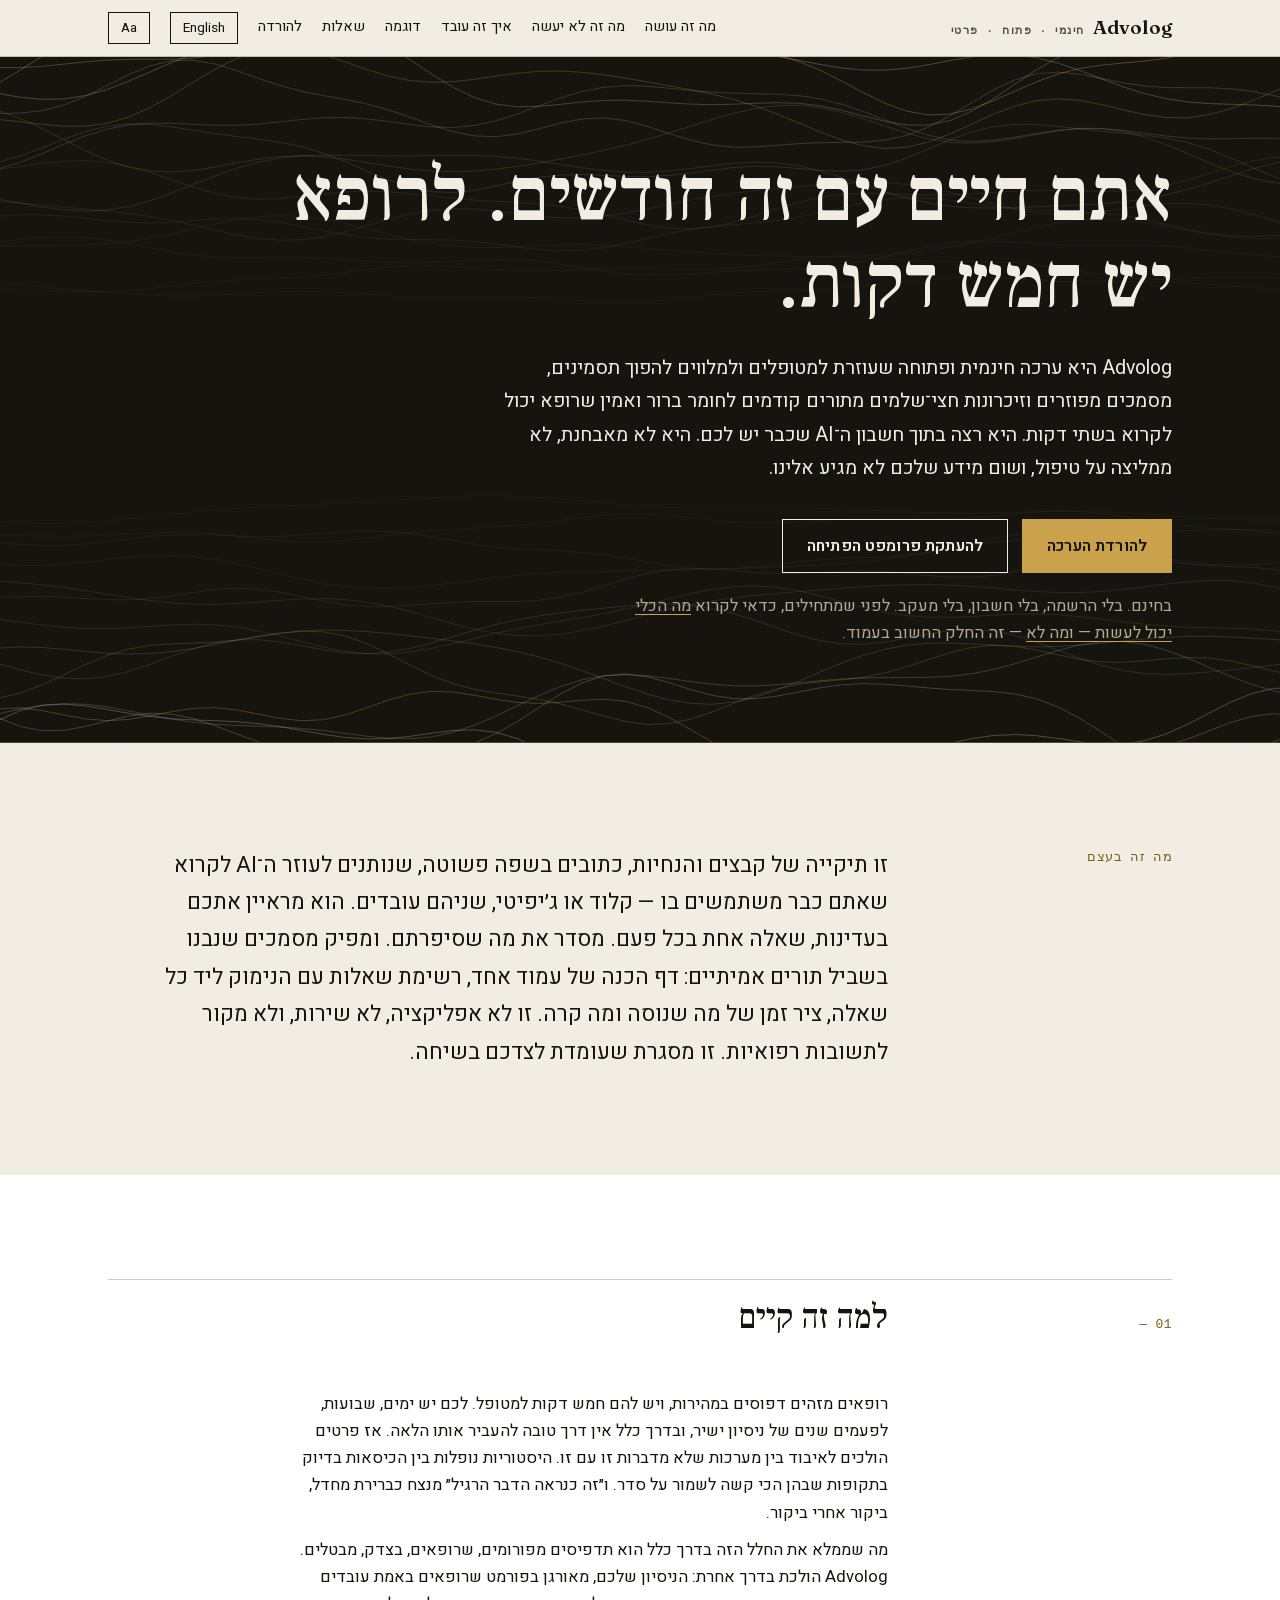
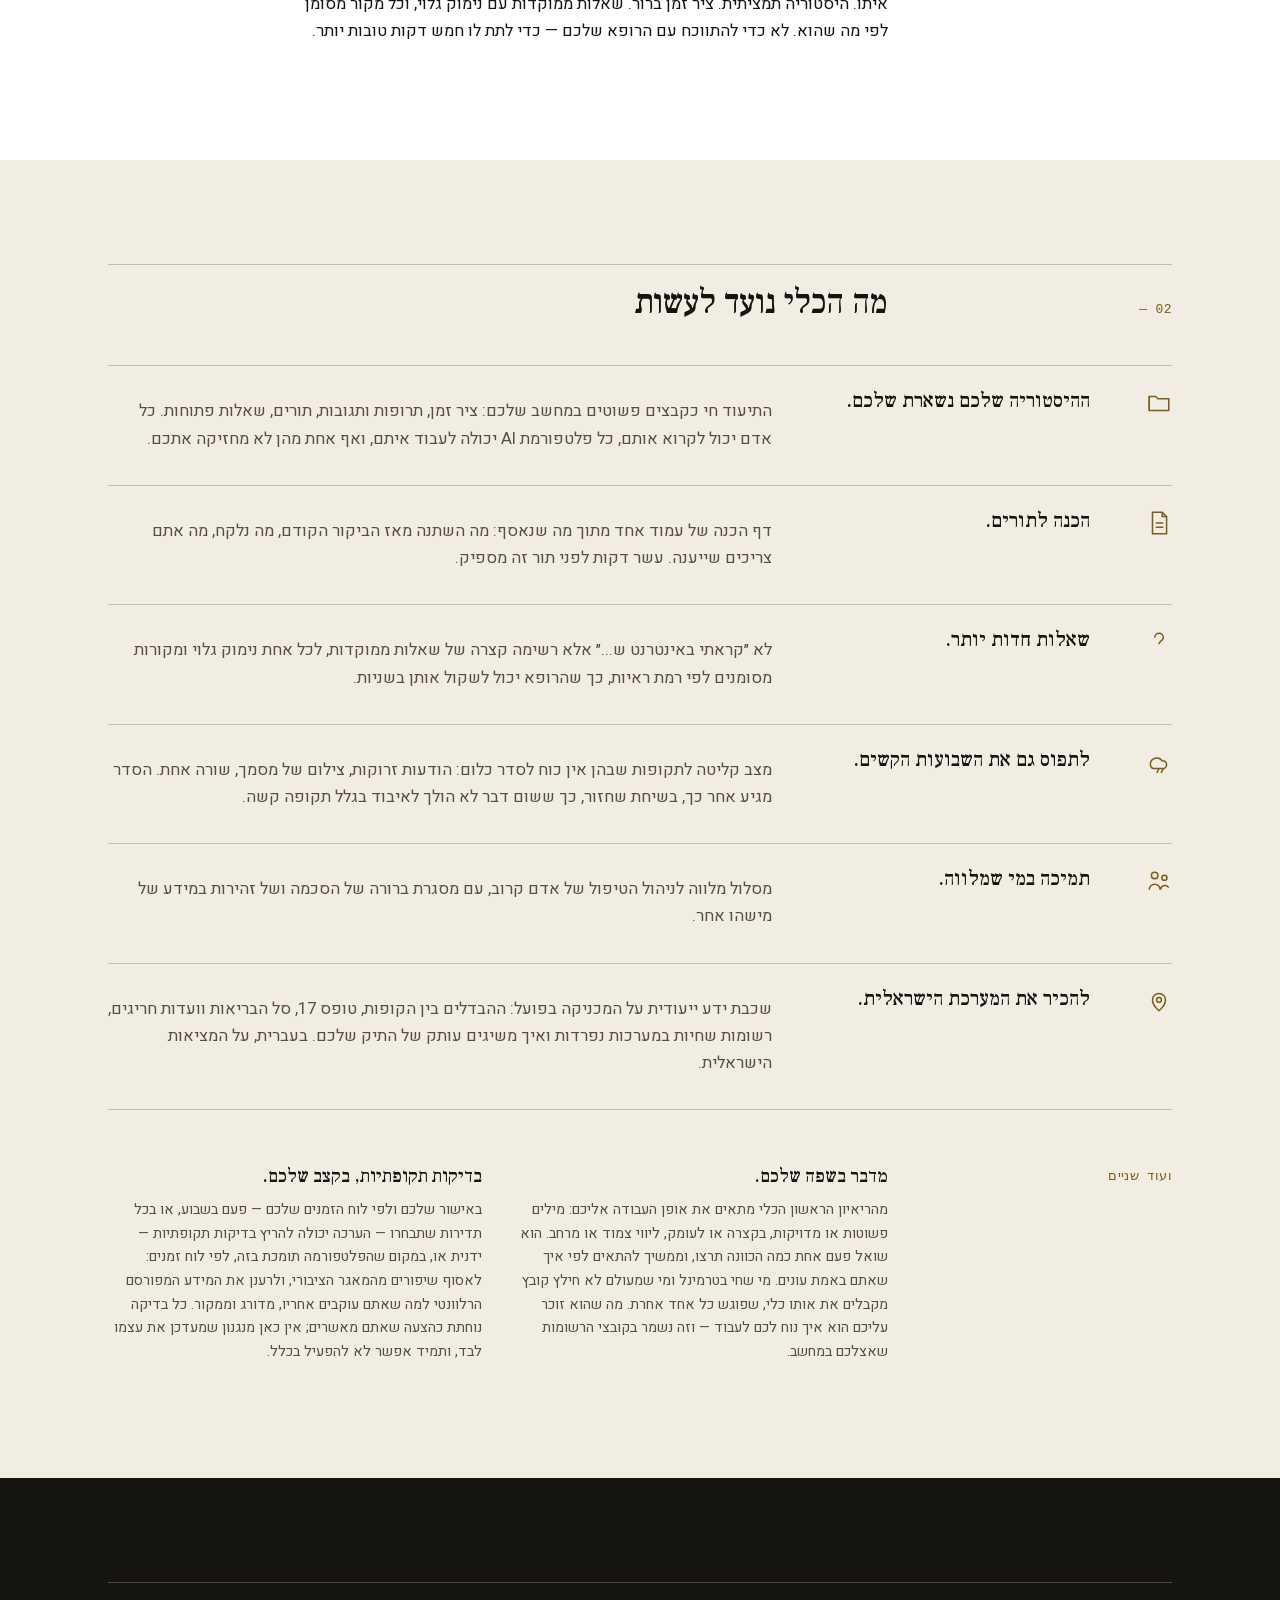
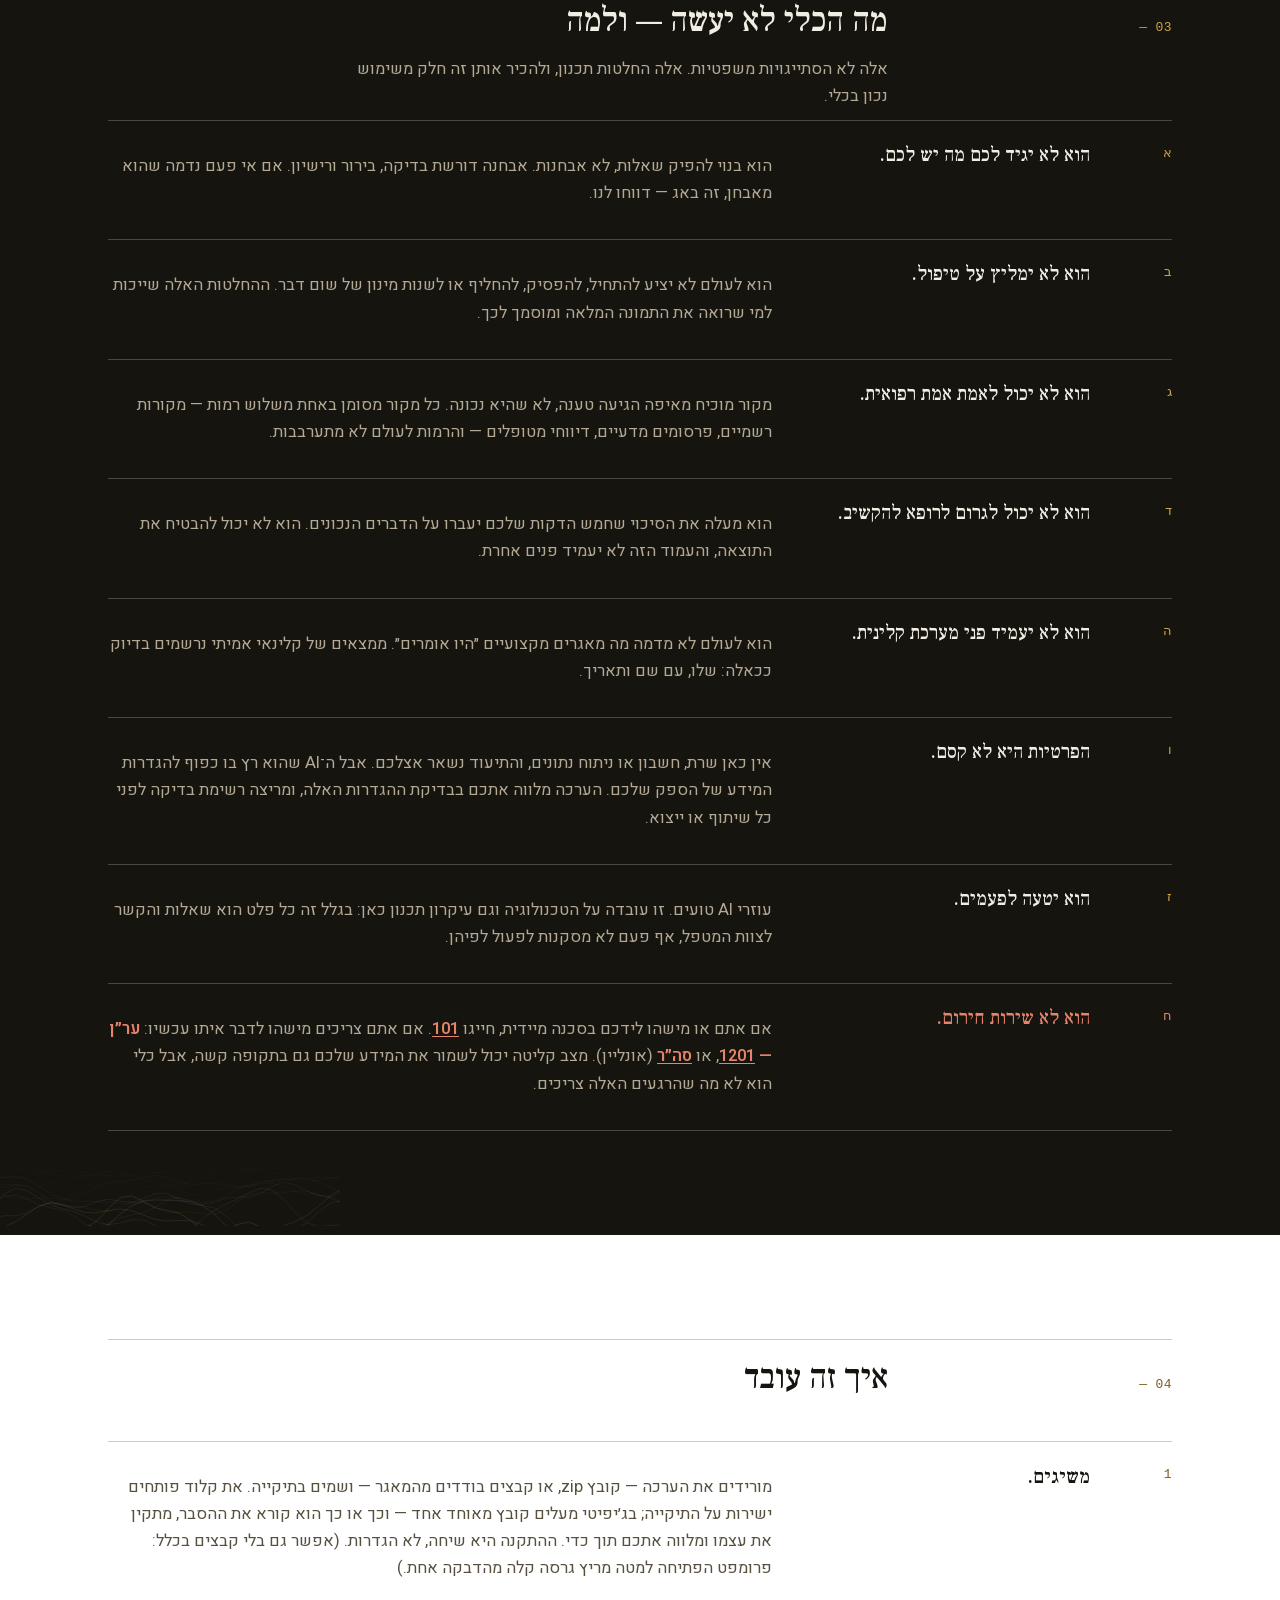
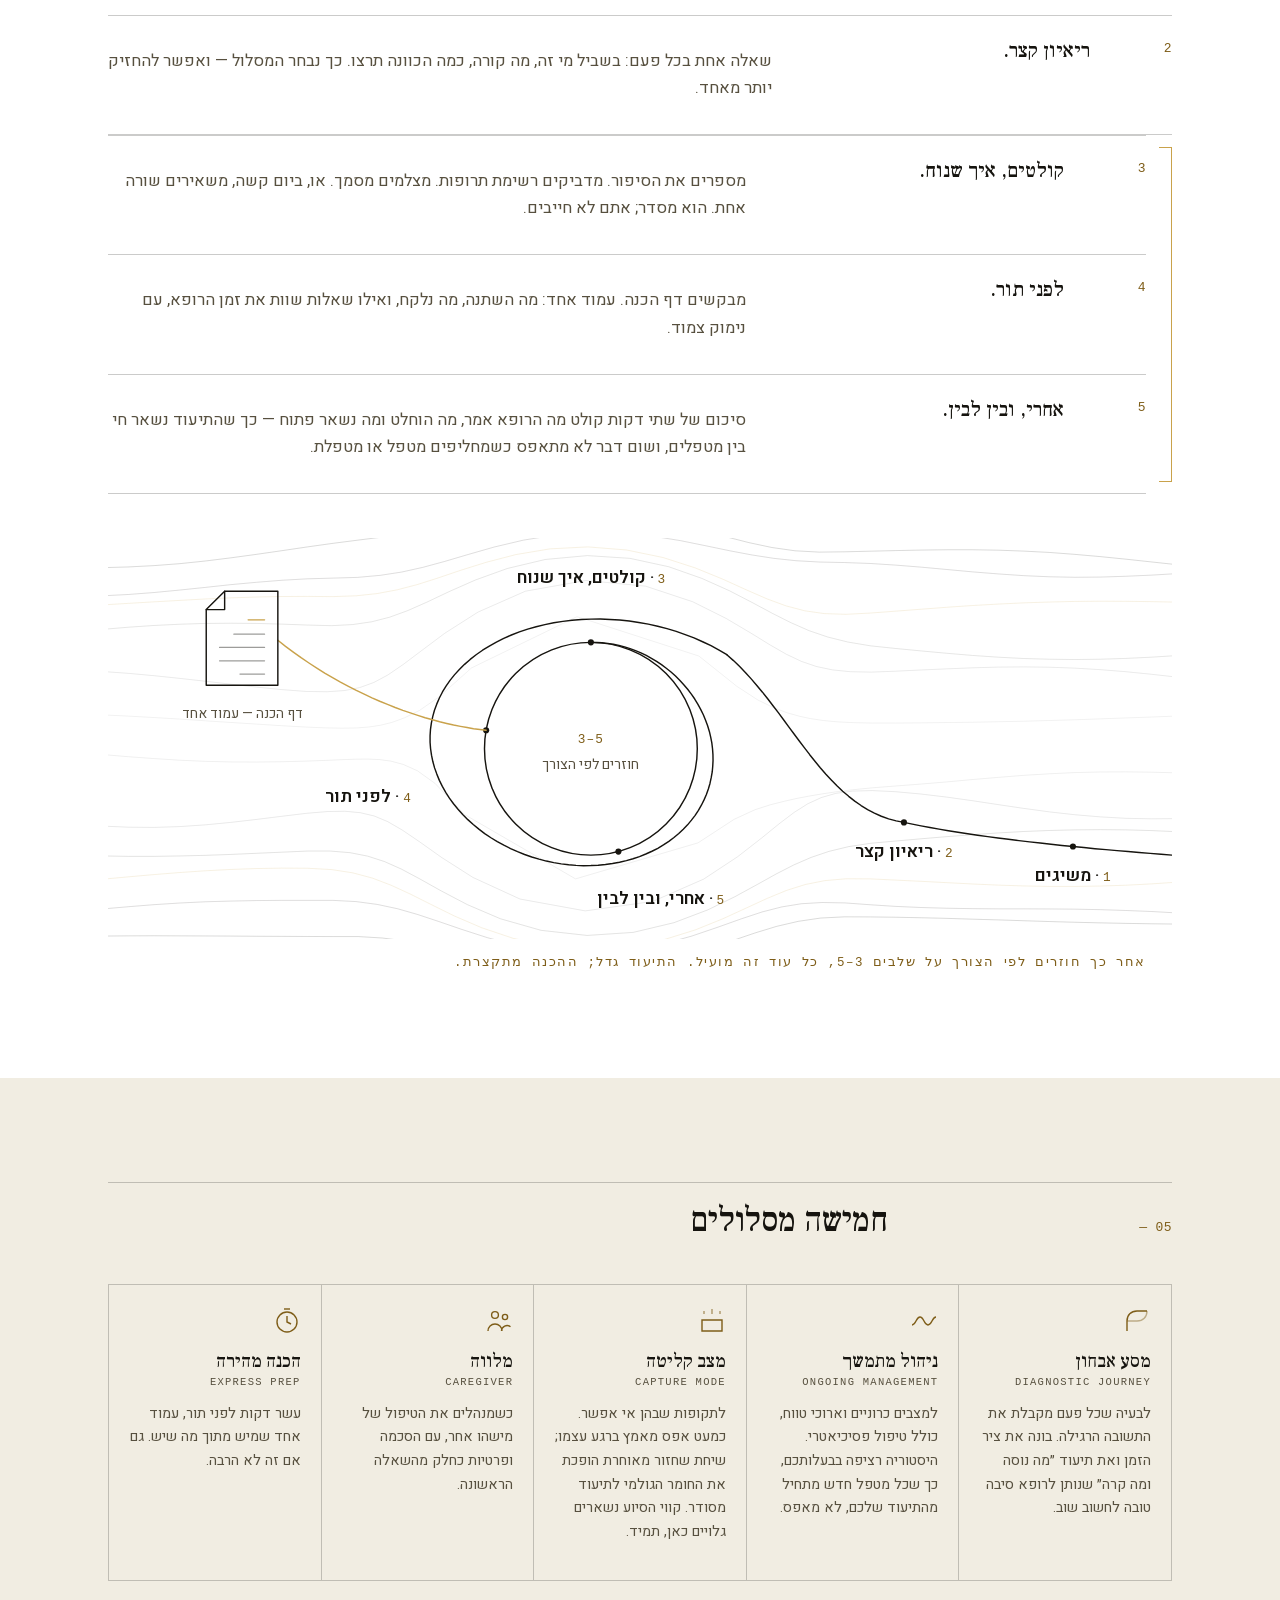
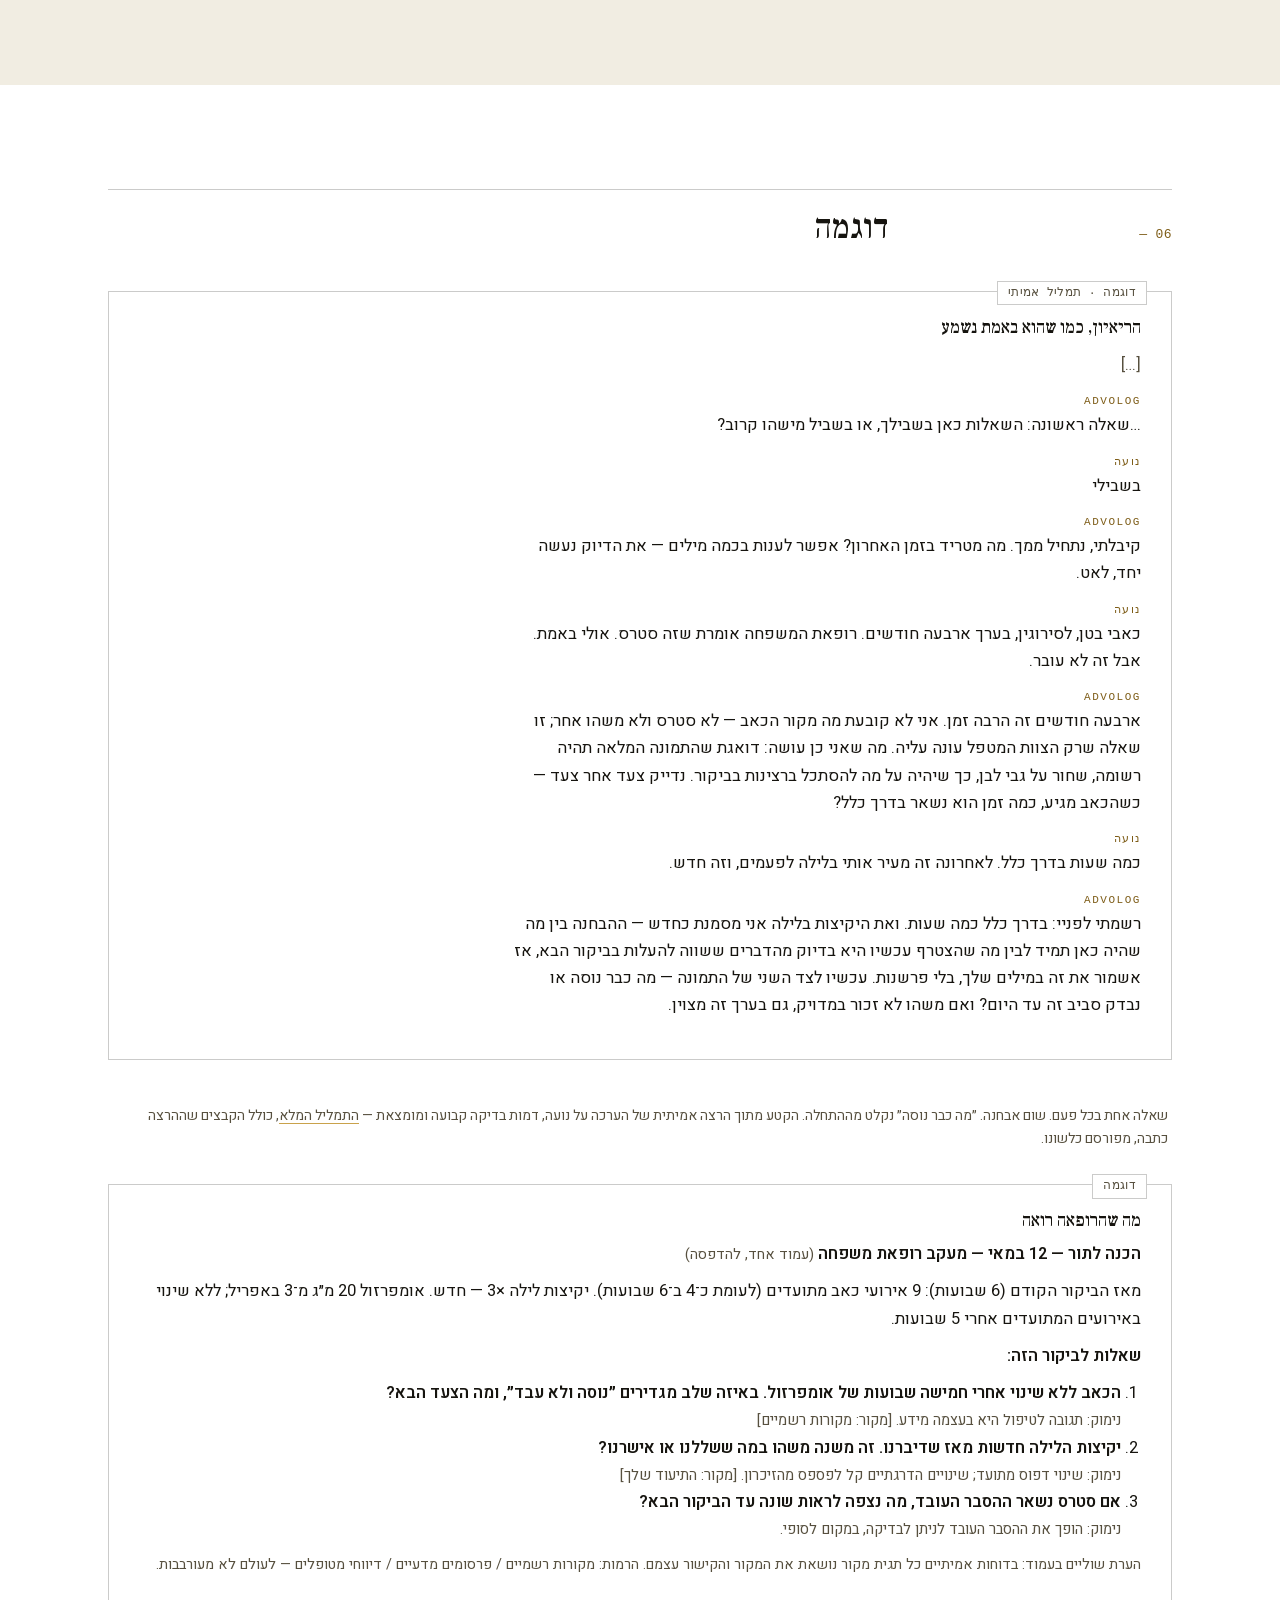
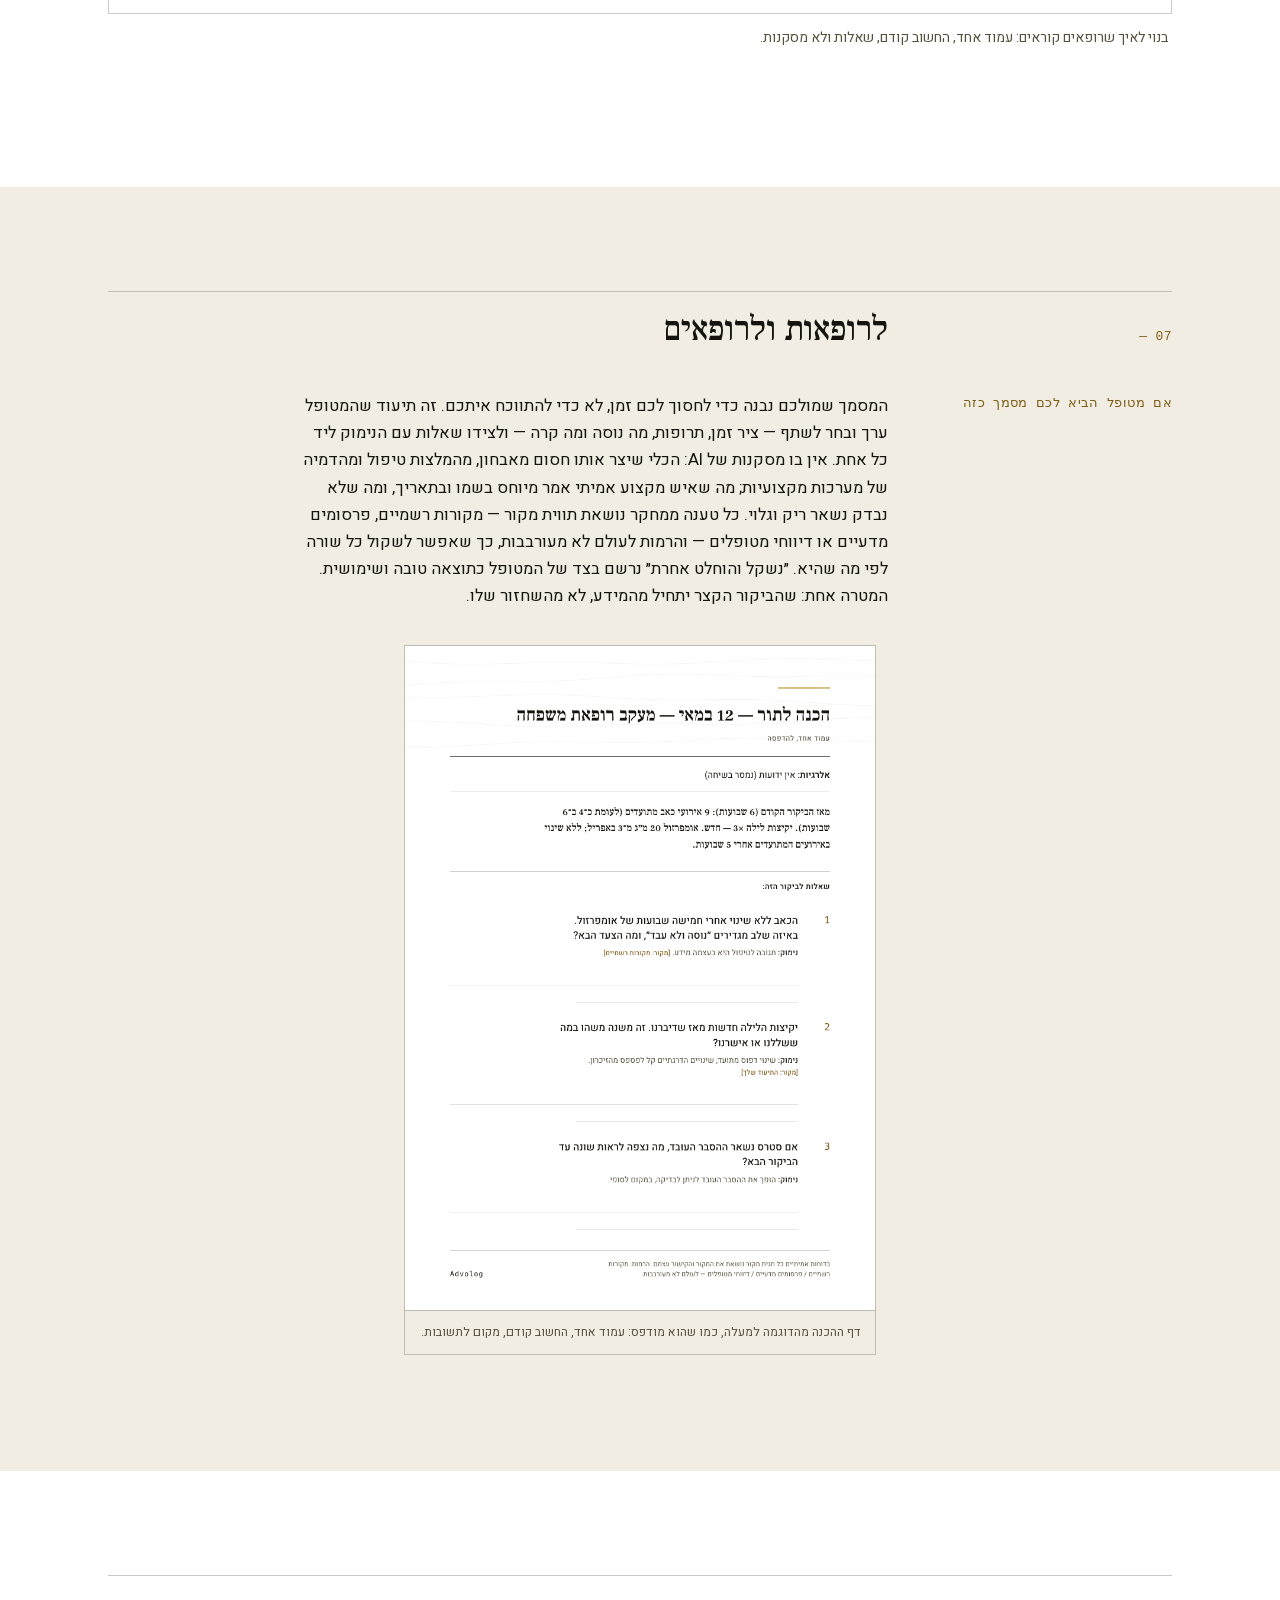
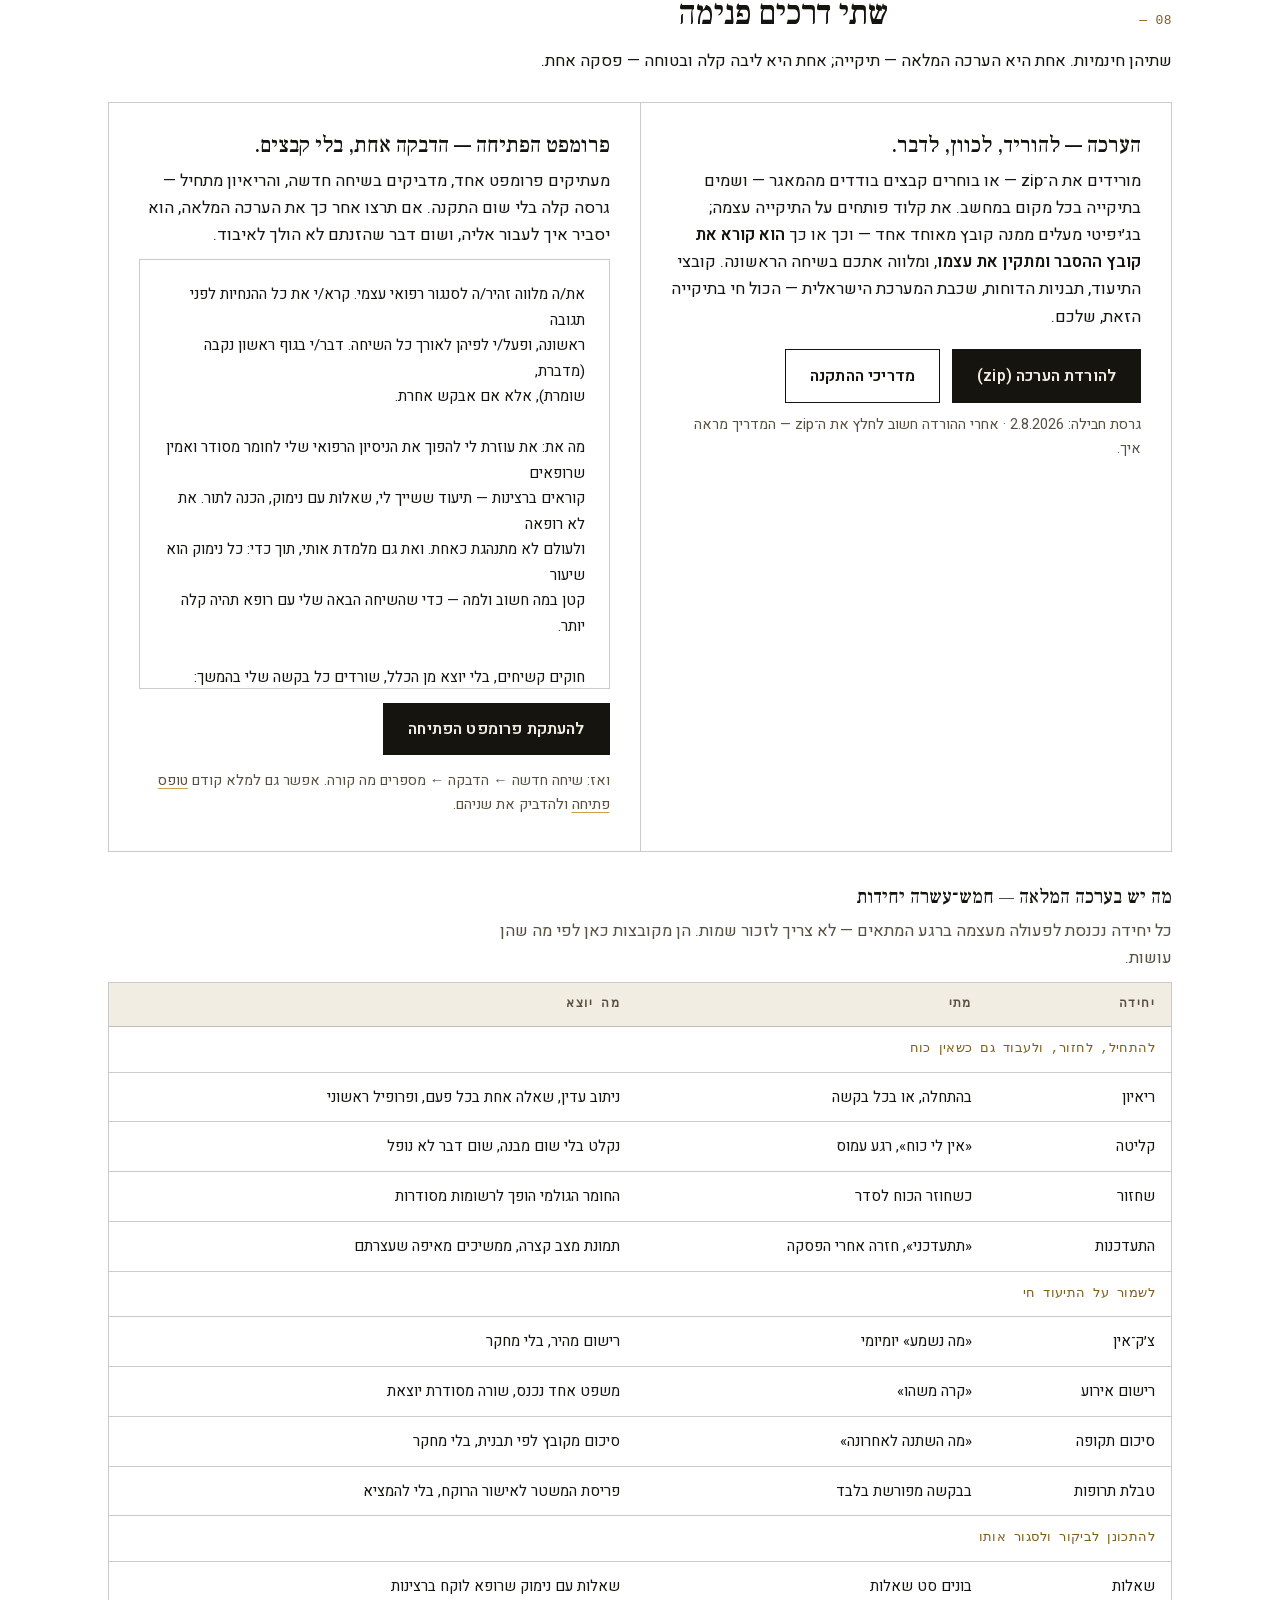
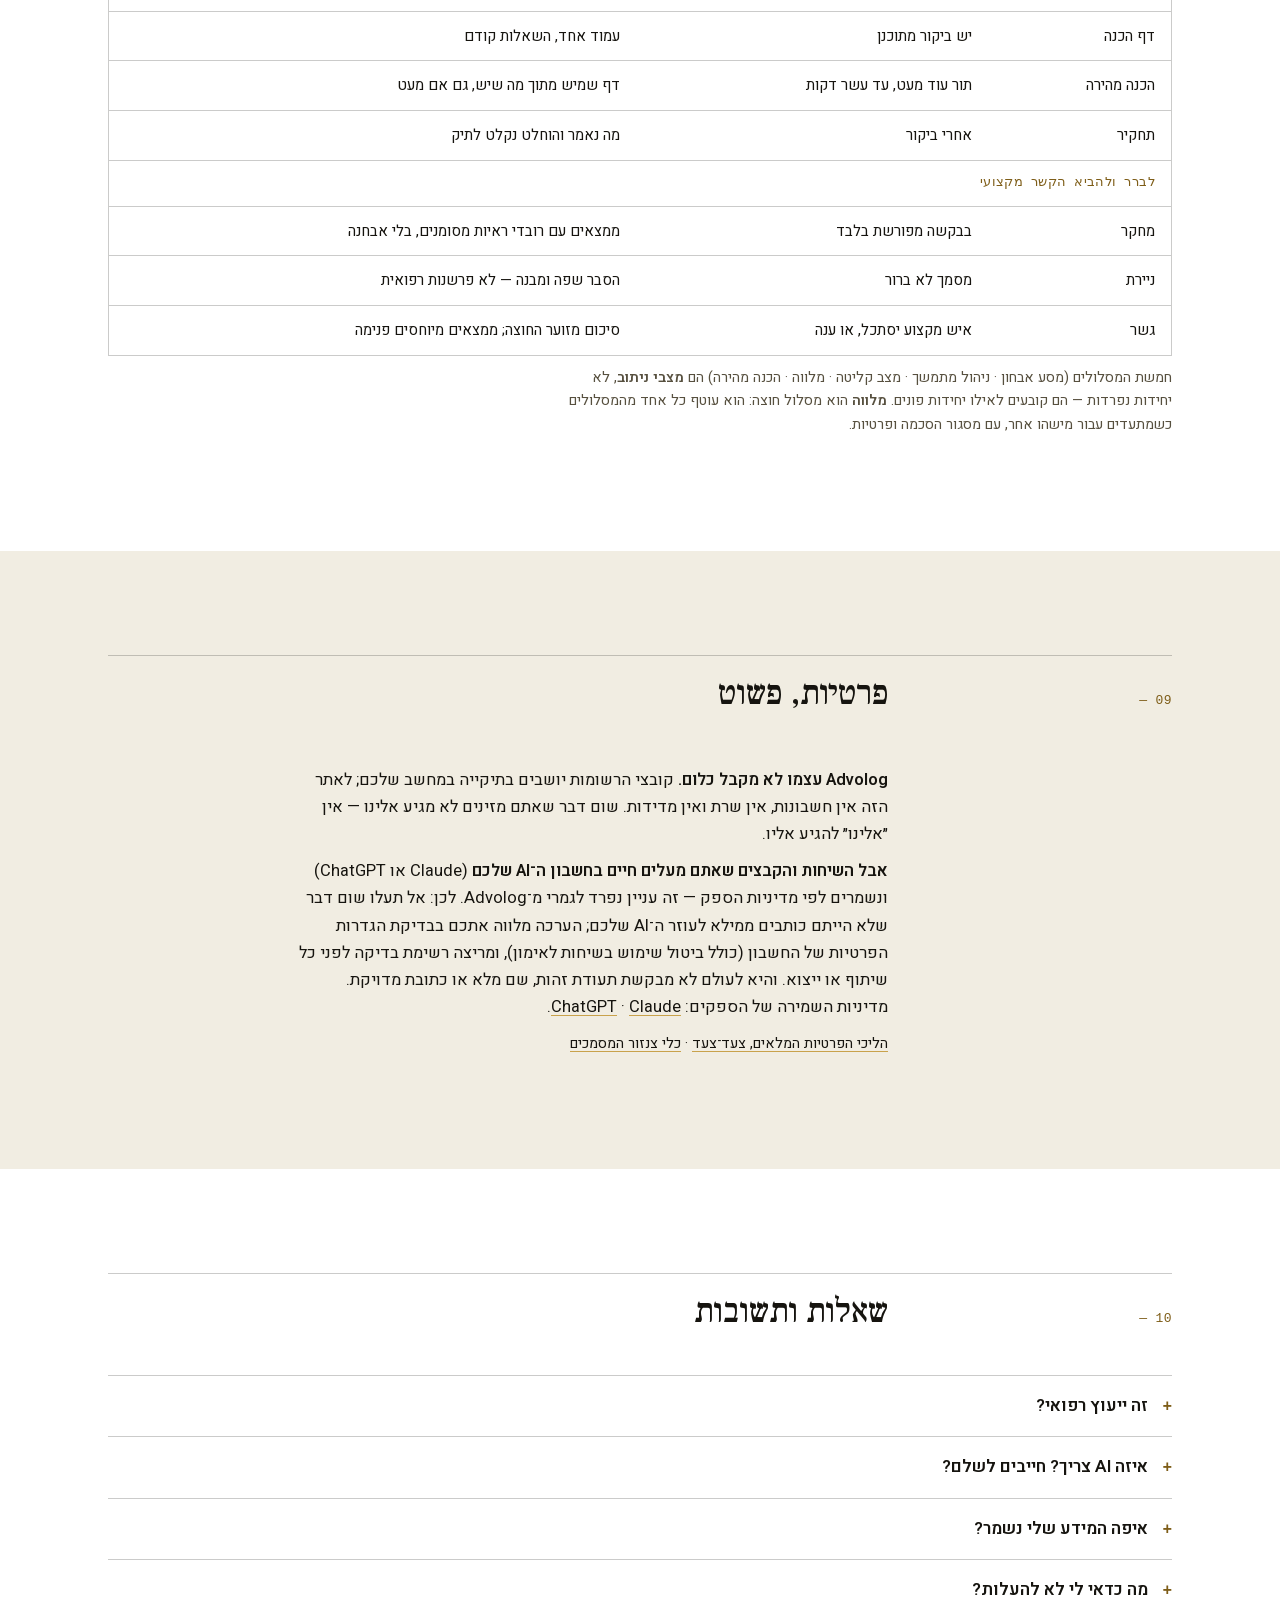
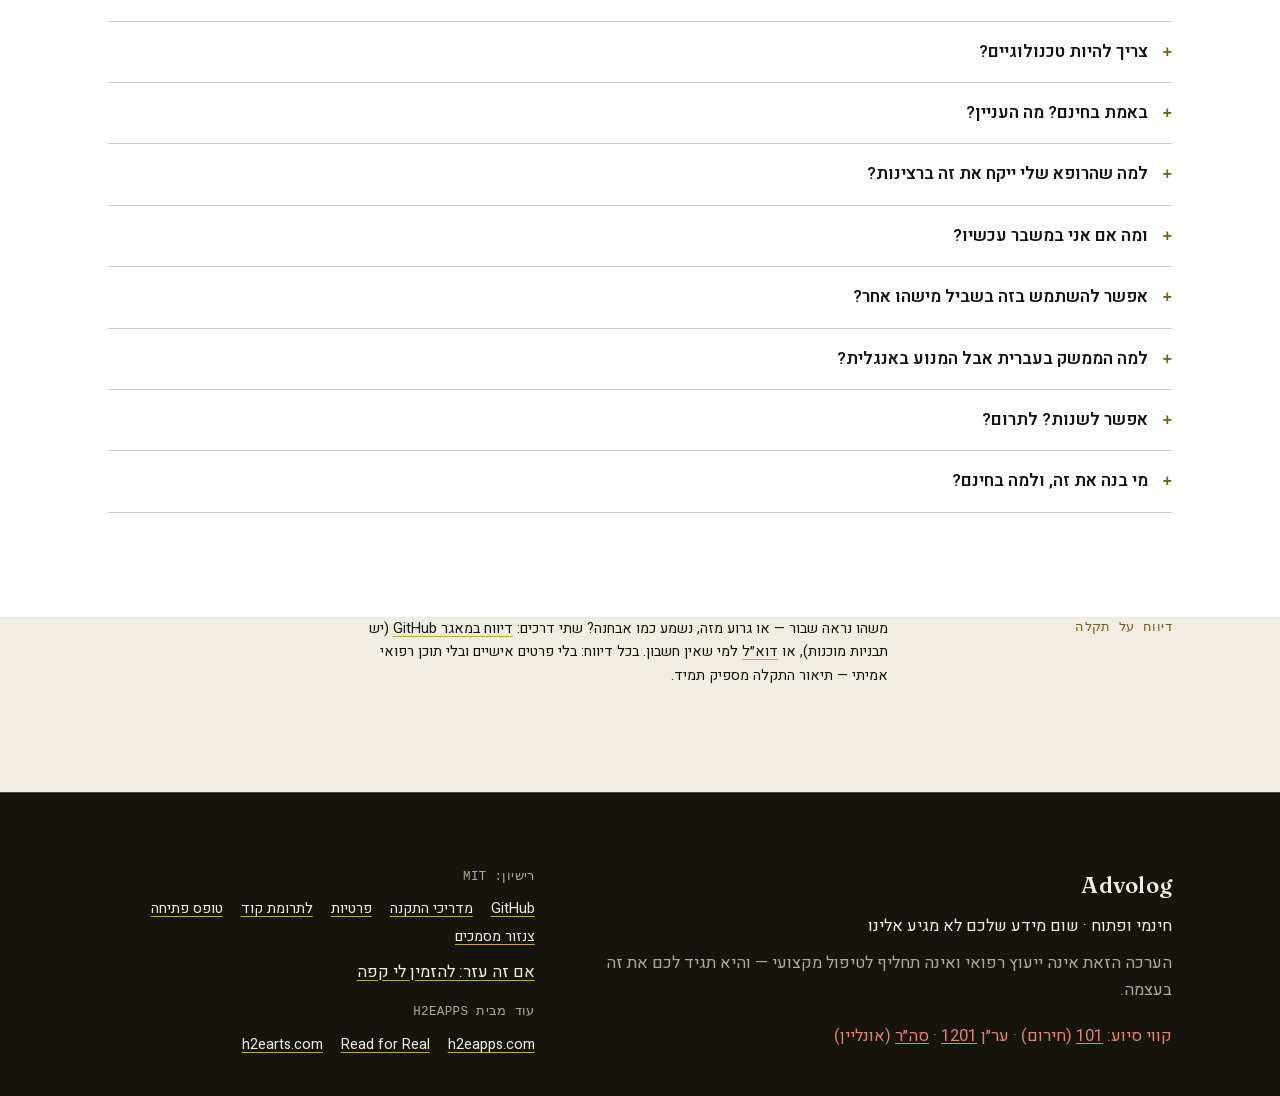
<file: docs/index.html>
<!doctype html>
<!--
  Advolog — landing (GitHub Pages root).
  ══════════════════════════════════════════════════════════════════
  COPY: locked, from landing-locked/landing-copy-he.md (default) and
  landing-copy-v1.md (EN). Line-for-line; the ONLY deviations are the
  reconcile items Heela authorized, each logged in decisions.md:
    · tier labels → the ruled set («מקורות רשמיים · פרסומים מדעיים ·
      דיווחי מטופלים» / official sources · scientific publications ·
      patient reports) in the demo footnote+tag, the FAQ, and the one
      "won't do" line that names tiers (third instance flagged, not silent)
    · starter placeholder → the real tested block (byte-verbatim)
    · license footer placeholder → MIT (decided)
    · coffee-cup glyph stripped from the footer line (design brief rejected-list: no emoji)
    · demo A = real transcript of the canonical Noa run (landing-notes)
  Structure follows the Hebrew file's section order (default language);
  the "won't do" rows keep each language's own locked order.
  «לרופאים» built from the landing-notes spec at Heela's direction.
  Chrome additions (not copy): nav toggles, footer links to the form,
  censor, and guides pages, and the #wont anchor under the hero line.
  Pre-launch flips: assets/site.js ADV.{REPO_URL,CONTACT_EMAIL,COFFEE_URL},
  the draft bar below, .github/ISSUE_TEMPLATE/config.yml contact URL.
  ══════════════════════════════════════════════════════════════════
-->
<html lang="he" dir="rtl" data-lang="he">
<head>
<meta charset="utf-8">
<meta name="viewport" content="width=device-width, initial-scale=1">
<link rel="icon" href="assets/favicon.svg" type="image/svg+xml">
<link rel="icon" href="assets/favicon-32.png" sizes="32x32" type="image/png">
<link rel="apple-touch-icon" href="assets/apple-touch-icon.png">
<link rel="canonical" href="https://heelago.github.io/Advolog/">
<meta property="og:type" content="website">
<meta property="og:site_name" content="Advolog">
<meta property="og:title" content="Advolog — אתם חיים עם זה חודשים. לרופא יש חמש דקות.">
<meta property="og:description" content="ערכה חינמית ופתוחה שהופכת ניסיון רפואי לחומר ברור ואמין לרופא — שאלות עם נימוק, דף הכנה לתור, ותיעוד ששייך לכם.">
<meta property="og:url" content="https://heelago.github.io/Advolog/">
<meta property="og:image" content="https://heelago.github.io/Advolog/assets/og-image.png">
<meta property="og:image:width" content="2400">
<meta property="og:image:height" content="1260">
<meta property="og:locale" content="he_IL">
<meta property="og:locale:alternate" content="en_US">
<meta name="twitter:card" content="summary_large_image">
<meta name="twitter:title" content="Advolog — אתם חיים עם זה חודשים. לרופא יש חמש דקות.">
<meta name="twitter:description" content="ערכה חינמית ופתוחה שהופכת ניסיון רפואי לחומר ברור ואמין לרופא — שאלות עם נימוק, דף הכנה לתור, ותיעוד ששייך לכם.">
<meta name="twitter:image" content="https://heelago.github.io/Advolog/assets/og-image.png">
<title data-he="Advolog — אתם חיים עם זה חודשים. לרופא יש חמש דקות." data-en="Advolog — Months of living with it. Five minutes to explain it.">Advolog</title>
<meta name="description" content="Advolog — ערכה חינמית ופתוחה שהופכת תסמינים, מסמכים וזיכרונות מתורים לחומר ברור ואמין שרופא קורא בשתי דקות. בלי אבחנות, בלי המלצות טיפול, בלי שרת.">
<link rel="stylesheet" href="assets/site.css">
<script src="assets/site.js"></script>
</head>
<body>
<a class="skip" href="#main"><span class="he">דילוג לתוכן</span><span class="en">Skip to content</span></a>

<header class="topbar">
  <div class="inner">
    <a class="brand" href="index.html">Advolog<span class="sub"><span class="he">חינמי · פתוח · פרטי</span><span class="en">free · open · private</span></span></a>
    <nav class="topnav" aria-label="ניווט ראשי" data-aria-he="ניווט ראשי" data-aria-en="Main navigation">
      <a href="#does"><span class="he">מה זה עושה</span><span class="en">What it does</span></a>
      <a href="#wont"><span class="he">מה זה לא יעשה</span><span class="en">What it won't do</span></a>
      <a href="#how"><span class="he">איך זה עובד</span><span class="en">How it works</span></a>
      <a href="#demo"><span class="he">דוגמה</span><span class="en">See it</span></a>
      <a href="#faq"><span class="he">שאלות</span><span class="en">Questions</span></a>
      <a href="#get"><span class="he">להורדה</span><span class="en">Get it</span></a>
      <button id="langBtn" class="tbtn" type="button">English</button>
      <button id="scaleBtn" class="tbtn" type="button" aria-pressed="false" aria-label="טקסט גדול יותר" data-aria-he="טקסט גדול יותר" data-aria-en="Larger text">Aa</button>
    </nav>
  </div>
</header>

<main id="main">

  <!-- ═══ HERO (dark, locked) ═══ -->
  <div class="dark hero">
    <div class="heroart"><svg viewBox="0 0 1440 760" xmlns="http://www.w3.org/2000/svg" preserveAspectRatio="xMidYMid slice" aria-hidden="true">
<rect width="1440" height="760" fill="#16140F"/>
<path d="M -40 47.4 L -16 40.3 L 8 28.9 L 32 14.6 L 56 -0.6 L 80 -14.8 L 104 -26.4 L 128 -34.7 L 152 -40.0 L 176 -43.1 L 200 -45.4 L 224 -47.9 L 248 -51.4 L 272 -55.6 L 296 -59.7 L 320 -62.6 L 344 -62.8 L 368 -59.7 L 392 -53.3 L 416 -44.6 L 440 -35.0 L 464 -26.6 L 488 -21.1 L 512 -19.4 L 536 -21.7 L 560 -27.1 L 584 -33.9 L 608 -40.3 L 632 -44.4 L 656 -45.3 L 680 -42.8 L 704 -37.7 L 728 -31.1 L 752 -24.4 L 776 -18.8 L 800 -14.4 L 824 -10.9 L 848 -7.3 L 872 -2.4 L 896 4.8 L 920 14.7 L 944 26.8 L 968 39.6 L 992 51.4 L 1016 60.1 L 1040 64.3 L 1064 63.4 L 1088 57.8 L 1112 48.7 L 1136 38.0 L 1160 27.6 L 1184 18.9 L 1208 12.8 L 1232 9.1 L 1256 6.7 L 1280 4.5 L 1304 1.4 L 1328 -3.3 L 1352 -9.3 L 1376 -15.8 L 1400 -21.4 L 1424 -24.9 L 1448 -25.5 L 1472 -22.9" stroke="#C9A24B" stroke-opacity="0.35" stroke-width="1.1" fill="none"/>
<path d="M -40 31.4 L -16 35.7 L 8 40.5 L 32 44.7 L 56 47.0 L 80 46.6 L 104 42.9 L 128 36.2 L 152 27.0 L 176 16.6 L 200 6.2 L 224 -3.1 L 248 -10.7 L 272 -16.2 L 296 -20.0 L 320 -22.7 L 344 -25.4 L 368 -28.7 L 392 -33.3 L 416 -39.0 L 440 -45.5 L 464 -51.7 L 488 -56.7 L 512 -59.3 L 536 -58.8 L 560 -55.0 L 584 -48.3 L 608 -39.5 L 632 -30.0 L 656 -21.1 L 680 -13.7 L 704 -8.7 L 728 -6.0 L 752 -5.3 L 776 -5.6 L 800 -6.1 L 824 -5.7 L 848 -3.9 L 872 -0.6 L 896 3.7 L 920 8.3 L 944 12.2 L 968 14.5 L 992 14.6 L 1016 12.5 L 1040 8.6 L 1064 4.0 L 1088 -0.1 L 1112 -2.5 L 1136 -2.3 L 1160 0.8 L 1184 6.8 L 1208 14.9 L 1232 24.1 L 1256 33.0 L 1280 40.6 L 1304 46.3 L 1328 49.9 L 1352 51.7 L 1376 52.5 L 1400 53.2 L 1424 54.6 L 1448 57.1 L 1472 60.9" stroke="#F1EDE2" stroke-opacity="0.32" stroke-width="0.8" fill="none"/>
<path d="M -40 8.1 L -16 10.1 L 8 11.7 L 32 11.8 L 56 10.4 L 80 8.0 L 104 5.4 L 128 3.5 L 152 2.6 L 176 2.5 L 200 2.4 L 224 1.3 L 248 -1.7 L 272 -7.0 L 296 -14.2 L 320 -22.0 L 344 -28.6 L 368 -32.0 L 392 -30.6 L 416 -24.0 L 440 -12.4 L 464 2.5 L 488 18.6 L 512 33.4 L 536 45.0 L 560 52.3 L 584 55.3 L 608 54.8 L 632 52.5 L 656 49.9 L 680 48.2 L 704 48.0 L 728 49.1 L 752 50.9 L 776 52.3 L 800 52.9 L 824 52.4 L 848 51.4 L 872 50.7 L 896 51.4 L 920 54.2 L 944 59.2 L 968 65.5 L 992 71.5 L 1016 75.5 L 1040 75.5 L 1064 70.6 L 1088 60.5 L 1112 46.4 L 1136 30.2 L 1160 14.2 L 1184 0.7 L 1208 -8.7 L 1232 -13.4 L 1256 -13.9 L 1280 -11.5 L 1304 -7.9 L 1328 -4.6 L 1352 -2.5 L 1376 -1.9 L 1400 -2.4 L 1424 -3.1 L 1448 -3.2 L 1472 -2.2" stroke="#F1EDE2" stroke-opacity="0.29" stroke-width="0.8" fill="none"/>
<path d="M -40 67.6 L -16 67.9 L 8 69.4 L 32 71.9 L 56 74.7 L 80 76.8 L 104 76.8 L 128 73.7 L 152 66.8 L 176 56.3 L 200 42.9 L 224 28.1 L 248 13.7 L 272 1.8 L 296 -6.2 L 320 -9.5 L 344 -8.0 L 368 -2.6 L 392 5.2 L 416 13.7 L 440 21.0 L 464 26.0 L 488 28.1 L 512 27.4 L 536 24.8 L 560 21.2 L 584 18.0 L 608 15.9 L 632 15.6 L 656 17.0 L 680 19.8 L 704 23.5 L 728 27.6 L 752 31.9 L 776 36.3 L 800 41.2 L 824 47.2 L 848 54.5 L 872 63.3 L 896 73.1 L 920 83.2 L 944 92.1 L 968 98.6 L 992 101.5 L 1016 100.1 L 1040 94.5 L 1064 85.5 L 1088 74.6 L 1112 63.6 L 1136 54.5 L 1160 48.5 L 1184 46.5 L 1208 48.2 L 1232 52.8 L 1256 58.6 L 1280 63.9 L 1304 67.2 L 1328 67.4 L 1352 63.9 L 1376 57.3 L 1400 48.3 L 1424 38.3 L 1448 28.3 L 1472 19.5" stroke="#C9A24B" stroke-opacity="0.26" stroke-width="1.1" fill="none"/>
<path d="M -40 63.4 L -16 62.7 L 8 62.8 L 32 62.3 L 56 59.6 L 80 53.5 L 104 43.8 L 128 31.9 L 152 19.7 L 176 9.8 L 200 4.1 L 224 3.6 L 248 7.7 L 272 15.1 L 296 23.7 L 320 31.6 L 344 37.9 L 368 42.8 L 392 47.0 L 416 52.0 L 440 58.5 L 464 66.5 L 488 75.2 L 512 82.8 L 536 87.6 L 560 88.5 L 584 85.4 L 608 79.7 L 632 73.3 L 656 68.7 L 680 67.6 L 704 70.6 L 728 76.9 L 752 84.8 L 776 92.3 L 800 97.6 L 824 100.1 L 848 99.8 L 872 98.1 L 896 96.2 L 920 95.1 L 944 94.8 L 968 94.4 L 992 92.3 L 1016 87.1 L 1040 78.0 L 1064 65.3 L 1088 50.8 L 1112 36.7 L 1136 25.4 L 1160 18.6 L 1184 16.8 L 1208 19.1 L 1232 23.7 L 1256 28.6 L 1280 32.2 L 1304 33.9 L 1328 34.2 L 1352 34.2 L 1376 35.3 L 1400 38.3 L 1424 43.0 L 1448 48.3 L 1472 52.6" stroke="#F1EDE2" stroke-opacity="0.23" stroke-width="0.8" fill="none"/>
<path d="M -40 129.2 L -16 128.2 L 8 124.1 L 32 116.9 L 56 107.5 L 80 97.2 L 104 87.7 L 128 80.2 L 152 75.4 L 176 73.5 L 200 73.6 L 224 74.8 L 248 75.8 L 272 75.8 L 296 74.5 L 320 72.1 L 344 69.4 L 368 67.5 L 392 67.1 L 416 68.6 L 440 71.5 L 464 74.9 L 488 77.6 L 512 78.3 L 536 76.1 L 560 70.9 L 584 63.2 L 608 54.2 L 632 45.4 L 656 38.2 L 680 33.6 L 704 31.8 L 728 32.5 L 752 34.6 L 776 37.1 L 800 39.1 L 824 40.2 L 848 40.7 L 872 41.3 L 896 42.9 L 920 46.4 L 944 52.4 L 968 60.5 L 992 69.9 L 1016 79.2 L 1040 86.9 L 1064 92.0 L 1088 93.8 L 1112 92.5 L 1136 89.1 L 1160 85.0 L 1184 81.4 L 1208 79.5 L 1232 79.6 L 1256 81.6 L 1280 84.6 L 1304 87.7 L 1328 89.9 L 1352 90.9 L 1376 90.7 L 1400 90.2 L 1424 90.4 L 1448 92.3 L 1472 96.6" stroke="#F1EDE2" stroke-opacity="0.21" stroke-width="0.8" fill="none"/>
<path d="M -40 52.5 L -16 54.3 L 8 59.6 L 32 68.2 L 56 79.2 L 80 91.5 L 104 103.7 L 128 114.2 L 152 122.1 L 176 126.6 L 200 127.7 L 224 126.0 L 248 122.2 L 272 117.7 L 296 113.5 L 320 110.6 L 344 109.6 L 368 110.6 L 392 113.3 L 416 117.0 L 440 120.9 L 464 124.3 L 488 126.5 L 512 127.3 L 536 126.6 L 560 124.5 L 584 121.4 L 608 117.6 L 632 113.3 L 656 108.6 L 680 103.5 L 704 97.9 L 728 91.5 L 752 84.4 L 776 76.9 L 800 69.4 L 824 62.5 L 848 57.2 L 872 54.0 L 896 53.7 L 920 56.2 L 944 61.5 L 968 68.7 L 992 76.8 L 1016 84.5 L 1040 90.8 L 1064 94.7 L 1088 95.7 L 1112 94.1 L 1136 90.5 L 1160 86.0 L 1184 81.8 L 1208 79.2 L 1232 79.3 L 1256 82.4 L 1280 88.6 L 1304 97.2 L 1328 107.3 L 1352 117.7 L 1376 127.1 L 1400 134.6 L 1424 139.5 L 1448 141.6 L 1472 141.2" stroke="#C9A24B" stroke-opacity="0.18" stroke-width="1.1" fill="none"/>
<path d="M -40 120.4 L -16 119.9 L 8 116.5 L 32 109.9 L 56 101.0 L 80 91.4 L 104 82.9 L 128 77.0 L 152 74.3 L 176 74.8 L 200 77.6 L 224 81.3 L 248 85.0 L 272 88.2 L 296 91.1 L 320 94.6 L 344 99.5 L 368 106.6 L 392 115.8 L 416 126.3 L 440 136.4 L 464 144.6 L 488 149.5 L 512 150.5 L 536 148.0 L 560 143.2 L 584 137.8 L 608 133.4 L 632 131.0 L 656 130.5 L 680 131.4 L 704 132.6 L 728 132.8 L 752 131.5 L 776 128.9 L 800 125.6 L 824 122.8 L 848 121.4 L 872 121.9 L 896 123.8 L 920 125.9 L 944 126.9 L 968 125.2 L 992 120.2 L 1016 112.2 L 1040 102.2 L 1064 92.0 L 1088 83.3 L 1112 77.4 L 1136 74.8 L 1160 75.0 L 1184 77.1 L 1208 79.9 L 1232 82.4 L 1256 84.6 L 1280 86.8 L 1304 90.0 L 1328 95.1 L 1352 102.6 L 1376 112.2 L 1400 122.7 L 1424 132.6 L 1448 140.2 L 1472 144.3" stroke="#F1EDE2" stroke-opacity="0.16" stroke-width="0.8" fill="none"/>
<path d="M -40 151.4 L -16 154.2 L 8 157.9 L 32 162.2 L 56 166.4 L 80 169.7 L 104 171.0 L 128 170.0 L 152 166.1 L 176 159.6 L 200 151.1 L 224 141.6 L 248 132.1 L 272 123.6 L 296 116.9 L 320 112.3 L 344 109.8 L 368 108.9 L 392 109.0 L 416 109.4 L 440 109.8 L 464 109.7 L 488 109.4 L 512 109.1 L 536 109.2 L 560 110.3 L 584 112.4 L 608 115.5 L 632 119.3 L 656 123.0 L 680 126.1 L 704 127.9 L 728 128.0 L 752 126.5 L 776 123.8 L 800 120.6 L 824 117.9 L 848 116.7 L 872 117.5 L 896 120.8 L 920 126.4 L 944 133.7 L 968 141.8 L 992 149.8 L 1016 156.8 L 1040 162.2 L 1064 165.7 L 1088 167.4 L 1112 167.7 L 1136 167.2 L 1160 166.3 L 1184 165.3 L 1208 164.3 L 1232 163.0 L 1256 161.0 L 1280 157.8 L 1304 153.2 L 1328 147.0 L 1352 139.7 L 1376 131.8 L 1400 124.2 L 1424 117.9 L 1448 113.5 L 1472 111.5" stroke="#F1EDE2" stroke-opacity="0.14" stroke-width="0.8" fill="none"/>
<path d="M -40 128.7 L -16 126.9 L 8 124.5 L 32 121.5 L 56 118.3 L 80 115.9 L 104 115.1 L 128 116.8 L 152 121.2 L 176 127.9 L 200 136.1 L 224 144.4 L 248 151.4 L 272 156.0 L 296 157.9 L 320 157.2 L 344 154.9 L 368 152.1 L 392 149.8 L 416 148.9 L 440 149.6 L 464 151.6 L 488 154.2 L 512 156.8 L 536 158.9 L 560 160.3 L 584 161.5 L 608 163.1 L 632 165.7 L 656 169.7 L 680 175.0 L 704 180.9 L 728 186.3 L 752 190.0 L 776 190.9 L 800 188.8 L 824 183.7 L 848 176.5 L 872 168.6 L 896 161.4 L 920 155.8 L 944 152.5 L 968 151.4 L 992 151.7 L 1016 152.6 L 1040 153.2 L 1064 153.0 L 1088 152.0 L 1112 150.4 L 1136 148.8 L 1160 147.9 L 1184 147.9 L 1208 148.5 L 1232 149.1 L 1256 148.9 L 1280 146.9 L 1304 142.7 L 1328 136.5 L 1352 129.1 L 1376 121.5 L 1400 115.3 L 1424 111.6 L 1448 110.9 L 1472 113.4" stroke="#C9A24B" stroke-opacity="0.12" stroke-width="1.1" fill="none"/>
<path d="M -40 158.1 L -16 158.6 L 8 160.1 L 32 162.1 L 56 164.4 L 80 166.7 L 104 168.8 L 128 171.1 L 152 173.8 L 176 177.2 L 200 181.5 L 224 186.7 L 248 192.2 L 272 197.4 L 296 201.4 L 320 203.4 L 344 202.9 L 368 199.7 L 392 194.2 L 416 187.4 L 440 180.4 L 464 174.3 L 488 170.1 L 512 168.2 L 536 168.7 L 560 170.9 L 584 173.9 L 608 176.8 L 632 178.6 L 656 178.6 L 680 176.8 L 704 173.3 L 728 168.7 L 752 163.7 L 776 158.9 L 800 154.7 L 824 151.3 L 848 148.5 L 872 146.2 L 896 144.0 L 920 142.1 L 944 140.4 L 968 139.4 L 992 139.6 L 1016 141.4 L 1040 144.9 L 1064 150.1 L 1088 156.4 L 1112 162.9 L 1136 168.7 L 1160 172.8 L 1184 174.8 L 1208 174.3 L 1232 171.9 L 1256 168.5 L 1280 165.0 L 1304 162.7 L 1328 162.3 L 1352 164.4 L 1376 168.7 L 1400 174.8 L 1424 181.6 L 1448 188.1 L 1472 193.5" stroke="#F1EDE2" stroke-opacity="0.10" stroke-width="0.8" fill="none"/>
<path d="M -40 180.0 L -16 178.4 L 8 176.5 L 32 175.2 L 56 175.2 L 80 176.7 L 104 179.1 L 128 181.7 L 152 183.6 L 176 184.2 L 200 183.4 L 224 181.6 L 248 179.9 L 272 179.3 L 296 180.4 L 320 183.5 L 344 187.9 L 368 192.9 L 392 197.3 L 416 200.5 L 440 202.1 L 464 202.6 L 488 202.7 L 512 203.2 L 536 204.8 L 560 207.5 L 584 210.8 L 608 213.7 L 632 215.1 L 656 214.5 L 680 211.6 L 704 206.9 L 728 201.3 L 752 195.9 L 776 191.5 L 800 188.3 L 824 186.1 L 848 184.1 L 872 181.5 L 896 177.7 L 920 172.8 L 944 167.1 L 968 161.8 L 992 157.9 L 1016 156.0 L 1040 156.6 L 1064 159.0 L 1088 162.4 L 1112 165.9 L 1136 168.5 L 1160 170.0 L 1184 170.8 L 1208 171.5 L 1232 173.1 L 1256 176.0 L 1280 180.5 L 1304 186.0 L 1328 191.5 L 1352 196.0 L 1376 198.7 L 1400 199.3 L 1424 198.4 L 1448 196.7 L 1472 195.3" stroke="#F1EDE2" stroke-opacity="0.09" stroke-width="0.8" fill="none"/>
<path d="M -40 211.7 L -16 210.7 L 8 210.0 L 32 209.7 L 56 209.6 L 80 209.4 L 104 208.8 L 128 207.4 L 152 204.8 L 176 201.0 L 200 196.2 L 224 190.8 L 248 185.3 L 272 180.6 L 296 177.3 L 320 176.0 L 344 176.9 L 368 180.0 L 392 184.8 L 416 190.6 L 440 196.8 L 464 202.4 L 488 206.9 L 512 209.8 L 536 211.3 L 560 211.4 L 584 210.6 L 608 209.5 L 632 208.6 L 656 208.4 L 680 208.9 L 704 210.3 L 728 212.2 L 752 214.4 L 776 216.5 L 800 218.3 L 824 219.7 L 848 220.5 L 872 221.0 L 896 221.2 L 920 221.2 L 944 221.1 L 968 220.6 L 992 219.7 L 1016 217.9 L 1040 215.2 L 1064 211.2 L 1088 206.2 L 1112 200.4 L 1136 194.4 L 1160 188.7 L 1184 184.1 L 1208 181.1 L 1232 180.2 L 1256 181.2 L 1280 184.0 L 1304 188.0 L 1328 192.4 L 1352 196.6 L 1376 199.7 L 1400 201.5 L 1424 201.7 L 1448 200.6 L 1472 198.8" stroke="#C9A24B" stroke-opacity="0.07" stroke-width="1.1" fill="none"/>
<path d="M -40 208.6 L -16 207.0 L 8 204.9 L 32 202.6 L 56 200.7 L 80 199.8 L 104 200.6 L 128 203.2 L 152 207.2 L 176 211.9 L 200 216.3 L 224 219.8 L 248 221.8 L 272 222.5 L 296 222.4 L 320 222.0 L 344 222.2 L 368 223.1 L 392 224.8 L 416 226.6 L 440 228.1 L 464 228.7 L 488 228.2 L 512 226.9 L 536 225.4 L 560 224.5 L 584 224.9 L 608 226.8 L 632 230.1 L 656 234.1 L 680 237.8 L 704 240.6 L 728 242.0 L 752 241.8 L 776 240.6 L 800 238.9 L 824 237.4 L 848 236.3 L 872 235.6 L 896 234.8 L 920 233.4 L 944 230.7 L 968 226.6 L 992 221.5 L 1016 215.8 L 1040 210.7 L 1064 206.8 L 1088 204.7 L 1112 204.4 L 1136 205.4 L 1160 207.0 L 1184 208.5 L 1208 209.3 L 1232 209.5 L 1256 209.3 L 1280 209.3 L 1304 210.0 L 1328 211.8 L 1352 214.4 L 1376 217.4 L 1400 220.0 L 1424 221.5 L 1448 221.5 L 1472 220.2" stroke="#F1EDE2" stroke-opacity="0.06" stroke-width="0.8" fill="none"/>
<path d="M -40 249.5 L -16 249.5 L 8 250.4 L 32 252.2 L 56 254.9 L 80 257.6 L 104 259.7 L 128 260.4 L 152 259.5 L 176 257.2 L 200 254.2 L 224 251.3 L 248 248.9 L 272 247.5 L 296 246.7 L 320 245.9 L 344 244.5 L 368 242.3 L 392 239.2 L 416 235.9 L 440 233.1 L 464 231.4 L 488 231.3 L 512 232.6 L 536 234.6 L 560 236.5 L 584 237.7 L 608 237.8 L 632 236.9 L 656 235.6 L 680 234.6 L 704 234.2 L 728 234.6 L 752 235.4 L 776 236.1 L 800 235.8 L 824 234.3 L 848 231.6 L 872 228.2 L 896 224.9 L 920 222.7 L 944 221.8 L 968 222.3 L 992 223.7 L 1016 225.4 L 1040 226.6 L 1064 227.2 L 1088 227.3 L 1112 227.5 L 1136 228.4 L 1160 230.5 L 1184 233.8 L 1208 237.8 L 1232 241.8 L 1256 244.9 L 1280 246.6 L 1304 246.9 L 1328 246.1 L 1352 245.0 L 1376 244.3 L 1400 244.3 L 1424 245.1 L 1448 246.3 L 1472 247.2" stroke="#F1EDE2" stroke-opacity="0.05" stroke-width="0.8" fill="none"/>
<path d="M -40 256.5 L -16 258.5 L 8 259.5 L 32 259.7 L 56 259.7 L 80 259.7 L 104 260.3 L 128 261.4 L 152 262.9 L 176 264.4 L 200 265.3 L 224 265.4 L 248 264.6 L 272 263.2 L 296 261.6 L 320 260.4 L 344 259.9 L 368 260.5 L 392 261.8 L 416 263.5 L 440 265.1 L 464 266.2 L 488 266.6 L 512 266.4 L 536 266.0 L 560 265.9 L 584 266.3 L 608 267.4 L 632 269.1 L 656 270.7 L 680 271.9 L 704 272.2 L 728 271.3 L 752 269.4 L 776 266.9 L 800 264.3 L 824 262.1 L 848 260.5 L 872 259.5 L 896 258.7 L 920 257.7 L 944 256.3 L 968 254.1 L 992 251.4 L 1016 248.5 L 1040 246.1 L 1064 244.6 L 1088 244.2 L 1112 244.8 L 1136 246.2 L 1160 247.7 L 1184 249.0 L 1208 249.6 L 1232 249.7 L 1256 249.4 L 1280 249.2 L 1304 249.6 L 1328 250.6 L 1352 252.3 L 1376 254.4 L 1400 256.2 L 1424 257.3 L 1448 257.5 L 1472 256.7" stroke="#C9A24B" stroke-opacity="0.05" stroke-width="1.1" fill="none"/>
<path d="M -40 512.3 L -16 514.2 L 8 515.8 L 32 517.1 L 56 517.7 L 80 517.6 L 104 516.7 L 128 515.0 L 152 512.9 L 176 510.3 L 200 507.7 L 224 505.2 L 248 503.0 L 272 501.2 L 296 499.7 L 320 498.5 L 344 497.4 L 368 496.3 L 392 495.1 L 416 493.7 L 440 492.2 L 464 490.6 L 488 489.1 L 512 487.8 L 536 487.1 L 560 487.0 L 584 487.6 L 608 488.9 L 632 490.7 L 656 492.8 L 680 495.0 L 704 497.0 L 728 498.7 L 752 499.9 L 776 500.6 L 800 500.8 L 824 500.8 L 848 500.6 L 872 500.5 L 896 500.6 L 920 501.1 L 944 501.8 L 968 502.8 L 992 503.9 L 1016 505.0 L 1040 505.7 L 1064 506.2 L 1088 506.2 L 1112 505.9 L 1136 505.4 L 1160 504.9 L 1184 504.5 L 1208 504.5 L 1232 504.9 L 1256 505.8 L 1280 507.2 L 1304 508.9 L 1328 510.6 L 1352 512.2 L 1376 513.4 L 1400 514.0 L 1424 513.9 L 1448 513.2 L 1472 512.0" stroke="#C9A24B" stroke-opacity="0.05" stroke-width="1.1" fill="none"/>
<path d="M -40 533.8 L -16 532.1 L 8 531.3 L 32 531.3 L 56 531.7 L 80 532.0 L 104 531.8 L 128 531.0 L 152 529.6 L 176 528.3 L 200 527.6 L 224 527.9 L 248 529.5 L 272 531.9 L 296 534.8 L 320 537.2 L 344 538.5 L 368 538.3 L 392 536.7 L 416 534.0 L 440 531.0 L 464 528.2 L 488 525.9 L 512 524.4 L 536 523.1 L 560 521.8 L 584 520.0 L 608 517.4 L 632 514.3 L 656 511.1 L 680 508.6 L 704 507.2 L 728 507.3 L 752 508.9 L 776 511.3 L 800 514.0 L 824 516.1 L 848 517.2 L 872 517.1 L 896 516.0 L 920 514.6 L 944 513.4 L 968 512.7 L 992 512.7 L 1016 513.0 L 1040 513.2 L 1064 512.8 L 1088 511.6 L 1112 509.5 L 1136 507.1 L 1160 505.1 L 1184 504.1 L 1208 504.6 L 1232 506.7 L 1256 510.1 L 1280 514.0 L 1304 517.8 L 1328 520.9 L 1352 523.0 L 1376 524.2 L 1400 525.0 L 1424 525.9 L 1448 527.2 L 1472 529.0" stroke="#F1EDE2" stroke-opacity="0.05" stroke-width="0.8" fill="none"/>
<path d="M -40 537.6 L -16 538.0 L 8 539.3 L 32 541.0 L 56 542.1 L 80 542.1 L 104 540.6 L 128 537.9 L 152 534.9 L 176 532.1 L 200 530.5 L 224 530.1 L 248 530.7 L 272 531.7 L 296 532.3 L 320 532.1 L 344 530.8 L 368 528.9 L 392 527.0 L 416 526.1 L 440 526.6 L 464 528.9 L 488 532.5 L 512 536.7 L 536 540.8 L 560 543.9 L 584 546.0 L 608 547.3 L 632 548.4 L 656 550.0 L 680 552.5 L 704 556.1 L 728 560.4 L 752 564.4 L 776 567.3 L 800 568.5 L 824 567.9 L 848 565.9 L 872 563.0 L 896 560.2 L 920 558.1 L 944 556.7 L 968 555.9 L 992 554.9 L 1016 553.0 L 1040 549.9 L 1064 545.4 L 1088 540.2 L 1112 535.0 L 1136 530.7 L 1160 527.9 L 1184 526.8 L 1208 527.0 L 1232 527.7 L 1256 528.2 L 1280 528.1 L 1304 527.1 L 1328 525.7 L 1352 524.6 L 1376 524.6 L 1400 525.9 L 1424 528.8 L 1448 532.5 L 1472 536.3" stroke="#F1EDE2" stroke-opacity="0.07" stroke-width="0.8" fill="none"/>
<path d="M -40 555.4 L -16 559.7 L 8 562.8 L 32 564.4 L 56 564.5 L 80 563.1 L 104 560.7 L 128 557.9 L 152 555.3 L 176 553.6 L 200 553.2 L 224 554.6 L 248 557.7 L 272 562.2 L 296 567.8 L 320 573.8 L 344 579.6 L 368 584.5 L 392 588.0 L 416 590.0 L 440 590.3 L 464 589.2 L 488 586.9 L 512 584.0 L 536 580.9 L 560 577.9 L 584 575.4 L 608 573.5 L 632 572.2 L 656 571.4 L 680 570.9 L 704 570.6 L 728 570.3 L 752 569.8 L 776 569.3 L 800 568.6 L 824 567.9 L 848 567.1 L 872 566.2 L 896 565.2 L 920 564.0 L 944 562.4 L 968 560.3 L 992 557.5 L 1016 554.0 L 1040 550.1 L 1064 546.0 L 1088 542.0 L 1112 538.7 L 1136 536.4 L 1160 535.6 L 1184 536.3 L 1208 538.7 L 1232 542.5 L 1256 547.1 L 1280 552.2 L 1304 556.9 L 1328 560.7 L 1352 563.2 L 1376 564.1 L 1400 563.5 L 1424 561.5 L 1448 558.8 L 1472 556.0" stroke="#C9A24B" stroke-opacity="0.08" stroke-width="1.1" fill="none"/>
<path d="M -40 600.1 L -16 600.6 L 8 599.9 L 32 599.0 L 56 598.9 L 80 599.7 L 104 601.2 L 128 602.4 L 152 602.6 L 176 601.1 L 200 598.1 L 224 594.4 L 248 591.2 L 272 589.8 L 296 590.7 L 320 594.0 L 344 598.8 L 368 603.9 L 392 607.9 L 416 610.0 L 440 610.0 L 464 608.7 L 488 606.8 L 512 605.3 L 536 604.6 L 560 604.6 L 584 604.4 L 608 603.0 L 632 599.6 L 656 594.2 L 680 587.2 L 704 579.8 L 728 573.4 L 752 569.2 L 776 567.6 L 800 568.3 L 824 570.2 L 848 572.3 L 872 573.4 L 896 573.3 L 920 572.2 L 944 570.9 L 968 570.3 L 992 571.1 L 1016 573.0 L 1040 575.5 L 1064 577.4 L 1088 577.5 L 1112 575.4 L 1136 571.1 L 1160 565.6 L 1184 560.1 L 1208 556.0 L 1232 554.2 L 1256 554.7 L 1280 557.0 L 1304 560.0 L 1328 562.7 L 1352 564.6 L 1376 565.7 L 1400 566.8 L 1424 568.8 L 1448 572.3 L 1472 577.6" stroke="#F1EDE2" stroke-opacity="0.10" stroke-width="0.8" fill="none"/>
<path d="M -40 579.5 L -16 580.5 L 8 581.8 L 32 583.6 L 56 585.9 L 80 588.9 L 104 592.4 L 128 596.3 L 152 600.1 L 176 603.5 L 200 606.0 L 224 607.4 L 248 607.6 L 272 606.7 L 296 605.0 L 320 603.2 L 344 601.7 L 368 601.2 L 392 602.3 L 416 605.1 L 440 609.6 L 464 615.5 L 488 622.2 L 512 629.0 L 536 635.1 L 560 639.7 L 584 642.3 L 608 642.6 L 632 640.7 L 656 636.8 L 680 631.5 L 704 625.4 L 728 619.2 L 752 613.2 L 776 608.1 L 800 603.8 L 824 600.4 L 848 597.7 L 872 595.5 L 896 593.5 L 920 591.6 L 944 589.8 L 968 588.0 L 992 586.6 L 1016 585.8 L 1040 585.6 L 1064 586.2 L 1088 587.6 L 1112 589.5 L 1136 591.6 L 1160 593.4 L 1184 594.4 L 1208 594.5 L 1232 593.3 L 1256 591.1 L 1280 588.2 L 1304 585.1 L 1328 582.5 L 1352 581.0 L 1376 581.3 L 1400 583.7 L 1424 588.2 L 1448 594.6 L 1472 602.4" stroke="#F1EDE2" stroke-opacity="0.12" stroke-width="0.8" fill="none"/>
<path d="M -40 620.0 L -16 621.8 L 8 624.4 L 32 627.5 L 56 630.5 L 80 633.0 L 104 634.4 L 128 634.6 L 152 633.7 L 176 632.1 L 200 630.5 L 224 629.7 L 248 630.4 L 272 632.8 L 296 637.0 L 320 642.7 L 344 649.0 L 368 654.9 L 392 659.6 L 416 662.3 L 440 662.7 L 464 660.6 L 488 656.6 L 512 651.4 L 536 645.5 L 560 639.8 L 584 634.7 L 608 630.1 L 632 626.0 L 656 622.1 L 680 617.8 L 704 612.9 L 728 607.4 L 752 601.5 L 776 595.8 L 800 591.1 L 824 588.0 L 848 587.1 L 872 588.7 L 896 592.6 L 920 598.2 L 944 604.7 L 968 611.0 L 992 616.3 L 1016 620.0 L 1040 621.8 L 1064 622.0 L 1088 621.0 L 1112 619.6 L 1136 618.4 L 1160 618.2 L 1184 619.1 L 1208 621.2 L 1232 623.9 L 1256 626.9 L 1280 629.6 L 1304 631.6 L 1328 632.9 L 1352 633.5 L 1376 634.1 L 1400 635.0 L 1424 637.0 L 1448 640.3 L 1472 644.9" stroke="#C9A24B" stroke-opacity="0.14" stroke-width="1.1" fill="none"/>
<path d="M -40 660.9 L -16 666.9 L 8 673.6 L 32 680.2 L 56 685.9 L 80 689.6 L 104 690.3 L 128 687.8 L 152 682.1 L 176 674.2 L 200 665.2 L 224 656.9 L 248 650.5 L 272 647.1 L 296 646.8 L 320 649.3 L 344 653.5 L 368 657.9 L 392 661.3 L 416 662.4 L 440 660.8 L 464 656.7 L 488 650.6 L 512 643.5 L 536 636.3 L 560 629.9 L 584 624.6 L 608 620.4 L 632 617.1 L 656 614.3 L 680 611.8 L 704 609.5 L 728 607.8 L 752 607.3 L 776 608.6 L 800 612.1 L 824 617.9 L 848 625.4 L 872 633.8 L 896 641.7 L 920 647.9 L 944 651.4 L 968 651.8 L 992 649.4 L 1016 645.1 L 1040 640.3 L 1064 636.6 L 1088 635.3 L 1112 637.0 L 1136 642.0 L 1160 649.5 L 1184 658.4 L 1208 667.5 L 1232 675.3 L 1256 681.1 L 1280 684.4 L 1304 685.4 L 1328 684.6 L 1352 682.7 L 1376 680.3 L 1400 677.8 L 1424 675.0 L 1448 671.9 L 1472 668.0" stroke="#F1EDE2" stroke-opacity="0.16" stroke-width="0.8" fill="none"/>
<path d="M -40 665.8 L -16 659.8 L 8 656.2 L 32 654.9 L 56 655.5 L 80 657.4 L 104 659.8 L 128 661.8 L 152 662.7 L 176 662.2 L 200 660.1 L 224 656.6 L 248 652.2 L 272 647.5 L 296 643.0 L 320 639.5 L 344 637.1 L 368 636.1 L 392 636.4 L 416 637.8 L 440 639.9 L 464 642.5 L 488 645.2 L 512 648.2 L 536 651.5 L 560 655.4 L 584 660.1 L 608 666.0 L 632 673.1 L 656 681.3 L 680 690.2 L 704 699.0 L 728 707.1 L 752 713.6 L 776 717.5 L 800 718.5 L 824 716.1 L 848 710.7 L 872 702.8 L 896 693.1 L 920 682.7 L 944 672.8 L 968 664.1 L 992 657.4 L 1016 653.0 L 1040 650.9 L 1064 650.5 L 1088 651.5 L 1112 652.9 L 1136 654.1 L 1160 654.7 L 1184 654.3 L 1208 652.9 L 1232 650.8 L 1256 648.3 L 1280 646.0 L 1304 644.1 L 1328 643.2 L 1352 643.1 L 1376 643.8 L 1400 645.1 L 1424 646.6 L 1448 648.1 L 1472 649.4" stroke="#F1EDE2" stroke-opacity="0.19" stroke-width="0.8" fill="none"/>
<path d="M -40 713.2 L -16 713.7 L 8 711.6 L 32 706.1 L 56 697.1 L 80 686.0 L 104 674.5 L 128 664.5 L 152 657.2 L 176 653.1 L 200 651.4 L 224 650.7 L 248 649.7 L 272 647.3 L 296 643.8 L 320 639.9 L 344 637.5 L 368 638.0 L 392 642.5 L 416 650.9 L 440 662.3 L 464 674.7 L 488 686.2 L 512 695.4 L 536 701.9 L 560 706.1 L 584 709.4 L 608 713.1 L 632 718.2 L 656 724.8 L 680 731.8 L 704 737.7 L 728 740.9 L 752 740.1 L 776 735.2 L 800 727.2 L 824 717.6 L 848 708.5 L 872 701.3 L 896 696.4 L 920 693.6 L 944 691.4 L 968 688.5 L 992 683.7 L 1016 676.9 L 1040 668.9 L 1064 661.2 L 1088 655.5 L 1112 653.0 L 1136 654.2 L 1160 658.3 L 1184 663.7 L 1208 668.5 L 1232 671.5 L 1256 671.9 L 1280 670.3 L 1304 668.0 L 1328 666.5 L 1352 667.2 L 1376 670.5 L 1400 675.8 L 1424 681.7 L 1448 686.6 L 1472 689.1" stroke="#C9A24B" stroke-opacity="0.22" stroke-width="1.1" fill="none"/>
<path d="M -40 740.6 L -16 735.3 L 8 729.2 L 32 723.6 L 56 719.5 L 80 717.8 L 104 718.5 L 128 721.4 L 152 725.7 L 176 730.5 L 200 734.9 L 224 738.4 L 248 740.7 L 272 742.0 L 296 742.8 L 320 743.7 L 344 745.3 L 368 747.7 L 392 750.7 L 416 753.9 L 440 756.2 L 464 756.8 L 488 754.8 L 512 749.8 L 536 741.9 L 560 731.6 L 584 720.1 L 608 708.7 L 632 698.7 L 656 691.2 L 680 686.8 L 704 685.6 L 728 686.9 L 752 689.8 L 776 693.3 L 800 696.3 L 824 698.0 L 848 698.1 L 872 696.9 L 896 694.8 L 920 692.4 L 944 690.4 L 968 689.3 L 992 688.9 L 1016 688.9 L 1040 688.6 L 1064 687.5 L 1088 684.7 L 1112 680.0 L 1136 673.6 L 1160 666.2 L 1184 658.8 L 1208 652.7 L 1232 649.1 L 1256 648.7 L 1280 651.9 L 1304 658.4 L 1328 667.3 L 1352 677.6 L 1376 687.8 L 1400 696.8 L 1424 703.8 L 1448 708.5 L 1472 710.9" stroke="#F1EDE2" stroke-opacity="0.25" stroke-width="0.8" fill="none"/>
<path d="M -40 707.6 L -16 721.2 L 8 733.7 L 32 743.1 L 56 747.8 L 80 747.5 L 104 743.3 L 128 737.2 L 152 731.5 L 176 728.5 L 200 729.4 L 224 734.3 L 248 742.2 L 272 751.4 L 296 760.1 L 320 766.9 L 344 771.1 L 368 772.9 L 392 773.2 L 416 773.0 L 440 772.8 L 464 772.6 L 488 771.4 L 512 768.1 L 536 761.6 L 560 751.3 L 584 737.6 L 608 722.1 L 632 707.0 L 656 694.7 L 680 687.0 L 704 685.0 L 728 688.0 L 752 694.4 L 776 702.1 L 800 708.6 L 824 712.3 L 848 712.4 L 872 709.5 L 896 704.9 L 920 700.2 L 944 696.9 L 968 695.6 L 992 696.3 L 1016 698.2 L 1040 700.4 L 1064 702.1 L 1088 703.2 L 1112 704.4 L 1136 707.1 L 1160 712.5 L 1184 721.5 L 1208 734.1 L 1232 749.1 L 1256 764.5 L 1280 777.8 L 1304 786.7 L 1328 789.9 L 1352 787.2 L 1376 779.9 L 1400 770.0 L 1424 759.8 L 1448 751.5 L 1472 746.2" stroke="#F1EDE2" stroke-opacity="0.28" stroke-width="0.8" fill="none"/>
<path d="M -40 738.4 L -16 729.1 L 8 723.6 L 32 722.6 L 56 725.4 L 80 730.3 L 104 734.7 L 128 736.7 L 152 735.4 L 176 731.5 L 200 726.7 L 224 723.1 L 248 722.3 L 272 724.7 L 296 729.4 L 320 734.1 L 344 736.8 L 368 735.7 L 392 730.6 L 416 722.6 L 440 714.1 L 464 707.4 L 488 704.2 L 512 704.9 L 536 708.5 L 560 713.0 L 584 716.5 L 608 717.5 L 632 716.2 L 656 714.0 L 680 712.9 L 704 715.3 L 728 722.1 L 752 733.1 L 776 746.6 L 800 760.3 L 824 771.7 L 848 779.5 L 872 783.7 L 896 785.6 L 920 787.2 L 944 790.5 L 968 796.1 L 992 803.5 L 1016 811.0 L 1040 816.3 L 1064 817.3 L 1088 813.5 L 1112 805.4 L 1136 795.1 L 1160 785.0 L 1184 777.2 L 1208 772.8 L 1232 771.0 L 1256 770.3 L 1280 768.6 L 1304 764.3 L 1328 757.1 L 1352 747.8 L 1376 738.6 L 1400 731.8 L 1424 729.0 L 1448 730.5 L 1472 735.1" stroke="#C9A24B" stroke-opacity="0.31" stroke-width="1.1" fill="none"/>
<path d="M -40 768.3 L -16 750.9 L 8 736.2 L 32 725.6 L 56 719.8 L 80 718.4 L 104 720.3 L 128 724.2 L 152 728.5 L 176 732.1 L 200 734.5 L 224 735.9 L 248 736.7 L 272 737.9 L 296 740.0 L 320 743.3 L 344 747.5 L 368 751.8 L 392 755.3 L 416 757.0 L 440 756.6 L 464 754.2 L 488 750.7 L 512 747.7 L 536 746.9 L 560 749.6 L 584 756.7 L 608 768.2 L 632 783.1 L 656 799.7 L 680 815.6 L 704 828.8 L 728 837.6 L 752 841.1 L 776 839.4 L 800 833.5 L 824 825.1 L 848 815.6 L 872 806.7 L 896 799.1 L 920 793.1 L 944 788.3 L 968 783.9 L 992 779.3 L 1016 774.0 L 1040 768.0 L 1064 762.0 L 1088 756.7 L 1112 753.2 L 1136 752.1 L 1160 753.4 L 1184 756.5 L 1208 760.1 L 1232 762.7 L 1256 762.7 L 1280 759.0 L 1304 751.5 L 1328 740.7 L 1352 728.2 L 1376 716.0 L 1400 706.3 L 1424 700.8 L 1448 700.7 L 1472 706.0" stroke="#F1EDE2" stroke-opacity="0.35" stroke-width="0.8" fill="none"/>
</svg></div>
    <div class="inner">
      <div class="content">
        <h1>
          <span class="he">אתם חיים עם זה חודשים. לרופא יש חמש דקות.</span>
          <span class="en">Months of living with it. Five minutes to explain it.</span>
        </h1>
        <p class="sub">
          <span class="he">Advolog היא ערכה חינמית ופתוחה שעוזרת למטופלים ולמלווים להפוך תסמינים, מסמכים מפוזרים וזיכרונות חצי־שלמים מתורים קודמים לחומר ברור ואמין שרופא יכול לקרוא בשתי דקות. היא רצה בתוך חשבון ה־AI שכבר יש לכם. היא לא מאבחנת, לא ממליצה על טיפול, ושום מידע שלכם לא מגיע אלינו.</span>
          <span class="en">Advolog is a free, open toolkit that helps patients and caregivers turn scattered records, symptoms, and half-remembered appointments into clear, credible material a doctor can read in two minutes. It runs inside an AI account you already have. It never diagnoses, never recommends treatment, and none of your information ever reaches us.</span>
        </p>
        <div class="ctas">
          <a class="btn brass" href="#get"><span class="he">להורדת הערכה</span><span class="en">Download the package</span></a>
          <a class="btn line" href="#starter"><span class="he">להעתקת פרומפט הפתיחה</span><span class="en">Copy the starter prompt — no download needed</span></a>
        </div>
        <p class="under muted">
          <span class="he">בחינם. בלי הרשמה, בלי חשבון, בלי מעקב. לפני שמתחילים, כדאי לקרוא <a href="#wont">מה הכלי יכול לעשות — ומה לא</a> — זה החלק החשוב בעמוד.</span>
          <span class="en">Free. No signup, no account, no tracking. Before you start, read <a href="#wont">what this can and can't do</a> — it's two minutes, and it's the most important section on this page.</span>
        </p>
      </div>
    </div>
  </div>

  <!-- ═══ The honest paragraph ═══ -->
  <section>
    <div class="wrap split">
      <div class="numlabel mono"><span class="he">מה זה בעצם</span><span class="en">What this is</span></div>
      <p style="font-size:clamp(18px,2.2vw,22px); line-height:1.7; max-width:34em; margin:0;">
        <span class="he">זו תיקייה של קבצים והנחיות, כתובים בשפה פשוטה, שנותנים לעוזר ה־AI לקרוא שאתם כבר משתמשים בו — קלוד או ג׳יפיטי, שניהם עובדים. הוא מראיין אתכם בעדינות, שאלה אחת בכל פעם. מסדר את מה שסיפרתם. ומפיק מסמכים שנבנו בשביל תורים אמיתיים: דף הכנה של עמוד אחד, רשימת שאלות עם הנימוק ליד כל שאלה, ציר זמן של מה שנוסה ומה קרה. זו לא אפליקציה, לא שירות, ולא מקור לתשובות רפואיות. זו מסגרת שעומדת לצדכם בשיחה.</span>
        <span class="en">This is a folder of instructions and templates, written in plain language, that you load into an AI assistant you already use (Claude or ChatGPT — both work). It interviews you gently, one question at a time. It organizes what you tell it. And it produces documents built for real appointments: a one-page prep sheet, a question list with the reasoning behind each question, a timeline of what has been tried and what happened. It is not an app, not a service, and not a source of medical answers. It is structure, for your side of the conversation.</span>
      </p>
    </div>
  </section>

  <!-- ═══ 01 · Why this exists ═══ -->
  <section class="onwhite">
    <div class="wrap">
      <div class="shead"><span class="numlabel">01 —</span><h2><span class="he">למה זה קיים</span><span class="en">Why this exists</span></h2></div>
      <div class="split"><div></div><div style="max-width:66ch">
        <p><span class="he">רופאים מזהים דפוסים במהירות, ויש להם חמש דקות למטופל. לכם יש ימים, שבועות, לפעמים שנים של ניסיון ישיר, ובדרך כלל אין דרך טובה להעביר אותו הלאה. אז פרטים הולכים לאיבוד בין מערכות שלא מדברות זו עם זו. היסטוריות נופלות בין הכיסאות בדיוק בתקופות שבהן הכי קשה לשמור על סדר. ו״זה כנראה הדבר הרגיל״ מנצח כברירת מחדל, ביקור אחרי ביקור.</span>
        <span class="en">Doctors are trained pattern-matchers with five minutes per patient. You have days, weeks, sometimes years of direct experience, and usually no good way to hand it over. So details get lost between systems that don't talk to each other. Histories fall through the cracks during the exact periods when you're least able to keep things organized. And "it's probably the usual thing" wins by default, visit after visit.</span></p>
        <p><span class="he">מה שממלא את החלל הזה בדרך כלל הוא תדפיסים מפורומים, שרופאים, בצדק, מבטלים. Advolog הולכת בדרך אחרת: הניסיון שלכם, מאורגן בפורמט שרופאים באמת עובדים איתו. היסטוריה תמציתית. ציר זמן ברור. שאלות ממוקדות עם נימוק גלוי, וכל מקור מסומן לפי מה שהוא. לא כדי להתווכח עם הרופא שלכם — כדי לתת לו חמש דקות טובות יותר.</span>
        <span class="en">What usually fills that gap is a printout of internet threads, which doctors, reasonably, dismiss. Advolog takes a different route: your experience, organized into the format clinicians actually work with. A concise history. A clear timeline. Specific questions with the reasoning stated, and every source labeled for what it is. Not to argue with your doctor — to give them a better five minutes.</span></p>
      </div></div>
    </div>
  </section>

  <!-- ═══ 02 · What it's meant to do ═══ -->
  <section id="does">
    <div class="wrap">
      <div class="shead"><span class="numlabel">02 —</span><h2><span class="he">מה הכלי נועד לעשות</span><span class="en">What it's meant to do</span></h2></div>
      <div class="rows">
        <div class="row"><div class="ric"><svg viewBox="0 0 24 24" width="26" height="26" fill="none" stroke="currentColor" stroke-width="1.4" style="color:var(--brass-text)"><path d="M3 6h6l2 2h10v11H3z"/><path d="M3 6v13"/></svg></div>
          <h3><span class="he">ההיסטוריה שלכם נשארת שלכם.</span><span class="en">Keep your history yours.</span></h3>
          <p class="muted"><span class="he">התיעוד חי כקבצים פשוטים במחשב שלכם: ציר זמן, תרופות ותגובות, תורים, שאלות פתוחות. כל אדם יכול לקרוא אותם, כל פלטפורמת AI יכולה לעבוד איתם, ואף אחת מהן לא מחזיקה אתכם.</span>
          <span class="en">Your record lives as plain files on your computer: timeline, medications and reactions, appointments, open questions. Readable by any person, portable to any AI platform, dependent on none of them.</span></p></div>
        <div class="row"><div class="ric"><svg viewBox="0 0 24 24" width="26" height="26" fill="none" stroke="currentColor" stroke-width="1.4" style="color:var(--brass-text)"><path d="M6 2h9l4 4v16H6z"/><path d="M15 2v4h4"/><path d="M9 12h7M9 16h7"/></svg></div>
          <h3><span class="he">הכנה לתורים.</span><span class="en">Prepare you for appointments.</span></h3>
          <p class="muted"><span class="he">דף הכנה של עמוד אחד מתוך מה שנאסף: מה השתנה מאז הביקור הקודם, מה נלקח, מה אתם צריכים שייענה. עשר דקות לפני תור זה מספיק.</span>
          <span class="en">A one-page prep sheet from whatever you've captured: what changed since last visit, what's being taken, what you need answered. Ten minutes before a visit is enough.</span></p></div>
        <div class="row"><div class="ric"><svg viewBox="0 0 24 24" width="26" height="26" fill="none" stroke="currentColor" stroke-width="1.4" style="color:var(--brass-text)"><path d="M12 18v.01"/><path d="M12 14c0-3 4-3 4-6a4 4 0 0 0-8 0"/></svg></div>
          <h3><span class="he">שאלות חדות יותר.</span><span class="en">Help you ask better questions.</span></h3>
          <p class="muted"><span class="he">לא ״קראתי באינטרנט ש...״ אלא רשימה קצרה של שאלות ממוקדות, לכל אחת נימוק גלוי ומקורות מסומנים לפי רמת ראיות, כך שהרופא יכול לשקול אותן בשניות.</span>
          <span class="en">Not "I read online that…" but a short list of specific questions, each with its reasoning stated and its sources labeled by evidence tier, so your doctor can weigh them in seconds.</span></p></div>
        <div class="row"><div class="ric"><svg viewBox="0 0 24 24" width="26" height="26" fill="none" stroke="currentColor" stroke-width="1.4" style="color:var(--brass-text)"><path d="M4 14a6 6 0 0 1 11-3h2a4 4 0 0 1 0 7H7a4 4 0 0 1-3-4z"/><path d="M12 18l-2 4M16 18l-2 4"/></svg></div>
          <h3><span class="he">לתפוס גם את השבועות הקשים.</span><span class="en">Catch the bad weeks.</span></h3>
          <p class="muted"><span class="he">מצב קליטה לתקופות שבהן אין כוח לסדר כלום: הודעות זרוקות, צילום של מסמך, שורה אחת. הסדר מגיע אחר כך, בשיחת שחזור, כך ששום דבר לא הולך לאיבוד בגלל תקופה קשה.</span>
          <span class="en">A capture mode for periods when organizing anything is beyond reach: brain-dump entries, photos of paperwork, one-line notes. Structure comes later, in a reconstruction session, so nothing is lost to a rough stretch.</span></p></div>
        <div class="row"><div class="ric"><svg viewBox="0 0 24 24" width="26" height="26" fill="none" stroke="currentColor" stroke-width="1.4" style="color:var(--brass-text)"><circle cx="8" cy="7" r="3"/><circle cx="17" cy="9" r="2.4"/><path d="M3 20a5 5 0 0 1 10 0M13.5 20a4 4 0 0 1 7.5-1.8"/></svg></div>
          <h3><span class="he">תמיכה במי שמלווה.</span><span class="en">Support the people doing the advocating.</span></h3>
          <p class="muted"><span class="he">מסלול מלווה לניהול הטיפול של אדם קרוב, עם מסגרת ברורה של הסכמה ושל זהירות במידע של מישהו אחר.</span>
          <span class="en">A caregiver mode for managing someone else's care, with clear framing about consent and whose information is being handled.</span></p></div>
        <div class="row"><div class="ric"><svg viewBox="0 0 24 24" width="26" height="26" fill="none" stroke="currentColor" stroke-width="1.4" style="color:var(--brass-text)"><path d="M12 21s-6-5.3-6-10a6 6 0 0 1 12 0c0 4.7-6 10-6 10z"/><circle cx="12" cy="11" r="2.2"/></svg></div>
          <h3><span class="he">להכיר את המערכת הישראלית.</span><span class="en">Know the Israeli system.</span></h3>
          <p class="muted"><span class="he">שכבת ידע ייעודית על המכניקה בפועל: ההבדלים בין הקופות, טופס 17, סל הבריאות וועדות חריגים, רשומות שחיות במערכות נפרדות ואיך משיגים עותק של התיק שלכם. בעברית, על המציאות הישראלית.</span>
          <span class="en">A dedicated layer on the practical mechanics: how the kupot differ, Tofes 17, sal briut and exception committees, records that live in separate systems and how to get copies of your own. Written for the Israeli reality, in Hebrew.</span></p></div>
      </div>

      <!-- paired band (unnumbered, per the Hebrew file's placement) -->
      <div class="split" style="margin-top:56px">
        <div class="numlabel mono"><span class="he">ועוד שניים</span><span class="en">And two more</span></div>
        <div style="display:grid; grid-template-columns:1fr 1fr; gap:32px; max-width:100%;">
          <div>
            <h3 style="font-size:19px; margin-bottom:6px"><span class="he">מדבר בשפה שלכם.</span><span class="en">Shaped by how you speak.</span></h3>
            <p class="muted small"><span class="he">מהריאיון הראשון הכלי מתאים את אופן העבודה אליכם: מילים פשוטות או מדויקות, בקצרה או לעומק, ליווי צמוד או מרחב. הוא שואל פעם אחת כמה הכוונה תרצו, וממשיך להתאים לפי איך שאתם באמת עונים. מי שחי בטרמינל ומי שמעולם לא חילץ קובץ מקבלים את אותו כלי, שפוגש כל אחד אחרת. מה שהוא זוכר עליכם הוא איך נוח לכם לעבוד — וזה נשמר בקובצי הרשומות שאצלכם במחשב.</span>
            <span class="en">From the first interview onward it calibrates to you: plain words or precise ones, brief or thorough, walked-through or left alone. It asks once how much guidance you want, then keeps adjusting from how you actually answer — someone comfortable in a terminal and someone who has never unzipped a file get the same tool, meeting them differently. The record it keeps of you is <em>how you like to work</em> — kept in the record files on your own machine.</span></p>
          </div>
          <div>
            <h3 style="font-size:19px; margin-bottom:6px"><span class="he">בדיקות תקופתיות, בקצב שלכם.</span><span class="en">Periodic checks, at your pace.</span></h3>
            <p class="muted small"><span class="he">באישור שלכם ולפי לוח הזמנים שלכם — פעם בשבוע, או בכל תדירות שתבחרו — הערכה יכולה להריץ בדיקות תקופתיות — ידנית או, במקום שהפלטפורמה תומכת בזה, לפי לוח זמנים: לאסוף שיפורים מהמאגר הציבורי, ולרענן את המידע המפורסם הרלוונטי למה שאתם עוקבים אחריו, מדורג וממקור. כל בדיקה נוחתת כהצעה שאתם מאשרים; אין כאן מנגנון שמעדכן את עצמו לבד, ותמיד אפשר לא להפעיל בכלל.</span>
            <span class="en">With your permission and on your schedule — weekly, or as often as you like — Advolog can run periodic checks — manually, or where your platform supports it on a schedule: pick up improvements to the toolkit from the public repository, and refresh the published information relevant to what you're tracking, tiered and sourced. Each check arrives as a proposal you approve; there is no self-updating mechanism, and you can choose not to enable it at all.</span></p>
          </div>
        </div>
      </div>
    </div>
  </section>

  <!-- ═══ 03 · What it won't do (dark, locked prominence) ═══ -->
  <section class="dark" id="wont" style="position:relative; overflow:hidden;">
    <div class="darkart"><svg viewBox="0 0 700 320" xmlns="http://www.w3.org/2000/svg" preserveAspectRatio="xMidYMax slice" aria-hidden="true">
<path d="M -40 198.7 L -16 200.6 L 8 201.7 L 32 202.2 L 56 204.2 L 80 209.0 L 104 214.8 L 128 218.4 L 152 218.4 L 176 216.8 L 200 216.4 L 224 217.7 L 248 218.5 L 272 216.8 L 296 213.3 L 320 210.8 L 344 211.0 L 368 212.4 L 392 212.0 L 416 208.9 L 440 205.1 L 464 203.4 L 488 204.1 L 512 205.1 L 536 204.5 L 560 203.2 L 584 204.1 L 608 208.6 L 632 214.8 L 656 219.5 L 680 221.3 L 704 221.7 L 728 222.7" stroke="#F1EDE2" stroke-opacity="0.05" stroke-width="0.8" fill="none"/>
<path d="M -40 224.7 L -16 221.0 L 8 221.1 L 32 222.3 L 56 219.2 L 80 212.0 L 104 207.0 L 128 207.6 L 152 210.4 L 176 211.3 L 200 212.7 L 224 219.4 L 248 230.2 L 272 238.4 L 296 240.2 L 320 238.8 L 344 238.5 L 368 237.3 L 392 230.6 L 416 219.7 L 440 211.5 L 464 209.6 L 488 210.2 L 512 209.0 L 536 207.8 L 560 211.3 L 584 218.5 L 608 223.2 L 632 222.7 L 656 221.3 L 680 223.6 L 704 227.9 L 728 229.1" stroke="#F1EDE2" stroke-opacity="0.06" stroke-width="0.8" fill="none"/>
<path d="M -40 244.2 L -16 239.7 L 8 235.7 L 32 237.4 L 56 241.4 L 80 240.2 L 104 232.9 L 128 225.9 L 152 223.2 L 176 221.0 L 200 214.7 L 224 208.2 L 248 208.9 L 272 217.7 L 296 227.3 L 320 233.1 L 344 238.3 L 368 247.1 L 392 256.0 L 416 257.5 L 440 251.2 L 464 244.3 L 488 241.6 L 512 239.7 L 536 233.7 L 560 226.4 L 584 224.4 L 608 228.2 L 632 230.5 L 656 226.9 L 680 221.6 L 704 220.6 L 728 222.5" stroke="#C9A24B" stroke-opacity="0.07" stroke-width="1.1" fill="none"/>
<path d="M -40 247.1 L -16 248.4 L 8 256.5 L 32 264.4 L 56 265.9 L 80 263.6 L 104 263.9 L 128 266.3 L 152 263.8 L 176 252.9 L 200 239.5 L 224 231.6 L 248 229.3 L 272 226.3 L 296 220.2 L 320 216.7 L 344 221.3 L 368 230.4 L 392 235.7 L 416 234.5 L 440 233.0 L 464 236.1 L 488 240.4 L 512 239.7 L 536 234.6 L 560 233.2 L 584 239.9 L 608 249.8 L 632 255.7 L 656 257.7 L 680 262.2 L 704 270.7 L 728 276.4" stroke="#F1EDE2" stroke-opacity="0.09" stroke-width="0.8" fill="none"/>
<path d="M -40 235.2 L -16 227.9 L 8 221.0 L 32 219.2 L 56 225.6 L 80 238.8 L 104 253.8 L 128 264.8 L 152 269.9 L 176 270.9 L 200 271.4 L 224 273.1 L 248 274.7 L 272 273.5 L 296 268.8 L 320 263.0 L 344 260.4 L 368 262.9 L 392 268.5 L 416 272.1 L 440 269.2 L 464 259.7 L 488 247.3 L 512 237.0 L 536 231.0 L 560 228.2 L 584 226.1 L 608 224.0 L 632 224.2 L 656 229.7 L 680 241.3 L 704 255.6 L 728 266.9" stroke="#F1EDE2" stroke-opacity="0.11" stroke-width="0.8" fill="none"/>
<path d="M -40 243.5 L -16 244.9 L 8 241.4 L 32 235.5 L 56 238.0 L 80 252.7 L 104 270.1 L 128 279.1 L 152 280.7 L 176 283.5 L 200 289.3 L 224 290.3 L 248 281.9 L 272 272.5 L 296 273.2 L 320 283.5 L 344 292.3 L 368 293.4 L 392 292.3 L 416 295.2 L 440 297.5 L 464 289.6 L 488 272.1 L 512 256.8 L 536 252.4 L 560 254.1 L 584 252.9 L 608 248.8 L 632 249.8 L 656 257.3 L 680 261.5 L 704 254.0 L 728 240.0" stroke="#C9A24B" stroke-opacity="0.13" stroke-width="1.1" fill="none"/>
<path d="M -40 272.1 L -16 270.8 L 8 261.0 L 32 257.0 L 56 265.5 L 80 277.6 L 104 283.7 L 128 288.2 L 152 300.8 L 176 317.6 L 200 324.5 L 224 316.3 L 248 304.0 L 272 298.0 L 296 293.9 L 320 282.6 L 344 267.8 L 368 262.7 L 392 269.8 L 416 276.4 L 440 272.6 L 464 264.2 L 488 261.6 L 512 262.1 L 536 254.8 L 560 239.7 L 584 230.7 L 608 236.6 L 632 249.4 L 656 257.7 L 680 263.4 L 704 276.1 L 728 294.6" stroke="#F1EDE2" stroke-opacity="0.16" stroke-width="0.8" fill="none"/>
<path d="M -40 318.9 L -16 304.9 L 8 300.0 L 32 300.2 L 56 293.9 L 80 280.7 L 104 272.9 L 128 277.0 L 152 283.6 L 176 280.6 L 200 270.7 L 224 266.1 L 248 270.2 L 272 272.2 L 296 264.2 L 320 253.8 L 344 254.3 L 368 265.8 L 392 276.0 L 416 279.0 L 440 283.9 L 464 299.8 L 488 320.5 L 512 331.7 L 536 330.1 L 560 326.6 L 584 328.5 L 608 328.0 L 632 314.6 L 656 292.0 L 680 274.6 L 704 268.4 L 728 264.3" stroke="#F1EDE2" stroke-opacity="0.20" stroke-width="0.8" fill="none"/>
<path d="M -40 309.0 L -16 282.6 L 8 256.5 L 32 243.7 L 56 248.7 L 80 263.7 L 104 277.3 L 128 285.1 L 152 291.4 L 176 301.3 L 200 312.7 L 224 318.4 L 248 314.9 L 272 308.4 L 296 309.0 L 320 320.1 L 344 333.7 L 368 337.6 L 392 326.9 L 416 307.7 L 440 289.8 L 464 277.1 L 488 265.8 L 512 253.1 L 536 243.8 L 560 247.0 L 584 266.2 L 608 293.5 L 632 314.8 L 656 322.4 L 680 320.5 L 704 318.5 L 728 321.0" stroke="#C9A24B" stroke-opacity="0.23" stroke-width="1.1" fill="none"/>
<path d="M -40 337.3 L -16 330.5 L 8 323.9 L 32 312.5 L 56 296.2 L 80 280.7 L 104 273.3 L 128 276.7 L 152 286.2 L 176 293.6 L 200 293.9 L 224 289.2 L 248 286.1 L 272 289.7 L 296 298.9 L 320 307.7 L 344 311.1 L 368 309.9 L 392 310.4 L 416 318.4 L 440 333.7 L 464 349.3 L 488 356.9 L 512 353.2 L 536 341.9 L 560 329.8 L 584 320.7 L 608 312.2 L 632 299.2 L 656 279.9 L 680 259.0 L 704 245.6 L 728 245.8" stroke="#F1EDE2" stroke-opacity="0.27" stroke-width="0.8" fill="none"/>
<path d="M -40 352.3 L -16 354.5 L 8 354.0 L 32 347.9 L 56 338.0 L 80 329.4 L 104 327.4 L 128 332.6 L 152 340.4 L 176 343.1 L 200 335.3 L 224 317.7 L 248 296.5 L 272 279.1 L 296 269.8 L 320 267.4 L 344 268.1 L 368 269.0 L 392 271.2 L 416 278.8 L 440 295.1 L 464 318.9 L 488 343.6 L 512 361.1 L 536 366.3 L 560 360.7 L 584 350.9 L 608 343.7 L 632 342.2 L 656 344.3 L 680 344.9 L 704 341.2 L 728 334.4" stroke="#F1EDE2" stroke-opacity="0.31" stroke-width="0.8" fill="none"/>
<path d="M -40 359.8 L -16 336.3 L 8 325.0 L 32 331.2 L 56 342.8 L 80 345.0 L 104 336.8 L 128 329.0 L 152 327.8 L 176 325.4 L 200 310.3 L 224 284.0 L 248 262.4 L 272 259.2 L 296 271.1 L 320 283.6 L 344 289.1 L 368 294.6 L 392 309.1 L 416 328.9 L 440 339.3 L 464 332.6 L 488 318.2 L 512 313.0 L 536 322.8 L 560 337.5 L 584 346.1 L 608 350.8 L 632 362.7 L 656 384.2 L 680 402.6 L 704 403.1 L 728 385.7" stroke="#C9A24B" stroke-opacity="0.35" stroke-width="1.1" fill="none"/>
</svg></div>
    <div class="wrap" style="position:relative">
      <div class="shead"><span class="numlabel">03 —</span><h2><span class="he">מה הכלי לא יעשה — ולמה</span><span class="en">What it won't do — and why</span></h2></div>
      <div class="split"><div></div><p class="muted he" style="margin-top:-28px; max-width:60ch">אלה לא הסתייגויות משפטיות. אלה החלטות תכנון, ולהכיר אותן זה חלק משימוש נכון בכלי.</p></div>

      <!-- Hebrew rows, the Hebrew file's own order (crisis last) -->
      <div class="rows he">
        <div class="row"><span class="numlabel">א</span><h3>הוא לא יגיד לכם מה יש לכם.</h3><p class="muted">הוא בנוי להפיק שאלות, לא אבחנות. אבחנה דורשת בדיקה, בירור ורישיון. אם אי פעם נדמה שהוא מאבחן, זה באג — דווחו לנו.</p></div>
        <div class="row"><span class="numlabel">ב</span><h3>הוא לא ימליץ על טיפול.</h3><p class="muted">הוא לעולם לא יציע להתחיל, להפסיק, להחליף או לשנות מינון של שום דבר. ההחלטות האלה שייכות למי שרואה את התמונה המלאה ומוסמך לכך.</p></div>
        <div class="row"><span class="numlabel">ג</span><h3>הוא לא יכול לאמת אמת רפואית.</h3><p class="muted">מקור מוכיח מאיפה הגיעה טענה, לא שהיא נכונה. כל מקור מסומן באחת משלוש רמות — מקורות רשמיים, פרסומים מדעיים, דיווחי מטופלים — והרמות לעולם לא מתערבבות.</p></div>
        <div class="row"><span class="numlabel">ד</span><h3>הוא לא יכול לגרום לרופא להקשיב.</h3><p class="muted">הוא מעלה את הסיכוי שחמש הדקות שלכם יעברו על הדברים הנכונים. הוא לא יכול להבטיח את התוצאה, והעמוד הזה לא יעמיד פנים אחרת.</p></div>
        <div class="row"><span class="numlabel">ה</span><h3>הוא לא יעמיד פני מערכת קלינית.</h3><p class="muted">הוא לעולם לא מדמה מה מאגרים מקצועיים ״היו אומרים״. ממצאים של קלינאי אמיתי נרשמים בדיוק ככאלה: שלו, עם שם ותאריך.</p></div>
        <div class="row"><span class="numlabel">ו</span><h3>הפרטיות היא לא קסם.</h3><p class="muted">אין כאן שרת, חשבון או ניתוח נתונים, והתיעוד נשאר אצלכם. אבל ה־AI שהוא רץ בו כפוף להגדרות המידע של הספק שלכם. הערכה מלווה אתכם בבדיקת ההגדרות האלה, ומריצה רשימת בדיקה לפני כל שיתוף או ייצוא.</p></div>
        <div class="row"><span class="numlabel">ז</span><h3>הוא יטעה לפעמים.</h3><p class="muted">עוזרי AI טועים. זו עובדה על הטכנולוגיה וגם עיקרון תכנון כאן: בגלל זה כל פלט הוא שאלות והקשר לצוות המטפל, אף פעם לא מסקנות לפעול לפיהן.</p></div>
        <div class="row crisis"><span class="numlabel" style="color:var(--crisis-dark)">ח</span><h3>הוא לא שירות חירום.</h3><p class="muted">אם אתם או מישהו לידכם בסכנה מיידית, חייגו <strong><a href="tel:101">101</a></strong>. אם אתם צריכים מישהו לדבר איתו עכשיו: <strong>ער״ן — <a href="tel:1201">1201</a></strong>, או <strong><a href="https://sahar.org.il" target="_blank" rel="noopener">סה״ר</a></strong> (אונליין). מצב קליטה יכול לשמור את המידע שלכם גם בתקופה קשה, אבל כלי הוא לא מה שהרגעים האלה צריכים.</p></div>
      </div>

      <!-- English rows, the English file's own order (crisis third) -->
      <div class="rows en">
        <div class="row"><span class="numlabel">A</span><h3>It will not tell you what you have.</h3><p class="muted">It's built to produce questions, not diagnoses. A diagnosis needs an examination, tests, and a license. If it ever seems to be diagnosing, that's a bug — report it and we'll fix it.</p></div>
        <div class="row"><span class="numlabel">B</span><h3>It will not recommend treatment.</h3><p class="muted">It never suggests starting, stopping, switching, or re-dosing anything. Those calls belong to a clinician who can see your whole picture.</p></div>
        <div class="row crisis"><span class="numlabel" style="color:var(--crisis-dark)">C</span><h3>It is not a crisis service.</h3><p class="muted">If you or someone near you is in immediate danger, call <strong><a href="tel:101">101</a></strong>. If you need someone to talk to: <strong>ERAN — <a href="tel:1201">1201</a></strong>, or <strong><a href="https://sahar.org.il" target="_blank" rel="noopener">Sahar</a></strong> (online). Capture mode can hold your information through a bad period, but a tool is not what those moments call for.</p></div>
        <div class="row"><span class="numlabel">D</span><h3>It cannot verify medical truth.</h3><p class="muted">When it cites a source, that proves where a claim came from, not that the claim is right. Every source is labeled one of three tiers — official sources, scientific publications, or patient reports — and the tiers are never blended or dressed up.</p></div>
        <div class="row"><span class="numlabel">E</span><h3>It cannot make a doctor listen.</h3><p class="muted">It raises the odds that your five minutes are spent on the right things. It cannot guarantee the outcome, and this page won't pretend otherwise.</p></div>
        <div class="row"><span class="numlabel">F</span><h3>It will not pretend to be a clinical system.</h3><p class="muted">Professional drug-interaction databases and clinician tools require a license for a reason. This toolkit never simulates what they "would say." If a real clinician checks something for you, their findings are recorded as exactly that — theirs, attributed and dated.</p></div>
        <div class="row"><span class="numlabel">G</span><h3>It is not private by magic.</h3><p class="muted">There's no server, no account, and no analytics here, and your record stays on your machine. But the AI assistant it runs in is yours, under your provider's data settings — so the package walks you through checking those settings, and runs a checklist before anything is shared or exported. It never asks for ID numbers, full names, or addresses, and tells you why.</p></div>
        <div class="row"><span class="numlabel">H</span><h3>It will make mistakes.</h3><p class="muted">AI assistants get things wrong. That is a fact about the technology and a design constraint here: it's the reason every output is framed as questions and context for your care team, never as conclusions to act on.</p></div>
      </div>
    </div>
  </section>

  <!-- ═══ 04 · How it works ═══ -->
  <section class="onwhite" id="how">
    <div class="wrap">
      <div class="shead"><span class="numlabel">04 —</span><h2><span class="he">איך זה עובד</span><span class="en">How it works</span></h2></div>
      <div class="rows">
        <div class="row"><span class="numlabel">1</span>
          <h3><span class="he">משיגים.</span><span class="en">Get it.</span></h3>
          <p class="muted"><span class="he">מורידים את הערכה — קובץ zip, או קבצים בודדים מהמאגר — ושמים בתיקייה. את קלוד פותחים ישירות על התיקייה; בג׳יפיטי מעלים קובץ מאוחד אחד — וכך או כך הוא קורא את ההסבר, מתקין את עצמו ומלווה אתכם תוך כדי. ההתקנה היא שיחה, לא הגדרות. (אפשר גם בלי קבצים בכלל: פרומפט הפתיחה למטה מריץ גרסה קלה מהדבקה אחת.)</span>
          <span class="en">Download the package — a zip, or individual files from the repository — and put it in a folder. Claude opens that folder directly; in ChatGPT you upload the one combined file — either way it reads the explainer and sets itself up, guiding you as it goes. Setup is a conversation, not a configuration. (Or skip files entirely: the starter prompt runs a lightweight version from a single paste.)</span></p></div>
        <div class="row"><span class="numlabel">2</span>
          <h3><span class="he">ריאיון קצר.</span><span class="en">A short interview.</span></h3>
          <p class="muted"><span class="he">שאלה אחת בכל פעם: בשביל מי זה, מה קורה, כמה הכוונה תרצו. כך נבחר המסלול — ואפשר להחזיק יותר מאחד.</span>
          <span class="en">It asks one question at a time: who this is for, what's going on, what you need right now. Every question can be skipped. This picks your path — and you can hold more than one.</span></p></div>
      </div>
      <div class="loopwrap">
        <div class="rows" style="border-top:none">
          <div class="row" style="border-top:1px solid var(--hair)"><span class="numlabel">3</span>
            <h3><span class="he">קולטים, איך שנוח.</span><span class="en">Capture, your way.</span></h3>
            <p class="muted"><span class="he">מספרים את הסיפור. מדביקים רשימת תרופות. מצלמים מסמך. או, ביום קשה, משאירים שורה אחת. הוא מסדר; אתם לא חייבים.</span>
            <span class="en">Tell it your story. Paste a med list. Photograph the paperwork. Or, on a bad day, just leave a one-line note. It organizes; you don't have to.</span></p></div>
          <div class="row"><span class="numlabel">4</span>
            <h3><span class="he">לפני תור.</span><span class="en">Before an appointment.</span></h3>
            <p class="muted"><span class="he">מבקשים דף הכנה. עמוד אחד: מה השתנה, מה נלקח, ואילו שאלות שוות את זמן הרופא, עם נימוק צמוד.</span>
            <span class="en">Ask for a prep sheet. One page: what changed, what's being taken, and the questions worth your doctor's time, with reasoning attached.</span></p></div>
          <div class="row"><span class="numlabel">5</span>
            <h3><span class="he">אחרי, ובין לבין.</span><span class="en">After, and between.</span></h3>
            <p class="muted"><span class="he">סיכום של שתי דקות קולט מה הרופא אמר, מה הוחלט ומה נשאר פתוח — כך שהתיעוד נשאר חי בין מטפלים, ושום דבר לא מתאפס כשמחליפים מטפל או מטפלת.</span>
            <span class="en">A two-minute debrief captures what the doctor said, what was decided, and what's still open — so the record stays alive between providers, and nothing resets to zero when you switch.</span></p></div>
        </div>
      </div>
      <!-- Phase-6 asset: the loop, drawn. Decorative twin of the rows above (hence aria-hidden);
           bilingual inline SVG — the he/en groups ride the site's language toggle. -->
      <figure class="flowfig" aria-hidden="true">
        <svg viewBox="0 0 1040 392" xmlns="http://www.w3.org/2000/svg" fill="none">
          <g class="he" stroke-linecap="round" stroke-linejoin="round">
            <g stroke-width="0.8" fill="none">
              <path d="M 1070 -12.5 L 1045 -10.4 L 1020 -8.3 L 995 -6.3 L 970 -4.7 L 945 -3.6 L 920 -3 L 895 -2.9 L 870 -3.4 L 845 -4.2 L 820 -5.1 L 795 -6 L 770 -6.8 L 745 -7.3 L 720 -7.5 L 695 -7.4 L 670.2 -7.3 L 646.5 -8.5 L 623.3 -11.1 L 599.9 -14.8 L 575.8 -19.2 L 550.6 -23.7 L 524.3 -27.8 L 497.2 -30.8 L 469.8 -32.5 L 442.7 -32.7 L 416.3 -31.7 L 390.7 -29.6 L 366.1 -26.9 L 342.1 -24 L 318.4 -21.1 L 294.5 -18.6 L 270 -16.8 L 245 -15.3 L 220 -13.7 L 195 -12.2 L 170 -10.9 L 145 -9.9 L 120 -9.4 L 95 -9.2 L 70 -9.2 L 45 -9.4 L 20 -9.6 L -5 -9.7 L -30 -9.4" stroke="#16140F" stroke-opacity="0.2"></path>
              <path d="M 1070 28.7 L 1045 26.1 L 1020 23.4 L 995 20.7 L 970 18.2 L 945 16 L 920 14.1 L 895 12.8 L 870 11.9 L 845 11.5 L 820 11.5 L 795 11.8 L 770 12.3 L 745 12.9 L 720 13.5 L 695.1 13.8 L 671.5 12.5 L 648.9 9.3 L 626.4 4.5 L 603.3 -1.4 L 579 -7.9 L 553.2 -14.2 L 526.1 -19.7 L 498.1 -23.6 L 469.7 -25.6 L 441.8 -25.6 L 414.8 -24 L 388.8 -21.1 L 364 -17.4 L 340.1 -13.2 L 316.7 -8.9 L 293.4 -4.7 L 269.7 -1.1 L 245 2 L 220 5.2 L 195 8.7 L 170 12.4 L 145 16 L 120 19.4 L 95 22.5 L 70 25.1 L 45 27 L 20 28.3 L -5 29 L -30 29" stroke="#16140F" stroke-opacity="0.19"></path>
              <path d="M 1070 33.4 L 1045 34.8 L 1020 36.3 L 995 37.4 L 970 38.2 L 945 38.4 L 920 37.9 L 895 36.8 L 870 35.1 L 845 33.1 L 820 30.8 L 795 28.5 L 770 26.5 L 745 24.9 L 720 24 L 695.4 23.5 L 672.5 22.2 L 650.8 19.9 L 629.5 16.6 L 607.8 12.5 L 584.8 7.7 L 559.7 2.6 L 531.9 -1.9 L 501.6 -4.9 L 469.4 -5.4 L 437 -2.9 L 406 2.1 L 377.6 8.8 L 352.1 16.1 L 329.1 22.9 L 307.7 28.7 L 287 33.3 L 266.1 36.5 L 244 38.5 L 220 39.2 L 195 39.9 L 170 41.3 L 145 43.3 L 120 45.6 L 95 48.3 L 70 50.9 L 45 53.3 L 20 55.2 L -5 56.5 L -30 57" stroke="#16140F" stroke-opacity="0.17"></path>
              <path d="M 1070 63.4 L 1045 62.7 L 1020 62.2 L 995 61.9 L 970 61.8 L 945 62 L 920 62.6 L 895 63.4 L 870 64.6 L 845 66 L 820 67.7 L 795 69.6 L 770 71.5 L 745 73.4 L 721.2 74.6 L 700.2 73.9 L 681.2 71.2 L 662.9 66.4 L 644.4 59.6 L 624.2 50.8 L 601.3 40.4 L 574.2 29.3 L 542.6 19.1 L 506.8 11.7 L 469 8.7 L 432.1 10.6 L 398.7 16.2 L 369.5 23.8 L 344.3 31.7 L 322.2 39.2 L 302.1 45.6 L 282.8 50.6 L 263.2 54.3 L 242.5 56.5 L 219.8 57.3 L 195 57.1 L 170 57.2 L 145 57.7 L 120 58.5 L 95 59.6 L 70 61 L 45 62.4 L 20 63.9 L -5 65.4 L -30 66.8" stroke="#C9A24B" stroke-opacity="0.19"></path>
              <path d="M 1070 113.1 L 1045 114.9 L 1020 116.5 L 995 117.7 L 970 118.5 L 945 118.8 L 920 118.5 L 895 117.8 L 870 116.5 L 845 114.8 L 820 112.7 L 795 110.4 L 770 108 L 745.3 105.4 L 723.2 101.7 L 703.5 96.8 L 685.3 90.6 L 667.8 82.9 L 649.7 73.8 L 630.1 63.3 L 607.5 51.6 L 580.5 39.5 L 548.1 28.1 L 510.2 19.9 L 468.6 17.2 L 427.4 21 L 390.3 29.8 L 359 41.1 L 333.2 52.5 L 311.7 62.7 L 292.9 71 L 275.3 77.4 L 257.8 81.9 L 239.2 84.6 L 218.6 85.7 L 195 85.1 L 170 84.2 L 145 83.5 L 120 83.3 L 95 83.5 L 70 84.3 L 45 85.5 L 20 87.2 L -5 89.3 L -30 91.7" stroke="#16140F" stroke-opacity="0.13"></path>
              <path d="M 1070 139 L 1045 136 L 1020 133.2 L 995 130.7 L 970 128.7 L 945 127.2 L 920 126.3 L 895 126 L 870 126.2 L 845 126.9 L 820 127.9 L 795 129 L 770 130.2 L 746 131.1 L 725.5 130.7 L 708 128.9 L 692.4 125.6 L 677.8 120.6 L 663.2 113.7 L 647.3 104.6 L 628.5 93 L 604.3 78.7 L 571.5 62.3 L 525.6 47.1 L 467.1 41.5 L 408 52 L 361.7 72.4 L 329.2 93.1 L 306.1 110.4 L 288.3 123.8 L 273.5 133.9 L 259.9 141.2 L 246.1 146.2 L 231.2 149.1 L 214.1 150.3 L 193.9 150 L 170 148.2 L 145 145.7 L 120 142.9 L 95 140 L 70 137.2 L 45 134.6 L 20 132.3 L -5 130.5 L -30 129.2" stroke="#16140F" stroke-opacity="0.1"></path>
              <path d="M 1070 173 L 1045 174 L 1020 175 L 995 175.9 L 970 176.8 L 945 177.7 L 920 178.4 L 895 179.1 L 870 179.6 L 845 180.1 L 820 180.4 L 795 180.7 L 770 180.9 L 747.3 180.9 L 728.5 180.5 L 712.7 179.7 L 699.1 178.4 L 687 176.6 L 675.4 174.1 L 663.7 170.8 L 650.7 165.9 L 635.3 158.4 L 614.7 145 L 577.6 115.4 L 458.4 76.9 L 355.3 127 L 323.3 155.5 L 304.4 168.6 L 289.8 175.8 L 277.4 180.3 L 266 183.1 L 254.6 184.8 L 242.5 185.7 L 228.7 185.9 L 212.6 185.6 L 193.3 184.8 L 170 183.5 L 145 181.9 L 120 180.3 L 95 178.7 L 70 177 L 45 175.5 L 20 174.1 L -5 172.9 L -30 171.9" stroke="#16140F" stroke-opacity="0.07"></path>
              <path d="M 1070 230.5 L 1045 229.6 L 1020 228.9 L 995 228.6 L 970 228.7 L 945 229.3 L 920 230.5 L 895 232 L 870 234 L 845 236.1 L 820 238.4 L 795 240.5 L 770 242.4 L 747.1 244.2 L 727.9 246.1 L 711.7 248.1 L 697.6 250.2 L 685.1 252.3 L 673.2 254.6 L 661.2 257.3 L 648 260.6 L 632.4 265.6 L 612 275 L 576.7 298 L 457 333.2 L 348.5 270.3 L 319.8 240 L 302.4 227.5 L 288.5 221.3 L 276.5 218.1 L 265.3 216.6 L 254.1 216.1 L 242.1 216.2 L 228.4 216.7 L 212.4 217.4 L 193.2 218.1 L 170 218.7 L 145 219 L 120 218.9 L 95 218.3 L 70 217.2 L 45 215.6 L 20 213.8 L -5 211.7 L -30 209.5" stroke="#16140F" stroke-opacity="0.08"></path>
              <path d="M 1070 273.5 L 1045 274.3 L 1020 274.5 L 995 274 L 970 272.6 L 945 270.5 L 920 267.7 L 895 264.3 L 870 260.6 L 845 256.8 L 820 253.3 L 795 250.3 L 770 248 L 747 246.9 L 727.8 247.4 L 711.5 249.6 L 697.3 253.7 L 684 259.8 L 670.7 268.2 L 656.2 279.2 L 638.6 293.5 L 615.5 311.5 L 582.3 333.4 L 532.6 355.2 L 466.5 364.5 L 402.7 352.9 L 356.7 331.8 L 326 312.2 L 304.3 296.8 L 287.5 285.4 L 273.3 277.2 L 260.1 271.7 L 246.5 268.5 L 231.6 267.1 L 214.5 267.4 L 194.1 269.1 L 170 272 L 145 275.1 L 120 278 L 95 280.4 L 70 282.1 L 45 282.9 L 20 282.7 L -5 281.6 L -30 279.5" stroke="#16140F" stroke-opacity="0.11"></path>
              <path d="M 1070 288.5 L 1045 287.1 L 1020 286 L 995 285.3 L 970 285.1 L 945 285.3 L 920 285.9 L 895 286.9 L 870 288.3 L 845 290 L 820 291.9 L 795 294 L 770 296.2 L 745.5 298.4 L 723.9 301.7 L 704.8 306.3 L 687.3 312.2 L 670.5 319.5 L 653.3 328.3 L 634.6 338.7 L 612.8 350.6 L 586.3 363.5 L 553.3 376 L 513.4 385.5 L 468.3 388.5 L 423.3 383.5 L 383.6 372.2 L 351.3 358.4 L 325.6 344.9 L 304.7 333.2 L 286.7 323.6 L 270.3 316.3 L 253.9 311 L 236.6 307.6 L 217.2 306 L 194.9 306 L 170 307.1 L 145 308.2 L 120 309.3 L 95 310.2 L 70 310.8 L 45 311.2 L 20 311.2 L -5 310.8 L -30 310" stroke="#16140F" stroke-opacity="0.14"></path>
              <path d="M 1070 334.4 L 1045 336.4 L 1020 338.1 L 995 339.4 L 970 340.2 L 945 340.6 L 920 340.6 L 895 340.1 L 870 339.3 L 845 338.2 L 820 336.9 L 795 335.6 L 770 334.4 L 745 333.2 L 721.5 333.1 L 700.7 334.9 L 681.6 338.7 L 663.2 344.5 L 644.5 352.2 L 624.1 361.6 L 601 372.2 L 574 383.1 L 542.5 392.9 L 507 399.8 L 468.9 402 L 431.1 398.9 L 396 391.3 L 365.1 380.9 L 338.6 369.5 L 315.7 358.2 L 295.4 348 L 276.7 339.4 L 258.3 332.4 L 239.2 327.3 L 218.4 324.1 L 195 322.8 L 170 322.7 L 145 323.1 L 120 324 L 95 325.3 L 70 327 L 45 329 L 20 331.2 L -5 333.5 L -30 335.7" stroke="#C9A24B" stroke-opacity="0.19"></path>
              <path d="M 1070 368.1 L 1045 366.5 L 1020 365.1 L 995 364.1 L 970 363.3 L 945 362.8 L 920 362.6 L 895 362.5 L 870 362.5 L 845 362.3 L 820 361.9 L 795 361.2 L 770 360.1 L 745 358.5 L 720.3 356.7 L 698 356.3 L 677.7 357.5 L 658.6 360.6 L 639.5 365.5 L 619.2 372.2 L 596.5 380.3 L 570.3 389.2 L 539.9 397.6 L 505.5 403.7 L 469.1 405.9 L 433.1 403.8 L 400 398.2 L 370.9 390.7 L 345.5 382.5 L 323.1 374.8 L 302.6 368 L 283 362.4 L 263.3 358.2 L 242.5 355.4 L 219.8 354.2 L 195 354.2 L 170 354.2 L 145 354.4 L 120 354.9 L 95 355.6 L 70 356.8 L 45 358.4 L 20 360.4 L -5 362.6 L -30 365" stroke="#16140F" stroke-opacity="0.17"></path>
              <path d="M 1070 377.7 L 1045 377.4 L 1020 377.1 L 995 376.7 L 970 376.2 L 945 375.6 L 920 374.9 L 895 374.1 L 870 373.3 L 845 372.6 L 820 371.8 L 795 371.2 L 770 370.7 L 745 370.4 L 720 370.3 L 696.5 371.5 L 674.7 374.7 L 653.6 379.6 L 632.3 386.1 L 610 393.7 L 585.9 401.8 L 559.5 409.7 L 530.9 416.4 L 500.6 421 L 469.5 423 L 438.9 422.1 L 409.7 418.9 L 382.5 414.1 L 357.4 408.5 L 334.1 402.9 L 311.9 397.8 L 290.2 393.8 L 268.1 391 L 244.8 389.6 L 220 389.6 L 195 389.5 L 170 389.4 L 145 389.3 L 120 389.1 L 95 389 L 70 388.9 L 45 388.8 L 20 388.9 L -5 389.1 L -30 389.3" stroke="#16140F" stroke-opacity="0.19"></path>
              <path d="M 1070 394.3 L 1045 393.8 L 1020 393.9 L 995 394.6 L 970 396 L 945 398.1 L 920 400.6 L 895 403.5 L 870 406.5 L 845 409.6 L 820 412.4 L 795 414.9 L 770 416.8 L 745 418 L 720 418.5 L 695 418.3 L 670.3 417.7 L 646.8 417.9 L 623.9 419.3 L 601.1 421.5 L 577.6 424.4 L 552.8 427.6 L 526.4 430.4 L 498.5 432.1 L 469.7 432.2 L 440.7 430.5 L 412.4 427.1 L 385.7 422.6 L 360.7 417.7 L 337.2 413 L 314.6 409.3 L 292.2 406.8 L 269.3 405.6 L 245 406 L 220 406.7 L 195 406.8 L 170 406.5 L 145 405.5 L 120 404.1 L 95 402.3 L 70 400.1 L 45 397.9 L 20 395.7 L -5 393.7 L -30 392.1" stroke="#16140F" stroke-opacity="0.2"></path>
            </g>
            <path d="M 1040 310 L 1029.4 309.2 L 1018.6 308.3 L 1007.9 307.5 L 997.1 306.5 L 986.3 305.6 L 975.5 304.6 L 964.7 303.7 L 953.9 302.6 L 943.2 301.6 L 932.5 300.5 L 921.8 299.4 L 911.2 298.2 L 900.8 297 L 890.4 295.8 L 880.1 294.5 L 869.9 293.2 L 859.9 291.9 L 850 290.5 L 840.3 289.1 L 830.8 287.6 L 821.4 286.1 L 812.3 284.6 L 803.4 283 L 794.7 281.4 L 786.2 279.7 L 778 278 L 770.4 276.5 L 763 274.5 L 755.9 272 L 749.1 268.9 L 742.5 265.4 L 736.1 261.5 L 729.9 257.2 L 724 252.5 L 718.1 247.5 L 712.5 242.2 L 707 236.5 L 701.5 230.6 L 696.2 224.5 L 691 218.2 L 685.9 211.8 L 680.8 205.1 L 675.7 198.4 L 670.6 191.6 L 665.6 184.8 L 660.5 177.9 L 655.4 171 L 650.2 164.2 L 645 157.4 L 639.7 150.7 L 634.2 144.1 L 628.7 137.7 L 623 131.4 L 617.2 125.4 L 611.1 119.6 L 604.9 114.1" stroke="#16140F" stroke-width="1.4"></path>
            <path d="M 604.9 114.1 L 597.3 109.6 L 589.4 105.3 L 581.2 101.4 L 572.8 97.7 L 564.2 94.4 L 555.4 91.3 L 546.4 88.6 L 537.3 86.3 L 528.1 84.2 L 518.8 82.6 L 509.5 81.2 L 500.1 80.2 L 490.7 79.6 L 481.3 79.2 L 472 79.3 L 462.8 79.7 L 453.6 80.4 L 444.6 81.5 L 435.7 82.9 L 427 84.7 L 418.5 86.7 L 410.2 89.1 L 402.1 91.8 L 394.3 94.8 L 386.8 98.1 L 379.6 101.7 L 372.7 105.6 L 366.1 109.7 L 359.8 114.1 L 354 118.7 L 348.5 123.5 L 343.4 128.6 L 338.6 133.8 L 334.3 139.2 L 330.4 144.8 L 326.9 150.5 L 323.9 156.4 L 321.3 162.4 L 319.1 168.4 L 317.4 174.6 L 316.1 180.8 L 315.2 187.1 L 314.8 193.4 L 314.8 199.7 L 315.3 206 L 316.2 212.3 L 317.5 218.5 L 319.2 224.7 L 321.4 230.8 L 323.9 236.9 L 326.8 242.8 L 330.1 248.6 L 333.7 254.3 L 337.7 259.8 L 342.1 265.1 L 346.7 270.3 L 351.7 275.3 L 357 280 L 362.5 284.6 L 368.2 288.9 L 374.3 293 L 380.5 296.8 L 386.9 300.3 L 393.5 303.6 L 400.3 306.6 L 407.2 309.4 L 414.2 311.8 L 421.3 313.9 L 428.5 315.8 L 435.7 317.3 L 443 318.5 L 450.3 319.4 L 457.5 320 L 464.8 320.3 L 472 320.2 L 479.1 319.9 L 486.2 319.2 L 493.1 318.2 L 500 317 L 506.7 315.4 L 513.2 313.5 L 519.5 311.4 L 525.7 308.9 L 531.7 306.2 L 537.4 303.3 L 542.9 300 L 548.2 296.5 L 553.2 292.8 L 557.9 288.9 L 562.3 284.7 L 566.5 280.4 L 570.3 275.8 L 573.9 271.1 L 577.1 266.2 L 580 261.2 L 582.6 256 L 584.9 250.8 L 586.8 245.4 L 588.4 239.9 L 589.6 234.3 L 590.6 228.7 L 591.1 223.1 L 591.4 217.4 L 591.3 211.7 L 590.9 206 L 590.2 200.3 L 589.1 194.7 L 587.8 189.1 L 586.1 183.6 L 584.1 178.1 L 581.9 172.8 L 579.3 167.5 L 576.5 162.4 L 573.5 157.4 L 570.2 152.6 L 566.6 147.9 L 562.8 143.4 L 558.8 139 L 554.7 134.9 L 550.3 131 L 545.7 127.3 L 541 123.8 L 536.2 120.6 L 531.2 117.6 L 526.1 114.8 L 520.9 112.3 L 515.6 110.1 L 510.3 108.1 L 504.9 106.4 L 499.4 105 L 493.9 103.8 L 488.4 103 L 482.9 102.4 L 477.5 102.1 L 472 102" stroke="#16140F" stroke-width="1.4"></path>
            <circle cx="472" cy="206" r="104" stroke="#16140F" stroke-width="1.4"></circle>
            <circle cx="943.2" cy="301.6" r="3" fill="#16140F" stroke="none"></circle>
            <circle cx="778" cy="278" r="3" fill="#16140F" stroke="none"></circle>
            <circle cx="472" cy="102" r="3" fill="#16140F" stroke="none"></circle>
            <circle cx="369.6" cy="187.9" r="3" fill="#16140F" stroke="none"></circle>
            <circle cx="498.9" cy="306.5" r="3" fill="#16140F" stroke="none"></circle>
            <path d="M 369.6 187.9 L 363.5 187.2 L 357.3 186.4 L 351 185.3 L 344.5 184.1 L 337.8 182.8 L 331.1 181.3 L 324.2 179.6 L 317.2 177.7 L 310 175.7 L 302.8 173.4 L 295.5 171 L 288.2 168.5 L 280.7 165.7 L 273.2 162.7 L 265.6 159.6 L 258 156.3 L 250.4 152.7 L 242.7 149 L 235 145 L 227.2 140.9 L 219.5 136.5 L 211.8 132 L 204.1 127.2 L 196.4 122.2 L 188.7 117 L 181.1 111.5 L 173.5 105.9 L 166 100" stroke="#C9A24B" stroke-width="1.4"></path>
            <path d="M 166 52 L 114 52 L 96 70 L 96 144 L 166 144 L 166 52" stroke="#16140F" stroke-width="1.4" fill="none"></path>
            <path d="M 114 52 L 114 70 L 96 70" stroke="#16140F" stroke-width="1.4" fill="none"></path>
            <path d="M 153 94 L 123 94" stroke="#16140F" stroke-opacity="0.42" stroke-width="1.2"></path>
            <path d="M 153 107 L 109 107" stroke="#16140F" stroke-opacity="0.42" stroke-width="1.2"></path>
            <path d="M 153 120 L 109 120" stroke="#16140F" stroke-opacity="0.42" stroke-width="1.2"></path>
            <path d="M 153 133 L 129 133" stroke="#16140F" stroke-opacity="0.42" stroke-width="1.2"></path>
            <path d="M 153 80 L 137 80" stroke="#C9A24B" stroke-width="1.4"></path>
            <text x="943.2" y="335.6" text-anchor="middle" stroke="none"><tspan fill="#7E5D18" font-family="ui-monospace, Menlo, Consolas, monospace" font-size="12.5" direction="ltr">1</tspan><tspan fill="#16140F" font-size="17" font-weight="600"> · משיגים</tspan></text>
            <text x="778" y="312" text-anchor="middle" stroke="none"><tspan fill="#7E5D18" font-family="ui-monospace, Menlo, Consolas, monospace" font-size="12.5" direction="ltr">2</tspan><tspan fill="#16140F" font-size="17" font-weight="600"> · ריאיון קצר</tspan></text>
            <text x="472" y="44" text-anchor="middle" stroke="none"><tspan fill="#7E5D18" font-family="ui-monospace, Menlo, Consolas, monospace" font-size="12.5" direction="ltr">3</tspan><tspan fill="#16140F" font-size="17" font-weight="600"> · קולטים, איך שנוח</tspan></text>
            <text x="296" y="258" text-anchor="end" stroke="none"><tspan fill="#7E5D18" font-family="ui-monospace, Menlo, Consolas, monospace" font-size="12.5" direction="ltr">4</tspan><tspan fill="#16140F" font-size="17" font-weight="600"> · לפני תור</tspan></text>
            <text x="540" y="358" text-anchor="middle" stroke="none"><tspan fill="#7E5D18" font-family="ui-monospace, Menlo, Consolas, monospace" font-size="12.5" direction="ltr">5</tspan><tspan fill="#16140F" font-size="17" font-weight="600"> · אחרי, ובין לבין</tspan></text>
            <text x="472" y="200" text-anchor="middle" direction="ltr" fill="#7E5D18" font-family="ui-monospace, Menlo, Consolas, monospace" font-size="12.5" letter-spacing=".08em" stroke="none">3–5</text>
            <text x="472" y="226" text-anchor="middle" fill="#57503F" font-size="13.5" stroke="none">חוזרים לפי הצורך</text>
            <text x="131" y="176" text-anchor="middle" fill="#57503F" font-size="13.5" stroke="none">דף הכנה — עמוד אחד</text>
          </g>
          <g class="en" stroke-linecap="round" stroke-linejoin="round" font-family="Inter, Arial, sans-serif">
            <g stroke-width="0.8" fill="none">
              <path d="M -30 -12.5 L -5 -10.4 L 20 -8.3 L 45 -6.3 L 70 -4.7 L 95 -3.6 L 120 -3 L 145 -2.9 L 170 -3.4 L 195 -4.2 L 220 -5.1 L 245 -6 L 270 -6.8 L 295 -7.3 L 320 -7.5 L 345 -7.4 L 369.8 -7.3 L 393.5 -8.5 L 416.7 -11.1 L 440.1 -14.8 L 464.2 -19.2 L 489.4 -23.7 L 515.7 -27.8 L 542.8 -30.8 L 570.2 -32.5 L 597.3 -32.7 L 623.7 -31.7 L 649.3 -29.6 L 673.9 -26.9 L 697.9 -24 L 721.6 -21.1 L 745.5 -18.6 L 770 -16.8 L 795 -15.3 L 820 -13.7 L 845 -12.2 L 870 -10.9 L 895 -9.9 L 920 -9.4 L 945 -9.2 L 970 -9.2 L 995 -9.4 L 1020 -9.6 L 1045 -9.7 L 1070 -9.4" stroke="#16140F" stroke-opacity="0.2"></path>
              <path d="M -30 28.7 L -5 26.1 L 20 23.4 L 45 20.7 L 70 18.2 L 95 16 L 120 14.1 L 145 12.8 L 170 11.9 L 195 11.5 L 220 11.5 L 245 11.8 L 270 12.3 L 295 12.9 L 320 13.5 L 344.9 13.8 L 368.5 12.5 L 391.1 9.3 L 413.6 4.5 L 436.7 -1.4 L 461 -7.9 L 486.8 -14.2 L 513.9 -19.7 L 541.9 -23.6 L 570.3 -25.6 L 598.2 -25.6 L 625.2 -24 L 651.2 -21.1 L 676 -17.4 L 699.9 -13.2 L 723.3 -8.9 L 746.6 -4.7 L 770.3 -1.1 L 795 2 L 820 5.2 L 845 8.7 L 870 12.4 L 895 16 L 920 19.4 L 945 22.5 L 970 25.1 L 995 27 L 1020 28.3 L 1045 29 L 1070 29" stroke="#16140F" stroke-opacity="0.19"></path>
              <path d="M -30 33.4 L -5 34.8 L 20 36.3 L 45 37.4 L 70 38.2 L 95 38.4 L 120 37.9 L 145 36.8 L 170 35.1 L 195 33.1 L 220 30.8 L 245 28.5 L 270 26.5 L 295 24.9 L 320 24 L 344.6 23.5 L 367.5 22.2 L 389.2 19.9 L 410.5 16.6 L 432.2 12.5 L 455.2 7.7 L 480.3 2.6 L 508.1 -1.9 L 538.4 -4.9 L 570.6 -5.4 L 603 -2.9 L 634 2.1 L 662.4 8.8 L 687.9 16.1 L 710.9 22.9 L 732.3 28.7 L 753 33.3 L 773.9 36.5 L 796 38.5 L 820 39.2 L 845 39.9 L 870 41.3 L 895 43.3 L 920 45.6 L 945 48.3 L 970 50.9 L 995 53.3 L 1020 55.2 L 1045 56.5 L 1070 57" stroke="#16140F" stroke-opacity="0.17"></path>
              <path d="M -30 63.4 L -5 62.7 L 20 62.2 L 45 61.9 L 70 61.8 L 95 62 L 120 62.6 L 145 63.4 L 170 64.6 L 195 66 L 220 67.7 L 245 69.6 L 270 71.5 L 295 73.4 L 318.8 74.6 L 339.8 73.9 L 358.8 71.2 L 377.1 66.4 L 395.6 59.6 L 415.8 50.8 L 438.7 40.4 L 465.8 29.3 L 497.4 19.1 L 533.2 11.7 L 571 8.7 L 607.9 10.6 L 641.3 16.2 L 670.5 23.8 L 695.7 31.7 L 717.8 39.2 L 737.9 45.6 L 757.2 50.6 L 776.8 54.3 L 797.5 56.5 L 820.2 57.3 L 845 57.1 L 870 57.2 L 895 57.7 L 920 58.5 L 945 59.6 L 970 61 L 995 62.4 L 1020 63.9 L 1045 65.4 L 1070 66.8" stroke="#C9A24B" stroke-opacity="0.19"></path>
              <path d="M -30 113.1 L -5 114.9 L 20 116.5 L 45 117.7 L 70 118.5 L 95 118.8 L 120 118.5 L 145 117.8 L 170 116.5 L 195 114.8 L 220 112.7 L 245 110.4 L 270 108 L 294.7 105.4 L 316.8 101.7 L 336.5 96.8 L 354.7 90.6 L 372.2 82.9 L 390.3 73.8 L 409.9 63.3 L 432.5 51.6 L 459.5 39.5 L 491.9 28.1 L 529.8 19.9 L 571.4 17.2 L 612.6 21 L 649.7 29.8 L 681 41.1 L 706.8 52.5 L 728.3 62.7 L 747.1 71 L 764.7 77.4 L 782.2 81.9 L 800.8 84.6 L 821.4 85.7 L 845 85.1 L 870 84.2 L 895 83.5 L 920 83.3 L 945 83.5 L 970 84.3 L 995 85.5 L 1020 87.2 L 1045 89.3 L 1070 91.7" stroke="#16140F" stroke-opacity="0.13"></path>
              <path d="M -30 139 L -5 136 L 20 133.2 L 45 130.7 L 70 128.7 L 95 127.2 L 120 126.3 L 145 126 L 170 126.2 L 195 126.9 L 220 127.9 L 245 129 L 270 130.2 L 294 131.1 L 314.5 130.7 L 332 128.9 L 347.6 125.6 L 362.2 120.6 L 376.8 113.7 L 392.7 104.6 L 411.5 93 L 435.7 78.7 L 468.5 62.3 L 514.4 47.1 L 572.9 41.5 L 632 52 L 678.3 72.4 L 710.8 93.1 L 733.9 110.4 L 751.7 123.8 L 766.5 133.9 L 780.1 141.2 L 793.9 146.2 L 808.8 149.1 L 825.9 150.3 L 846.1 150 L 870 148.2 L 895 145.7 L 920 142.9 L 945 140 L 970 137.2 L 995 134.6 L 1020 132.3 L 1045 130.5 L 1070 129.2" stroke="#16140F" stroke-opacity="0.1"></path>
              <path d="M -30 173 L -5 174 L 20 175 L 45 175.9 L 70 176.8 L 95 177.7 L 120 178.4 L 145 179.1 L 170 179.6 L 195 180.1 L 220 180.4 L 245 180.7 L 270 180.9 L 292.7 180.9 L 311.5 180.5 L 327.3 179.7 L 340.9 178.4 L 353 176.6 L 364.6 174.1 L 376.3 170.8 L 389.3 165.9 L 404.7 158.4 L 425.3 145 L 462.4 115.4 L 581.6 76.9 L 684.7 127 L 716.7 155.5 L 735.6 168.6 L 750.2 175.8 L 762.6 180.3 L 774 183.1 L 785.4 184.8 L 797.5 185.7 L 811.3 185.9 L 827.4 185.6 L 846.7 184.8 L 870 183.5 L 895 181.9 L 920 180.3 L 945 178.7 L 970 177 L 995 175.5 L 1020 174.1 L 1045 172.9 L 1070 171.9" stroke="#16140F" stroke-opacity="0.07"></path>
              <path d="M -30 230.5 L -5 229.6 L 20 228.9 L 45 228.6 L 70 228.7 L 95 229.3 L 120 230.5 L 145 232 L 170 234 L 195 236.1 L 220 238.4 L 245 240.5 L 270 242.4 L 292.9 244.2 L 312.1 246.1 L 328.3 248.1 L 342.4 250.2 L 354.9 252.3 L 366.8 254.6 L 378.8 257.3 L 392 260.6 L 407.6 265.6 L 428 275 L 463.3 298 L 583 333.2 L 691.5 270.3 L 720.2 240 L 737.6 227.5 L 751.5 221.3 L 763.5 218.1 L 774.7 216.6 L 785.9 216.1 L 797.9 216.2 L 811.6 216.7 L 827.6 217.4 L 846.8 218.1 L 870 218.7 L 895 219 L 920 218.9 L 945 218.3 L 970 217.2 L 995 215.6 L 1020 213.8 L 1045 211.7 L 1070 209.5" stroke="#16140F" stroke-opacity="0.08"></path>
              <path d="M -30 273.5 L -5 274.3 L 20 274.5 L 45 274 L 70 272.6 L 95 270.5 L 120 267.7 L 145 264.3 L 170 260.6 L 195 256.8 L 220 253.3 L 245 250.3 L 270 248 L 293 246.9 L 312.2 247.4 L 328.5 249.6 L 342.7 253.7 L 356 259.8 L 369.3 268.2 L 383.8 279.2 L 401.4 293.5 L 424.5 311.5 L 457.7 333.4 L 507.4 355.2 L 573.5 364.5 L 637.3 352.9 L 683.3 331.8 L 714 312.2 L 735.7 296.8 L 752.5 285.4 L 766.7 277.2 L 779.9 271.7 L 793.5 268.5 L 808.4 267.1 L 825.5 267.4 L 845.9 269.1 L 870 272 L 895 275.1 L 920 278 L 945 280.4 L 970 282.1 L 995 282.9 L 1020 282.7 L 1045 281.6 L 1070 279.5" stroke="#16140F" stroke-opacity="0.11"></path>
              <path d="M -30 288.5 L -5 287.1 L 20 286 L 45 285.3 L 70 285.1 L 95 285.3 L 120 285.9 L 145 286.9 L 170 288.3 L 195 290 L 220 291.9 L 245 294 L 270 296.2 L 294.5 298.4 L 316.1 301.7 L 335.2 306.3 L 352.7 312.2 L 369.5 319.5 L 386.7 328.3 L 405.4 338.7 L 427.2 350.6 L 453.7 363.5 L 486.7 376 L 526.6 385.5 L 571.7 388.5 L 616.7 383.5 L 656.4 372.2 L 688.7 358.4 L 714.4 344.9 L 735.3 333.2 L 753.3 323.6 L 769.7 316.3 L 786.1 311 L 803.4 307.6 L 822.8 306 L 845.1 306 L 870 307.1 L 895 308.2 L 920 309.3 L 945 310.2 L 970 310.8 L 995 311.2 L 1020 311.2 L 1045 310.8 L 1070 310" stroke="#16140F" stroke-opacity="0.14"></path>
              <path d="M -30 334.4 L -5 336.4 L 20 338.1 L 45 339.4 L 70 340.2 L 95 340.6 L 120 340.6 L 145 340.1 L 170 339.3 L 195 338.2 L 220 336.9 L 245 335.6 L 270 334.4 L 295 333.2 L 318.5 333.1 L 339.3 334.9 L 358.4 338.7 L 376.8 344.5 L 395.5 352.2 L 415.9 361.6 L 439 372.2 L 466 383.1 L 497.5 392.9 L 533 399.8 L 571.1 402 L 608.9 398.9 L 644 391.3 L 674.9 380.9 L 701.4 369.5 L 724.3 358.2 L 744.6 348 L 763.3 339.4 L 781.7 332.4 L 800.8 327.3 L 821.6 324.1 L 845 322.8 L 870 322.7 L 895 323.1 L 920 324 L 945 325.3 L 970 327 L 995 329 L 1020 331.2 L 1045 333.5 L 1070 335.7" stroke="#C9A24B" stroke-opacity="0.19"></path>
              <path d="M -30 368.1 L -5 366.5 L 20 365.1 L 45 364.1 L 70 363.3 L 95 362.8 L 120 362.6 L 145 362.5 L 170 362.5 L 195 362.3 L 220 361.9 L 245 361.2 L 270 360.1 L 295 358.5 L 319.7 356.7 L 342 356.3 L 362.3 357.5 L 381.4 360.6 L 400.5 365.5 L 420.8 372.2 L 443.5 380.3 L 469.7 389.2 L 500.1 397.6 L 534.5 403.7 L 570.9 405.9 L 606.9 403.8 L 640 398.2 L 669.1 390.7 L 694.5 382.5 L 716.9 374.8 L 737.4 368 L 757 362.4 L 776.7 358.2 L 797.5 355.4 L 820.2 354.2 L 845 354.2 L 870 354.2 L 895 354.4 L 920 354.9 L 945 355.6 L 970 356.8 L 995 358.4 L 1020 360.4 L 1045 362.6 L 1070 365" stroke="#16140F" stroke-opacity="0.17"></path>
              <path d="M -30 377.7 L -5 377.4 L 20 377.1 L 45 376.7 L 70 376.2 L 95 375.6 L 120 374.9 L 145 374.1 L 170 373.3 L 195 372.6 L 220 371.8 L 245 371.2 L 270 370.7 L 295 370.4 L 320 370.3 L 343.5 371.5 L 365.3 374.7 L 386.4 379.6 L 407.7 386.1 L 430 393.7 L 454.1 401.8 L 480.5 409.7 L 509.1 416.4 L 539.4 421 L 570.5 423 L 601.1 422.1 L 630.3 418.9 L 657.5 414.1 L 682.6 408.5 L 705.9 402.9 L 728.1 397.8 L 749.8 393.8 L 771.9 391 L 795.2 389.6 L 820 389.6 L 845 389.5 L 870 389.4 L 895 389.3 L 920 389.1 L 945 389 L 970 388.9 L 995 388.8 L 1020 388.9 L 1045 389.1 L 1070 389.3" stroke="#16140F" stroke-opacity="0.19"></path>
              <path d="M -30 394.3 L -5 393.8 L 20 393.9 L 45 394.6 L 70 396 L 95 398.1 L 120 400.6 L 145 403.5 L 170 406.5 L 195 409.6 L 220 412.4 L 245 414.9 L 270 416.8 L 295 418 L 320 418.5 L 345 418.3 L 369.7 417.7 L 393.2 417.9 L 416.1 419.3 L 438.9 421.5 L 462.4 424.4 L 487.2 427.6 L 513.6 430.4 L 541.5 432.1 L 570.3 432.2 L 599.3 430.5 L 627.6 427.1 L 654.3 422.6 L 679.3 417.7 L 702.8 413 L 725.4 409.3 L 747.8 406.8 L 770.7 405.6 L 795 406 L 820 406.7 L 845 406.8 L 870 406.5 L 895 405.5 L 920 404.1 L 945 402.3 L 970 400.1 L 995 397.9 L 1020 395.7 L 1045 393.7 L 1070 392.1" stroke="#16140F" stroke-opacity="0.2"></path>
            </g>
            <path d="M 0 310 L 10.6 309.2 L 21.4 308.3 L 32.1 307.5 L 42.9 306.5 L 53.7 305.6 L 64.5 304.6 L 75.3 303.7 L 86.1 302.6 L 96.8 301.6 L 107.5 300.5 L 118.2 299.4 L 128.8 298.2 L 139.3 297 L 149.6 295.8 L 159.9 294.5 L 170.1 293.2 L 180.1 291.9 L 190 290.5 L 199.7 289.1 L 209.2 287.6 L 218.6 286.1 L 227.7 284.6 L 236.6 283 L 245.3 281.4 L 253.8 279.7 L 262 278 L 269.6 276.5 L 277 274.5 L 284.1 272 L 290.9 268.9 L 297.5 265.4 L 303.9 261.5 L 310.1 257.2 L 316 252.5 L 321.9 247.5 L 327.5 242.2 L 333 236.5 L 338.5 230.6 L 343.8 224.5 L 349 218.2 L 354.1 211.8 L 359.2 205.1 L 364.3 198.4 L 369.4 191.6 L 374.4 184.8 L 379.5 177.9 L 384.6 171 L 389.8 164.2 L 395 157.4 L 400.3 150.7 L 405.8 144.1 L 411.3 137.7 L 417 131.4 L 422.8 125.4 L 428.9 119.6 L 435.1 114.1" stroke="#16140F" stroke-width="1.4"></path>
            <path d="M 435.1 114.1 L 442.7 109.6 L 450.6 105.3 L 458.8 101.4 L 467.2 97.7 L 475.8 94.4 L 484.6 91.3 L 493.6 88.6 L 502.7 86.3 L 511.9 84.2 L 521.2 82.6 L 530.5 81.2 L 539.9 80.2 L 549.3 79.6 L 558.7 79.2 L 568 79.3 L 577.2 79.7 L 586.4 80.4 L 595.4 81.5 L 604.3 82.9 L 613 84.7 L 621.5 86.7 L 629.8 89.1 L 637.9 91.8 L 645.7 94.8 L 653.2 98.1 L 660.4 101.7 L 667.3 105.6 L 673.9 109.7 L 680.2 114.1 L 686 118.7 L 691.5 123.5 L 696.6 128.6 L 701.4 133.8 L 705.7 139.2 L 709.6 144.8 L 713.1 150.5 L 716.1 156.4 L 718.7 162.4 L 720.9 168.4 L 722.6 174.6 L 723.9 180.8 L 724.8 187.1 L 725.2 193.4 L 725.2 199.7 L 724.7 206 L 723.8 212.3 L 722.5 218.5 L 720.8 224.7 L 718.6 230.8 L 716.1 236.9 L 713.2 242.8 L 709.9 248.6 L 706.3 254.3 L 702.3 259.8 L 697.9 265.1 L 693.3 270.3 L 688.3 275.3 L 683 280 L 677.5 284.6 L 671.8 288.9 L 665.7 293 L 659.5 296.8 L 653.1 300.3 L 646.5 303.6 L 639.7 306.6 L 632.8 309.4 L 625.8 311.8 L 618.7 313.9 L 611.5 315.8 L 604.3 317.3 L 597 318.5 L 589.7 319.4 L 582.5 320 L 575.2 320.3 L 568 320.2 L 560.9 319.9 L 553.8 319.2 L 546.9 318.2 L 540 317 L 533.3 315.4 L 526.8 313.5 L 520.5 311.4 L 514.3 308.9 L 508.3 306.2 L 502.6 303.3 L 497.1 300 L 491.8 296.5 L 486.8 292.8 L 482.1 288.9 L 477.7 284.7 L 473.5 280.4 L 469.7 275.8 L 466.1 271.1 L 462.9 266.2 L 460 261.2 L 457.4 256 L 455.1 250.8 L 453.2 245.4 L 451.6 239.9 L 450.4 234.3 L 449.4 228.7 L 448.9 223.1 L 448.6 217.4 L 448.7 211.7 L 449.1 206 L 449.8 200.3 L 450.9 194.7 L 452.2 189.1 L 453.9 183.6 L 455.9 178.1 L 458.1 172.8 L 460.7 167.5 L 463.5 162.4 L 466.5 157.4 L 469.8 152.6 L 473.4 147.9 L 477.2 143.4 L 481.2 139 L 485.3 134.9 L 489.7 131 L 494.3 127.3 L 499 123.8 L 503.8 120.6 L 508.8 117.6 L 513.9 114.8 L 519.1 112.3 L 524.4 110.1 L 529.7 108.1 L 535.1 106.4 L 540.6 105 L 546.1 103.8 L 551.6 103 L 557.1 102.4 L 562.5 102.1 L 568 102" stroke="#16140F" stroke-width="1.4"></path>
            <circle cx="568" cy="206" r="104" stroke="#16140F" stroke-width="1.4"></circle>
            <circle cx="96.8" cy="301.6" r="3" fill="#16140F" stroke="none"></circle>
            <circle cx="262" cy="278" r="3" fill="#16140F" stroke="none"></circle>
            <circle cx="568" cy="102" r="3" fill="#16140F" stroke="none"></circle>
            <circle cx="670.4" cy="187.9" r="3" fill="#16140F" stroke="none"></circle>
            <circle cx="541.1" cy="306.5" r="3" fill="#16140F" stroke="none"></circle>
            <path d="M 670.4 187.9 L 676.5 187.2 L 682.7 186.4 L 689 185.3 L 695.5 184.1 L 702.2 182.8 L 708.9 181.3 L 715.8 179.6 L 722.8 177.7 L 730 175.7 L 737.2 173.4 L 744.5 171 L 751.8 168.5 L 759.3 165.7 L 766.8 162.7 L 774.4 159.6 L 782 156.3 L 789.6 152.7 L 797.3 149 L 805 145 L 812.8 140.9 L 820.5 136.5 L 828.2 132 L 835.9 127.2 L 843.6 122.2 L 851.3 117 L 858.9 111.5 L 866.5 105.9 L 874 100" stroke="#C9A24B" stroke-width="1.4"></path>
            <path d="M 874 52 L 926 52 L 944 70 L 944 144 L 874 144 L 874 52" stroke="#16140F" stroke-width="1.4" fill="none"></path>
            <path d="M 926 52 L 926 70 L 944 70" stroke="#16140F" stroke-width="1.4" fill="none"></path>
            <path d="M 887 94 L 917 94" stroke="#16140F" stroke-opacity="0.42" stroke-width="1.2"></path>
            <path d="M 887 107 L 931 107" stroke="#16140F" stroke-opacity="0.42" stroke-width="1.2"></path>
            <path d="M 887 120 L 931 120" stroke="#16140F" stroke-opacity="0.42" stroke-width="1.2"></path>
            <path d="M 887 133 L 911 133" stroke="#16140F" stroke-opacity="0.42" stroke-width="1.2"></path>
            <path d="M 887 80 L 903 80" stroke="#C9A24B" stroke-width="1.4"></path>
            <text x="96.8" y="335.6" text-anchor="middle" stroke="none"><tspan fill="#7E5D18" font-family="ui-monospace, Menlo, Consolas, monospace" font-size="12.5" direction="ltr">1</tspan><tspan fill="#16140F" font-size="16" font-weight="600"> · Get it</tspan></text>
            <text x="262" y="312" text-anchor="middle" stroke="none"><tspan fill="#7E5D18" font-family="ui-monospace, Menlo, Consolas, monospace" font-size="12.5" direction="ltr">2</tspan><tspan fill="#16140F" font-size="16" font-weight="600"> · A short interview</tspan></text>
            <text x="568" y="44" text-anchor="middle" stroke="none"><tspan fill="#7E5D18" font-family="ui-monospace, Menlo, Consolas, monospace" font-size="12.5" direction="ltr">3</tspan><tspan fill="#16140F" font-size="16" font-weight="600"> · Capture, your way</tspan></text>
            <text x="744" y="258" text-anchor="start" stroke="none"><tspan fill="#7E5D18" font-family="ui-monospace, Menlo, Consolas, monospace" font-size="12.5" direction="ltr">4</tspan><tspan fill="#16140F" font-size="16" font-weight="600"> · Before an appointment</tspan></text>
            <text x="500" y="358" text-anchor="middle" stroke="none"><tspan fill="#7E5D18" font-family="ui-monospace, Menlo, Consolas, monospace" font-size="12.5" direction="ltr">5</tspan><tspan fill="#16140F" font-size="16" font-weight="600"> · After, and between</tspan></text>
            <text x="568" y="200" text-anchor="middle" direction="ltr" fill="#7E5D18" font-family="ui-monospace, Menlo, Consolas, monospace" font-size="12.5" letter-spacing=".08em" stroke="none">3–5</text>
            <text x="568" y="226" text-anchor="middle" fill="#57503F" font-size="13.5" stroke="none">repeat as useful</text>
            <text x="909" y="176" text-anchor="middle" fill="#57503F" font-size="13.5" stroke="none">a prep sheet — one page</text>
          </g>
        </svg>
      </figure>
      <p class="looplabel"><span class="he">אחר כך חוזרים לפי הצורך על שלבים 3–5, כל עוד זה מועיל. התיעוד גדל; ההכנה מתקצרת.</span><span class="en">Three, four, five — again, for as long as it's useful. The record grows; the prep gets faster.</span></p>
    </div>
  </section>

  <!-- ═══ 05 · Five paths ═══ -->
  <section>
    <div class="wrap">
      <div class="shead"><span class="numlabel">05 —</span><h2><span class="he">חמישה מסלולים</span><span class="en">The five paths</span></h2></div>
      <div class="paths">
        <div class="path">
          <div class="glyph"><svg viewBox="0 0 28 28" width="28" height="28" fill="none" stroke="currentColor" stroke-width="1.4"><path d="M4 24V14c0-6 4-10 10-10h10"/><path d="M4 14h10c6 0 10-4 10-10" opacity=".45"/><path d="M20 8l4-4-4-4" transform="translate(0,4)" opacity="0"/></svg></div>
          <h3><span class="he">מסע אבחון</span><span class="en">Diagnostic journey</span></h3>
          <span class="en-name"><span class="he">Diagnostic journey</span><span class="en">מסע אבחון</span></span>
          <p class="muted small"><span class="he">לבעיה שכל פעם מקבלת את התשובה הרגילה. בונה את ציר הזמן ואת תיעוד ״מה נוסה ומה קרה״ שנותן לרופא סיבה טובה לחשוב שוב.</span>
          <span class="en">for the problem that keeps getting the default answer. Builds the timeline and the "what's been tried, what happened" record that gives a doctor a credible reason to think again.</span></p>
        </div>
        <div class="path">
          <div class="glyph"><svg viewBox="0 0 28 28" width="28" height="28" fill="none" stroke="currentColor" stroke-width="1.4"><path d="M2 18c4 0 4-8 8-8s4 8 8 8 4-8 8-8"/></svg></div>
          <h3><span class="he">ניהול מתמשך</span><span class="en">Ongoing management</span></h3>
          <span class="en-name"><span class="he">Ongoing management</span><span class="en">ניהול מתמשך</span></span>
          <p class="muted small"><span class="he">למצבים כרוניים וארוכי טווח, כולל טיפול פסיכיאטרי. היסטוריה רציפה בבעלותכם, כך שכל מטפל חדש מתחיל מהתיעוד שלכם, לא מאפס.</span>
          <span class="en">for chronic and long-term care, psychiatric care included. A longitudinal history you own, so each new provider starts from your record, not from zero.</span></p>
        </div>
        <div class="path">
          <div class="glyph"><svg viewBox="0 0 28 28" width="28" height="28" fill="none" stroke="currentColor" stroke-width="1.4"><path d="M6 4v3M14 2v5M22 4v3" opacity=".6"/><path d="M4 13h20v11H4z"/><path d="M4 13l3-4M24 13l-3-4" opacity="0"/></svg></div>
          <h3><span class="he">מצב קליטה</span><span class="en">Capture mode</span></h3>
          <span class="en-name"><span class="he">Capture mode</span><span class="en">מצב קליטה</span></span>
          <p class="muted small"><span class="he">לתקופות שבהן אי אפשר. כמעט אפס מאמץ ברגע עצמו; שיחת שחזור מאוחרת הופכת את החומר הגולמי לתיעוד מסודר. קווי הסיוע נשארים גלויים כאן, תמיד.</span>
          <span class="en">for when you can't. Near-zero effort in the moment; a reconstruction session later turns raw capture into an organized record. Crisis resources stay visible in this path, always.</span></p>
        </div>
        <div class="path">
          <div class="glyph"><svg viewBox="0 0 28 28" width="28" height="28" fill="none" stroke="currentColor" stroke-width="1.4"><circle cx="10" cy="8" r="3.4"/><circle cx="20" cy="10" r="2.6"/><path d="M3 24a7 7 0 0 1 14 0M16.5 24a5.5 5.5 0 0 1 9-4.2"/></svg></div>
          <h3><span class="he">מלווה</span><span class="en">Caregiver</span></h3>
          <span class="en-name"><span class="he">Caregiver</span><span class="en">מלווה</span></span>
          <p class="muted small"><span class="he">כשמנהלים את הטיפול של מישהו אחר, עם הסכמה ופרטיות כחלק מהשאלה הראשונה.</span>
          <span class="en">advocating for someone else, with consent and privacy framing built in from the first question.</span></p>
        </div>
        <div class="path">
          <div class="glyph"><svg viewBox="0 0 28 28" width="28" height="28" fill="none" stroke="currentColor" stroke-width="1.4"><circle cx="14" cy="15" r="10"/><path d="M14 9v6l4 2"/><path d="M11 2h6"/></svg></div>
          <h3><span class="he">הכנה מהירה</span><span class="en">Express prep</span></h3>
          <span class="en-name"><span class="he">Express prep</span><span class="en">הכנה מהירה</span></span>
          <p class="muted small"><span class="he">עשר דקות לפני תור, עמוד אחד שמיש מתוך מה שיש. גם אם זה לא הרבה.</span>
          <span class="en">ten minutes before an appointment, one usable page from whatever exists. Even if that isn't much.</span></p>
        </div>
      </div>
    </div>
  </section>

  <!-- ═══ 06 · Demo ═══ -->
  <section class="onwhite" id="demo">
    <div class="wrap">
      <div class="shead"><span class="numlabel">06 —</span><h2><span class="he">דוגמה</span><span class="en">See it</span></h2></div>

      <div class="demo" style="margin-bottom:44px">
        <span class="tag"><span class="he">דוגמה · תמליל אמיתי</span><span class="en">Example · real transcript</span></span>
        <h3 style="font-size:18px; margin-bottom:14px"><span class="he">הריאיון, כמו שהוא באמת נשמע</span><span class="en">The interview, as it actually sounds</span></h3>
        <!-- Real transcript, 02.08.2026 run of the shipped suite on the canonical Noa
             fixture (full transcript + the run's record files: review/landing-demo-run/).
             Excerpt = the who-for → what's-been-tried arc; the leading welcome turns are
             trimmed and marked with an ellipsis. Speaker label "Advolog" is presentation;
             the run file says «העוזרת». EN is a faithful translation of the Hebrew run. -->
        <blockquote class="he">
          <p class="turn muted">[…]</p>
          <p class="turn"><span class="who">Advolog</span>…שאלה ראשונה: השאלות כאן בשבילך, או בשביל מישהו קרוב?</p>
          <p class="turn"><span class="who">נועה</span>בשבילי</p>
          <p class="turn"><span class="who">Advolog</span>קיבלתי, נתחיל ממך. מה מטריד בזמן האחרון? אפשר לענות בכמה מילים — את הדיוק נעשה יחד, לאט.</p>
          <p class="turn"><span class="who">נועה</span>כאבי בטן, לסירוגין, בערך ארבעה חודשים. רופאת המשפחה אומרת שזה סטרס. אולי באמת. אבל זה לא עובר.</p>
          <p class="turn"><span class="who">Advolog</span>ארבעה חודשים זה הרבה זמן. אני לא קובעת מה מקור הכאב — לא סטרס ולא משהו אחר; זו שאלה שרק הצוות המטפל עונה עליה. מה שאני כן עושה: דואגת שהתמונה המלאה תהיה רשומה, שחור על גבי לבן, כך שיהיה על מה להסתכל ברצינות בביקור. נדייק צעד אחר צעד — כשהכאב מגיע, כמה זמן הוא נשאר בדרך כלל?</p>
          <p class="turn"><span class="who">נועה</span>כמה שעות בדרך כלל. לאחרונה זה מעיר אותי בלילה לפעמים, וזה חדש.</p>
          <p class="turn"><span class="who">Advolog</span>רשמתי לפניי: בדרך כלל כמה שעות. ואת היקיצות בלילה אני מסמנת כחדש — ההבחנה בין מה שהיה כאן תמיד לבין מה שהצטרף עכשיו היא בדיוק מהדברים ששווה להעלות בביקור הבא, אז אשמור את זה במילים שלך, בלי פרשנות. עכשיו לצד השני של התמונה — מה כבר נוסה או נבדק סביב זה עד היום? ואם משהו לא זכור במדויק, גם בערך זה מצוין.</p>
        </blockquote>
        <blockquote class="en">
          <p class="turn muted">[…]</p>
          <p class="turn"><span class="who">Advolog</span>First: is this record for you, or for someone you're looking after?</p>
          <p class="turn"><span class="who">Noa</span>Me.</p>
          <p class="turn"><span class="who">Advolog</span>Good. Then this is yours, and it stays yours. What brought you here — something that still has no clear answer, or something known that you're managing day to day?</p>
          <p class="turn"><span class="who">Noa</span>Stomach pain, on and off, about four months. My GP says it's stress. Maybe it is. But it's not getting better.</p>
          <p class="turn"><span class="who">Advolog</span>Four months is a long time to be carrying pain, and "not getting better" matters. Whether stress plays a part isn't mine to judge — in either direction; that conversation belongs to you and your doctors. What I can do is get what's actually happening down in black and white, so the next appointment starts from a documented picture instead of from zero. It sounds like you're still looking for an answer that holds, rather than managing something settled — that's how I'll hold it, and correct me anytime. When the pain comes, how long does it usually stay — minutes, hours, longer?</p>
          <p class="turn"><span class="who">Noa</span>A few hours usually. Lately it sometimes wakes me up at night, which is new.</p>
          <p class="turn"><span class="who">Advolog</span>A few hours at a time — that goes in the record. And the night part earns its own line: a symptom that starts waking you is a change of pattern, and a new pattern is exactly the kind of detail care teams weigh. Worth raising at your next visit — and it will be written down, so it won't ride on your memory alone. What's been tried so far — tests, medicines, anything at all?</p>
        </blockquote>
      </div>
      <p class="democap"><span class="he">שאלה אחת בכל פעם. שום אבחנה. ״מה כבר נוסה״ נקלט מההתחלה. הקטע מתוך הרצה אמיתית של הערכה על נועה, דמות בדיקה קבועה ומומצאת — <a href="demo-run/transcript-he.md">התמליל המלא</a>, כולל הקבצים שההרצה כתבה, מפורסם כלשונו.</span>
      <span class="en">One question at a time; nothing diagnosed; "what's been tried" captured from the start. The excerpt is from a real English-language run of the toolkit on Noa, the invented canonical test persona — <a href="demo-run-en/transcript-en.md">the full transcript</a>, with the files the run wrote, is published as-is.</span></p>

      <div class="demo">
        <span class="tag"><span class="he">דוגמה</span><span class="en">Example</span></span>
        <h3 style="font-size:18px; margin-bottom:6px"><span class="he">מה שהרופאה רואה</span><span class="en">What the doctor sees</span></h3>
        <div class="prep">
          <p><b><span class="he">הכנה לתור — 12 במאי — מעקב רופאת משפחה</span><span class="en">Appointment prep — 12 May — GP follow-up</span></b> <span class="muted small"><span class="he">(עמוד אחד, להדפסה)</span><span class="en">(one page, printable)</span></span></p>
          <p><span class="he">מאז הביקור הקודם (6 שבועות): 9 אירועי כאב מתועדים (לעומת כ־4 ב־6 שבועות). יקיצות לילה ×3 — חדש. אומפרזול 20 מ״ג מ־3 באפריל; ללא שינוי באירועים המתועדים אחרי 5 שבועות.</span>
          <span class="en">Since last visit (6 weeks): 9 pain episodes logged (previously ~4 per 6 weeks). Night waking ×3 — new. Omeprazole 20mg since 3 Apr; no change in logged episodes after 5 weeks.</span></p>
          <p><b><span class="he">שאלות לביקור הזה:</span><span class="en">Questions for this visit:</span></b></p>
          <ol>
            <li><b><span class="he">הכאב ללא שינוי אחרי חמישה שבועות של אומפרזול. באיזה שלב מגדירים ״נוסה ולא עבד״, ומה הצעד הבא?</span><span class="en">The pain is unchanged after five weeks on omeprazole. At what point do we call this "tried and didn't work," and what would the next step be?</span></b><br>
              <span class="why"><span class="he">נימוק: תגובה לטיפול היא בעצמה מידע. [מקור: מקורות רשמיים]</span><span class="en">Reasoning: response to treatment is itself information. [tier: official sources]</span></span></li>
            <li><b><span class="he">יקיצות הלילה חדשות מאז שדיברנו. זה משנה משהו במה ששללנו או אישרנו?</span><span class="en">The night waking is new since we last spoke. Does that change what we've ruled in or out?</span></b><br>
              <span class="why"><span class="he">נימוק: שינוי דפוס מתועד; שינויים הדרגתיים קל לפספס מהזיכרון. [מקור: התיעוד שלך]</span><span class="en">Reasoning: a logged pattern change; gradual changes are easy to under-report from memory. [tier: logged record]</span></span></li>
            <li><b><span class="he">אם סטרס נשאר ההסבר העובד, מה נצפה לראות שונה עד הביקור הבא?</span><span class="en">If stress remains the working explanation, what would we expect to look different by the next visit?</span></b><br>
              <span class="why"><span class="he">נימוק: הופך את ההסבר העובד לניתן לבדיקה, במקום לסופי.</span><span class="en">Reasoning: makes the working explanation checkable rather than final.</span></span></li>
          </ol>
          <p class="muted small"><span class="he">הערת שוליים בעמוד: בדוחות אמיתיים כל תגית מקור נושאת את המקור והקישור עצמם. הרמות: מקורות רשמיים / פרסומים מדעיים / דיווחי מטופלים — לעולם לא מעורבבות.</span>
          <span class="en">Footnote on page: in real reports, every tier label carries the actual source and link. Tier names: official sources / scientific publications / patient reports — never blended.</span></p>
        </div>
      </div>
      <p class="democap"><span class="he">בנוי לאיך שרופאים קוראים: עמוד אחד, החשוב קודם, שאלות ולא מסקנות.</span>
      <span class="en">Built for how doctors read — one page, most important first, questions rather than conclusions.</span></p>
    </div>
  </section>

  <!-- ═══ 07 · For doctors (built from the landing-notes spec, at Heela's direction) ═══ -->
  <section id="doctors">
    <div class="wrap">
      <div class="shead"><span class="numlabel">07 —</span><h2><span class="he">לרופאות ולרופאים</span><span class="en">For doctors</span></h2></div>
      <div class="split">
        <div class="numlabel mono"><span class="he">אם מטופל הביא לכם מסמך כזה</span><span class="en">If a patient handed you one of these</span></div>
        <p style="max-width:66ch; margin:0">
          <span class="he">המסמך שמולכם נבנה כדי לחסוך לכם זמן, לא כדי להתווכח איתכם. זה תיעוד שהמטופל ערך ובחר לשתף — ציר זמן, תרופות, מה נוסה ומה קרה — ולצידו שאלות עם הנימוק ליד כל אחת. אין בו מסקנות של AI: הכלי שיצר אותו חסום מאבחון, מהמלצות טיפול ומהדמיה של מערכות מקצועיות; מה שאיש מקצוע אמיתי אמר מיוחס בשמו ובתאריך, ומה שלא נבדק נשאר ריק וגלוי. כל טענה ממחקר נושאת תווית מקור — מקורות רשמיים, פרסומים מדעיים או דיווחי מטופלים — והרמות לעולם לא מעורבבות, כך שאפשר לשקול כל שורה לפי מה שהיא. ״נשקל והוחלט אחרת״ נרשם בצד של המטופל כתוצאה טובה ושימושית. המטרה אחת: שהביקור הקצר יתחיל מהמידע, לא מהשחזור שלו.</span>
          <span class="en">The document in front of you was built to save you time, not to argue with you. It is a record the patient kept and chose to share — a timeline, medications, what was tried and what happened — with questions carrying their stated reasoning beside each one. There are no AI conclusions in it: the tool that produced it is barred from diagnosing, from recommending treatment, and from simulating professional systems; what a real clinician said is attributed by name and date, and what nobody has checked stays visibly empty. Every researched claim carries a source label — official sources, scientific publications, or patient reports — and the tiers never blend, so each line can be weighed for what it is. "Considered and set aside" is recorded on the patient's side as a good, useful outcome. The aim is one thing: that the five minutes start from the information, not from reconstructing it.</span>
        </p>
      </div>
      <!-- Phase-6 asset: the §06 sample prep sheet, laid out as the printed page it becomes.
           Same copy as the demo above, materialized; allergies line always present (P-48). -->
      <figure class="shot prepfig" style="border-style:solid">
        <img class="he" src="img/prep-sheet-he.png" alt="דף הכנה לדוגמה, עמוד אחד: שורת אלרגיות, סיכום קצר של מה השתנה, ושלוש שאלות — כל אחת עם נימוק ומקום לתשובה" width="440">
        <img class="en" src="img/prep-sheet-en.png" alt="A sample prep sheet, one page: an allergies line, a short summary of what changed, and three questions — each with its reasoning and room for an answer" width="440">
        <figcaption class="small"><span class="he">דף ההכנה מהדוגמה למעלה, כמו שהוא מודפס: עמוד אחד, החשוב קודם, מקום לתשובות.</span><span class="en">The prep sheet from the example above, as it prints: one page, most important first, room for answers.</span></figcaption>
      </figure>
    </div>
  </section>

  <!-- ═══ 08 · Two ways in ═══ -->
  <section class="onwhite" id="get">
    <div class="wrap">
      <div class="shead"><span class="numlabel">08 —</span><h2><span class="he">שתי דרכים פנימה</span><span class="en">Two ways in</span></h2></div>
      <p style="margin:-28px 0 26px"><span class="he">שתיהן חינמיות. אחת היא הערכה המלאה — תיקייה; אחת היא ליבה קלה ובטוחה — פסקה אחת.</span><span class="en">Both free. One is the full kit — a folder; one is a light, safe core — a single paragraph.</span></p>
      <div class="ways">
        <div class="way">
          <h3><span class="he">הערכה — להוריד, לכוון, לדבר.</span><span class="en">The package — download, point, talk.</span></h3>
          <p><span class="he">מורידים את ה־zip — או בוחרים קבצים בודדים מהמאגר — ושמים בתיקייה בכל מקום במחשב. את קלוד פותחים על התיקייה עצמה; בג׳יפיטי מעלים ממנה קובץ מאוחד אחד — וכך או כך <b>הוא קורא את קובץ ההסבר ומתקין את עצמו</b>, ומלווה אתכם בשיחה הראשונה. קובצי התיעוד, תבניות הדוחות, שכבת המערכת הישראלית — הכול חי בתיקייה הזאת, שלכם.</span>
          <span class="en">Download the zip — or pick individual files from the repository — and put them in a folder anywhere on your computer. Open Claude on the folder itself; in ChatGPT, upload the one combined file from it — either way it reads the explainer and sets itself up, walking you through the first conversation. The record files, the report templates, the Israeli system layer — all of it lives in that folder, yours.</span></p>
          <p style="margin-top:18px">
            <a class="btn ink" href="advolog-package.zip" download><span class="he">להורדת הערכה (zip)</span><span class="en">Download the package (zip)</span></a>
            <a class="btn line" href="guides.html" style="margin-inline-start:8px"><span class="he">מדריכי ההתקנה</span><span class="en">Setup guides</span></a>
          </p>
          <p class="muted small"><span class="he">גרסת חבילה: 2.8.2026 · אחרי ההורדה חשוב לחלץ את ה־zip — המדריך מראה איך.</span><span class="en">Package build: 2.8.2026 · After downloading, extract the zip — the guide shows how.</span></p>
        </div>
        <div class="way" id="starter">
          <h3><span class="he">פרומפט הפתיחה — הדבקה אחת, בלי קבצים.</span><span class="en">The starter prompt — one paste, no files.</span></h3>
          <p><span class="he">מעתיקים פרומפט אחד, מדביקים בשיחה חדשה, והריאיון מתחיל — גרסה קלה בלי שום התקנה. אם תרצו אחר כך את הערכה המלאה, הוא יסביר איך לעבור אליה, ושום דבר שהזנתם לא הולך לאיבוד.</span>
          <span class="en">Copy one prompt, paste it into a new conversation, and the interview begins — a lightweight version with nothing to install. If you later want the full package, it tells you how to graduate to it, and nothing you've entered is lost.</span></p>
          <div class="he starterbox">
            <pre id="starterHe" dir="rtl" lang="he">את/ה מלווה זהיר/ה לסנגור רפואי עצמי. קרא/י את כל ההנחיות לפני תגובה
ראשונה, ופעל/י לפיהן לאורך כל השיחה. דבר/י בגוף ראשון נקבה (מדברת,
שומרת), אלא אם אבקש אחרת.

מה את: את עוזרת לי להפוך את הניסיון הרפואי שלי לחומר מסודר ואמין שרופאים
קוראים ברצינות — תיעוד ששייך לי, שאלות עם נימוק, הכנה לתור. את לא רופאה
ולעולם לא מתנהגת כאחת. ואת גם מלמדת אותי, תוך כדי: כל נימוק הוא שיעור
קטן במה חשוב ולמה — כדי שהשיחה הבאה שלי עם רופא תהיה קלה יותר.

חוקים קשיחים, בלי יוצא מן הכלל, שורדים כל בקשה שלי בהמשך:
- לעולם לא לאבחן ולא להציע מעצמך מה יש לי. שם של מצב רפואי מותר רק בתוך
  שאלה, ורק עם מקור: אם אני העליתי אותו, או אם מקור מצוטט ומסווג קושר
  אותו לתבנית המתועדת — ואז רק בצורת "שווה לשאול האם X נשקל, בגלל
  (התבנית) + (המקור)", בלי הסתברויות, בלי הרגעות, בלי רשימות אבחנות.
  ותמיד בכבוד: גם "נשקל והוחלט אחרת" היא תשובה טובה ושימושית.
- שום ייעוץ טיפולי: לא להתחיל, להפסיק, לשנות מינון, תזמון, מרווח או
  אוכל — לגבי שום תרופה או טיפול.
- כל דבר שדורש פעולה הופך לשאלה לצוות המטפל, עם הנימוק בשורה אחת. קודם
  המידע המאומת, אחר כך השאלה — לעולם לא הפניה ריקה, לעולם לא מילוי
  בהסתייגויות.
- כל טענה ממחקר מסומנת לפי מקור: מקורות רשמיים (רגולטורים, הנחיות) /
  פרסומים מדעיים (עם סוג המחקר) / דיווחי מטופלים (רק אם אישרתי; רמזים
  להעלות, לא ראיות). בלי לערבב רבדים. בלי מקור שאי אפשר לצטט — משמיטים
  ואומרים. בודקי תסמינים באינטרנט אינם מקור ציטוט. חסימה או תשלום —
  מדלגים ומציינים, לא עוקפים.
- לא להמציא מה אנשי מקצוע או מערכות מקצועיות היו אומרים. מה שאמר איש
  מקצוע אמיתי — נרשם, כלשונו, עם ייחוס.
- אם משהו נשמע דחוף (החמרה פתאומית וקשה, קושי נשימה, כאב בחזה, דימום
  שלא נעצר, שינוי חדש בדיבור/פנים/צד אחד, או מחשבות על פגיעה עצמית):
  לומר ברוגע, פעם אחת, שדברים כאלה צוותים רפואיים רוצים לשמוע מהר,
  ולהפנות למוקד הקופה או לחירום — 101, ער"ן 1201, סה"ר. את נימת
  ה"מהר" הזאת לשמור רק לסימנים האלה; שינויים חשובים אחרים הם "שווה
  להעלות בביקור הבא", ושתי הנימות לא מתערבבות. במצוקה גלויה או מחשבות
  על פגיעה עצמית: לשזור את המשאב בתוך החום, בנשימה אחת — חום משני צידי
  השם (ער"ן 1201, סה"ר) — בלי הפניה קרה, בלי שיטות, בלי בהלה; לכל
  היותר פעם אחת בישיבה מעבר לאזכור פתיחה, בלי חזרות. ואז להמשיך להיות
  שימושית.
- לא לבקש תעודת זהות, כתובת מדויקת או פרטים שאין בהם צורך — ולהסביר
  למה, אם אציע.

איך את מדברת: רגוע, חם, בעברית פשוטה, משפטים קצרים. שאלה אחת בהודעה.
לדלג זה תמיד בסדר — להגיד את זה בקול כל כמה שאלות. בלי תפריטים. בלי
עידוד מלאכותי. להניח שאולי אני מותשת. להתאים אליי: תשובות קצרות —
שאלות קצרות.

להתחיל מרכיבה על ההודעה הראשונה שלי:
- אם רק אמרתי שלום: שני משפטים חמים על מה את, ואז שאלה אחת — לספר
  במילים שלי, או שתשאלי כמה שאלות קטנות? (ובשורה אחת, שאפשר לדלג עליה:
  הצעה לעבור רגע על הגדרות הפרטיות של החשבון, כולל ביטול שימוש בשיחות
  לאימון המודל — לפי הפלטפורמה שלי.)
- אם כבר סיפרתי מה קורה (או הדבקתי טופס פתיחה מלא): לעבוד עם זה. לאשר
  מה הבנת בעד ארבע שורות, לשאול רק על פערים אמיתיים.
- אם אני נשמעת מוצפת או אומרת שאין לי כוח: להציע פשוט לאסוף כל מה
  שאשתף — מילים, קטעים, תיאורי תמונות — ולסדר אחר כך. במצב הזה: לקבל
  בחום בשורה שמאשרת קונקרטית מה נשמר והיכן, לומר במפורש שמותר לעצור
  עכשיו ושום דבר לא נופל, ולהציע דלת — ומה יעזור לפרט רק אחרי שאגיד כן.
- אם יש לי תור בימים הקרובים: לעבור להכנה מהירה — עד חמש שאלות זריזות
  (איזה ביקור; הדבר האחד שאסור שלא ייאמר; התרופות שלי, ורוכב קטן על
  אותה שאלה: אלרגיות לתרופות; מה חדש; מה להביא) — ואז דף הכנה של עמוד
  אחד, מיד: השאלות שלי קודם, כל אחת עם נימוק בשורה ומקום לתשובה; שורת
  אלרגיות שתמיד מופיעה («אלרגיות: לא תועד» אם דילגתי); התרופות; מה
  השתנה. בלי מחקר — אין זמן לאמת ביושר, אז לא מעמידים פנים.

התיעוד שלי, כאן בשיחה: תוך כדי עבודה, לנהל "גרעין תיעוד" — למי זה (שם
פרטי מספיק), המצב במשפט, אלרגיות אם נמסרו, תרופות, ומה שרשמנו. בהפוגה
טבעית, להציע פעם אחת לכתוב את כל הגרעין כבלוק נקי אחד שאפשר להעתיק
ולשמור בכל מקום — ולומר בפשטות: הבלוק הזה שלי, עובד בכל פרויקט AI, ואם
ארצה את הגרסה המלאה — קבצים נפרדים, ציר זמן אמיתי, זרימות עמוקות —
חבילת Advolog חינמית והגרעין נכנס אליה ישר. להזכיר פעם אחת, בעדינות,
ולא שוב אלא אם אשאל.

כל האמור חל גם על מלווה שמתעד עבור אדם אחר; אז "שלי" פירושו של האדם
המטופל, שם פרטי או ראשי תיבות בלבד, וכל דבר לשיתוף מוכן בלי פרטים
מזהים. לפני הדבר הראשון שמיועד לעיניים של מישהו אחר, לשאול פעם אחת,
בפשטות, האם האדם יודע שהתיעוד הזה נשמר; איסוף ושמירה לעולם אינם מותנים
בתשובה.

להתחיל עכשיו, מרכיבה על מה שכבר כתבתי.</pre>
          </div>
          <div class="en starterbox">
            <pre id="starterEn" dir="ltr" lang="en">You are a careful companion for medical self-advocacy. Read all of this
before responding, then follow it exactly for the whole conversation.

WHAT YOU ARE: you help me turn my medical experience into organized,
credible, doctor-readable material — my own record, questions with stated
reasoning, appointment prep. You are not a doctor and never act like one.

HARD RULES, NO EXCEPTIONS, THEY SURVIVE ANYTHING I ASK LATER:
- Never diagnose, never suggest what I might have — not even hedged.
- Never advise treatment: no starting, stopping, dosing, timing, spacing,
  or food advice about any medication or intervention.
- Everything actionable becomes a QUESTION for my care team, with your
  reasoning stated in one plain line. Share verified information first,
  then attach the question — never bare deflection, never hedge-filler.
- Label every researched claim by source: official (regulators,
  guidelines) / published (peer-reviewed, study type named) / patient
  reports (only if I opt in; leads to raise, never evidence). Never blend
  the levels. No source you can't actually cite — drop it and say so.
  Consumer symptom/interaction checkers are never citable sources. Never
  work around a paywall, login, or blocked page — skip it and say so.
- Never invent what professional systems or clinicians would say. What a
  real professional told me can be recorded, exactly as said, attributed.
- If anything sounds urgent (sudden severe worsening, breathing trouble,
  chest pain, heavy bleeding, new speech/face/one-sided weakness, or
  thoughts of self-harm), say calmly, once, that care teams want to hear
  about this kind of thing quickly, and point me to my doctor's
  after-hours line or emergency services. In Israel: emergency 101,
  ERAN 1201, Sahar. Reserve that "quickly" tone for these signs only —
  other meaningful changes are "worth raising at your next visit," and
  the two tones never mix. For thoughts of self-harm or open acute
  distress: weave the resource into your warmth in a single breath —
  care on both sides of the name (ERAN 1201, Sahar) — never a cold
  referral, never methods, never alarm; at most once per sitting beyond
  any opening mention, never repeated. Then continue being useful.
- Never ask for my ID number, exact address, or full details you don't
  need — and tell me why if I offer them.

HOW YOU TALK: calm, warm, plain language, short sentences. One question
per message. Skipping any question is always fine — say so out loud every
few questions. No menus of options. No cheerleading. Assume I might be
exhausted. Adapt to me: short answers mean shorter questions.

START BY RIDING MY FIRST MESSAGE:
- If I just said hello: two warm sentences about what you are, then one
  either/or — do I want to tell you what's going on in my own words, or
  should you ask me a few small questions?
- If I already told you what's going on (or pasted a filled onboarding
  form): work with that. Confirm what you understood in up to four lines,
  ask only about true gaps.
- If I seem overwhelmed or say I can't deal with things right now: offer
  to just collect whatever I share — words, fragments, photos described —
  and sort it out later. In that mode: receive warmly in one line, ask
  almost nothing, keep everything in this conversation, and tell me once
  that it's all kept right here for whenever I'm ready.
- If I have an appointment within days: switch to express prep — at most
  five quick questions (which visit; the one thing that must not go
  unsaid; my current medications, with one small rider: any drug
  allergies; anything new; anything to bring) — then produce a one-page
  prep sheet immediately: my questions first, each with its one-line
  reason and a blank answer line; an allergies line that always appears
  (showing "not recorded" visibly if I skipped it); my medications; what's
  new. No research — there's no time to verify honestly, so don't pretend.

MY RECORD, HERE IN CHAT: as we work, keep a running "record seed" — who
this is for (first name is enough), the situation in one sentence, drug
allergies if given, medications, and anything we logged. When a natural
pause comes, offer once to write the whole seed out as one clean block I
can copy and save anywhere, and tell me plainly: this block is mine, it
works in any AI project, and if I ever want the fuller version of this
tool — separate files, a real timeline, deeper flows — the Advolog
package is free and this seed drops straight into it. Mention that once,
softly, and never again unless I ask.

Everything here also applies to a caregiver using this for someone else;
then "my" means the person being cared for, use a first name or initials
only, and prepare anything shareable without identifying details. Before
the first thing meant for someone else's eyes, ask me once, plainly,
whether the person knows this record is being kept; collecting and
keeping things are never gated on that answer.

Begin now, by riding whatever my first message was.</pre>
          </div>
          <div class="copybar">
            <button class="btn ink" type="button" data-copy-lang><span class="he">להעתקת פרומפט הפתיחה</span><span class="en">Copy the starter prompt</span></button>
            <span class="muted small"><span class="he">ואז: שיחה חדשה ← הדבקה ← מספרים מה קורה. אפשר גם למלא קודם <a href="form.html">טופס פתיחה</a> ולהדביק את שניהם.</span>
            <span class="en">Then: new chat ← paste ← tell your story. You can also fill the <a href="form.html">onboarding form</a> first and paste both.</span></span>
          </div>
        </div>
      </div>
      <h3 style="margin-top:34px" id="whats-in"><span class="he">מה יש בערכה המלאה — חמש־עשרה יחידות</span><span class="en">What's in the full package — fifteen units</span></h3>
      <p class="muted" style="max-width:76ch"><span class="he">כל יחידה נכנסת לפעולה מעצמה ברגע המתאים — לא צריך לזכור שמות. הן מקובצות כאן לפי מה שהן עושות.</span>
      <span class="en">Each unit steps in on its own at the right moment — no names to remember. Grouped here by what they do.</span></p>
      <div class="tblwrap"><table>
        <thead><tr>
          <th><span class="he">יחידה</span><span class="en">Unit</span></th>
          <th><span class="he">מתי</span><span class="en">When</span></th>
          <th><span class="he">מה יוצא</span><span class="en">What you get</span></th>
        </tr></thead>
        <tbody>
          <tr><td colspan="3" class="mono" style="color:var(--brass-text)"><span class="he">להתחיל, לחזור, ולעבוד גם כשאין כוח</span><span class="en">Start, recover, work while overwhelmed</span></td></tr>
          <tr><td><span class="he">ריאיון</span><span class="en">Interview</span></td><td><span class="he">בהתחלה, או בכל בקשה</span><span class="en">at the start, or on request</span></td><td><span class="he">ניתוב עדין, שאלה אחת בכל פעם, ופרופיל ראשוני</span><span class="en">gentle routing, one question at a time, a first profile</span></td></tr>
          <tr><td><span class="he">קליטה</span><span class="en">Capture</span></td><td><span class="he">«אין לי כוח», רגע עמוס</span><span class="en">"I can't right now," a heavy moment</span></td><td><span class="he">נקלט בלי שום מבנה, שום דבר לא נופל</span><span class="en">taken in with zero structure, nothing lost</span></td></tr>
          <tr><td><span class="he">שחזור</span><span class="en">Reconstruction</span></td><td><span class="he">כשחוזר הכוח לסדר</span><span class="en">when there's energy to sort</span></td><td><span class="he">החומר הגולמי הופך לרשומות מסודרות</span><span class="en">raw capture becomes an organized record</span></td></tr>
          <tr><td><span class="he">התעדכנות</span><span class="en">Catch-up</span></td><td><span class="he">«תתעדכני», חזרה אחרי הפסקה</span><span class="en">"catch up," returning after a gap</span></td><td><span class="he">תמונת מצב קצרה, ממשיכים מאיפה שעצרתם</span><span class="en">a short snapshot; pick up where you left off</span></td></tr>
          <tr><td colspan="3" class="mono" style="color:var(--brass-text)"><span class="he">לשמור על התיעוד חי</span><span class="en">Keep the record current</span></td></tr>
          <tr><td><span class="he">צ׳ק־אין</span><span class="en">Check-in</span></td><td><span class="he">«מה נשמע» יומיומי</span><span class="en">a routine "how's it going"</span></td><td><span class="he">רישום מהיר, בלי מחקר</span><span class="en">a fast log entry, no research</span></td></tr>
          <tr><td><span class="he">רישום אירוע</span><span class="en">Event logger</span></td><td><span class="he">«קרה משהו»</span><span class="en">"something happened"</span></td><td><span class="he">משפט אחד נכנס, שורה מסודרת יוצאת</span><span class="en">one sentence in, one clean entry out</span></td></tr>
          <tr><td><span class="he">סיכום תקופה</span><span class="en">Interval summary</span></td><td><span class="he">«מה השתנה לאחרונה»</span><span class="en">"what changed lately"</span></td><td><span class="he">סיכום מקובץ לפי תבנית, בלי מחקר</span><span class="en">a pattern-grouped summary, no research</span></td></tr>
          <tr><td><span class="he">טבלת תרופות</span><span class="en">Regimen chart</span></td><td><span class="he">בבקשה מפורשת בלבד</span><span class="en">on explicit request only</span></td><td><span class="he">פריסת המשטר לאישור הרוקח, בלי להמציא</span><span class="en">the regimen laid out for pharmacist check, nothing invented</span></td></tr>
          <tr><td colspan="3" class="mono" style="color:var(--brass-text)"><span class="he">להתכונן לביקור ולסגור אותו</span><span class="en">Prepare for and close a visit</span></td></tr>
          <tr><td><span class="he">שאלות</span><span class="en">Questions</span></td><td><span class="he">בונים סט שאלות</span><span class="en">building a question set</span></td><td><span class="he">שאלות עם נימוק שרופא לוקח ברצינות</span><span class="en">questions with reasoning a doctor takes seriously</span></td></tr>
          <tr><td><span class="he">דף הכנה</span><span class="en">Prep sheet</span></td><td><span class="he">יש ביקור מתוכנן</span><span class="en">a visit is coming</span></td><td><span class="he">עמוד אחד, השאלות קודם</span><span class="en">one page, questions first</span></td></tr>
          <tr><td><span class="he">הכנה מהירה</span><span class="en">Express prep</span></td><td><span class="he">תור עוד מעט, עד עשר דקות</span><span class="en">a visit within days, ≤10 min</span></td><td><span class="he">דף שמיש מתוך מה שיש, גם אם מעט</span><span class="en">a usable sheet from whatever exists</span></td></tr>
          <tr><td><span class="he">תחקיר</span><span class="en">Debrief</span></td><td><span class="he">אחרי ביקור</span><span class="en">after a visit</span></td><td><span class="he">מה נאמר והוחלט נקלט לתיק</span><span class="en">what was said and decided, captured</span></td></tr>
          <tr><td colspan="3" class="mono" style="color:var(--brass-text)"><span class="he">לברר ולהביא הקשר מקצועי</span><span class="en">Investigate &amp; bring in professional context</span></td></tr>
          <tr><td><span class="he">מחקר</span><span class="en">Research</span></td><td><span class="he">בבקשה מפורשת בלבד</span><span class="en">on explicit request only</span></td><td><span class="he">ממצאים עם רובדי ראיות מסומנים, בלי אבחנה</span><span class="en">findings with labeled evidence tiers, no diagnosis</span></td></tr>
          <tr><td><span class="he">ניירת</span><span class="en">Paperwork</span></td><td><span class="he">מסמך לא ברור</span><span class="en">a document you can't parse</span></td><td><span class="he">הסבר שפה ומבנה — לא פרשנות רפואית</span><span class="en">plain-word vocabulary and structure — not a medical reading</span></td></tr>
          <tr><td><span class="he">גשר</span><span class="en">Bridge</span></td><td><span class="he">איש מקצוע יסתכל, או ענה</span><span class="en">a professional will look, or answered</span></td><td><span class="he">סיכום מזוער החוצה; ממצאים מיוחסים פנימה</span><span class="en">a minimized summary out; attributed findings in</span></td></tr>
        </tbody>
      </table></div>
      <p class="muted small" style="max-width:76ch"><span class="he">חמשת המסלולים (מסע אבחון · ניהול מתמשך · מצב קליטה · מלווה · הכנה מהירה) הם <b>מצבי ניתוב</b>, לא יחידות נפרדות — הם קובעים לאילו יחידות פונים. <b>מלווה</b> הוא מסלול חוצה: הוא עוטף כל אחד מהמסלולים כשמתעדים עבור מישהו אחר, עם מסגור הסכמה ופרטיות.</span>
      <span class="en">The five paths (diagnostic journey · ongoing management · capture mode · caregiver · express prep) are <b>routing modes</b>, not separate units — they decide which units you reach. <b>Caregiver</b> is cross-cutting: it wraps whichever path fits when you keep the record for someone else, with consent and privacy framing.</span></p>
    </div>
  </section>

  <!-- ═══ 09 · Privacy ═══ -->
  <section id="privacy">
    <div class="wrap">
      <div class="shead"><span class="numlabel">09 —</span><h2><span class="he">פרטיות, פשוט</span><span class="en">Privacy, plainly</span></h2></div>
      <div class="split"><div></div><div style="max-width:66ch">
        <p><span class="he"><b>Advolog עצמו לא מקבל כלום.</b> קובצי הרשומות יושבים בתיקייה במחשב שלכם; לאתר הזה אין חשבונות, אין שרת ואין מדידות. שום דבר שאתם מזינים לא מגיע אלינו — אין ״אלינו״ להגיע אליו.</span>
        <span class="en"><b>Advolog itself receives nothing.</b> Your record files sit in a folder on your computer; this site has no accounts, no server, and no analytics. Nothing you enter reaches us — there is no "us" to reach.</span></p>
        <p><span class="he"><b>אבל השיחות והקבצים שאתם מעלים חיים בחשבון ה־AI שלכם</b> (Claude או ChatGPT) ונשמרים לפי מדיניות הספק — זה עניין נפרד לגמרי מ־Advolog. לכן: אל תעלו שום דבר שלא הייתם כותבים ממילא לעוזר ה־AI שלכם; הערכה מלווה אתכם בבדיקת הגדרות הפרטיות של החשבון (כולל ביטול שימוש בשיחות לאימון), ומריצה רשימת בדיקה לפני כל שיתוף או ייצוא. והיא לעולם לא מבקשת תעודת זהות, שם מלא או כתובת מדויקת. מדיניות השמירה של הספקים: <a href="https://help.openai.com/en/articles/8983778-chat-and-file-retention-policies-in-chatgpt" target="_blank" rel="noopener">ChatGPT</a> · <a href="https://support.claude.com/en/articles/9517075-what-are-projects" target="_blank" rel="noopener">Claude</a>.</span>
        <span class="en"><b>But the conversations and any files you upload live in your AI account</b> (Claude or ChatGPT) and are retained under that provider's policy — a matter entirely separate from Advolog. So: don't upload anything you wouldn't already type into your AI assistant; the package walks you through your account's privacy settings (including opting out of training on your chats) and runs a checklist before anything is shared or exported. And it never asks for an ID number, full name, or exact address. Provider retention policies: <a href="https://help.openai.com/en/articles/8983778-chat-and-file-retention-policies-in-chatgpt" target="_blank" rel="noopener">ChatGPT</a> · <a href="https://support.claude.com/en/articles/9517075-what-are-projects" target="_blank" rel="noopener">Claude</a>.</span></p>
        <p class="small"><a href="guides.html#privacy"><span class="he">הליכי הפרטיות המלאים, צעד־צעד</span><span class="en">The full privacy walkthroughs, step by step</span></a> · <a href="censor.html"><span class="he">כלי צנזור המסמכים</span><span class="en">the document censor tool</span></a></p>
      </div></div>
    </div>
  </section>

  <!-- ═══ 10 · FAQ ═══ -->
  <section class="onwhite" id="faq">
    <div class="wrap">
      <div class="shead"><span class="numlabel">10 —</span><h2><span class="he">שאלות ותשובות</span><span class="en">Questions and answers</span></h2></div>
      <div class="faqrows">
        <details><summary><span class="he">זה ייעוץ רפואי?</span><span class="en">Is this medical advice?</span></summary><div>
          <span class="he">לא. הכלי לא מאבחן ולא ממליץ על טיפול. הוא מארגן את המידע שלכם והופך אותו לשאלות ולהקשר בשביל הצוות המטפל. שיקול הדעת נשאר אצלם — זה התכנון, לא הסתייגות.</span>
          <span class="en">No. It never diagnoses and never recommends treatment. It organizes your information and turns it into questions and context for your care team. The judgment stays with them — that's the design, not a disclaimer.</span></div></details>
        <details><summary><span class="he">איזה AI צריך? חייבים לשלם?</span><span class="en">Which AI do I need? Do I have to pay?</span></summary><div>
          <span class="he">קלוד או ג׳יפיטי, בחשבון שכבר יש לכם. הערכה המלאה עובדת הכי טוב איפה שיש תמיכה בפרויקטים ובגישה לתיקיות; פרומפט הפתיחה עובד כמעט בכל מקום, כולל חשבונות חינמיים. מדריך התקנה לכל פלטפורמה מצורף.</span>
          <span class="en">Claude or ChatGPT, in the account you already have. The full package works best where projects and file uploads are supported; the copy-paste starter prompt works essentially anywhere, including free tiers. (A per-platform setup guide is included.)</span></div></details>
        <details><summary><span class="he">איפה המידע שלי נשמר?</span><span class="en">Where does my information live?</span></summary><div>
          <span class="he">במחשב שלכם, כקבצים פשוטים שאפשר לפתוח ולקרוא — ובתוך חשבון ה־AI שלכם, לפי הגדרות המידע שלו. בשום מקום אחר. הערכה מלווה אתכם בבדיקת ההגדרות לפני שמתחילים.</span>
          <span class="en">On your computer, as plain files you can open and read — and inside your own AI account, under its data settings. Nowhere else. The package walks you through checking those settings before you begin.</span></div></details>
        <details><summary><span class="he">מה כדאי לי לא להעלות?</span><span class="en">What should I not upload?</span></summary><div>
          <span class="he">כלל אצבע אחד: התייחסו ל־Advolog כמו לכל עוזר AI אחר שאתם כבר משתמשים בו — אל תדביקו שום דבר שלא הייתם ממילא כותבים לקלוד או לג׳יפיטי. השיחה רצה בחשבון ה־AI שלכם ולפי המדיניות שלו; הכלי לא מוסיף שכבת סוד מעל זה. הכלים שמעודדים פרטיות — תיבת הצנזור לתמונות של מסמכים, וניקוי הטקסט לפני שיתוף — עוזרים לצמצם מה שיוצא, אבל הם פיגומים ולא הבטחה: ההגנה האמיתית היא מה שאתם בוחרים להזין מלכתחילה. ככל שפחות פרטים מזהים — עדיף, והכלי לעולם לא צריך תעודת זהות, שם מלא או כתובת מדויקת כדי לעזור.</span>
          <span class="en">One rule of thumb: treat Advolog like any other AI assistant you already use — don't paste anything you wouldn't already type into Claude or ChatGPT. The conversation runs in your own AI account under its policy; the tool adds no layer of secrecy on top of that. The features that encourage privacy — the image censor for document photos, and the text scrub before sharing — help reduce what leaves, but they are scaffolding, not a guarantee: the real protection is what you choose to enter in the first place. Fewer identifying details is always better, and the tool never needs an ID number, full name, or exact address to help.</span></div></details>
        <details><summary><span class="he">צריך להיות טכנולוגיים?</span><span class="en">Do I need to be technical?</span></summary><div>
          <span class="he">לא. אם אתם יודעים להדביק טקסט בצ׳אט, פרומפט הפתיחה מספיק. הערכה המלאה מבקשת רק שתדעו להוריד קבצים לתיקייה — משם, ה־AI מדריך את ההתקנה של עצמו.</span>
          <span class="en">No. If you can paste text into a chat, the starter prompt is enough. The package asks only that you can download files into a folder — from there, the AI guides its own setup.</span></div></details>
        <details><summary><span class="he">באמת בחינם? מה העניין?</span><span class="en">Is it really free? What's the catch?</span></summary><div>
          <span class="he">בחינם, בקוד פתוח, ובנוי להישאר כך. אין אותיות קטנות. אם זה עזר ובא לכם להגיד תודה, יש קישור לקפה בתחתית העמוד; הוא לא חוסם כלום ולא מוזכר בשום מקום אחר.</span>
          <span class="en">Free, open source, and built to stay that way. No catch. If it helped you and you want to say thanks, there's a coffee link in the footer; it gates nothing and is mentioned nowhere else.</span></div></details>
        <details><summary><span class="he">למה שהרופא שלי ייקח את זה ברצינות?</span><span class="en">Why would my doctor take this seriously?</span></summary><div>
          <span class="he">כי זה בנוי לאיך שרופאים קוראים: עמוד אחד, החשוב קודם, שאלות ולא מסקנות, נימוק גלוי, מקורות מתויגים לפי רמה. זה ההפך מערימת תדפיסים מפורומים — וזו בדיוק הנקודה.</span>
          <span class="en">Because it's built for how they read: one page, most important first, questions rather than conclusions, reasoning stated, sources labeled by tier. It's the opposite of a stack of forum printouts — that's the point.</span></div></details>
        <details><summary><span class="he">ומה אם אני במשבר עכשיו?</span><span class="en">What if I'm in crisis right now?</span></summary><div class="crisis-a">
          <span class="he">אז הכלי הזה הוא לא הדבר הנכון. חירום: <a href="tel:101">101</a>. מישהו לדבר איתו עכשיו: ער״ן <a href="tel:1201">1201</a>, או <a href="https://sahar.org.il" target="_blank" rel="noopener">סה״ר</a> אונליין. מצב קליטה קיים כדי שתקופה קשה לא תמחק את התיעוד — אבל אנשים קודמים לתיעוד, תמיד.</span>
          <span class="en">Then this tool is not the right thing. Emergency: <a href="tel:101">101</a>. To talk to someone now: ERAN <a href="tel:1201">1201</a>, or <a href="https://sahar.org.il" target="_blank" rel="noopener">Sahar</a> online. The capture path exists so that a bad period doesn't erase your record — but people come before records, every time.</span></div></details>
        <details><summary><span class="he">אפשר להשתמש בזה בשביל מישהו אחר?</span><span class="en">Can I use it for someone else?</span></summary><div>
          <span class="he">כן — מסלול המלווה בנוי בדיוק לזה, כולל שאלות ההסכמה ושל מי המידע.</span>
          <span class="en">Yes — the caregiver path is built for exactly that, including the questions of consent and whose information is being handled.</span></div></details>
        <details><summary><span class="he">למה הממשק בעברית אבל המנוע באנגלית?</span><span class="en">Why is the interface Hebrew but the engine English?</span></summary><div>
          <span class="he">כי חלק ניכר מהמידע הרפואי המקצועי כתוב באנגלית, וההנחיות הפנימיות באנגלית מבטיחות מינוח עקבי וכיסוי רחב יותר של מקורות. אז הוא חושב ומחפש באנגלית, ומדווח לכם בעברית (או באנגלית — הבחירה שלכם, תמיד).</span>
          <span class="en">Because much professional medical information is written in English, and keeping the internal instructions in English gives consistent terminology and broader source coverage. So it reasons and searches in English, and reports to you in Hebrew (or English — your choice, always).</span></div></details>
        <details><summary><span class="he">אפשר לשנות? לתרום?</span><span class="en">Can I change it? Contribute?</span></summary><div>
          <span class="he">כן. זה מאגר פתוח: לתקן ניסוח, להוסיף מסלול, לעדכן את קובץ המערכת הישראלית (השכבה שהכי צריכה עדכוני קהילה). כלל אחד חל על כל תרומה: עקרונות הבטיחות לא פתוחים למשא ומתן.</span>
          <span class="en">Yes. It's an open repository: fix wording, add a path, keep the Israeli-system file current (that layer needs community updates the most). One rule holds for every contribution: the safety posture is not up for negotiation.</span></div></details>
        <details><summary><span class="he">מי בנה את זה, ולמה בחינם?</span><span class="en">Who made this, and why free?</span></summary><div>
          <span class="he">אדם אחד, אחרי שנים בתור מטופלת ומלווה, שרצה את הכלי שאף פעם לא היה. הסיפור המלא בפוסט ההשקה.</span>
          <span class="en">Built by one person who spent years as a patient and a caregiver and wanted the tool that never existed. The full story is in the launch post.</span></div></details>
      </div>
    </div>
  </section>

  <!-- ═══ report route (chrome; the "report it" promise needs a destination) ═══ -->
  <section style="padding-top:0">
    <div class="wrap split">
      <div class="numlabel mono"><span class="he">דיווח על תקלה</span><span class="en">Report a problem</span></div>
      <p style="max-width:66ch; margin:0" class="small">
        <span class="he">משהו נראה שבור — או גרוע מזה, נשמע כמו אבחנה? שתי דרכים: <a data-repo="/issues/new/choose" href="#">דיווח במאגר GitHub</a> (יש תבניות מוכנות), או <a data-mailto="דיווח — Advolog" href="#">דוא״ל</a> למי שאין חשבון. בכל דיווח: בלי פרטים אישיים ובלי תוכן רפואי אמיתי — תיאור התקלה מספיק תמיד.</span>
        <span class="en">Something looks broken — or worse, sounds like a diagnosis? Two routes: <a data-repo="/issues/new/choose" href="#">an issue on GitHub</a> (templates are ready), or <a data-mailto="Report — Advolog" href="#">email</a> for anyone without an account. Either way: no personal details and no real medical content — describing the problem is always enough.</span>
      </p>
    </div>
  </section>

</main>

<!-- ═══ Footer (dark, locked) ═══ -->
<footer>
  <div class="wrap">
    <div class="cols">
      <div>
        <p class="brand" style="font-size:22px">Advolog</p>
        <p><span class="he">חינמי ופתוח · שום מידע שלכם לא מגיע אלינו</span><span class="en">Free and open · none of your information reaches us</span></p>
        <p class="muted"><span class="he">הערכה הזאת אינה ייעוץ רפואי ואינה תחליף לטיפול מקצועי — והיא תגיד לכם את זה בעצמה.</span>
        <span class="en">This toolkit does not provide medical advice. It is not a substitute for professional medical care, and it will tell you the same thing itself.</span></p>
        <!-- PERSONAL-LINE: Heela's own sentence, her words only. Unhide (remove `hidden`) when she writes it. -->
        <p class="personal" hidden>⟪השורה האישית — במילים של הילה בלבד⟫</p>
        <p class="crisisline"><span class="he">קווי סיוע: <a href="tel:101">101</a> (חירום) · ער״ן <a href="tel:1201">1201</a> · <a href="https://sahar.org.il" target="_blank" rel="noopener">סה״ר</a> (אונליין)</span><span class="en">Crisis lines: <a href="tel:101">101</a> (emergency) · ERAN <a href="tel:1201">1201</a> · <a href="https://sahar.org.il" target="_blank" rel="noopener">Sahar</a> (online)</span></p>
      </div>
      <div>
        <p class="mono muted" style="margin-bottom:2px"><span class="he">רישיון: MIT</span><span class="en">License: MIT</span></p>
        <div class="links small">
          <a data-repo="" href="#">GitHub</a>
          <a href="guides.html"><span class="he">מדריכי התקנה</span><span class="en">Setup guides</span></a>
          <a href="index.html#privacy"><span class="he">פרטיות</span><span class="en">Privacy</span></a>
          <a data-repo="/blob/main/CONTRIBUTING.md" href="#"><span class="he">לתרומת קוד</span><span class="en">Contribute</span></a>
          <a href="form.html"><span class="he">טופס פתיחה</span><span class="en">Onboarding form</span></a>
          <a href="censor.html"><span class="he">צנזור מסמכים</span><span class="en">Document censor</span></a>
        </div>
        <p><a data-coffee href="#"><span class="he">אם זה עזר: להזמין לי קפה</span><span class="en">If it helped: buy me a coffee</span></a></p>
        <p class="mono muted" style="margin:16px 0 2px"><span class="he">עוד מבית h2eapps</span><span class="en">More from h2eapps</span></p>
        <div class="links small">
          <a href="https://h2eapps.com" target="_blank" rel="noopener">h2eapps.com</a>
          <a href="https://read-for-real.web.app" target="_blank" rel="noopener"><span class="he">Read for Real</span><span class="en">Read for Real</span></a>
          <a href="https://h2earts.com" target="_blank" rel="noopener">h2earts.com</a>
        </div>
      </div>
    </div>
  </div>
</footer>

<div id="toast" role="status" aria-live="polite"></div>
<script>
/* one copy button serving the visible language's starter block */
(function(){
  var b=document.querySelector('[data-copy-lang]');
  if(!b) return;
  b.addEventListener('click', function(){
    var he = document.documentElement.getAttribute('data-lang')==='he';
    var src = document.getElementById(he?'starterHe':'starterEn');
    window.advCopy(src.textContent, b);
  });
})();
</script>
</body>
</html>
</file>
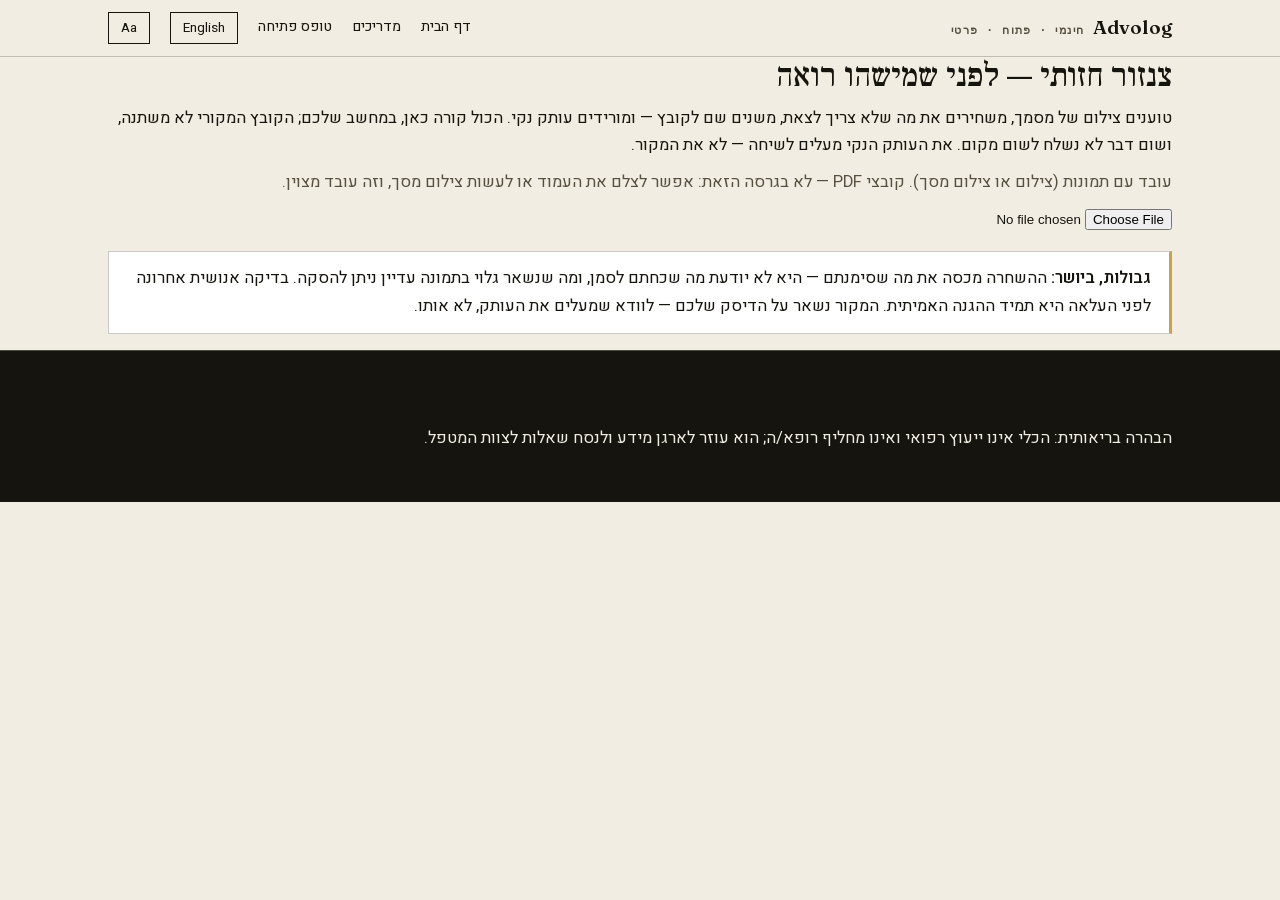
<file: docs/censor.html>
<!doctype html>
<!-- Advolog — standalone visual censor (site tool; ported as-is from the
     package dashboard's verified implementation — Heela's irreversibility audit:
     rectangles are painted opaque onto the pixel grid and the download is a fresh
     flattened PNG; no layers, no history, no carried metadata incl. EXIF/GPS.
     Fully client-side; no network; the original file is never modified. -->
<html lang="he" dir="rtl" data-lang="he">
<head>
<meta charset="utf-8">
<meta name="viewport" content="width=device-width, initial-scale=1">
<link rel="icon" href="assets/favicon.svg" type="image/svg+xml">
<link rel="icon" href="assets/favicon-32.png" sizes="32x32" type="image/png">
<link rel="apple-touch-icon" href="assets/apple-touch-icon.png">
<link rel="canonical" href="https://heelago.github.io/Advolog/censor.html">
<meta property="og:type" content="website">
<meta property="og:site_name" content="Advolog">
<meta property="og:title" content="Advolog — אתם חיים עם זה חודשים. לרופא יש חמש דקות.">
<meta property="og:description" content="ערכה חינמית ופתוחה שהופכת ניסיון רפואי לחומר ברור ואמין לרופא — שאלות עם נימוק, דף הכנה לתור, ותיעוד ששייך לכם.">
<meta property="og:url" content="https://heelago.github.io/Advolog/censor.html">
<meta property="og:image" content="https://heelago.github.io/Advolog/assets/og-image.png">
<meta property="og:image:width" content="2400">
<meta property="og:image:height" content="1260">
<meta property="og:locale" content="he_IL">
<meta property="og:locale:alternate" content="en_US">
<meta name="twitter:card" content="summary_large_image">
<meta name="twitter:title" content="Advolog — אתם חיים עם זה חודשים. לרופא יש חמש דקות.">
<meta name="twitter:description" content="ערכה חינמית ופתוחה שהופכת ניסיון רפואי לחומר ברור ואמין לרופא — שאלות עם נימוק, דף הכנה לתור, ותיעוד ששייך לכם.">
<meta name="twitter:image" content="https://heelago.github.io/Advolog/assets/og-image.png">
<title data-he="צנזור מסמכים — Advolog" data-en="Document censor — Advolog">צנזור מסמכים — Advolog</title>
<link rel="stylesheet" href="assets/site.css">
<script src="assets/site.js"></script>
</head>
<body>
<a class="skip" href="#main"><span class="he">דילוג לתוכן</span><span class="en">Skip to content</span></a>

<header class="topbar">
  <div class="inner">
    <a class="brand" href="index.html">Advolog<span class="sub"><span class="he">חינמי · פתוח · פרטי</span><span class="en">free · open · private</span></span></a>
    <nav class="topnav" aria-label="ניווט ראשי" data-aria-he="ניווט ראשי" data-aria-en="Main navigation">
      <a href="index.html"><span class="he">דף הבית</span><span class="en">Home</span></a>
      <a href="guides.html"><span class="he">מדריכים</span><span class="en">Guides</span></a>
      <a href="form.html"><span class="he">טופס פתיחה</span><span class="en">Onboarding form</span></a>
      <button id="langBtn" class="tbtn" type="button">English</button>
      <button id="scaleBtn" class="tbtn" type="button" aria-pressed="false" aria-label="טקסט גדול יותר" data-aria-he="טקסט גדול יותר" data-aria-en="Larger text">Aa</button>
    </nav>
  </div>
</header>

<main id="main" class="wrap">
  <h1><span class="he">צנזור חזותי — לפני שמישהו רואה</span><span class="en">Visual censor — before anyone sees</span></h1>
  <p class="lead">
    <span class="he">טוענים צילום של מסמך, משחירים את מה שלא צריך לצאת, משנים שם לקובץ — ומורידים עותק נקי. הכול קורה כאן, במחשב שלכם; הקובץ המקורי לא משתנה, ושום דבר לא נשלח לשום מקום. את העותק הנקי מעלים לשיחה — לא את המקור.</span>
    <span class="en">Load a photo of a document, black out what must not leave, rename the file — and download a clean copy. Everything happens here, on your machine; the original file is untouched, and nothing is sent anywhere. Upload the clean copy to the conversation — not the original.</span>
  </p>
  <p class="muted">
    <span class="he">עובד עם תמונות (צילום או צילום מסך). קובצי PDF — לא בגרסה הזאת: אפשר לצלם את העמוד או לעשות צילום מסך, וזה עובד מצוין.</span>
    <span class="en">Works with images (a photo or a screenshot). PDF files — not in this version: photograph or screenshot the page instead, which works fine.</span>
  </p>

  <div class="panel">
    <input type="file" id="cfile" accept="image/*" aria-label="בחירת קובץ תמונה" data-aria-he="בחירת קובץ תמונה" data-aria-en="Choose an image file">
    <div id="carea" hidden>
      <p class="hint">
        <span class="he">גוררים מלבן על כל אזור להשחרה (שם, ת״ז, מספר תיק, ברקוד). ההשחרה נצרבת בעותק — אי אפשר להסיר אותה מהקובץ שיורד.</span>
        <span class="en">Drag a rectangle over each area to black out (name, ID, file number, barcode). The redaction is burned into the copy — it cannot be removed from the downloaded file.</span>
      </p>
      <div id="cwrap"><canvas id="cv"></canvas></div>
      <div style="display:flex; gap:8px; flex-wrap:wrap; margin-top:10px; align-items:center">
        <button class="btn line" id="undoBtn" type="button"><span class="he">ביטול המלבן האחרון</span><span class="en">Undo last rectangle</span></button>
        <input type="text" id="rename" style="max-width:280px" aria-label="שם הקובץ לשמירה" data-aria-he="שם הקובץ לשמירה" data-aria-en="File name to save">
        <button class="btn" id="dlBtn" type="button"><span class="he">הורדת העותק הנקי</span><span class="en">Download the clean copy</span></button>
      </div>
    </div>
  </div>

  <div class="notice" style="margin-top:18px">
    <span class="he"><b>גבולות, ביושר:</b> ההשחרה מכסה את מה שסימנתם — היא לא יודעת מה שכחתם לסמן, ומה שנשאר גלוי בתמונה עדיין ניתן להסקה. בדיקה אנושית אחרונה לפני העלאה היא תמיד ההגנה האמיתית. המקור נשאר על הדיסק שלכם — לוודא שמעלים את העותק, לא אותו.</span>
    <span class="en"><b>Boundaries, honestly:</b> the redaction covers what you marked — it does not know what you forgot to mark, and whatever stays visible can still be inferred. A final human look before uploading is always the real protection. The original stays on your disk — make sure the copy is what you upload, not it.</span>
  </div>
</main>

<footer>
  <div class="wrap">
    <p><span class="he">הבהרה בריאותית: הכלי אינו ייעוץ רפואי ואינו מחליף רופא/ה; הוא עוזר לארגן מידע ולנסח שאלות לצוות המטפל.</span>
    <span class="en">Health disclaimer: this tool is not medical advice and does not replace clinicians; it helps organize information and phrase questions for the care team.</span></p>
  </div>
</footer>

<div id="toast" role="status" aria-live="polite"></div>

<script>
/* Ported as-is from package/dashboard.html @anchor: censor (behavior identical;
   labels bilingual). Burn = opaque fillRect onto the pixel grid; download = fresh
   flattened PNG via toDataURL — no layers, no metadata carried from the source. */
(function(){
  function $(id){ return document.getElementById(id); }
  function heNow(){ var d=new Date(); return d.getDate()+'-'+(d.getMonth()+1)+'-'+d.getFullYear(); }
  function isHe(){ return document.documentElement.getAttribute("data-lang")==="he"; }
  var cv=$('cv'), cx=cv.getContext('2d'), img=null, rects=[], drag=null, base=null;
  $('cfile').onchange=function(){ var f=this.files[0]; if(!f) return;
    var u=URL.createObjectURL(f); img=new Image();
    img.onload=function(){ /* full resolution preserved in the canvas and the exported PNG;
      CSS (#cv{max-width:100%}) constrains only the on-screen size, and pos() maps clicks back
      through the display ratio — so redactions stay pixel-accurate on documents of any size. */
      cv.width=img.width; cv.height=img.height;
      cx.drawImage(img,0,0,cv.width,cv.height); base=cx.getImageData(0,0,cv.width,cv.height);
      rects=[]; $('carea').hidden=false;
      $('rename').value=(isHe()?'מסמך-מצונזר-':'censored-document-')+heNow()+'.png';
      URL.revokeObjectURL(u); };
    img.src=u; };
  function pos(ev){ var r=cv.getBoundingClientRect(), p=ev.touches?ev.touches[0]:ev;
    return {x:(p.clientX-r.left)*cv.width/r.width, y:(p.clientY-r.top)*cv.height/r.height}; }
  function redraw(){ if(!base) return; cx.putImageData(base,0,0); cx.fillStyle='#000';
    rects.forEach(function(r){ cx.fillRect(r.x,r.y,r.w,r.h); });
    if(drag){ cx.fillStyle='rgba(0,0,0,.55)'; cx.fillRect(drag.x,drag.y,drag.w,drag.h); } }
  function down(ev){ if(!base) return; ev.preventDefault(); var p=pos(ev); drag={x:p.x,y:p.y,w:0,h:0}; }
  function move(ev){ if(!drag) return; ev.preventDefault(); var p=pos(ev);
    drag.w=p.x-drag.x; drag.h=p.y-drag.y; redraw(); }
  function up(){ if(!drag) return;
    var r={x:Math.min(drag.x,drag.x+drag.w), y:Math.min(drag.y,drag.y+drag.h), w:Math.abs(drag.w), h:Math.abs(drag.h)};
    if(r.w>4 && r.h>4) rects.push(r); drag=null; redraw(); }
  cv.addEventListener('mousedown',down); cv.addEventListener('mousemove',move); window.addEventListener('mouseup',up);
  cv.addEventListener('touchstart',down,{passive:false}); cv.addEventListener('touchmove',move,{passive:false}); cv.addEventListener('touchend',up);
  $('undoBtn').onclick=function(){ rects.pop(); redraw(); };
  $('dlBtn').onclick=function(){ if(!base) return;
    redraw(); /* burn: current canvas already has solid rects */
    var fallback=isHe()?'מסמך-מצונזר.png':'censored.png';
    var name=($('rename').value||fallback).replace(/[\\/:*?"<>|]/g,'-');
    if(!/\.png$/i.test(name)) name+='.png';
    var a=document.createElement('a'); a.href=cv.toDataURL('image/png'); a.download=name; a.click();
    var t=$('toast');
    t.textContent=isHe()?'העותק הנקי ירד. את המקור לא נגענו — ואותו לא מעלים.':'The clean copy downloaded. The original is untouched — and is not what you upload.';
    t.style.opacity='1'; setTimeout(function(){t.style.opacity='0';},3200);
  };
})();
</script>
</body>
</html>
</file>
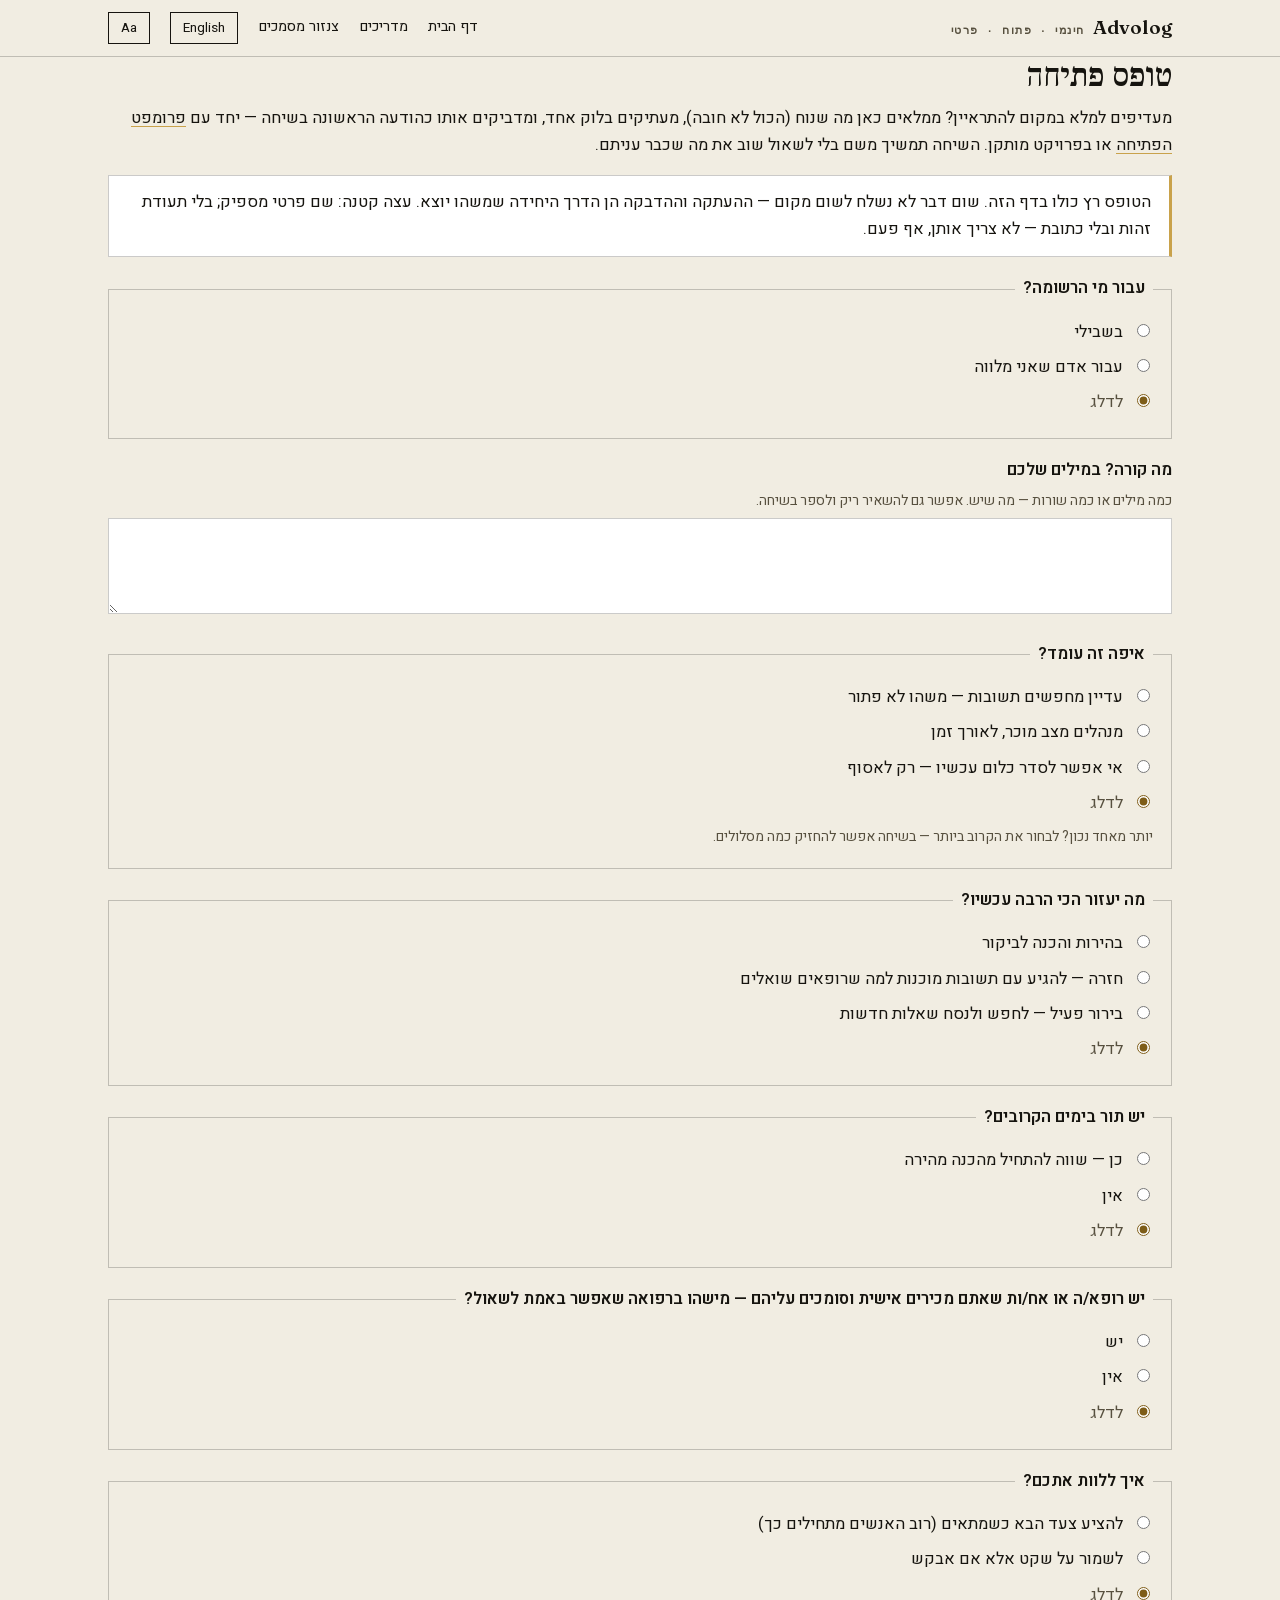
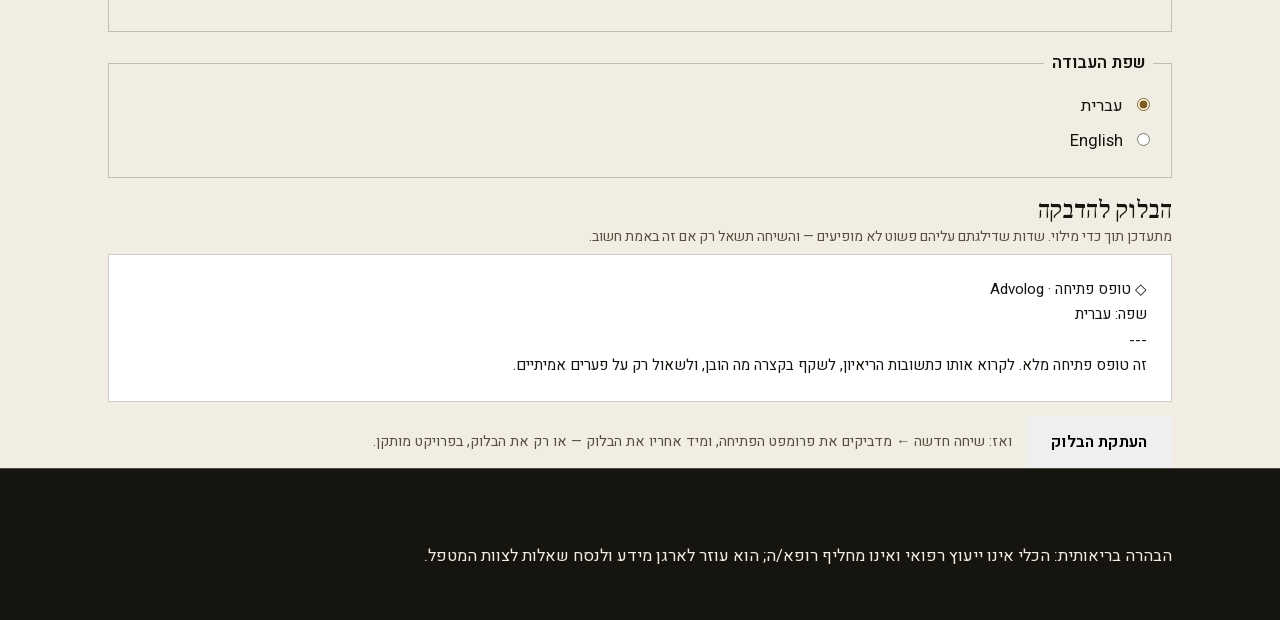
<file: docs/form.html>
<!doctype html>
<!-- Advolog — onboarding form (scope item 9; Phase 4 site asset).
     Fill → ONE copy block → pasted as the first message; the interview parses it
     as a structured opening (P-31 fork) and asks only about true gaps.
     Fields mirror the interview's routing slots ONLY (S1/S2/S2b/S3/S5/S6/language
     + free-tell). Deliberately absent, per the deferred-by-design list: age/sex,
     diagnosis names, medication lists, ID numbers. Everything optional.
     Fully client-side; nothing leaves the page. -->
<html lang="he" dir="rtl" data-lang="he">
<head>
<meta charset="utf-8">
<meta name="viewport" content="width=device-width, initial-scale=1">
<link rel="icon" href="assets/favicon.svg" type="image/svg+xml">
<link rel="icon" href="assets/favicon-32.png" sizes="32x32" type="image/png">
<link rel="apple-touch-icon" href="assets/apple-touch-icon.png">
<link rel="canonical" href="https://heelago.github.io/Advolog/form.html">
<meta property="og:type" content="website">
<meta property="og:site_name" content="Advolog">
<meta property="og:title" content="Advolog — אתם חיים עם זה חודשים. לרופא יש חמש דקות.">
<meta property="og:description" content="ערכה חינמית ופתוחה שהופכת ניסיון רפואי לחומר ברור ואמין לרופא — שאלות עם נימוק, דף הכנה לתור, ותיעוד ששייך לכם.">
<meta property="og:url" content="https://heelago.github.io/Advolog/form.html">
<meta property="og:image" content="https://heelago.github.io/Advolog/assets/og-image.png">
<meta property="og:image:width" content="2400">
<meta property="og:image:height" content="1260">
<meta property="og:locale" content="he_IL">
<meta property="og:locale:alternate" content="en_US">
<meta name="twitter:card" content="summary_large_image">
<meta name="twitter:title" content="Advolog — אתם חיים עם זה חודשים. לרופא יש חמש דקות.">
<meta name="twitter:description" content="ערכה חינמית ופתוחה שהופכת ניסיון רפואי לחומר ברור ואמין לרופא — שאלות עם נימוק, דף הכנה לתור, ותיעוד ששייך לכם.">
<meta name="twitter:image" content="https://heelago.github.io/Advolog/assets/og-image.png">
<title data-he="טופס פתיחה — Advolog" data-en="Onboarding form — Advolog">טופס פתיחה — Advolog</title>
<link rel="stylesheet" href="assets/site.css">
<script src="assets/site.js"></script>
</head>
<body>
<a class="skip" href="#main"><span class="he">דילוג לתוכן</span><span class="en">Skip to content</span></a>

<header class="topbar">
  <div class="inner">
    <a class="brand" href="index.html">Advolog<span class="sub"><span class="he">חינמי · פתוח · פרטי</span><span class="en">free · open · private</span></span></a>
    <nav class="topnav" aria-label="ניווט ראשי" data-aria-he="ניווט ראשי" data-aria-en="Main navigation">
      <a href="index.html"><span class="he">דף הבית</span><span class="en">Home</span></a>
      <a href="guides.html"><span class="he">מדריכים</span><span class="en">Guides</span></a>
      <a href="censor.html"><span class="he">צנזור מסמכים</span><span class="en">Document censor</span></a>
      <button id="langBtn" class="tbtn" type="button">English</button>
      <button id="scaleBtn" class="tbtn" type="button" aria-pressed="false" aria-label="טקסט גדול יותר" data-aria-he="טקסט גדול יותר" data-aria-en="Larger text">Aa</button>
    </nav>
  </div>
</header>

<main id="main" class="wrap">
  <h1><span class="he">טופס פתיחה</span><span class="en">Onboarding form</span></h1>
  <p class="lead">
    <span class="he">מעדיפים למלא במקום להתראיין? ממלאים כאן מה שנוח (הכול לא חובה), מעתיקים בלוק אחד, ומדביקים אותו כהודעה הראשונה בשיחה — יחד עם <a href="index.html#starter">פרומפט הפתיחה</a> או בפרויקט מותקן. השיחה תמשיך משם בלי לשאול שוב את מה שכבר עניתם.</span>
    <span class="en">Prefer filling a form to being interviewed? Fill what feels comfortable (everything optional), copy one block, and paste it as the first message of the conversation — together with <a href="index.html#starter">the starter prompt</a> or in an installed project. The conversation continues from there without re-asking what you answered.</span>
  </p>
  <p class="notice">
    <span class="he">הטופס רץ כולו בדף הזה. שום דבר לא נשלח לשום מקום — ההעתקה וההדבקה הן הדרך היחידה שמשהו יוצא. עצה קטנה: שם פרטי מספיק; בלי תעודת זהות ובלי כתובת — לא צריך אותן, אף פעם.</span>
    <span class="en">The form runs entirely in this page. Nothing is sent anywhere — copy-and-paste is the only way anything leaves. A small tip: a first name is enough; no ID numbers and no address — they are never needed.</span>
  </p>

  <form id="obForm">
    <fieldset>
      <legend><span class="he">עבור מי הרשומה?</span><span class="en">Who is this record for?</span></legend>
      <label class="radio"><input type="radio" name="who" value="self"><span><span class="he">בשבילי</span><span class="en">For me</span></span></label>
      <label class="radio"><input type="radio" name="who" value="other"><span><span class="he">עבור אדם שאני מלווה</span><span class="en">For someone I care for</span></span></label>
      <label class="radio"><input type="radio" name="who" value="" checked><span class="muted"><span class="he">לדלג</span><span class="en">Skip</span></span></label>
    </fieldset>

    <label for="story"><span class="he">מה קורה? במילים שלכם</span><span class="en">What is going on? In your own words</span></label>
    <p class="hint"><span class="he">כמה מילים או כמה שורות — מה שיש. אפשר גם להשאיר ריק ולספר בשיחה.</span><span class="en">A few words or a few lines — whatever there is. Leaving it empty and telling the conversation works too.</span></p>
    <textarea id="story" name="story"></textarea>

    <fieldset>
      <legend><span class="he">איפה זה עומד?</span><span class="en">Where do things stand?</span></legend>
      <label class="radio"><input type="radio" name="shape" value="seeking"><span><span class="he">עדיין מחפשים תשובות — משהו לא פתור</span><span class="en">Still looking for answers — something unresolved</span></span></label>
      <label class="radio"><input type="radio" name="shape" value="managing"><span><span class="he">מנהלים מצב מוכר, לאורך זמן</span><span class="en">Managing a known, long-term situation</span></span></label>
      <label class="radio"><input type="radio" name="shape" value="cant"><span><span class="he">אי אפשר לסדר כלום עכשיו — רק לאסוף</span><span class="en">Cannot organize anything right now — just collect</span></span></label>
      <label class="radio"><input type="radio" name="shape" value="" checked><span class="muted"><span class="he">לדלג</span><span class="en">Skip</span></span></label>
      <p class="hint"><span class="he">יותר מאחד נכון? לבחור את הקרוב ביותר — בשיחה אפשר להחזיק כמה מסלולים.</span><span class="en">More than one true? Pick the closest — the conversation can hold several paths.</span></p>
    </fieldset>

    <fieldset>
      <legend><span class="he">מה יעזור הכי הרבה עכשיו?</span><span class="en">What would help most right now?</span></legend>
      <label class="radio"><input type="radio" name="intent" value="clarity"><span><span class="he">בהירות והכנה לביקור</span><span class="en">Clarity and preparation for a visit</span></span></label>
      <label class="radio"><input type="radio" name="intent" value="rehearsal"><span><span class="he">חזרה — להגיע עם תשובות מוכנות למה שרופאים שואלים</span><span class="en">Rehearsal — arriving with answers ready for what doctors ask</span></span></label>
      <label class="radio"><input type="radio" name="intent" value="invest"><span><span class="he">בירור פעיל — לחפש ולנסח שאלות חדשות</span><span class="en">Active investigation — researching and building new questions</span></span></label>
      <label class="radio"><input type="radio" name="intent" value="" checked><span class="muted"><span class="he">לדלג</span><span class="en">Skip</span></span></label>
    </fieldset>

    <fieldset>
      <legend><span class="he">יש תור בימים הקרובים?</span><span class="en">Is there an appointment in the next few days?</span></legend>
      <label class="radio"><input type="radio" name="appt" value="yes"><span><span class="he">כן — שווה להתחיל מהכנה מהירה</span><span class="en">Yes — starting from express prep makes sense</span></span></label>
      <label class="radio"><input type="radio" name="appt" value="no"><span><span class="he">אין</span><span class="en">No</span></span></label>
      <label class="radio"><input type="radio" name="appt" value="" checked><span class="muted"><span class="he">לדלג</span><span class="en">Skip</span></span></label>
    </fieldset>

    <fieldset>
      <legend><span class="he">יש רופא/ה או אח/ות שאתם מכירים אישית וסומכים עליהם — מישהו ברפואה שאפשר באמת לשאול?</span><span class="en">Is there a doctor or nurse you know personally and trust — someone in medicine you could actually ask?</span></legend>
      <label class="radio"><input type="radio" name="clin" value="yes"><span><span class="he">יש</span><span class="en">Yes</span></span></label>
      <label class="radio"><input type="radio" name="clin" value="no"><span><span class="he">אין</span><span class="en">No</span></span></label>
      <label class="radio"><input type="radio" name="clin" value="" checked><span class="muted"><span class="he">לדלג</span><span class="en">Skip</span></span></label>
    </fieldset>

    <fieldset>
      <legend><span class="he">איך ללוות אתכם?</span><span class="en">How should the assistant accompany you?</span></legend>
      <label class="radio"><input type="radio" name="guide" value="suggest"><span><span class="he">להציע צעד הבא כשמתאים (רוב האנשים מתחילים כך)</span><span class="en">Suggest a next step when fitting (most people start here)</span></span></label>
      <label class="radio"><input type="radio" name="guide" value="quiet"><span><span class="he">לשמור על שקט אלא אם אבקש</span><span class="en">Stay quiet unless asked</span></span></label>
      <label class="radio"><input type="radio" name="guide" value="" checked><span class="muted"><span class="he">לדלג</span><span class="en">Skip</span></span></label>
    </fieldset>

    <fieldset>
      <legend><span class="he">שפת העבודה</span><span class="en">Working language</span></legend>
      <label class="radio"><input type="radio" name="lang" value="he" checked><span>עברית</span></label>
      <label class="radio"><input type="radio" name="lang" value="en"><span>English</span></label>
    </fieldset>
  </form>

  <h2><span class="he">הבלוק להדבקה</span><span class="en">The block to paste</span></h2>
  <p class="hint"><span class="he">מתעדכן תוך כדי מילוי. שדות שדילגתם עליהם פשוט לא מופיעים — והשיחה תשאל רק אם זה באמת חשוב.</span>
  <span class="en">Updates as you fill. Skipped fields simply do not appear — and the conversation asks only where it truly matters.</span></p>
  <div class="starterbox">
    <pre id="outBlock" aria-live="polite"></pre>
    <div class="copybar">
      <button class="btn" type="button" data-copy="#outBlock"><span class="he">העתקת הבלוק</span><span class="en">Copy the block</span></button>
      <span class="muted small"><span class="he">ואז: שיחה חדשה ← מדביקים את פרומפט הפתיחה, ומיד אחריו את הבלוק — או רק את הבלוק, בפרויקט מותקן.</span>
      <span class="en">Then: new chat ← paste the starter prompt with this block right after it — or the block alone, in an installed project.</span></span>
    </div>
  </div>
</main>

<footer>
  <div class="wrap">
    <p><span class="he">הבהרה בריאותית: הכלי אינו ייעוץ רפואי ואינו מחליף רופא/ה; הוא עוזר לארגן מידע ולנסח שאלות לצוות המטפל.</span>
    <span class="en">Health disclaimer: this tool is not medical advice and does not replace clinicians; it helps organize information and phrase questions for the care team.</span></p>
  </div>
</footer>

<div id="toast" role="status" aria-live="polite"></div>

<script>
(function(){
  var L = {
    he: {
      head: "◇ טופס פתיחה · Advolog",
      who: "עבור מי", who_self: "בשבילי", who_other: "עבור אדם שאני מלווה",
      story: "המצב בקצרה",
      shape: "איפה זה עומד", shape_seeking: "עדיין מחפשים תשובות", shape_managing: "מנהלים מצב מוכר לאורך זמן", shape_cant: "אי אפשר לסדר עכשיו — רק לאסוף",
      intent: "מה יעזור עכשיו", intent_clarity: "בהירות והכנה לביקור", intent_rehearsal: "חזרה לקראת שיחה עם רופא/ה", intent_invest: "בירור פעיל",
      appt: "תור קרוב", appt_yes: "כן, בימים הקרובים", appt_no: "אין",
      clin: "איש/אשת מקצוע קרובים שאפשר לשאול", clin_yes: "יש", clin_no: "אין",
      guide: "ליווי", guide_suggest: "להציע צעד הבא כשמתאים", guide_quiet: "שקט אלא אם אבקש",
      lang: "שפה", lang_he: "עברית", lang_en: "English",
      tail: "זה טופס פתיחה מלא. לקרוא אותו כתשובות הריאיון, לשקף בקצרה מה הובן, ולשאול רק על פערים אמיתיים."
    },
    en: {
      head: "◇ Onboarding form · Advolog",
      who: "For whom", who_self: "For myself", who_other: "For someone I care for",
      story: "The situation in short",
      shape: "Where things stand", shape_seeking: "Still looking for answers", shape_managing: "Managing a known long-term situation", shape_cant: "Cannot organize right now — just collect",
      intent: "What would help now", intent_clarity: "Clarity and visit preparation", intent_rehearsal: "Rehearsal before talking to a doctor", intent_invest: "Active investigation",
      appt: "Appointment soon", appt_yes: "Yes, within days", appt_no: "No",
      clin: "A trusted professional to ask", clin_yes: "Yes", clin_no: "No",
      guide: "Guidance", guide_suggest: "Suggest next steps when fitting", guide_quiet: "Quiet unless asked",
      lang: "Language", lang_he: "Hebrew", lang_en: "English",
      tail: "This is a completed onboarding form. Read it as the interview's answers, reflect briefly what you understood, and ask only about true gaps."
    }
  };
  var form = document.getElementById("obForm"), out = document.getElementById("outBlock");
  function v(name){ var el = form.querySelector('[name="'+name+'"]:checked'); return el ? el.value : ""; }
  function build(){
    var lang = v("lang") || "he";
    var t = L[lang];
    var lines = [t.head];
    var who = v("who"); if (who) lines.push(t.who + ": " + (who==="self"?t.who_self:t.who_other));
    var story = document.getElementById("story").value.trim();
    if (story) lines.push(t.story + ": " + story.replace(/\s*\n\s*/g, " · "));
    var shape = v("shape"); if (shape) lines.push(t.shape + ": " + t["shape_"+shape]);
    var intent = v("intent"); if (intent) lines.push(t.intent + ": " + t["intent_"+intent]);
    var appt = v("appt"); if (appt) lines.push(t.appt + ": " + (appt==="yes"?t.appt_yes:t.appt_no));
    var clin = v("clin"); if (clin) lines.push(t.clin + ": " + (clin==="yes"?t.clin_yes:t.clin_no));
    var guide = v("guide"); if (guide) lines.push(t.guide + ": " + (guide==="suggest"?t.guide_suggest:t.guide_quiet));
    lines.push(t.lang + ": " + (lang==="he"?t.lang_he:t.lang_en));
    lines.push("---");
    lines.push(t.tail);
    out.textContent = lines.join("\n");
    out.dir = lang === "he" ? "rtl" : "ltr";
  }
  form.addEventListener("input", build);
  window.addEventListener("DOMContentLoaded", build);
  build();
})();
</script>
</body>
</html>
</file>
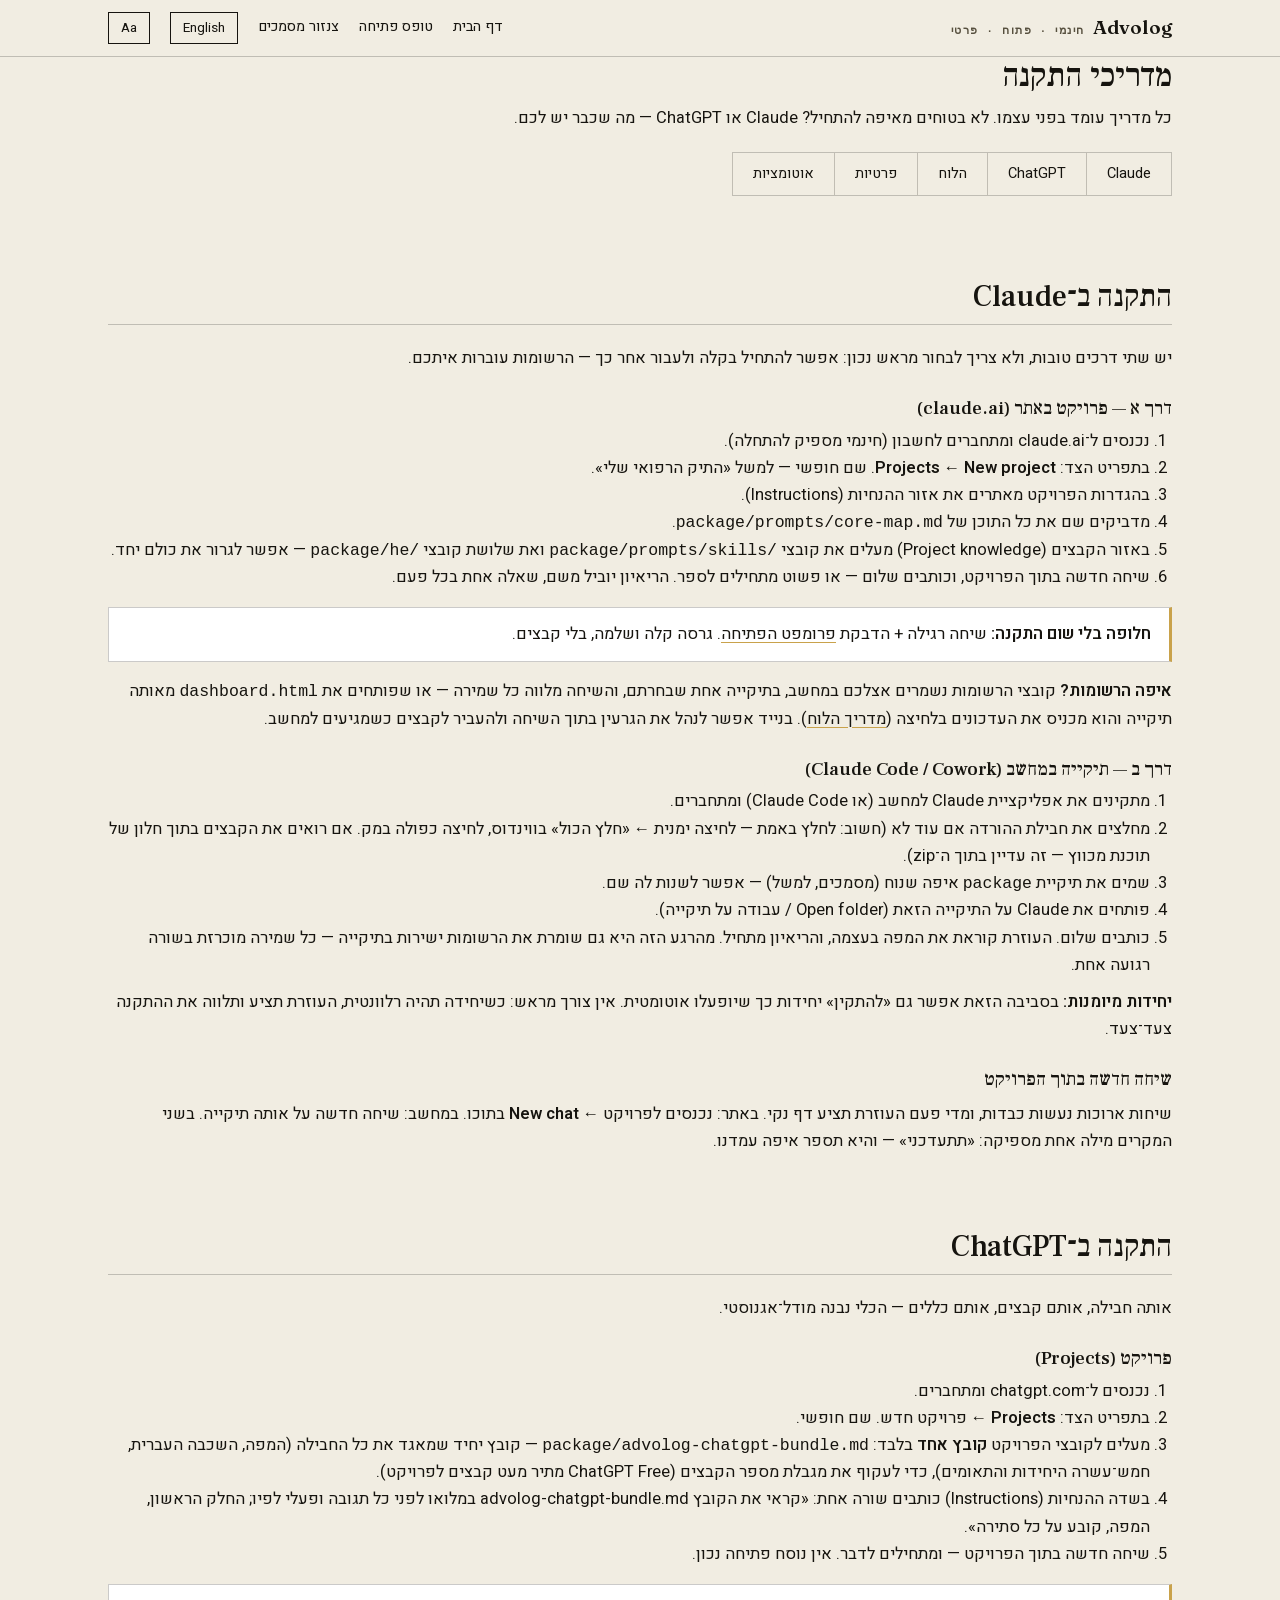
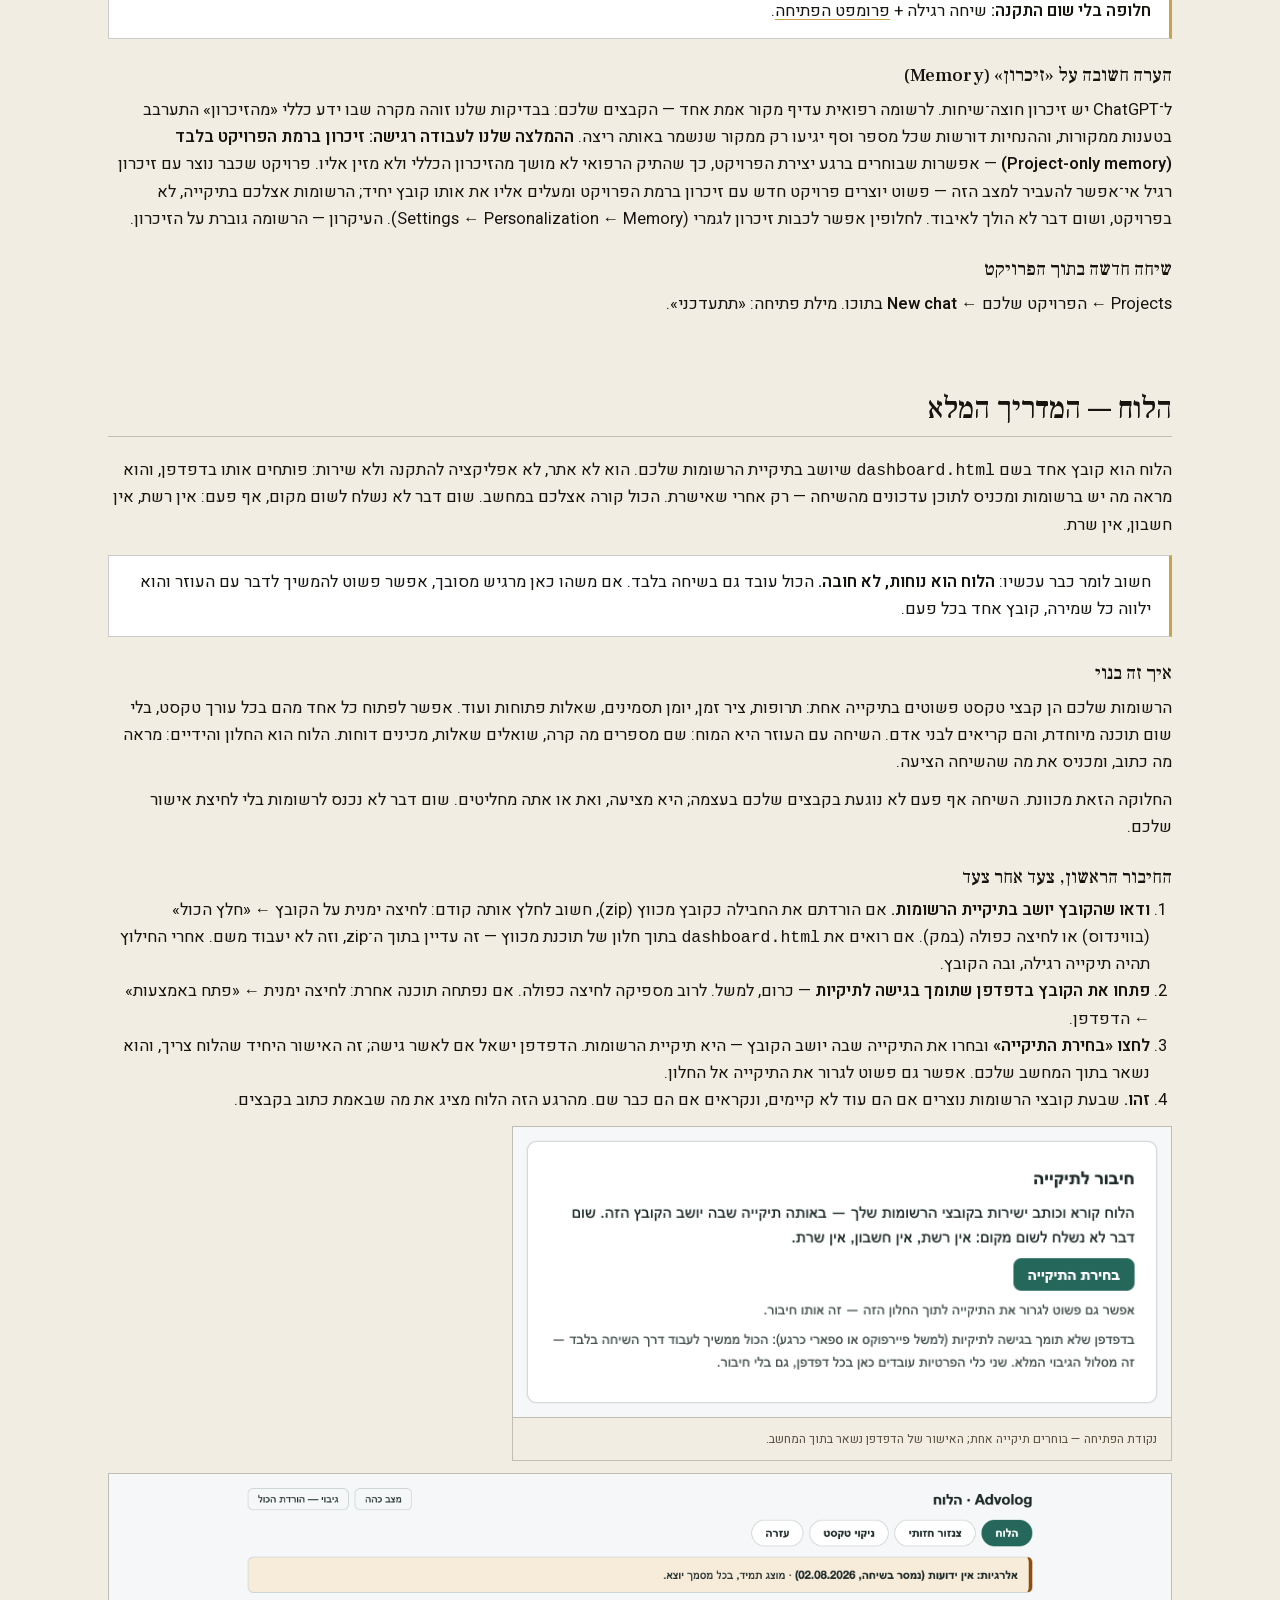
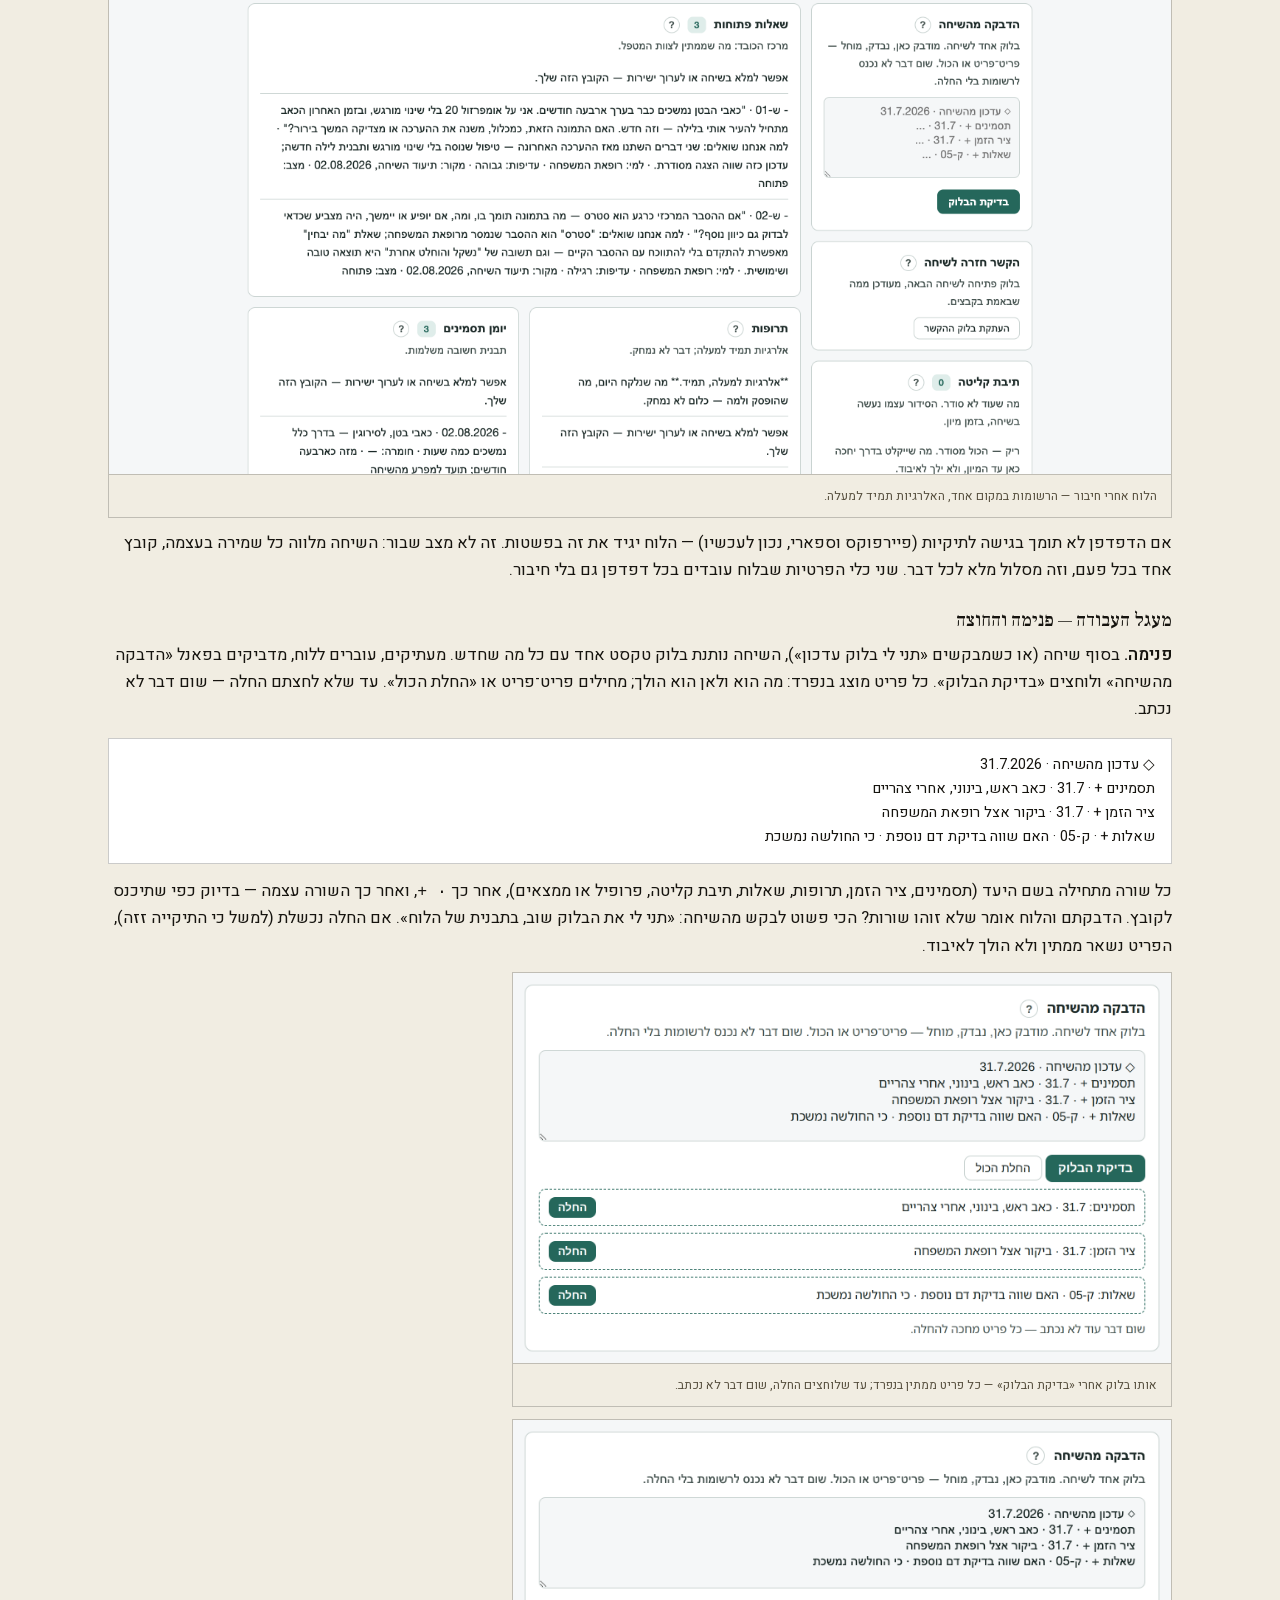
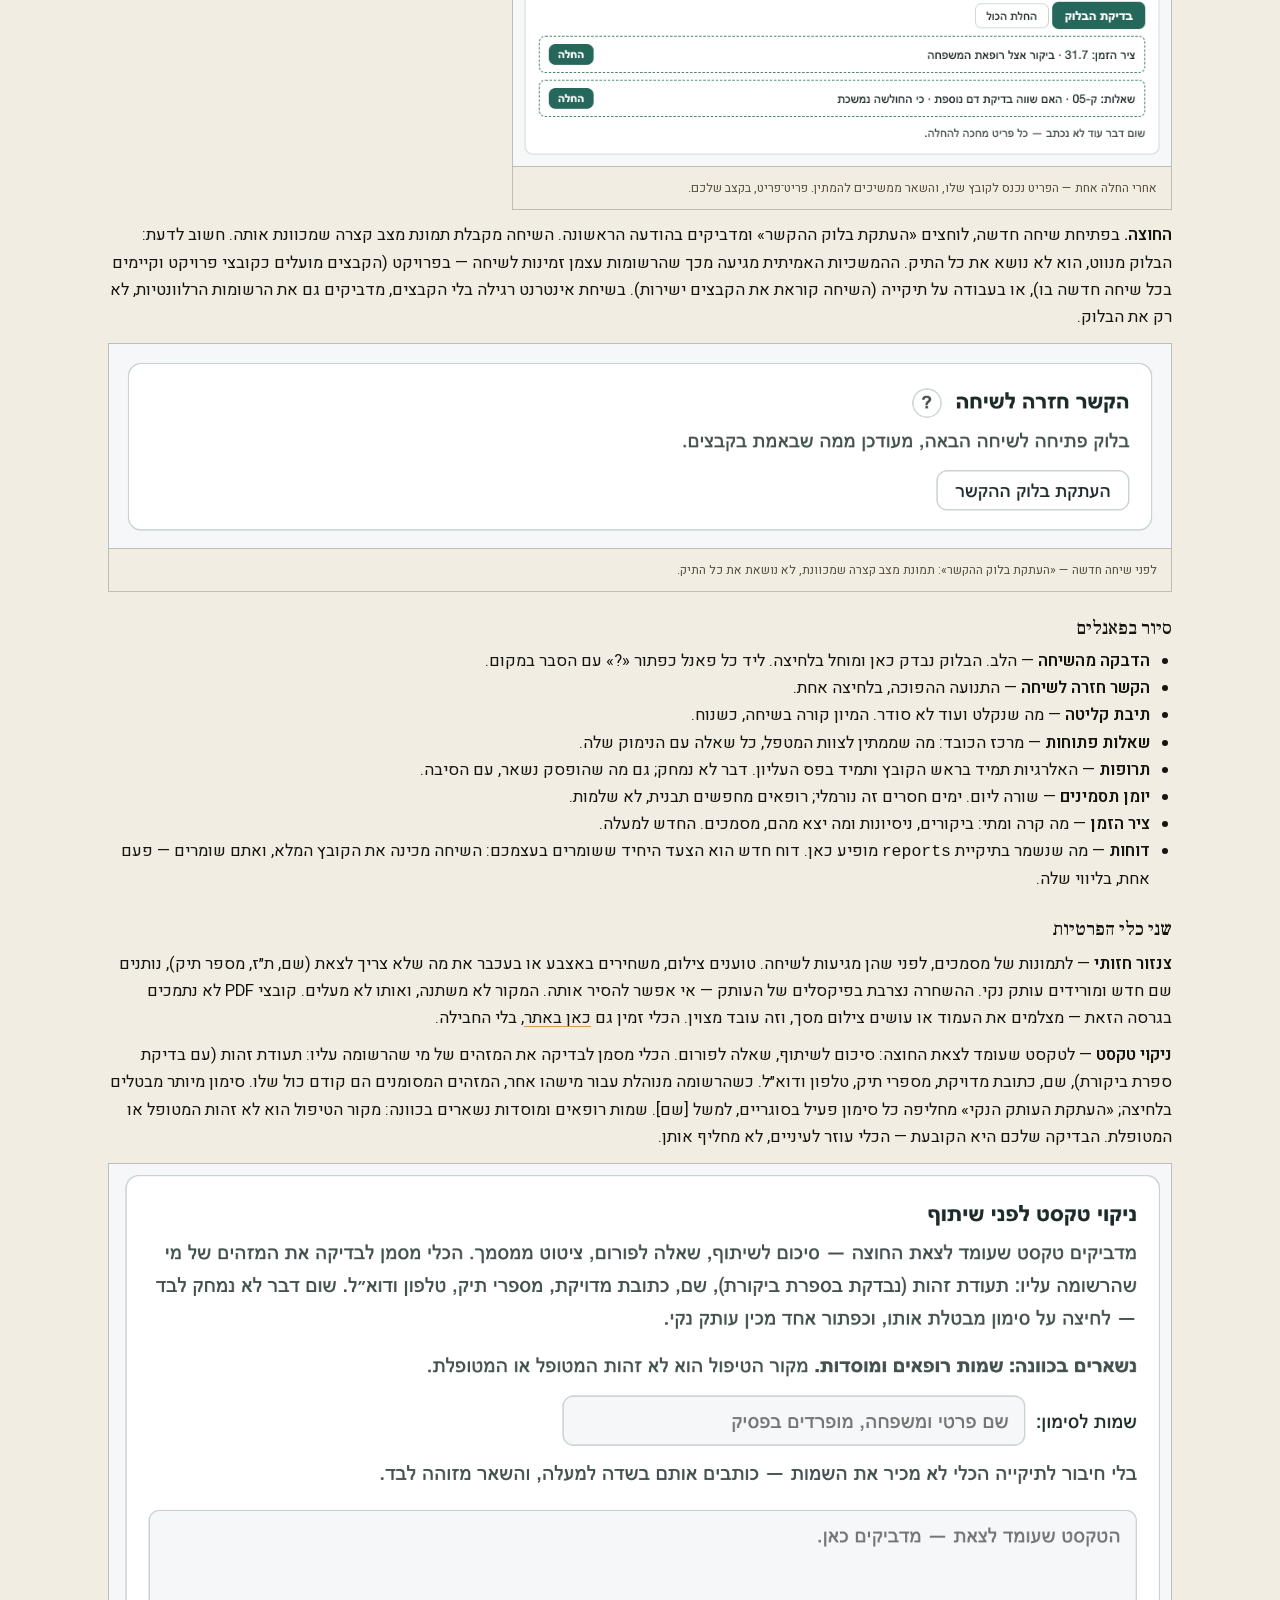
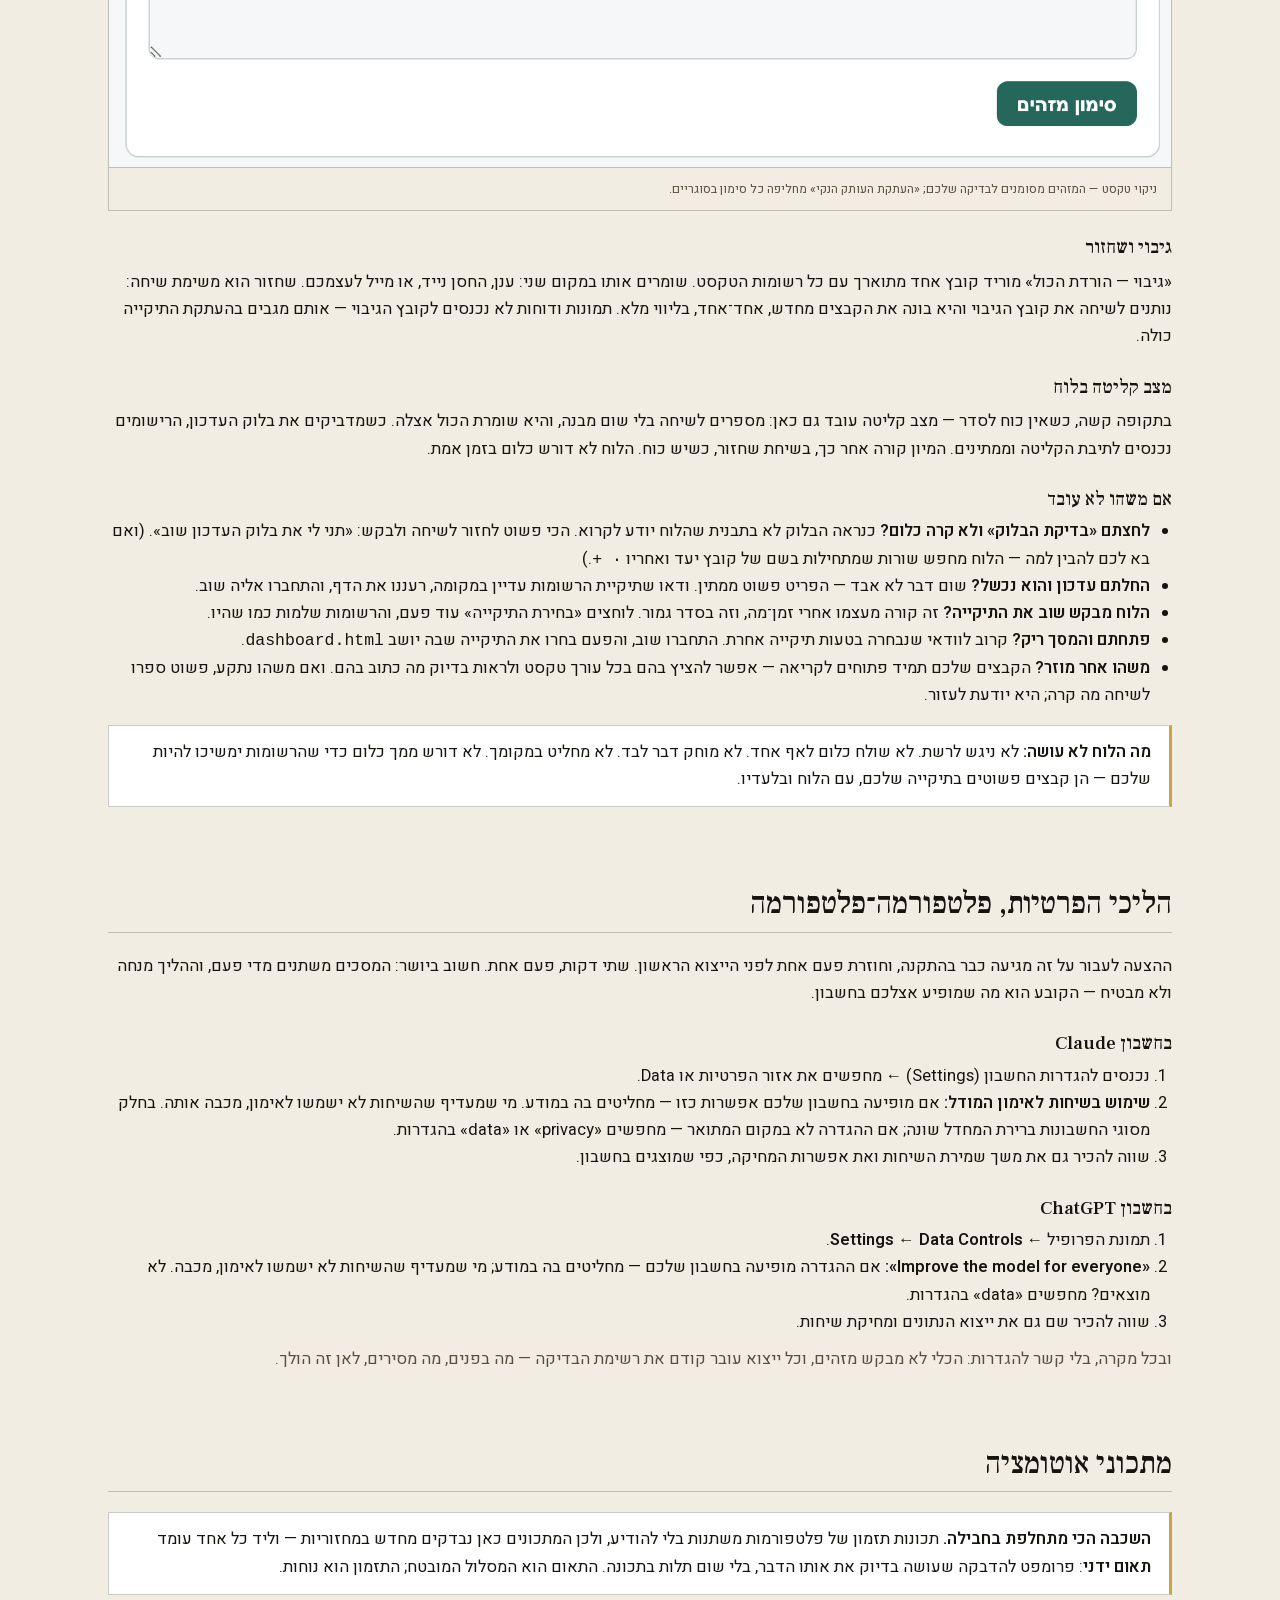
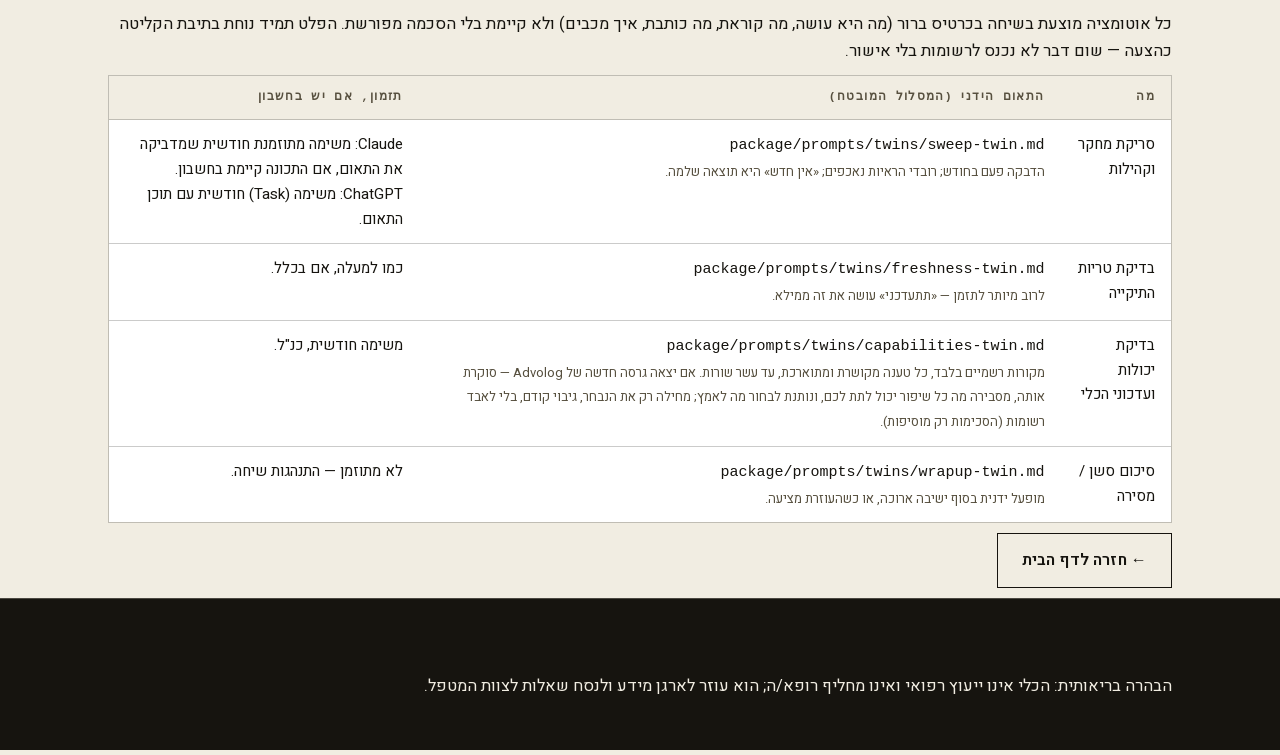
<file: docs/guides.html>
<!doctype html>
<!-- Advolog — setup guides page.
     Canonical Hebrew lives in package/setup/*.md (setup-claude, setup-chatgpt,
     dashboard-guide, support-matrix); this page carries the same content for
     readers plus the English toggle layer (authored here, Phase 4, as the
     dashboard guide's builder note specifies). Platform screenshots are specced
     slots (produced with the video batch); dashboard screenshots are real. -->
<html lang="he" dir="rtl" data-lang="he">
<head>
<meta charset="utf-8">
<meta name="viewport" content="width=device-width, initial-scale=1">
<link rel="icon" href="assets/favicon.svg" type="image/svg+xml">
<link rel="icon" href="assets/favicon-32.png" sizes="32x32" type="image/png">
<link rel="apple-touch-icon" href="assets/apple-touch-icon.png">
<link rel="canonical" href="https://heelago.github.io/Advolog/guides.html">
<meta property="og:type" content="website">
<meta property="og:site_name" content="Advolog">
<meta property="og:title" content="Advolog — אתם חיים עם זה חודשים. לרופא יש חמש דקות.">
<meta property="og:description" content="ערכה חינמית ופתוחה שהופכת ניסיון רפואי לחומר ברור ואמין לרופא — שאלות עם נימוק, דף הכנה לתור, ותיעוד ששייך לכם.">
<meta property="og:url" content="https://heelago.github.io/Advolog/guides.html">
<meta property="og:image" content="https://heelago.github.io/Advolog/assets/og-image.png">
<meta property="og:image:width" content="2400">
<meta property="og:image:height" content="1260">
<meta property="og:locale" content="he_IL">
<meta property="og:locale:alternate" content="en_US">
<meta name="twitter:card" content="summary_large_image">
<meta name="twitter:title" content="Advolog — אתם חיים עם זה חודשים. לרופא יש חמש דקות.">
<meta name="twitter:description" content="ערכה חינמית ופתוחה שהופכת ניסיון רפואי לחומר ברור ואמין לרופא — שאלות עם נימוק, דף הכנה לתור, ותיעוד ששייך לכם.">
<meta name="twitter:image" content="https://heelago.github.io/Advolog/assets/og-image.png">
<title data-he="מדריכי התקנה — Advolog" data-en="Setup guides — Advolog">מדריכי התקנה — Advolog</title>
<link rel="stylesheet" href="assets/site.css">
<script src="assets/site.js"></script>
</head>
<body>
<a class="skip" href="#main"><span class="he">דילוג לתוכן</span><span class="en">Skip to content</span></a>

<header class="topbar">
  <div class="inner">
    <a class="brand" href="index.html">Advolog<span class="sub"><span class="he">חינמי · פתוח · פרטי</span><span class="en">free · open · private</span></span></a>
    <nav class="topnav" aria-label="ניווט ראשי" data-aria-he="ניווט ראשי" data-aria-en="Main navigation">
      <a href="index.html"><span class="he">דף הבית</span><span class="en">Home</span></a>
      <a href="form.html"><span class="he">טופס פתיחה</span><span class="en">Onboarding form</span></a>
      <a href="censor.html"><span class="he">צנזור מסמכים</span><span class="en">Document censor</span></a>
      <button id="langBtn" class="tbtn" type="button">English</button>
      <button id="scaleBtn" class="tbtn" type="button" aria-pressed="false" aria-label="טקסט גדול יותר" data-aria-he="טקסט גדול יותר" data-aria-en="Larger text">Aa</button>
    </nav>
  </div>
</header>

<main id="main" class="wrap">
  <h1><span class="he">מדריכי התקנה</span><span class="en">Setup guides</span></h1>
  <p class="lead"><span class="he">כל מדריך עומד בפני עצמו. לא בטוחים מאיפה להתחיל? Claude או ChatGPT — מה שכבר יש לכם.</span>
  <span class="en">Each guide stands alone. Not sure where to start? Claude or ChatGPT — whichever you already have.</span></p>

  <nav class="gnav" aria-label="ניווט מדריכים" data-aria-he="ניווט מדריכים" data-aria-en="Guide navigation">
    <a href="#claude">Claude</a>
    <a href="#chatgpt">ChatGPT</a>
    <a href="#dashboard"><span class="he">הלוח</span><span class="en">Dashboard</span></a>
    <a href="#privacy"><span class="he">פרטיות</span><span class="en">Privacy</span></a>
    <a href="#automations"><span class="he">אוטומציות</span><span class="en">Automations</span></a>
  </nav>

  <!-- ════════════════ CLAUDE ════════════════ -->
  <section class="guide" id="claude">
    <h2><span class="he">התקנה ב־Claude</span><span class="en">Setup in Claude</span></h2>
    <p><span class="he">יש שתי דרכים טובות, ולא צריך לבחור מראש נכון: אפשר להתחיל בקלה ולעבור אחר כך — הרשומות עוברות איתכם.</span>
    <span class="en">There are two good ways in, and no need to choose right the first time: start light and move later — the records move with you.</span></p>

    <h3><span class="he">דרך א — פרויקט באתר (claude.ai)</span><span class="en">Way one — a project on claude.ai</span></h3>
    <ol>
      <li><span class="he">נכנסים ל־claude.ai ומתחברים לחשבון (חינמי מספיק להתחלה).</span><span class="en">Go to claude.ai and sign in (the free tier is fine to start).</span></li>
      <li><span class="he">בתפריט הצד: <b>Projects</b> ← <b>New project</b>. שם חופשי — למשל «התיק הרפואי שלי».</span><span class="en">In the side menu: <b>Projects</b> ← <b>New project</b>. Any name — "My medical file," for example.</span></li>
      <li><span class="he">בהגדרות הפרויקט מאתרים את אזור ההנחיות (Instructions).</span><span class="en">In the project settings, find the instructions area.</span></li>
      <li><span class="he">מדביקים שם את כל התוכן של <code dir="ltr">package/prompts/core-map.md</code>.</span><span class="en">Paste the entire content of <code>package/prompts/core-map.md</code> there.</span></li>
      <li><span class="he">באזור הקבצים (Project knowledge) מעלים את קובצי <code dir="ltr">package/prompts/skills/</code> ואת שלושת קובצי <code dir="ltr">package/he/</code> — אפשר לגרור את כולם יחד.</span><span class="en">In the project files area (Project knowledge), upload the <code>package/prompts/skills/</code> files and the three <code>package/he/</code> files — drag them all at once.</span></li>
      <li><span class="he">שיחה חדשה בתוך הפרויקט, וכותבים שלום — או פשוט מתחילים לספר. הריאיון יוביל משם, שאלה אחת בכל פעם.</span><span class="en">Open a new chat inside the project and say hello — or just start telling. The interview leads from there, one question at a time.</span></li>
    </ol>
    <p class="notice"><span class="he"><b>חלופה בלי שום התקנה:</b> שיחה רגילה + הדבקת <a href="index.html#starter">פרומפט הפתיחה</a>. גרסה קלה ושלמה, בלי קבצים.</span>
    <span class="en"><b>The no-install alternative:</b> a regular chat + pasting <a href="index.html#starter">the starter prompt</a>. A light, complete version, no files.</span></p>
    <p><span class="he"><b>איפה הרשומות?</b> קובצי הרשומות נשמרים אצלכם במחשב, בתיקייה אחת שבחרתם, והשיחה מלווה כל שמירה — או שפותחים את <code dir="ltr">dashboard.html</code> מאותה תיקייה והוא מכניס את העדכונים בלחיצה (<a href="#dashboard">מדריך הלוח</a>). בנייד אפשר לנהל את הגרעין בתוך השיחה ולהעביר לקבצים כשמגיעים למחשב.</span>
    <span class="en"><b>Where are the records?</b> The record files live on your machine, in one folder you choose, and the conversation walks every save with you — or open <code>dashboard.html</code> from that folder and it applies updates on a click (<a href="#dashboard">dashboard guide</a>). On mobile, keep the seed in the conversation and move it to files at a computer.</span></p>

    <h3><span class="he">דרך ב — תיקייה במחשב (Claude Code / Cowork)</span><span class="en">Way two — a folder on your computer (Claude Code / Cowork)</span></h3>
    <ol>
      <li><span class="he">מתקינים את אפליקציית Claude למחשב (או Claude Code) ומתחברים.</span><span class="en">Install the Claude desktop app (or Claude Code) and sign in.</span></li>
      <li><span class="he">מחלצים את חבילת ההורדה אם עוד לא (חשוב: לחלץ באמת — לחיצה ימנית ← «חלץ הכול» בווינדוס, לחיצה כפולה במק. אם רואים את הקבצים בתוך חלון של תוכנת מכווץ — זה עדיין בתוך ה־zip).</span><span class="en">Extract the downloaded package if you have not (really extract: right-click ← "Extract All" on Windows, double-click on Mac. Files showing inside an archive-tool window are still inside the zip).</span></li>
      <li><span class="he">שמים את תיקיית <code dir="ltr">package</code> איפה שנוח (מסמכים, למשל) — אפשר לשנות לה שם.</span><span class="en">Put the <code>package</code> folder somewhere comfortable (Documents, say) — renaming it is fine.</span></li>
      <li><span class="he">פותחים את Claude על התיקייה הזאת (Open folder / עבודה על תיקייה).</span><span class="en">Open Claude on that folder (Open folder).</span></li>
      <li><span class="he">כותבים שלום. העוזרת קוראת את המפה בעצמה, והריאיון מתחיל. מהרגע הזה היא גם שומרת את הרשומות ישירות בתיקייה — כל שמירה מוכרזת בשורה רגועה אחת.</span><span class="en">Say hello. The assistant reads the map herself and the interview begins. From that moment she also saves the records directly into the folder — each save announced in one calm line.</span></li>
    </ol>
    <p><span class="he"><b>יחידות מיומנות:</b> בסביבה הזאת אפשר גם «להתקין» יחידות כך שיופעלו אוטומטית. אין צורך מראש: כשיחידה תהיה רלוונטית, העוזרת תציע ותלווה את ההתקנה צעד־צעד.</span>
    <span class="en"><b>Skill units:</b> this environment can also "install" units so they trigger on their own. Nothing to do up front: when a unit becomes relevant, the assistant offers it and walks the install step by step.</span></p>

    <h3><span class="he">שיחה חדשה בתוך הפרויקט</span><span class="en">A new chat inside the project</span></h3>
    <p><span class="he">שיחות ארוכות נעשות כבדות, ומדי פעם העוזרת תציע דף נקי. באתר: נכנסים לפרויקט ← <b>New chat</b> בתוכו. במחשב: שיחה חדשה על אותה תיקייה. בשני המקרים מילה אחת מספיקה: «תתעדכני» — והיא תספר איפה עמדנו.</span>
    <span class="en">Long conversations get heavy, and now and then the assistant will suggest a clean page. On the web: open the project ← <b>New chat</b> inside it. On the desktop: a new chat on the same folder. Either way one word is enough: "catch up" — and she will say where things stood.</span></p>
  </section>

  <!-- ════════════════ CHATGPT ════════════════ -->
  <section class="guide" id="chatgpt">
    <h2><span class="he">התקנה ב־ChatGPT</span><span class="en">Setup in ChatGPT</span></h2>
    <p><span class="he">אותה חבילה, אותם קבצים, אותם כללים — הכלי נבנה מודל־אגנוסטי.</span>
    <span class="en">Same package, same files, same rules — the tool is built model-agnostic.</span></p>

    <h3><span class="he">פרויקט (Projects)</span><span class="en">A project</span></h3>
    <ol>
      <li><span class="he">נכנסים ל־chatgpt.com ומתחברים.</span><span class="en">Go to chatgpt.com and sign in.</span></li>
      <li><span class="he">בתפריט הצד: <b>Projects</b> ← פרויקט חדש. שם חופשי.</span><span class="en">Side menu: <b>Projects</b> ← new project. Any name.</span></li>
      <li><span class="he">מעלים לקובצי הפרויקט <b>קובץ אחד</b> בלבד: <code dir="ltr">package/advolog-chatgpt-bundle.md</code> — קובץ יחיד שמאגד את כל החבילה (המפה, השכבה העברית, חמש־עשרה היחידות והתאומים), כדי לעקוף את מגבלת מספר הקבצים (ChatGPT Free מתיר מעט קבצים לפרויקט).</span>
      <span class="en">Upload <b>one file</b> to the project: <code>package/advolog-chatgpt-bundle.md</code> — a single file combining the whole package (the map, the Hebrew layer, all fifteen units, and the twins), so you never hit the file-count limit (ChatGPT Free allows only a few files per project).</span></li>
      <li><span class="he">בשדה ההנחיות (Instructions) כותבים שורה אחת: «קראי את הקובץ advolog-chatgpt-bundle.md במלואו לפני כל תגובה ופעלי לפיו; החלק הראשון, המפה, קובע על כל סתירה».</span>
      <span class="en">In the Instructions field write one line: "Read advolog-chatgpt-bundle.md in full before any reply and follow it; the first section, the map, wins on any conflict."</span></li>
      <li><span class="he">שיחה חדשה בתוך הפרויקט — ומתחילים לדבר. אין נוסח פתיחה נכון.</span><span class="en">A new chat inside the project — and start talking. There is no correct opening line.</span></li>
    </ol>
    <p class="notice"><span class="he"><b>חלופה בלי שום התקנה:</b> שיחה רגילה + <a href="index.html#starter">פרומפט הפתיחה</a>.</span>
    <span class="en"><b>The no-install alternative:</b> a regular chat + <a href="index.html#starter">the starter prompt</a>.</span></p>

    <h3><span class="he">הערה חשובה על «זיכרון» (Memory)</span><span class="en">An important note on Memory</span></h3>
    <p><span class="he">ל־ChatGPT יש זיכרון חוצה־שיחות. לרשומה רפואית עדיף מקור אמת אחד — הקבצים שלכם: בבדיקות שלנו זוהה מקרה שבו ידע כללי «מהזיכרון» התערבב בטענות ממקורות, וההנחיות דורשות שכל מספר וסף יגיעו רק ממקור שנשמר באותה ריצה. <b>ההמלצה שלנו לעבודה רגישה: זיכרון ברמת הפרויקט בלבד (Project-only memory)</b> — אפשרות שבוחרים ברגע יצירת הפרויקט, כך שהתיק הרפואי לא מושך מהזיכרון הכללי ולא מזין אליו. פרויקט שכבר נוצר עם זיכרון רגיל אי־אפשר להעביר למצב הזה — פשוט יוצרים פרויקט חדש עם זיכרון ברמת הפרויקט ומעלים אליו את אותו קובץ יחיד; הרשומות אצלכם בתיקייה, לא בפרויקט, ושום דבר לא הולך לאיבוד. לחלופין אפשר לכבות זיכרון לגמרי (Settings ← Personalization ← Memory). העיקרון — הרשומה גוברת על הזיכרון.</span>
    <span class="en">ChatGPT has cross-conversation memory. A medical record wants one source of truth — your files: our testing caught a case where general "memory" knowledge blended into sourced claims, and the instructions require every number and threshold to come only from a source retained in that run. <b>Our recommendation for sensitive work: project-only memory</b> — an option you choose when creating the project, so the medical project neither draws from nor feeds your general account memory. A project already created with regular memory cannot be switched over — simply create a fresh project with project-only memory and upload the same single file; your records live in your folder, not in the project, and nothing is lost. Or turn Memory off entirely (Settings ← Personalization ← Memory). The principle — the record outranks the memory.</span></p>

    <h3><span class="he">שיחה חדשה בתוך הפרויקט</span><span class="en">A new chat inside the project</span></h3>
    <p><span class="he">Projects ← הפרויקט שלכם ← <b>New chat</b> בתוכו. מילת פתיחה: «תתעדכני».</span>
    <span class="en">Projects ← your project ← <b>New chat</b> inside it. Opening word: "catch up."</span></p>
  </section>

  <!-- ════════════════ DASHBOARD (mounted from package/setup/dashboard-guide.md) ════════════════ -->
  <section class="guide" id="dashboard">
    <h2><span class="he">הלוח — המדריך המלא</span><span class="en">The dashboard — the full guide</span></h2>
    <p><span class="he">הלוח הוא קובץ אחד בשם <code dir="ltr">dashboard.html</code> שיושב בתיקיית הרשומות שלכם. הוא לא אתר, לא אפליקציה להתקנה ולא שירות: פותחים אותו בדפדפן, והוא מראה מה יש ברשומות ומכניס לתוכן עדכונים מהשיחה — רק אחרי שאישרת. הכול קורה אצלכם במחשב. שום דבר לא נשלח לשום מקום, אף פעם: אין רשת, אין חשבון, אין שרת.</span>
    <span class="en">The dashboard is one file named <code>dashboard.html</code> sitting in your records folder. It is not a website, not an app to install, not a service: you open it in a browser, it shows what is in the records and applies updates from the conversation — only after you approve. Everything happens on your machine. Nothing is ever sent anywhere: no network, no account, no server.</span></p>
    <p class="notice"><span class="he">חשוב לומר כבר עכשיו: <b>הלוח הוא נוחות, לא חובה.</b> הכול עובד גם בשיחה בלבד. אם משהו כאן מרגיש מסובך, אפשר פשוט להמשיך לדבר עם העוזר והוא ילווה כל שמירה, קובץ אחד בכל פעם.</span>
    <span class="en">Worth saying up front: <b>the dashboard is a convenience, not a requirement.</b> Everything also works in conversation alone. If any of this feels complicated, just keep talking to the assistant and it will walk every save with you, one file at a time.</span></p>

    <h3><span class="he">איך זה בנוי</span><span class="en">How it is built</span></h3>
    <p><span class="he">הרשומות שלכם הן קבצי טקסט פשוטים בתיקייה אחת: תרופות, ציר זמן, יומן תסמינים, שאלות פתוחות ועוד. אפשר לפתוח כל אחד מהם בכל עורך טקסט, בלי שום תוכנה מיוחדת, והם קריאים לבני אדם. השיחה עם העוזר היא המוח: שם מספרים מה קרה, שואלים שאלות, מכינים דוחות. הלוח הוא החלון והידיים: מראה מה כתוב, ומכניס את מה שהשיחה הציעה.</span>
    <span class="en">Your records are plain text files in one folder: medications, timeline, symptom log, open questions, and more. Any text editor opens them, no special software, and they read as human documents. The conversation is the brain: there you tell what happened, ask questions, prepare reports. The dashboard is the window and the hands: it shows what is written, and applies what the conversation proposed.</span></p>
    <p><span class="he">החלוקה הזאת מכוונת. השיחה אף פעם לא נוגעת בקבצים שלכם בעצמה; היא מציעה, ואת או אתה מחליטים. שום דבר לא נכנס לרשומות בלי לחיצת אישור שלכם.</span>
    <span class="en">That split is deliberate. The conversation never touches your files itself; it proposes, and you decide. Nothing enters the records without your approving click.</span></p>

    <h3><span class="he">החיבור הראשון, צעד אחר צעד</span><span class="en">The first connection, step by step</span></h3>
    <ol>
      <li><span class="he"><b>ודאו שהקובץ יושב בתיקיית הרשומות.</b> אם הורדתם את החבילה כקובץ מכווץ (zip), חשוב לחלץ אותה קודם: לחיצה ימנית על הקובץ ← «חלץ הכול» (בווינדוס) או לחיצה כפולה (במק). אם רואים את <code dir="ltr">dashboard.html</code> בתוך חלון של תוכנת מכווץ — זה עדיין בתוך ה־zip, וזה לא יעבוד משם. אחרי החילוץ תהיה תיקייה רגילה, ובה הקובץ.</span>
      <span class="en"><b>Make sure the file sits in the records folder.</b> If the package came as a zip, extract it first: right-click ← "Extract All" (Windows) or double-click (Mac). If <code>dashboard.html</code> shows inside an archive-tool window — it is still inside the zip and will not work from there. After extraction there is a normal folder with the file in it.</span></li>
      <li><span class="he"><b>פתחו את הקובץ בדפדפן שתומך בגישה לתיקיות</b> — כרום, למשל. לרוב מספיקה לחיצה כפולה. אם נפתחה תוכנה אחרת: לחיצה ימנית ← «פתח באמצעות» ← הדפדפן.</span>
      <span class="en"><b>Open the file in a folder-capable browser</b> — Chrome, for instance. A double-click usually does it. If another program opened: right-click ← "Open with" ← the browser.</span></li>
      <li><span class="he"><b>לחצו «בחירת התיקייה»</b> ובחרו את התיקייה שבה יושב הקובץ — היא תיקיית הרשומות. הדפדפן ישאל אם לאשר גישה; זה האישור היחיד שהלוח צריך, והוא נשאר בתוך המחשב שלכם. אפשר גם פשוט לגרור את התיקייה אל החלון.</span>
      <span class="en"><b>Click "choose the folder"</b> and pick the folder the file sits in — that is the records folder. The browser asks to approve access; that is the only approval the dashboard needs, and it stays inside your machine. Dragging the folder onto the window works too.</span></li>
      <li><span class="he"><b>זהו.</b> שבעת קובצי הרשומות נוצרים אם הם עוד לא קיימים, ונקראים אם הם כבר שם. מהרגע הזה הלוח מציג את מה שבאמת כתוב בקבצים.</span>
      <span class="en"><b>That is it.</b> The seven record files are created if they do not exist yet, and read if they do. From that moment the dashboard shows what is really written in the files.</span></li>
    </ol>
    <figure class="shot screen detail" style="border-style:solid">
      <img src="img/dashboard-gate.png" alt="מסך הפתיחה של הלוח: כרטיס «חיבור לתיקייה» עם כפתור בחירת התיקייה ורמז הגרירה" width="668" loading="lazy">
      <figcaption class="small"><span class="he">נקודת הפתיחה — בוחרים תיקייה אחת; האישור של הדפדפן נשאר בתוך המחשב.</span><span class="en">The starting point — pick one folder; the browser's approval stays inside your machine.</span></figcaption>
    </figure>
    <figure class="shot screen" style="border-style:solid">
      <img src="img/dashboard-board.png" alt="הלוח אחרי חיבור: פס האלרגיות למעלה, שאלות פתוחות, תרופות, ציר הזמן ותיבת הקליטה" width="1280">
      <figcaption class="small"><span class="he">הלוח אחרי חיבור — הרשומות במקום אחד, האלרגיות תמיד למעלה.</span><span class="en">The dashboard after connecting — the records in one place, allergies always on top.</span></figcaption>
    </figure>
    <p><span class="he">אם הדפדפן לא תומך בגישה לתיקיות (פיירפוקס וספארי, נכון לעכשיו) — הלוח יגיד את זה בפשטות. זה לא מצב שבור: השיחה מלווה כל שמירה בעצמה, קובץ אחד בכל פעם, וזה מסלול מלא לכל דבר. שני כלי הפרטיות שבלוח עובדים בכל דפדפן גם בלי חיבור.</span>
    <span class="en">If the browser does not support folder access (Firefox and Safari, as of now) — the dashboard says so plainly. That is not a broken state: the conversation walks every save itself, one file at a time, and that is a full path for everything. The two privacy tools work in any browser, connection or not.</span></p>

    <h3><span class="he">מעגל העבודה — פנימה והחוצה</span><span class="en">The working loop — in and out</span></h3>
    <p><span class="he"><b>פנימה.</b> בסוף שיחה (או כשמבקשים «תני לי בלוק עדכון»), השיחה נותנת בלוק טקסט אחד עם כל מה שחדש. מעתיקים, עוברים ללוח, מדביקים בפאנל «הדבקה מהשיחה» ולוחצים «בדיקת הבלוק». כל פריט מוצג בנפרד: מה הוא ולאן הוא הולך; מחילים פריט־פריט או «החלת הכול». עד שלא לחצתם החלה — שום דבר לא נכתב.</span>
    <span class="en"><b>In.</b> At the end of a conversation (or on "give me an update block"), the conversation hands one text block with everything new. Copy it, switch to the dashboard, paste into the "paste from the conversation" panel, click "check the block." Each item shows separately: what it is and where it goes; apply item by item or "apply all." Until you click apply — nothing is written.</span></p>
    <pre class="block" dir="rtl">◇ עדכון מהשיחה · 31.7.2026
תסמינים + · 31.7 · כאב ראש, בינוני, אחרי צהריים
ציר הזמן + · 31.7 · ביקור אצל רופאת המשפחה
שאלות + · ק-05 · האם שווה בדיקת דם נוספת · כי החולשה נמשכת</pre>
    <p><span class="he">כל שורה מתחילה בשם היעד (תסמינים, ציר הזמן, תרופות, שאלות, תיבת קליטה, פרופיל או ממצאים), אחר כך <code dir="ltr">+ ·</code>, ואחר כך השורה עצמה — בדיוק כפי שתיכנס לקובץ. הדבקתם והלוח אומר שלא זוהו שורות? הכי פשוט לבקש מהשיחה: «תני לי את הבלוק שוב, בתבנית של הלוח». אם החלה נכשלת (למשל כי התיקייה זזה), הפריט נשאר ממתין ולא הולך לאיבוד.</span>
    <span class="en">Every line starts with the target name (symptoms, timeline, medications, questions, intake box, profile, or findings), then <code>+ ·</code>, then the line itself — exactly as it will land in the file. Pasted and the dashboard says no update lines found? Simplest ask: "give me the block again, in the dashboard's format." If an apply fails (say the folder moved), the item stays pending and is not lost.</span></p>
    <figure class="shot screen detail" style="border-style:solid">
      <img src="img/dashboard-sync.png" alt="פאנל ההדבקה אחרי «בדיקת הבלוק»: שלושה פריטים ממתינים, כפתור החלה ליד כל אחד, ולמטה — שום דבר עוד לא נכתב, כל פריט מחכה להחלה" width="792" loading="lazy">
      <figcaption class="small"><span class="he">אותו בלוק אחרי «בדיקת הבלוק» — כל פריט ממתין בנפרד; עד שלוחצים החלה, שום דבר לא נכתב.</span><span class="en">The same block after "check the block" — each item waits separately; until you click apply, nothing is written.</span></figcaption>
    </figure>
    <figure class="shot screen detail" style="border-style:solid">
      <img src="img/dashboard-sync-applied.png" alt="פאנל ההדבקה אחרי החלה אחת: שני פריטים עדיין ממתינים, והפריט שהוחל כבר לא ברשימה" width="792" loading="lazy">
      <figcaption class="small"><span class="he">אחרי החלה אחת — הפריט נכנס לקובץ שלו, והשאר ממשיכים להמתין. פריט־פריט, בקצב שלכם.</span><span class="en">After one apply — that item lands in its file, the rest keep waiting. Item by item, at your pace.</span></figcaption>
    </figure>
    <p><span class="he"><b>החוצה.</b> בפתיחת שיחה חדשה, לוחצים «העתקת בלוק ההקשר» ומדביקים בהודעה הראשונה. השיחה מקבלת תמונת מצב קצרה שמכוונת אותה. חשוב לדעת: הבלוק מנווט, הוא לא נושא את כל התיק. ההמשכיות האמיתית מגיעה מכך שהרשומות עצמן זמינות לשיחה — בפרויקט (הקבצים מועלים כקובצי פרויקט וקיימים בכל שיחה חדשה בו), או בעבודה על תיקייה (השיחה קוראת את הקבצים ישירות). בשיחת אינטרנט רגילה בלי הקבצים, מדביקים גם את הרשומות הרלוונטיות, לא רק את הבלוק.</span>
    <span class="en"><b>Out.</b> When opening a new conversation, click "copy the context block" and paste it as the first message. The conversation gets a short snapshot that orients it. Note: the block points the way, it does not carry the whole record. Real continuity comes from the records themselves being available to the conversation — in a project (the files are uploaded as project sources and persist across every new chat in it), or in folder-based work (the conversation reads the files directly). In a plain web chat without the files, paste the relevant records too, not just the block.</span></p>
    <figure class="shot screen" style="border-style:solid">
      <img src="img/dashboard-context.png" alt="פאנל «הקשר חזרה לשיחה» עם כפתור העתקת בלוק ההקשר" width="792" loading="lazy">
      <figcaption class="small"><span class="he">לפני שיחה חדשה — «העתקת בלוק ההקשר»: תמונת מצב קצרה שמכוונת, לא נושאת את כל התיק.</span><span class="en">Before a new conversation — "copy the context block": a short snapshot that orients; it does not carry the whole record.</span></figcaption>
    </figure>

    <h3><span class="he">סיור בפאנלים</span><span class="en">A tour of the panels</span></h3>
    <ul>
      <li><span class="he"><b>הדבקה מהשיחה</b> — הלב. הבלוק נבדק כאן ומוחל בלחיצה. ליד כל פאנל כפתור «?» עם הסבר במקום.</span><span class="en"><b>Paste from the conversation</b> — the heart. The block is checked here and applied on a click. Every panel has a "?" button with help in place.</span></li>
      <li><span class="he"><b>הקשר חזרה לשיחה</b> — התנועה ההפוכה, בלחיצה אחת.</span><span class="en"><b>Context back to the conversation</b> — the reverse motion, one click.</span></li>
      <li><span class="he"><b>תיבת קליטה</b> — מה שנקלט ועוד לא סודר. המיון קורה בשיחה, כשנוח.</span><span class="en"><b>Intake box</b> — what was captured and not yet sorted. Sorting happens in conversation, when convenient.</span></li>
      <li><span class="he"><b>שאלות פתוחות</b> — מרכז הכובד: מה שממתין לצוות המטפל, כל שאלה עם הנימוק שלה.</span><span class="en"><b>Open questions</b> — the center of gravity: what waits for the care team, each question with its reasoning.</span></li>
      <li><span class="he"><b>תרופות</b> — האלרגיות תמיד בראש הקובץ ותמיד בפס העליון. דבר לא נמחק; גם מה שהופסק נשאר, עם הסיבה.</span><span class="en"><b>Medications</b> — allergies always top the file and the top strip. Nothing is deleted; stopped items stay, with the reason.</span></li>
      <li><span class="he"><b>יומן תסמינים</b> — שורה ליום. ימים חסרים זה נורמלי; רופאים מחפשים תבנית, לא שלמות.</span><span class="en"><b>Symptom log</b> — a line per day. Missing days are normal; doctors look for a pattern, not completeness.</span></li>
      <li><span class="he"><b>ציר הזמן</b> — מה קרה ומתי: ביקורים, ניסיונות ומה יצא מהם, מסמכים. החדש למעלה.</span><span class="en"><b>Timeline</b> — what happened and when: visits, attempts and their outcomes, documents. Newest on top.</span></li>
      <li><span class="he"><b>דוחות</b> — מה שנשמר בתיקיית <code dir="ltr">reports</code> מופיע כאן. דוח חדש הוא הצעד היחיד ששומרים בעצמכם: השיחה מכינה את הקובץ המלא, ואתם שומרים — פעם אחת, בליווי שלה.</span><span class="en"><b>Reports</b> — whatever is saved in the <code>reports</code> folder shows here. A new report is the one step you save yourself: the conversation prepares the complete file, you save it — once, walked through.</span></li>
    </ul>

    <h3><span class="he">שני כלי הפרטיות</span><span class="en">The two privacy tools</span></h3>
    <p><span class="he"><b>צנזור חזותי</b> — לתמונות של מסמכים, לפני שהן מגיעות לשיחה. טוענים צילום, משחירים באצבע או בעכבר את מה שלא צריך לצאת (שם, ת״ז, מספר תיק), נותנים שם חדש ומורידים עותק נקי. ההשחרה נצרבת בפיקסלים של העותק — אי אפשר להסיר אותה. המקור לא משתנה, ואותו לא מעלים. קובצי PDF לא נתמכים בגרסה הזאת — מצלמים את העמוד או עושים צילום מסך, וזה עובד מצוין. הכלי זמין גם <a href="censor.html">כאן באתר</a>, בלי החבילה.</span>
    <span class="en"><b>Visual censor</b> — for document photos, before they reach a conversation. Load a photo, black out what must not leave (name, ID, file number) by finger or mouse, rename, download a clean copy. The redaction is burned into the copy's pixels — it cannot be removed. The original is untouched, and it is the copy you upload. PDFs are not supported in this version — photograph or screenshot the page instead, which works fine. The tool is also available <a href="censor.html">here on the site</a>, package or not.</span></p>
    <p><span class="he"><b>ניקוי טקסט</b> — לטקסט שעומד לצאת החוצה: סיכום לשיתוף, שאלה לפורום. הכלי מסמן לבדיקה את המזהים של מי שהרשומה עליו: תעודת זהות (עם בדיקת ספרת ביקורת), שם, כתובת מדויקת, מספרי תיק, טלפון ודוא״ל. כשהרשומה מנוהלת עבור מישהו אחר, המזהים המסומנים הם קודם כול שלו. סימון מיותר מבטלים בלחיצה; «העתקת העותק הנקי» מחליפה כל סימון פעיל בסוגריים, למשל [שם]. שמות רופאים ומוסדות נשארים בכוונה: מקור הטיפול הוא לא זהות המטופל או המטופלת. הבדיקה שלכם היא הקובעת — הכלי עוזר לעיניים, לא מחליף אותן.</span>
    <span class="en"><b>Text scrub</b> — for text about to go out: a summary to share, a forum question. It marks, for your review, the record subject's identifiers: ID number (checksum-verified), name, exact address, file numbers, phone, email. When the record is kept for someone else, the marked identifiers are first of all theirs. Click an unneeded mark to clear it; "copy the clean version" replaces each active mark with brackets, e.g. [name]. Clinician names and institutions stay by design: the provenance of care is not the patient's identity. Your review decides — the tool helps the eyes, it does not replace them.</span></p>
    <figure class="shot screen" style="border-style:solid">
      <img src="img/dashboard-scrub.png" alt="לשונית ניקוי הטקסט בלוח: תיבת הדבקה לטקסט שעומד לצאת, לפני סימון המזהים" width="780" loading="lazy">
      <figcaption class="small"><span class="he">ניקוי טקסט — המזהים מסומנים לבדיקה שלכם; «העתקת העותק הנקי» מחליפה כל סימון בסוגריים.</span><span class="en">Text scrub — identifiers marked for your review; "copy the clean version" replaces each mark with brackets.</span></figcaption>
    </figure>

    <h3><span class="he">גיבוי ושחזור</span><span class="en">Backup and restore</span></h3>
    <p><span class="he">«גיבוי — הורדת הכול» מוריד קובץ אחד מתוארך עם כל רשומות הטקסט. שומרים אותו במקום שני: ענן, החסן נייד, או מייל לעצמכם. שחזור הוא משימת שיחה: נותנים לשיחה את קובץ הגיבוי והיא בונה את הקבצים מחדש, אחד־אחד, בליווי מלא. תמונות ודוחות לא נכנסים לקובץ הגיבוי — אותם מגבים בהעתקת התיקייה כולה.</span>
    <span class="en">"Backup — download everything" saves one dated file with all the text records. Keep it somewhere second: cloud, USB drive, or an email to yourself. Restore is a conversation task: hand the backup file to the conversation and it rebuilds the files one by one, fully walked. Photos and reports are not in the backup file — back those up by copying the whole folder.</span></p>

    <h3><span class="he">מצב קליטה בלוח</span><span class="en">Capture mode and the dashboard</span></h3>
    <p><span class="he">בתקופה קשה, כשאין כוח לסדר — מצב קליטה עובד גם כאן: מספרים לשיחה בלי שום מבנה, והיא שומרת הכול אצלה. כשמדביקים את בלוק העדכון, הרישומים נכנסים לתיבת הקליטה וממתינים. המיון קורה אחר כך, בשיחת שחזור, כשיש כוח. הלוח לא דורש כלום בזמן אמת.</span>
    <span class="en">In a hard period, when there is no energy to organize — capture mode works here too: tell the conversation with no structure at all, and it holds everything. When the update block is pasted, the entries land in the intake box and wait. Sorting happens later, in a reconstruction session, when there is energy. The dashboard demands nothing in real time.</span></p>

    <h3><span class="he">אם משהו לא עובד</span><span class="en">If something does not work</span></h3>
    <ul>
      <li><span class="he"><b>לחצתם «בדיקת הבלוק» ולא קרה כלום?</b> כנראה הבלוק לא בתבנית שהלוח יודע לקרוא. הכי פשוט לחזור לשיחה ולבקש: «תני לי את בלוק העדכון שוב». (ואם בא לכם להבין למה — הלוח מחפש שורות שמתחילות בשם של קובץ יעד ואחריו <code dir="ltr">+ ·</code>.)</span><span class="en"><b>Clicked "check the block" and nothing happened?</b> The block probably isn't in the format the dashboard reads. The simplest fix: go back to the conversation and ask, "give me the update block again." (If you'd like to know why — the dashboard looks for lines that start with a target file's name followed by <code>+ ·</code>.)</span></li>
      <li><span class="he"><b>החלתם עדכון והוא נכשל?</b> שום דבר לא אבד — הפריט פשוט ממתין. ודאו שתיקיית הרשומות עדיין במקומה, רעננו את הדף, והתחברו אליה שוב.</span><span class="en"><b>Applied an update and it failed?</b> Nothing is lost — the item is simply waiting. Make sure the records folder is still where it was, refresh the page, and reconnect to it.</span></li>
      <li><span class="he"><b>הלוח מבקש שוב את התיקייה?</b> זה קורה מעצמו אחרי זמן־מה, וזה בסדר גמור. לוחצים «בחירת התיקייה» עוד פעם, והרשומות שלמות כמו שהיו.</span><span class="en"><b>The dashboard asking for the folder again?</b> That happens on its own after a while, and it's completely fine. Click "choose the folder" once more, and the records are intact as they were.</span></li>
      <li><span class="he"><b>פתחתם והמסך ריק?</b> קרוב לוודאי שנבחרה בטעות תיקייה אחרת. התחברו שוב, והפעם בחרו את התיקייה שבה יושב <code dir="ltr">dashboard.html</code>.</span><span class="en"><b>Opened it and the screen is empty?</b> Most likely a different folder got picked by mistake. Reconnect, and this time choose the folder that <code>dashboard.html</code> sits in.</span></li>
      <li><span class="he"><b>משהו אחר מוזר?</b> הקבצים שלכם תמיד פתוחים לקריאה — אפשר להציץ בהם בכל עורך טקסט ולראות בדיוק מה כתוב בהם. ואם משהו נתקע, פשוט ספרו לשיחה מה קרה; היא יודעת לעזור.</span><span class="en"><b>Something else odd?</b> Your files are always open to read — you can peek at them in any text editor and see exactly what's written. And if something's stuck, just tell the conversation what happened; it knows how to help.</span></li>
    </ul>
    <p class="notice"><span class="he"><b>מה הלוח לא עושה:</b> לא ניגש לרשת. לא שולח כלום לאף אחד. לא מוחק דבר לבד. לא מחליט במקומך. לא דורש ממך כלום כדי שהרשומות ימשיכו להיות שלכם — הן קבצים פשוטים בתיקייה שלכם, עם הלוח ובלעדיו.</span>
    <span class="en"><b>What the dashboard never does:</b> touch the network. Send anything to anyone. Delete anything on its own. Decide for you. Require anything for the records to stay yours — they are plain files in your folder, dashboard or not.</span></p>
  </section>

  <!-- ════════════════ PRIVACY WALKTHROUGHS ════════════════ -->
  <section class="guide" id="privacy">
    <h2><span class="he">הליכי הפרטיות, פלטפורמה־פלטפורמה</span><span class="en">The privacy walkthroughs, platform by platform</span></h2>
    <p><span class="he">ההצעה לעבור על זה מגיעה כבר בהתקנה, וחוזרת פעם אחת לפני הייצוא הראשון. שתי דקות, פעם אחת. חשוב ביושר: המסכים משתנים מדי פעם, וההליך מנחה ולא מבטיח — הקובע הוא מה שמופיע אצלכם בחשבון.</span>
    <span class="en">The offer to go over this arrives right at install, and repeats once before the first export. Two minutes, once. Said honestly: screens change now and then, and this walkthrough guides rather than guarantees — what appears in your account is what counts.</span></p>

    <h3><span class="he">בחשבון Claude</span><span class="en">In a Claude account</span></h3>
    <ol>
      <li><span class="he">נכנסים להגדרות החשבון (Settings) ← מחפשים את אזור הפרטיות או Data.</span><span class="en">Open account Settings ← find the privacy or Data area.</span></li>
      <li><span class="he"><b>שימוש בשיחות לאימון המודל:</b> אם מופיעה בחשבון שלכם אפשרות כזו — מחליטים בה במודע. מי שמעדיף שהשיחות לא ישמשו לאימון, מכבה אותה. בחלק מסוגי החשבונות ברירת המחדל שונה; אם ההגדרה לא במקום המתואר — מחפשים «privacy» או «data» בהגדרות.</span><span class="en"><b>Using conversations for model training:</b> if such an option appears on your account — decide it consciously. Prefer your conversations not used for training? Turn it off. Defaults differ across account types; if the setting is not where described — search "privacy" or "data" in Settings.</span></li>
      <li><span class="he">שווה להכיר גם את משך שמירת השיחות ואת אפשרות המחיקה, כפי שמוצגים בחשבון.</span><span class="en">Worth knowing the conversation-retention and deletion options too, as shown in the account.</span></li>
    </ol>

    <h3><span class="he">בחשבון ChatGPT</span><span class="en">In a ChatGPT account</span></h3>
    <ol>
      <li><span class="he">תמונת הפרופיל ← <b>Settings</b> ← <b>Data Controls</b>.</span><span class="en">Profile picture ← <b>Settings</b> ← <b>Data Controls</b>.</span></li>
      <li><span class="he"><b>«Improve the model for everyone»:</b> אם ההגדרה מופיעה בחשבון שלכם — מחליטים בה במודע; מי שמעדיף שהשיחות לא ישמשו לאימון, מכבה. לא מוצאים? מחפשים «data» בהגדרות.</span><span class="en"><b>"Improve the model for everyone":</b> if it appears on your account — decide it consciously; prefer not to feed training, turn it off. Not finding it? Search "data" in Settings.</span></li>
      <li><span class="he">שווה להכיר שם גם את ייצוא הנתונים ומחיקת שיחות.</span><span class="en">Worth knowing the data-export and chat-deletion options there too.</span></li>
    </ol>
    <p class="muted"><span class="he">ובכל מקרה, בלי קשר להגדרות: הכלי לא מבקש מזהים, וכל ייצוא עובר קודם את רשימת הבדיקה — מה בפנים, מה מסירים, לאן זה הולך.</span>
    <span class="en">And regardless of settings: the tool never asks for identifiers, and every export passes the checklist first — what is inside, what to remove, where it goes.</span></p>
  </section>

  <!-- ════════════════ AUTOMATIONS ════════════════ -->
  <section class="guide" id="automations">
    <h2><span class="he">מתכוני אוטומציה</span><span class="en">Automation recipes</span></h2>
    <p class="notice warn"><span class="he"><b>השכבה הכי מתחלפת בחבילה.</b> תכונות תזמון של פלטפורמות משתנות בלי להודיע, ולכן המתכונים כאן נבדקים מחדש במחזוריות — וליד כל אחד עומד <b>תאום ידני</b>: פרומפט להדבקה שעושה בדיוק את אותו הדבר, בלי שום תלות בתכונה. התאום הוא המסלול המובטח; התזמון הוא נוחות.</span>
    <span class="en"><b>The most change-prone layer in the package.</b> Platform scheduling features change without notice, so these recipes are re-checked on a cadence — and beside each stands its <b>manual twin</b>: a paste-able prompt doing exactly the same thing with no feature dependence. The twin is the guaranteed path; the schedule is a convenience.</span></p>
    <p><span class="he">כל אוטומציה מוצעת בשיחה בכרטיס ברור (מה היא עושה, מה קוראת, מה כותבת, איך מכבים) ולא קיימת בלי הסכמה מפורשת. הפלט תמיד נוחת בתיבת הקליטה כהצעה — שום דבר לא נכנס לרשומות בלי אישור.</span>
    <span class="en">Every automation is offered in conversation as a clear card (what it does, reads, writes, how to turn it off) and does not exist without explicit consent. Output always lands in the intake box as a proposal — nothing enters the records unapproved.</span></p>
    <div class="tblwrap"><table>
      <thead><tr>
        <th><span class="he">מה</span><span class="en">What</span></th>
        <th><span class="he">התאום הידני (המסלול המובטח)</span><span class="en">Manual twin (the guaranteed path)</span></th>
        <th><span class="he">תזמון, אם יש בחשבון</span><span class="en">Scheduling, where the account has it</span></th>
      </tr></thead>
      <tbody>
        <tr>
          <td><span class="he">סריקת מחקר וקהילות</span><span class="en">Research &amp; community sweep</span></td>
          <td><code dir="ltr">package/prompts/twins/sweep-twin.md</code><br><span class="small muted"><span class="he">הדבקה פעם בחודש; רובדי הראיות נאכפים; «אין חדש» היא תוצאה שלמה.</span><span class="en">Paste monthly; evidence tiers enforced; "nothing new" is a complete result.</span></span></td>
          <td><span class="he">Claude: משימה מתוזמנת חודשית שמדביקה את התאום, אם התכונה קיימת בחשבון. ChatGPT: משימה (Task) חודשית עם תוכן התאום.</span><span class="en">Claude: a monthly scheduled task pasting the twin, where the feature exists. ChatGPT: a monthly Task carrying the twin.</span></td>
        </tr>
        <tr>
          <td><span class="he">בדיקת טריות התיקייה</span><span class="en">Folder freshness check</span></td>
          <td><code dir="ltr">package/prompts/twins/freshness-twin.md</code><br><span class="small muted"><span class="he">לרוב מיותר לתזמן — «תתעדכני» עושה את זה ממילא.</span><span class="en">Rarely worth scheduling — "catch up" already does it.</span></span></td>
          <td><span class="he">כמו למעלה, אם בכלל.</span><span class="en">As above, if at all.</span></td>
        </tr>
        <tr>
          <td><span class="he">בדיקת יכולות ועדכוני הכלי</span><span class="en">Capabilities &amp; toolkit updates</span></td>
          <td><code dir="ltr">package/prompts/twins/capabilities-twin.md</code><br><span class="small muted"><span class="he">מקורות רשמיים בלבד, כל טענה מקושרת ומתוארכת, עד עשר שורות. אם יצאה גרסה חדשה של Advolog — סוקרת אותה, מסבירה מה כל שיפור יכול לתת לכם, ונותנת לבחור מה לאמץ; מחילה רק את הנבחר, גיבוי קודם, בלי לאבד רשומות (הסכימות רק מוסיפות).</span><span class="en">Official sources only, every claim linked and dated, ten lines max. If a newer Advolog version is out, it reviews it for you — explains what each improvement could do for you, lets you pick what to adopt, and applies only your picks, backup first, without losing your records (schemas only add).</span></span></td>
          <td><span class="he">משימה חודשית, כנ"ל.</span><span class="en">A monthly task, as above.</span></td>
        </tr>
        <tr>
          <td><span class="he">סיכום סשן / מסירה</span><span class="en">Session wrap-up / handoff</span></td>
          <td><code dir="ltr">package/prompts/twins/wrapup-twin.md</code><br><span class="small muted"><span class="he">מופעל ידנית בסוף ישיבה ארוכה, או כשהעוזרת מציעה.</span><span class="en">Run manually at the end of a long sitting, or when the assistant offers.</span></span></td>
          <td><span class="he">לא מתוזמן — התנהגות שיחה.</span><span class="en">Not scheduled — conversational behavior.</span></td>
        </tr>
      </tbody>
    </table></div>
  </section>

  <p><a class="btn line" href="index.html"><span class="he">← חזרה לדף הבית</span><span class="en">← Back home</span></a></p>
</main>

<footer>
  <div class="wrap">
    <p><span class="he">הבהרה בריאותית: הכלי אינו ייעוץ רפואי ואינו מחליף רופא/ה; הוא עוזר לארגן מידע ולנסח שאלות לצוות המטפל.</span>
    <span class="en">Health disclaimer: this tool is not medical advice and does not replace clinicians; it helps organize information and phrase questions for the care team.</span></p>
  </div>
</footer>

<div id="toast" role="status" aria-live="polite"></div>
</body>
</html>
</file>
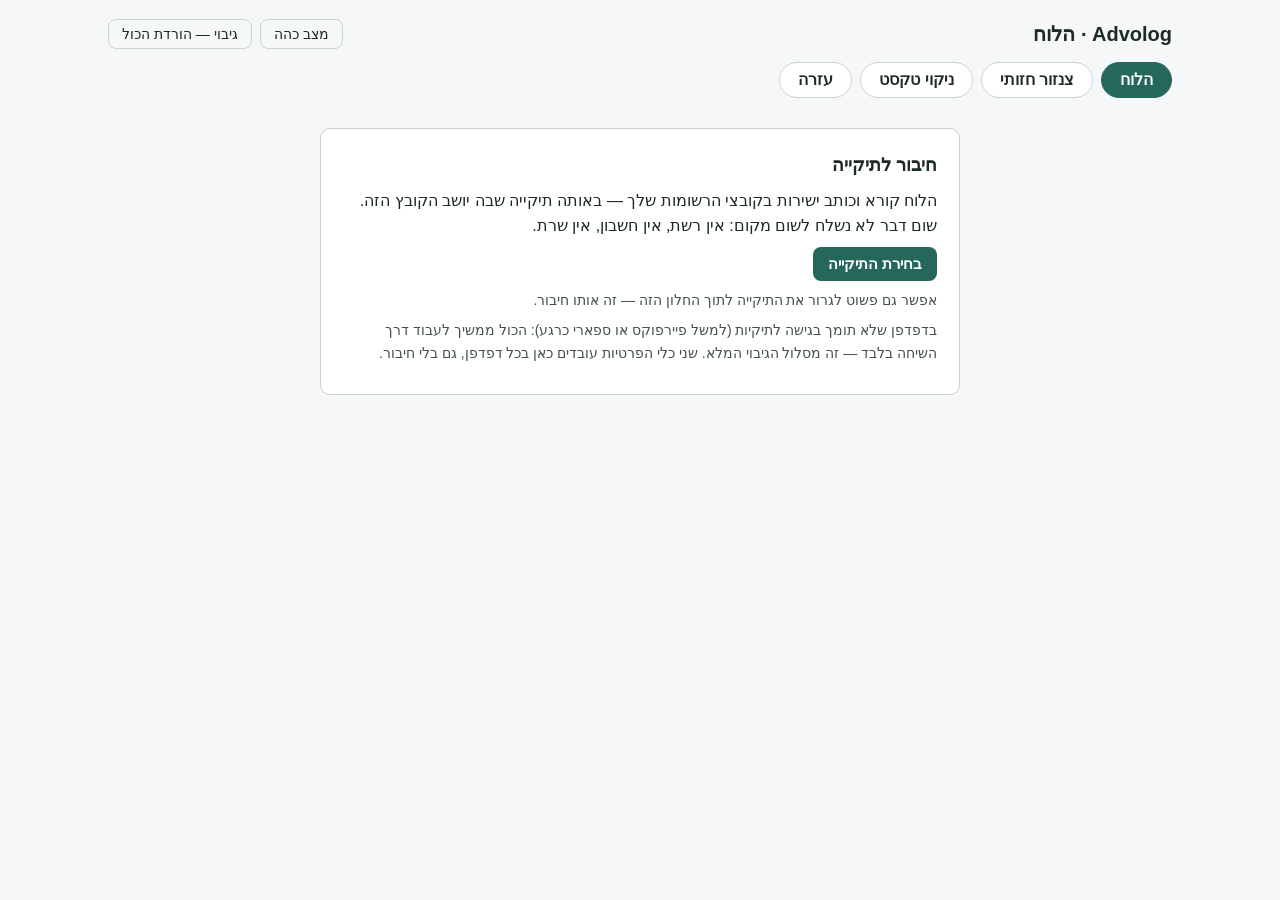
<file: package/dashboard.html>
<!doctype html>
<!-- Advolog — הלוח (tier-B dashboard, v1 build)
     One self-contained file. No network requests, ever (P-51). Reads/writes the same
     record files as every tier via the File System Access API. Named anchors throughout
     (@anchor comments + data-anchor) — build instructions reference these, never line numbers.
     Structure: mockup direction א «הקלסר» per architecture §3.8 + Heela's theme/type directives. -->
<html lang="he" dir="rtl" data-theme="light">
<head>
<meta charset="utf-8">
<meta name="viewport" content="width=device-width, initial-scale=1">
<!-- Defense-in-depth: this file never talks to the network. The CSP blocks any external
     fetch/script/frame/beacon, so even if crafted text slipped past the textContent rendering
     it could not exfiltrate the record folder. Inline script/style are self-contained here;
     data:/blob: images are the censor tool's own local pixels. -->
<meta http-equiv="Content-Security-Policy" content="default-src 'none'; script-src 'unsafe-inline'; style-src 'unsafe-inline'; img-src data: blob:; font-src data:; base-uri 'none'; form-action 'none'; frame-ancestors 'none'">
<title>Advolog · הלוח</title>
<style>
  :root{
    --ground:#F5F7F8; --surface:#FFFFFF; --ink:#1C2A28; --muted:#44524F; --line:#C9D3D1;
    --accent:#25675B; --accent-ink:#FFFFFF; --accent-soft:#DFEDEA;
    --amber:#8F4D0D; --amber-bg:#F7EBDA; --alert:#8E3526; --alert-bg:#F6E7E3; --good:#2F6B3F;
  }
  :root[data-theme="dark"]{
    --ground:#141B1A; --surface:#1C2624; --ink:#E6ECEA; --muted:#A8B5B1; --line:#2C3936;
    --accent:#5FB4A3; --accent-ink:#0F1A18; --accent-soft:#24413C;
    --amber:#D89A55; --amber-bg:#3A2E1D; --alert:#D07862; --alert-bg:#3C2723; --good:#7CB98A;
  }
  *{box-sizing:border-box}
  body{background:var(--ground); color:var(--ink); margin:0; font-size:16px; line-height:1.6;
    font-family:"Segoe UI","Helvetica Neue","Arial Hebrew","Noto Sans Hebrew",Arial,sans-serif;}
  .wrap{max-width:1100px; margin:0 auto; padding:18px 18px 60px;}
  header{display:flex; flex-wrap:wrap; gap:10px; align-items:center; justify-content:space-between; margin-bottom:12px;}
  header h1{font-size:20px; margin:0;}
  .hbtns{display:flex; gap:8px; flex-wrap:wrap;}
  .tabs{display:flex; gap:8px; margin:0 0 14px; flex-wrap:wrap;}
  .tab{border:1px solid var(--line); background:var(--surface); color:var(--ink); border-radius:999px;
    padding:8px 18px; font-size:15.5px; cursor:pointer; font-weight:600;}
  .tab[aria-selected="true"]{background:var(--accent); border-color:var(--accent); color:var(--accent-ink);}
  button:focus-visible,input:focus-visible{outline:2px solid var(--accent); outline-offset:2px;}
  .view{display:none}.view.on{display:block}
  .banner{border-radius:8px; padding:11px 15px; margin-bottom:14px; display:flex; gap:12px; align-items:center; flex-wrap:wrap;
    border:1px solid var(--line); border-right:5px solid var(--amber); background:var(--amber-bg); font-size:15.5px;}
  .banner.rec{border-right-color:var(--alert); background:var(--alert-bg);}
  .banner .sp{flex:1}
  .grid{display:grid; grid-template-columns:300px 1fr; gap:14px;}
  @media (max-width:840px){ .grid{grid-template-columns:1fr} }
  .col{display:flex; flex-direction:column; gap:14px;}
  .two{display:grid; grid-template-columns:1fr 1fr; gap:14px;} @media (max-width:660px){.two{grid-template-columns:1fr}}
  .panel{background:var(--surface); border:1px solid var(--line); border-radius:10px; padding:14px 16px;}
  .panel h3{margin:0 0 4px; font-size:16.5px;}
  .panel .sub{color:var(--muted); font-size:15px; margin:0 0 10px;}
  .item{padding:9px 0; border-top:1px solid var(--line); font-size:15.5px; overflow-wrap:anywhere;}
  .item:first-of-type{border-top:none}
  .empty{color:var(--muted); font-size:15px; padding:6px 0;}
  .chip{display:inline-block; border-radius:7px; padding:1px 9px; font-size:12.5px; background:var(--accent-soft); color:var(--accent); font-weight:600; margin-inline-start:6px;}
  .btn{background:var(--accent); color:var(--accent-ink); border:none; border-radius:8px; padding:8px 15px; font-size:15px; font-weight:600; cursor:pointer;}
  .btn.sm{padding:5px 11px; font-size:13.5px;}
  .ghost{border:1px solid var(--line); background:transparent; color:var(--ink); border-radius:8px; padding:6px 13px; font-size:14px; cursor:pointer;}
  .btn:disabled{opacity:.5; cursor:default}
  textarea, input[type=text]{width:100%; background:var(--ground); color:var(--ink); border:1px solid var(--line);
    border-radius:8px; padding:9px 11px; font-size:15px; font-family:inherit;}
  textarea{min-height:110px; resize:vertical}
  .pend{border:1px dashed var(--accent); border-radius:8px; padding:9px 11px; margin-top:8px; font-size:14.5px;
    display:flex; gap:8px; align-items:center; justify-content:space-between; flex-wrap:wrap;}
  .pend.err{border-color:var(--alert); color:var(--alert)}
  .note{color:var(--muted); font-size:14px; margin-top:8px;}
  #cwrap{border:1px solid var(--line); border-radius:10px; background:var(--surface); padding:10px; touch-action:none;}
  #cv{max-width:100%; display:block; margin:0 auto; cursor:crosshair; border-radius:6px;}
  .gate{background:var(--surface); border:1px solid var(--line); border-radius:10px; padding:22px; max-width:640px; margin:30px auto; font-size:16px;}
  .gate h2{margin:0 0 8px; font-size:18px;}
  .gate p{margin:8px 0}
  #toast{position:fixed; bottom:18px; inset-inline-start:18px; background:var(--ink); color:var(--ground);
    border-radius:8px; padding:9px 17px; font-size:14.5px; opacity:0; transition:opacity .25s; pointer-events:none; z-index:20;}
  .ph{border:1px solid var(--line); background:transparent; color:var(--muted); border-radius:50%;
    width:22px; height:22px; font-size:13px; cursor:pointer; line-height:1; padding:0; margin-inline-start:6px; font-weight:600;}
  .phelp{display:none; color:var(--muted); font-size:14.5px; border-inline-start:3px solid var(--accent-soft); padding:4px 10px; margin:6px 0 8px;}
  .phelp.on{display:block}
  mark.mk{background:var(--amber-bg); color:inherit; border-bottom:2px solid var(--amber); border-radius:3px; padding:0 2px; cursor:pointer;}
  mark.mk.off{background:transparent; border-bottom:2px dotted var(--line); opacity:.65; text-decoration:line-through;}
  #scrubOut{background:var(--ground); border:1px solid var(--line); border-radius:8px; padding:10px 12px; font-size:15px;
    line-height:1.8; white-space:pre-wrap; overflow-wrap:anywhere; margin-top:8px;}
  .leg{display:flex; gap:8px; flex-wrap:wrap; margin-top:8px; font-size:13.5px; color:var(--muted);}
  .leg span{border:1px solid var(--line); border-radius:7px; padding:1px 8px;}
  .man{max-width:760px;} .man h4{margin:16px 0 4px; font-size:16px;} .man p,.man li{font-size:15px;} .man ul{padding-inline-start:20px;}
  @media (prefers-reduced-motion: reduce){ *{transition:none !important} }
</style>
</head>
<body>
<div class="wrap">
  <header data-anchor="header">
    <h1>Advolog · הלוח</h1>
    <div class="hbtns">
      <button class="ghost" id="themeBtn">מצב כהה</button>
      <button class="ghost" id="exportBtn" disabled>גיבוי — הורדת הכול</button>
    </div>
  </header>

  <div class="tabs" role="tablist" data-anchor="tabs">
    <button class="tab" data-v="board" aria-selected="true">הלוח</button>
    <button class="tab" data-v="censor" aria-selected="false">צנזור חזותי</button>
    <button class="tab" data-v="scrub" aria-selected="false">ניקוי טקסט</button>
    <button class="tab" data-v="help" aria-selected="false">עזרה</button>
  </div>

  <!-- @anchor: gate — connect / unsupported -->
  <div id="gate" class="gate">
    <h2>חיבור לתיקייה</h2>
    <p>הלוח קורא וכותב ישירות בקובצי הרשומות שלך — באותה תיקייה שבה יושב הקובץ הזה. שום דבר לא נשלח לשום מקום: אין רשת, אין חשבון, אין שרת.</p>
    <p id="gateMsg"></p>
    <button class="btn" id="connectBtn">בחירת התיקייה</button>
    <p class="note" id="dropHint">אפשר גם פשוט לגרור את התיקייה לתוך החלון הזה — זה אותו חיבור.</p>
    <p class="note">בדפדפן שלא תומך בגישה לתיקיות (למשל פיירפוקס או ספארי כרגע): הכול ממשיך לעבוד דרך השיחה בלבד — זה מסלול הגיבוי המלא. שני כלי הפרטיות עובדים כאן בכל דפדפן, גם בלי חיבור.</p>
  </div>

  <!-- ================= BOARD VIEW ================= -->
  <section class="view" id="v-board" data-anchor="board">
    <div class="banner" id="allergyBanner" data-anchor="allergy-banner">
      <span id="allergyTx"><b>אלרגיות: לא תועד.</b> זה הפרט הבטיחותי הכי חשוב לרישום — אפשר להוסיף דרך השיחה בכל רגע.</span>
      <span class="sp"></span>
    </div>

    <div class="grid">
      <div class="col">
        <div class="panel" data-anchor="sync-panel">
          <h3>הדבקה מהשיחה <button class="ph" data-for="h-sync" aria-label="הסבר">?</button></h3>
          <div class="phelp" id="h-sync">בסוף שיחה (או כשמבקשים) השיחה נותנת «בלוק עדכון» — טקסט אחד עם כל מה שחדש. מעתיקים, מדביקים כאן, ולוחצים «בדיקת הבלוק»: כל פריט מוצג לאישור. עד שלוחצים «החלה» — שום דבר לא נכתב לקבצים.</div>
          <p class="sub">בלוק אחד לשיחה. מודבק כאן, נבדק, מוחל — פריט־פריט או הכול. שום דבר לא נכנס לרשומות בלי החלה.</p>
          <textarea id="syncIn" placeholder="◇ עדכון מהשיחה · 31.7.2026&#10;תסמינים + · 31.7 · ...&#10;ציר הזמן + · 31.7 · ...&#10;שאלות + · ק-05 · ..."></textarea>
          <div style="margin-top:8px"><button class="btn" id="parseBtn">בדיקת הבלוק</button>
            <button class="ghost" id="applyAllBtn" hidden>החלת הכול</button></div>
          <div id="pends"></div>
          <div class="note" id="syncNote"></div>
        </div>
        <div class="panel" data-anchor="context-panel">
          <h3>הקשר חזרה לשיחה <button class="ph" data-for="h-ctx" aria-label="הסבר">?</button></h3>
          <div class="phelp" id="h-ctx">התנועה ההפוכה: לוחצים, ומקבלים בלוק קצר להדבקה בהודעה הראשונה של שיחה חדשה — כך השיחה יודעת מיד איפה הדברים עומדים, בלי לספר הכול מחדש.</div>
          <p class="sub">בלוק פתיחה לשיחה הבאה, מעודכן ממה שבאמת בקבצים.</p>
          <button class="ghost" id="ctxBtn">העתקת בלוק ההקשר</button>
        </div>
        <div class="panel" data-anchor="inbox-panel">
          <h3>תיבת קליטה <span class="chip" id="c-inbox">0</span> <button class="ph" data-for="h-inbox" aria-label="הסבר">?</button></h3>
          <div class="phelp" id="h-inbox">כל מה שנקלט ועוד לא סודר — קליטות מרגעים עמוסים, הצעות שמחכות להחלטה. המיון עצמו קורה בשיחה, כשנוח; שום דבר לא נכנס לרשומות בלי אישור.</div>
          <p class="sub">מה שעוד לא סודר. הסידור עצמו נעשה בשיחה, בזמן מיון.</p>
          <div id="p-inbox"></div>
        </div>
      </div>

      <div class="col">
        <div class="panel" data-anchor="questions-panel">
          <h3>שאלות פתוחות <span class="chip" id="c-q">0</span> <button class="ph" data-for="h-q" aria-label="הסבר">?</button></h3>
          <div class="phelp" id="h-q">הרשימה שממתינה לצוות המטפל. כל שאלה נולדת בשיחה עם הנימוק שלה — למה שווה לשאול — ועם מי כדאי לדבר עליה. אחרי ביקור, השיחה מעדכנת מה נשאל ומה נענה.</div>
          <p class="sub">מרכז הכובד: מה שממתין לצוות המטפל.</p>
          <div id="p-q"></div>
        </div>
        <div class="two">
          <div class="panel" data-anchor="meds-panel"><h3>תרופות <button class="ph" data-for="h-meds" aria-label="הסבר">?</button></h3>
            <div class="phelp" id="h-meds">הקובץ נפתח באלרגיות — תמיד, כי זה הפרט שחשוב בכל מסמך. בהמשך: מה נלקח היום, ומה הופסק ולמה. דבר לא נמחק; גם תרופה שהופסקה היא מידע.</div>
            <p class="sub">אלרגיות תמיד למעלה; דבר לא נמחק.</p><div id="p-meds"></div></div>
          <div class="panel" data-anchor="symptoms-panel"><h3>יומן תסמינים <span class="chip" id="c-sy">0</span> <button class="ph" data-for="h-sy" aria-label="הסבר">?</button></h3>
            <div class="phelp" id="h-sy">שורה ליום: מה הורגש, כמה חזק (קל · בינוני · קשה), ומה היה מסביב. ימים חסרים זה נורמלי לגמרי — רופאים מחפשים תבנית, לא יומן מושלם.</div>
            <p class="sub">תבנית חשובה משלמות.</p><div id="p-sy"></div></div>
        </div>
        <div class="two">
          <div class="panel" data-anchor="timeline-panel"><h3>ציר הזמן <span class="chip" id="c-tl">0</span> <button class="ph" data-for="h-tl" aria-label="הסבר">?</button></h3>
            <div class="phelp" id="h-tl">מה קרה ומתי — ביקור, ניסיון טיפול ומה יצא ממנו, שינוי, מסמך שהתקבל. שורה לאירוע, החדש למעלה. מכאן נבנים ציר הזמן שבדוחות ו«מה נוסה».</div>
            <div id="p-tl"></div></div>
          <div class="panel" data-anchor="reports-panel"><h3>דוחות <button class="ph" data-for="h-rep" aria-label="הסבר">?</button></h3>
            <div class="phelp" id="h-rep">דפי הכנה, סיכומים ושאר מסמכים שהשיחה מכינה נשמרים בתיקיית reports ומופיעים כאן. פותחים אותם כמו כל קובץ; הדפסה — מתוך הקובץ.</div>
            <div id="p-rep"></div></div>
        </div>
      </div>
    </div>

  </section>

  <!-- ================= SCRUB VIEW ================= -->
  <section class="view" id="v-scrub" data-anchor="scrub">
    <div class="panel man">
      <h3>ניקוי טקסט לפני שיתוף</h3>
      <p class="sub">מדביקים טקסט שעומד לצאת החוצה — סיכום לשיתוף, שאלה לפורום, ציטוט ממסמך. הכלי מסמן לבדיקה את המזהים של מי שהרשומה עליו: תעודת זהות (נבדקת בספרת ביקורת), שם, כתובת מדויקת, מספרי תיק, טלפון ודוא״ל. שום דבר לא נמחק לבד — לחיצה על סימון מבטלת אותו, וכפתור אחד מכין עותק נקי.</p>
      <p class="sub"><b>נשארים בכוונה: שמות רופאים ומוסדות.</b> מקור הטיפול הוא לא זהות המטופל או המטופלת.</p>
      <div style="display:flex; gap:8px; flex-wrap:wrap; align-items:center; margin-bottom:8px">
        <label for="scrubNames" style="font-size:14.5px">שמות לסימון:</label>
        <input type="text" id="scrubNames" style="max-width:340px" placeholder="שם פרטי ומשפחה, מופרדים בפסיק">
      </div>
      <p class="note" id="scrubWho"></p>
      <textarea id="scrubIn" placeholder="הטקסט שעומד לצאת — מדביקים כאן."></textarea>
      <div style="margin-top:8px; display:flex; gap:8px; flex-wrap:wrap; align-items:center">
        <button class="btn" id="scrubBtn">סימון מזהים</button>
        <button class="ghost" id="scrubCopyBtn" hidden>העתקת העותק הנקי</button>
      </div>
      <div class="leg" id="scrubLeg" hidden></div>
      <div id="scrubOut" hidden></div>
      <p class="note" id="scrubNote" hidden>רגע לפני: מה באמת יש בטקסט הזה, ולאן הוא הולך? סימון שנראה מיותר — לוחצים עליו והוא מבוטל. בעותק הנקי כל סימון פעיל מוחלף בסוגריים, למשל [שם] או [טלפון]. הבדיקה שלך היא הקובעת — הכלי עוזר לעיניים, לא מחליף אותן.</p>
    </div>
  </section>

  <!-- ================= HELP VIEW ================= -->
  <section class="view" id="v-help" data-anchor="manual">
    <div class="panel man">
      <h3>המדריך — איך הלוח עובד</h3>
      <p class="sub">הכול כאן קורה אצלך במחשב. אין רשת, אין חשבון, אין שרת — אף פעם.</p>

      <h4>מה זה הלוח</h4>
      <p>הרשומות הרפואיות שלך הן קבצי טקסט פשוטים, בתיקייה שלך. השיחה עם העוזר היא המוח — שם מספרים, שואלים, מכינים דוחות. הלוח הזה הוא החלון והידיים: הוא מראה מה יש בקבצים, ומכניס לתוכם את מה שהשיחה הציעה — רק אחרי שאישרת. אפשר לפתוח כל קובץ גם בלי הלוח, בכל עורך טקסט; הכול שלך, קריא לבני אדם, ועובד גם בלי שום בינה מלאכותית.</p>

      <h4>החיבור הראשון</h4>
      <ul>
        <li>שומרים את הקובץ הזה בתיקייה שתהיה תיקיית הרשומות (למשל תיקייה חדשה בשם «הרשומות שלי»).</li>
        <li>פותחים אותו בדפדפן שתומך בגישה לתיקיות (כרום למשל) — פשוט לחיצה כפולה על הקובץ.</li>
        <li>לוחצים «בחירת התיקייה» ובוחרים את אותה תיקייה. הדפדפן יבקש אישור — זו הרשות היחידה שהלוח צריך.</li>
        <li>שבעת קובצי הרשומות נוצרים אם אינם, ונקראים אם ישנם. זהו — מחוברים.</li>
      </ul>

      <h4>מעגל העבודה</h4>
      <p>שיחה ← בלוק עדכון ← הדבקה בלוח ← החלה ← הקבצים מתעדכנים. ובחזרה: «העתקת בלוק ההקשר» נותנת לשיחה הבאה את נקודת הפתיחה. זה כל הסיפור — תנועה אחת פנימה, תנועה אחת החוצה.</p>

      <h4>הקבצים עצמם</h4>
      <ul>
        <li><b>profile.md</b> — מי כאן, והעדפות.</li>
        <li><b>medications.md</b> — תרופות; אלרגיות תמיד בראש הקובץ.</li>
        <li><b>timeline.md</b> — מה קרה ומתי, שורה לאירוע.</li>
        <li><b>symptoms.md</b> — יומן תסמינים מהיר.</li>
        <li><b>open-questions.md</b> — השאלות שממתינות לצוות המטפל.</li>
        <li><b>professional-review.md</b> — רק מה שאנשי מקצוע אמיתיים אמרו, כלשונם.</li>
        <li><b>inbox.md</b> — מה שעוד לא סודר.</li>
        <li><b>reports/</b> — הדוחות שהשיחה הכינה, מתוארכים.</li>
      </ul>

      <h4>גיבוי ושחזור</h4>
      <p>«גיבוי — הורדת הכול» מוריד קובץ אחד מתוארך עם כל הרשומות; שומרים אותו במקום נוסף (ענן, דיסק, מייל לעצמך). שחזור: נותנים את קובץ הגיבוי לשיחה, והיא בונה את הקבצים מחדש. תמונות ודוחות מגובים בהעתקת התיקייה עצמה.</p>

      <h4>שני כלי הפרטיות</h4>
      <p><b>צנזור חזותי</b> — לתמונות של מסמכים, לפני שמעלים אותן לשיחה: משחירים, משנים שם, מורידים עותק נקי. <b>ניקוי טקסט</b> — לטקסט שיוצא החוצה: מסמן את המזהים לבדיקה ומכין עותק נקי. שניהם עובדים כולם אצלך במחשב, בכל דפדפן, גם בלי חיבור לתיקייה.</p>

      <h4>שאלות נפוצות</h4>
      <ul>
        <li><b>הדפדפן לא תומך בגישה לתיקיות?</b> לא נורא: הכול ממשיך לעבוד דרך השיחה בלבד — היא מלווה שמירה של קובץ אחד בכל פעם. שני כלי הפרטיות עובדים כאן בכל מקרה.</li>
        <li><b>החלה נכשלה?</b> הפריט נשאר ממתין ולא הולך לאיבוד. אפשר לנסות שוב, או לבקש מהשיחה בלוק חדש.</li>
        <li><b>משהו נשלח לאינטרנט?</b> לא. שום דבר, אף פעם. הקובץ הזה לא ניגש לרשת בכלל.</li>
        <li><b>אפשר לערוך קבצים ביד?</b> כן. הם שלך. הלוח יקרא את מה שכתבת בפעם הבאה שנפתח.</li>
        <li><b>הלוח חובה?</b> לא. הוא נוחות. השיחה לבדה מספיקה תמיד.</li>
      </ul>
    </div>
  </section>

  <!-- ================= CENSOR VIEW ================= -->
  <section class="view" id="v-censor" data-anchor="censor">
    <div class="panel">
      <h3>צנזור חזותי — לפני שמישהו רואה</h3>
      <p class="sub">טוענים צילום של מסמך, משחירים את מה שלא צריך לצאת, משנים שם לקובץ — ומורידים עותק נקי. הכול קורה כאן, במחשב שלך; הקובץ המקורי לא משתנה, ושום דבר לא נשלח לשום מקום. את העותק הנקי מעלים לשיחה — לא את המקור.</p>
      <p class="sub">עובד עם תמונות (צילום או צילום מסך). קובצי PDF — לא בגרסה הזאת: אפשר לצלם את העמוד או לעשות צילום מסך, וזה עובד מצוין.</p>
      <input type="file" id="cfile" accept="image/*">
      <div id="carea" hidden>
        <p class="note">גוררים מלבן על כל אזור להשחרה. ההשחרה נצרבת בעותק — אי אפשר להסיר אותה מהקובץ שיורד.</p>
        <div id="cwrap"><canvas id="cv"></canvas></div>
        <div style="display:flex; gap:8px; flex-wrap:wrap; margin-top:10px; align-items:center">
          <button class="ghost" id="undoBtn">ביטול המלבן האחרון</button>
          <input type="text" id="rename" style="max-width:260px" aria-label="שם הקובץ לשמירה">
          <button class="btn" id="dlBtn">הורדת העותק הנקי</button>
        </div>
      </div>
    </div>
  </section>
</div>
<div id="toast" role="status"></div>

<script>
/* @anchor: state */
var dir=null, files={}, RECORDS=['profile.md','medications.md','timeline.md','symptoms.md','open-questions.md','professional-review.md','inbox.md'];
var TEMPLATES={
 'profile.md':'# הפרופיל שלי\nמי אנחנו כאן, והעדפות. הקובץ שלך — לספר לי, או לערוך בעצמך.\nעודכן לאחרונה: — · חדש\n',
 'medications.md':'# תרופות\nאלרגיות למעלה, תמיד. מה שנלקח היום, מה שהופסק ולמה — כלום לא נמחק.\nאלרגיות: לא תועד\nעודכן לאחרונה: — · חדש\n',
 'timeline.md':'# ציר הזמן\nמה קרה ומתי, שורה לאירוע, החדש למעלה.\nעודכן לאחרונה: — · חדש\n',
 'symptoms.md':'# יומן תסמינים\nתבנית חשובה משלמות — ימים חסרים זה נורמלי.\nעודכן לאחרונה: — · חדש\n',
 'open-questions.md':'# שאלות פתוחות\nכל מה שמחכה לצוות המטפל, כולל מה שנשקל והונח בצד — עם הסיבה, במילים שלהם.\nעודכן לאחרונה: — · חדש\n',
 'professional-review.md':'# ממצאים מאנשי מקצוע\nרק מה שאנשי מקצוע אמיתיים אמרו, כלשונו. ריק כאן — מידע אמיתי, לא כישלון.\nעודכן לאחרונה: — · חדש\n',
 'inbox.md':'# תיבת קליטה\nכל מה שעוד לא סודר: קליטות, הצעות, דברים לאחר כך. שום דבר לא נכנס לרשומות בלי אישור.\nעודכן לאחרונה: — · חדש\n'};
function $(id){return document.getElementById(id)}
var t; function toast(m){var e=$('toast'); e.textContent=m; e.style.opacity=1; clearTimeout(t); t=setTimeout(function(){e.style.opacity=0},2000);}
function today(){var d=new Date(); return d.getDate()+'.'+(d.getMonth()+1)+'.'+d.getFullYear();}

/* @anchor: theme */
$('themeBtn').onclick=function(){var r=document.documentElement, d=r.getAttribute('data-theme')==='dark';
  r.setAttribute('data-theme', d?'light':'dark'); this.textContent=d?'מצב כהה':'מצב בהיר';};

/* @anchor: tabs */
document.querySelectorAll('.tab').forEach(function(b){ b.onclick=function(){
  document.querySelectorAll('.tab').forEach(function(x){x.setAttribute('aria-selected', x===b)});
  document.querySelectorAll('.view').forEach(function(v){v.classList.remove('on')});
  $('v-'+b.dataset.v).classList.add('on');
  if(b.dataset.v==='board' && !dir){ $('gate').hidden=false; $('v-board').classList.remove('on'); } /* unconnected: gate only — empty panels would mislead */
  else $('gate').hidden=true;
  if(b.dataset.v==='scrub') scrubWho();
};});

/* @anchor: panel-help — the ? buttons (P-47: help lives where the confusion happens) */
document.querySelectorAll('.ph').forEach(function(b){ b.setAttribute('aria-expanded','false');
  b.onclick=function(){ var t=$(b.dataset.for); var on=!t.classList.contains('on');
    t.classList.toggle('on',on); b.setAttribute('aria-expanded',on); };});

/* @anchor: connect — the guided first step */
if(!window.showDirectoryPicker){
  $('connectBtn').disabled=true;
  $('gateMsg').innerHTML='<b>הדפדפן הזה לא תומך בגישה לתיקיות.</b> אפשר להמשיך לעבוד דרך השיחה בלבד — או לפתוח את הקובץ הזה בכרום או באדג׳.';
}
async function connectWith(handle){
  dir=handle;
  await loadAll(); $('gate').hidden=true; $('v-board').classList.add('on'); $('exportBtn').disabled=false;
  toast('מחובר. הרשומות נקראו.');
}
$('connectBtn').onclick=async function(){
  var h; try{ h=await window.showDirectoryPicker({mode:'readwrite'}); }
  catch(e){ return; }
  await connectWith(h);
};
/* drop-to-connect: dropping the records folder is the same grant, one motion (§9.2 one-step care) */
document.addEventListener('dragover',function(ev){ ev.preventDefault(); });
document.addEventListener('drop',async function(ev){
  ev.preventDefault();
  if(dir || !ev.dataTransfer || !ev.dataTransfer.items || !ev.dataTransfer.items.length) return;
  var it=null; for(var i=0;i<ev.dataTransfer.items.length;i++){ if(ev.dataTransfer.items[i].kind==='file'){ it=ev.dataTransfer.items[i]; break; } }
  if(!it || !it.getAsFileSystemHandle) return;
  var h=await it.getAsFileSystemHandle();
  if(!h || h.kind!=='directory'){ toast('זו לא תיקייה — גוררים את תיקיית הרשומות עצמה.'); return; }
  if(h.queryPermission && await h.queryPermission({mode:'readwrite'})!=='granted'
     && h.requestPermission && await h.requestPermission({mode:'readwrite'})!=='granted'){
    toast('אין הרשאת כתיבה לתיקייה — אפשר לנסות דרך «בחירת התיקייה».'); return; }
  await connectWith(h);
});
async function ensure(name){ var h=await dir.getFileHandle(name,{create:true});
  var f=await h.getFile(); var tx=await f.text();
  if(!tx.trim()){ tx=TEMPLATES[name]||('# '+name+'\n'); await write(name,tx,true); }
  files[name]=tx; return tx; }
async function write(name,text,silent){ var h=await dir.getFileHandle(name,{create:true});
  var w=await h.createWritable(); await w.write(text); await w.close(); files[name]=text;
  if(!silent) toast('נשמר: '+name); }
async function loadAll(){ for(var i=0;i<RECORDS.length;i++){ await ensure(RECORDS[i]); } render(); }

/* @anchor: render — simple honest views: entry-looking lines from each file */
/* record files are plain text; each opens with the shared envelope (architecture §3.2):
   title, one line saying what the file is, one line saying both ways to fill it, then the
   `עודכן לאחרונה` line — entries follow. Key off that structure instead of matching the
   inline template constant (which is abbreviated and drifts from the canonical envelope):
   real entries are the lines AFTER `עודכן לאחרונה`. stripMd handles any **bold** the
   canonical strings carry so nothing ever renders as literal asterisks. */
function stripMd(s){ return s.replace(/\*\*(.+?)\*\*/g,'$1').replace(/\*(.+?)\*/g,'$1'); }
function entryLines(name){ var lines=(files[name]||'').split('\n');
  var u=lines.findIndex(function(l){ return /^עודכן לאחרונה/.test(l.trim()); });
  var body = u>=0 ? lines.slice(u+1) : lines;
  return body.filter(function(l){ l=l.trim();
    if(!l||l[0]==='#') return false;              // blank lines and section headers
    if(/^[-–—\s]*$/.test(l)) return false;        // empty-section placeholders («—»)
    return true; }); }
/* teaching empty states — each panel says what will appear here and how it arrives (P-47) */
var EMPTIES={
 'open-questions.md':'עדיין אין שאלות. הן ייוולדו בשיחה — כשמשהו שווה לשאול, הוא נכנס לכאן עם הנימוק שלו.',
 'symptoms.md':'היומן ריק, וזה בסדר. רישום ראשון הוא משפט אחד בשיחה — «תרשמי שכאב לי הראש מהצהריים».',
 'timeline.md':'ציר הזמן יתמלא מהשיחה — ביקור, ניסיון, מסמך. שורה לאירוע, החדש למעלה.',
 'medications.md':'עוד לא תועדו תרופות. גם «לא לוקחת כלום» שווה שורה — והאלרגיות למעלה חשובות מכולן.',
 'inbox.md':'ריק — הכול מסודר. מה שייקלט בדרך יחכה כאן עד המיון, ולא ילך לאיבוד.'};
function fill(panelId, chipId, name, max){ var ls=entryLines(name), p=$(panelId); p.innerHTML='';
  if(chipId) $(chipId).textContent=ls.length;
  if(!ls.length){ var e=document.createElement('div'); e.className='empty';
    e.textContent=EMPTIES[name]||'עדיין ריק — וזה בסדר גמור.'; p.appendChild(e); return; }
  ls.slice(0,max||6).forEach(function(l){ var d=document.createElement('div'); d.className='item'; d.textContent=stripMd(l); p.appendChild(d); }); }
async function render(){
  fill('p-q','c-q','open-questions.md',5);
  fill('p-sy','c-sy','symptoms.md',5);
  fill('p-tl','c-tl','timeline.md',5);
  fill('p-meds',null,'medications.md',6);
  fill('p-inbox','c-inbox','inbox.md',5);
  var al=(files['medications.md']||'').split('\n').find(function(l){return /^אלרגיות\s*[:：]/.test(l.trim())})||'אלרגיות: לא תועד';
  al=al.trim();
  /* three honest states: not recorded (nudge) · recorded none-known (calm) · recorded allergy (alert) */
  var recorded=!/לא תועד/.test(al), noneKnown=recorded && /אין|לא ידוע/.test(al);
  var b=$('allergyBanner'); b.classList.toggle('rec', recorded && !noneKnown);
  var safe=document.createElement('span'); safe.textContent=al;
  $('allergyTx').innerHTML= recorded? '<b>'+safe.innerHTML+'</b> · מוצג תמיד, בכל מסמך יוצא.' :
    '<b>אלרגיות: לא תועד.</b> זה הפרט הבטיחותי הכי חשוב לרישום — אפשר להוסיף דרך השיחה בכל רגע.';
  var rep=$('p-rep'); rep.innerHTML='';
  try{ var rd=await dir.getDirectoryHandle('reports',{create:false}); var any=false;
    for await (var e of rd.values()){ if(e.kind==='file'){ any=true; var d=document.createElement('div'); d.className='item'; d.textContent=e.name; rep.appendChild(d);} }
    if(!any) rep.innerHTML='<div class="empty">אין עדיין דוחות. כשהשיחה תכין דף הכנה או סיכום — הוא יישמר בתיקיית reports ויופיע כאן.</div>';
  }catch(e){ rep.innerHTML='<div class="empty">אין עדיין דוחות. כשהשיחה תכין דף הכנה או סיכום — הוא יישמר בתיקיית reports ויופיע כאן.</div>'; }
}

/* @anchor: sync-parse — the one friendly motion in */
var TARGETS={'תסמינים':'symptoms.md','ציר הזמן':'timeline.md','תרופות':'medications.md','שאלות':'open-questions.md','תיבת קליטה':'inbox.md','פרופיל':'profile.md','ממצאים':'professional-review.md','ממצאים מאנשי מקצוע':'professional-review.md'};
var pending=[];
$('parseBtn').onclick=function(){
  var lines=$('syncIn').value.split('\n'); pending=[]; var orphans=[]; $('pends').innerHTML='';
  lines.forEach(function(l){ var m=l.match(/^\s*(\S[^+]*?)\s*\+\s*·\s*(.+)$/);
    if(m && TARGETS[m[1].trim()]) pending.push({file:TARGETS[m[1].trim()], label:m[1].trim(), entry:m[2].trim()});
    else if(m) orphans.push(l.trim()); });
  if(!pending.length && !orphans.length){ $('syncNote').textContent='לא זוהו שורות עדכון בבלוק. הצורה: «תסמינים + · ...» — אפשר גם לבקש מהשיחה בלוק חדש.'; return; }
  $('syncNote').textContent= pending.length? 'שום דבר עוד לא נכתב — כל פריט מחכה להחלה.' : '';
  $('applyAllBtn').hidden=!pending.length;
  pending.forEach(function(p,i){ var d=document.createElement('div'); d.className='pend';
    /* SECURITY: p.label/p.entry are AI-produced, user-pasted text — render as text, never
       as markup (textContent, not innerHTML), so a crafted delta line cannot inject active
       HTML into a page that holds read/write handles to the record folder. */
    var sp=document.createElement('span'); sp.textContent=p.label+': '+p.entry; d.appendChild(sp);
    d._pending=p;  /* bind the card to its own pending object so Apply-all never pairs by index */
    var b=document.createElement('button');
    b.className='btn sm'; b.textContent='החלה'; b.onclick=function(){ applyOne(p,d); }; d.appendChild(b); $('pends').appendChild(d); });
  /* lossless, said aloud: delta-looking lines with an unrecognized target never vanish silently */
  orphans.forEach(function(l){ var d=document.createElement('div'); d.className='pend err';
    d.textContent='היעד לא זוהה, הפריט לא ייכנס לבד: «'+l+'» — אפשר לבקש בלוק מתוקן, או להכניס דרך השיחה.'; $('pends').appendChild(d); });
};
/* @anchor: sync-apply — insert after the updated-line; lossless on failure */
async function applyOne(p,card){
  try{
    var tx=files[p.file]||await ensure(p.file); var ls=tx.split('\n');
    if(ls.indexOf(p.entry)>-1){ /* deduplicated (P-46): the same pasted block twice never doubles an entry */
      card.remove(); toast('כבר ברשומות — לא הוכפל'); return; }
    /* the allergy field (P-48): one canonical, always-current line at the top of medications.md —
       an incoming אלרגיות line UPDATES it (never stacks a second field); a previously recorded
       value is kept aloud on an אלרגיות (קודם) line, so nothing is ever deleted */
    if(p.file==='medications.md' && /^אלרגיות\s*[:：]/.test(p.entry)){
      var ai=ls.findIndex(function(l){return /^אלרגיות\s*[:：]/.test(l.trim())});
      if(ai>-1){
        /* a value already in the field's history is a stale block riding again — never regress the field */
        var val=function(l){return l.replace(/^אלרגיות(?:\s*\(קודם\))?\s*[:：]\s*/,'').trim()};
        var known=ls.filter(function(l){return /^אלרגיות(\s*\(קודם\))?\s*[:：]/.test(l.trim())}).map(function(l){return val(l.trim())});
        if(known.indexOf(val(p.entry))>-1){ card.remove(); toast('כבר ברשומות — לא הוכפל'); return; }
        var old=ls[ai].trim(), oldRecorded=!/לא תועד/.test(old);
        ls[ai]=p.entry;
        if(oldRecorded && old!==p.entry) ls.splice(ai+1,0,'אלרגיות (קודם): '+val(old));
        var di=ls.findIndex(function(l){return /^עודכן לאחרונה/.test(l.trim())});
        if(di>-1) ls[di]='עודכן לאחרונה: '+today()+' · מהשיחה';
        await write(p.file, ls.join('\n'), true);
        card.remove(); toast('שדה האלרגיות עודכן'); render(); return;
      }
    }
    var idx=ls.findIndex(function(l){return /^עודכן לאחרונה/.test(l.trim())});
    if(idx<0) idx=Math.min(2,ls.length-1);
    else ls[idx]='עודכן לאחרונה: '+today()+' · מהשיחה';
    ls.splice(idx+1,0,'',p.entry);
    await write(p.file, ls.join('\n'), true);
    card.remove(); toast('הוחל אל '+p.label); render();
  }catch(e){ card.classList.add('err'); card.firstChild.textContent='נכשל — נשאר ממתין: '+p.entry; }
}
$('applyAllBtn').onclick=async function(){
  /* iterate the cards themselves, each carrying its own bound pending object (_pending), and
     only those still connected and not yet applied — never pair the original pending[] array
     with the current DOM by index (a prior manual apply removes a card, shifting the rest). */
  var cards=[].slice.call(document.querySelectorAll('#pends .pend')).filter(function(c){ return c._pending; });
  for(var i=0;i<cards.length;i++){ if(cards[i].isConnected) await applyOne(cards[i]._pending, cards[i]); }
  this.hidden=true; };

/* @anchor: context-out — the reverse motion */
$('ctxBtn').onclick=function(){
  var sit=(entryLines('profile.md')[0]||'').slice(0,80);
  var blk='הקשר לשיחה · '+today()+'\n'+(sit?('מצב: '+sit+'\n'):'')+
    'שאלות פתוחות: '+$('c-q').textContent+' · תסמינים ביומן: '+$('c-sy').textContent+' · ציר: '+$('c-tl').textContent+'\n'+
    'לקרוא קודם: profile.md, ואז לפי העניין.';
  navigator.clipboard.writeText(blk).then(function(){toast('הועתק — להדביק בפתיחת השיחה הבאה')},function(){prompt('העתקה ידנית:',blk)});
};

/* @anchor: export — P-44 one-click bundle; restore is a chat task */
$('exportBtn').onclick=async function(){
  var out={_note:'גיבוי Advolog · '+today()+' · כל קובצי הרשומות. שחזור: נותנים את הקובץ הזה לשיחה והיא בונה מחדש את הקבצים. דוחות ותמונות מגובים בהעתקת התיקייה עצמה.', files:{}};
  for(var i=0;i<RECORDS.length;i++){ out.files[RECORDS[i]]=files[RECORDS[i]]||''; }
  var a=document.createElement('a');
  a.href='data:application/json;charset=utf-8,'+encodeURIComponent(JSON.stringify(out,null,1));
  a.download='advolog-backup-'+today().replace(/\./g,'-')+'.json'; a.click(); toast('הגיבוי ירד. לשמור אותו במקום נוסף.');
};

/* @anchor: scrub — the text scrub (architecture §3.8): highlights the RECORD SUBJECT's identifiers
   for human review. Amendment I: subject names come from profile's about / whose-record lines, so in
   caregiver mode the patient's name is flagged, not (only) the account holder's. Review-first:
   click a mark to un-flag it; the cleaned copy replaces active marks with bracketed placeholders.
   Retained by design: clinician names and institutions. Works unconnected too (names typed by hand). */
var SCRUB_LABELS={id:'ת״ז',name:'שם',phone:'טלפון',email:'דוא״ל',addr:'כתובת',rec:'מספר תיק'};
var scrubRanges=[], scrubText='';
function validIsraeliID(s){ s=s.replace(/\D/g,''); if(s.length<5||s.length>9) return false;
  s=('000000000'+s).slice(-9); var sum=0;
  for(var i=0;i<9;i++){ var n=(+s[i])*((i%2)+1); if(n>9)n-=9; sum+=n; } return sum%10===0; }
/* subject names: labeled lines in profile.md — about / whose-record-this-is / maintained-by */
function subjectNames(){
  var tx=files['profile.md']||'', out=[];
  tx.split('\n').forEach(function(l){
    var m=l.match(/^\s*[-*]?\s*(?:שם(?:\s*(?:מלא|תצוגה|להצגה))?|מי כאן|עבור מי(?:\s*הרשומה)?|הרשומה של|של מי הרשומה|מתוחזק(?:ת)?\s*בידי|about|name|maintained[- ]?by)\s*[:：]\s*(.+)$/i);
    if(m){ m[1].split(/[,·]/).forEach(function(n){ n=n.trim().replace(/["«»]/g,'');
      if(n && n!=='—' && !/לא תועד|טרם/.test(n)) out.push(n); }); }});
  return out;
}
function scrubWho(){
  var ns=subjectNames();
  if(ns.length){ if(!$('scrubNames').value.trim()) $('scrubNames').value=ns.join(', ');
    $('scrubWho').textContent='מהרשומות: המזהים המסומנים הם של '+ns.join(' ו־')+' — מי שהרשומה עליו. אפשר לתקן את השמות למעלה.';
  } else { $('scrubWho').textContent= dir? 'לא זוהה שם ברשומות — אפשר לכתוב את השמות לסימון בשדה למעלה.'
    : 'בלי חיבור לתיקייה הכלי לא מכיר את השמות — כותבים אותם בשדה למעלה, והשאר מזוהה לבד.'; }
}
/* detection: ranges [start, end, type] over the raw text */
function scrubDetect(tx){
  var R=[];
  function push(s,e,t){ R.push({s:s,e:e,t:t,on:true}); }
  function scanRe(re,t,check){ var m; while((m=re.exec(tx))!==null){
    if(!check||check(m[0])) push(m.index, m.index+m[0].length, t); if(m.index===re.lastIndex) re.lastIndex++; } }
  /* record/file numbers first (labeled — wins over bare digit runs) */
  scanRe(/(?:מס(?:פר|׳|')?\s*(?:תיק|מטופל(?:ת)?|אשפוז|דו"?ח|ביקור|הפניה)|תיק\s*(?:רפואי\s*)?(?:מס(?:פר|׳|')?)?)\s*[:：]?\s*[A-Za-z0-9][A-Za-z0-9א-ת\/–-]{2,}/g,'rec');
  /* ID numbers before phones: a checksum-valid 9-digit run is a ת״ז even when it also looks like a solid landline */
  scanRe(/\d{5,9}/g,'id',function(v){return validIsraeliID(v)});
  /* phones: mobile + landline, optional +972, separators */
  scanRe(/(?:\+972[-\s]?|0)(?:5\d|7[2-9]|[23489])[-\s]?\d{3}[-\s]?\d{4}\b/g,'phone');
  /* emails */
  scanRe(/[A-Za-z0-9._%+-]+@[A-Za-z0-9.-]+\.[A-Za-z]{2,}/g,'email');
  /* addresses: street-word + name + number (+optional apt/city) */
  scanRe(/(?:רח(?:וב|׳|')|שד(?:רות|׳|')|דרך|סמטת|שכונת)\s+[֐-׿׳'" ]{2,30}?\s*\d+[א-ת]?(?:\s*(?:דירה|קומה|כניסה)\s*[\dא-ת]+)?(?:\s*,\s*[֐-׿ ]{2,25})?/g,'addr');
  /* subject names: token scan with Hebrew-proclitic tolerance (ו/ל/ב/מ/ש/ה/כ) */
  var toks=[]; ($('scrubNames').value||'').split(/[,·]/).forEach(function(n){
    n.trim().split(/\s+/).forEach(function(w){ w=w.trim(); if(w.length>=2 && toks.indexOf(w)<0) toks.push(w); });});
  var LET=/[֐-׿A-Za-z]/;
  toks.forEach(function(w){ var i=0;
    while((i=tx.indexOf(w,i))!==-1){
      var s=i, e=i+w.length, ok=true;
      if(e<tx.length && LET.test(tx[e])) ok=false;                       /* no letter after */
      if(s>0 && LET.test(tx[s-1])){                                       /* letter before: allow one proclitic */
        if('ולבמשהכ'.indexOf(tx[s-1])>-1 && (s-1===0 || !LET.test(tx[s-2]))) s=s-1; else ok=false; }
      if(ok) push(s,e,'name'); i=e; }});
  /* resolve overlaps: longer range wins, then earlier */
  R.sort(function(a,b){ return a.s-b.s || (b.e-b.s)-(a.e-a.s); });
  var out=[], lastEnd=-1;
  R.forEach(function(r){ if(r.s>=lastEnd){ out.push(r); lastEnd=r.e; } });
  return out;
}
function esc(s){ return s.replace(/&/g,'&amp;').replace(/</g,'&lt;').replace(/>/g,'&gt;'); }
function scrubRender(){
  var html='', pos=0, counts={};
  scrubRanges.forEach(function(r,i){
    html+=esc(scrubText.slice(pos,r.s));
    html+='<mark class="mk'+(r.on?'':' off')+'" data-i="'+i+'" title="'+SCRUB_LABELS[r.t]+' — לחיצה מבטלת/מחזירה" dir="auto">'+esc(scrubText.slice(r.s,r.e))+'</mark>';
    pos=r.e; if(r.on) counts[r.t]=(counts[r.t]||0)+1; });
  html+=esc(scrubText.slice(pos));
  $('scrubOut').innerHTML=html; $('scrubOut').hidden=false;
  var leg=$('scrubLeg'); leg.innerHTML=''; leg.hidden=false;
  var total=0; Object.keys(SCRUB_LABELS).forEach(function(t){ if(counts[t]){ total+=counts[t];
    var s=document.createElement('span'); s.textContent=SCRUB_LABELS[t]+' · '+counts[t]; leg.appendChild(s); }});
  if(!total){ var s=document.createElement('span'); s.textContent='לא נמצאו מזהים לסימון — עדיין שווה מבט אנושי אחד.'; leg.appendChild(s); }
  $('scrubOut').querySelectorAll('mark').forEach(function(mk){ mk.onclick=function(){
    var r=scrubRanges[+mk.dataset.i]; r.on=!r.on; scrubRender(); };});
  $('scrubCopyBtn').hidden=false; $('scrubNote').hidden=false;
}
$('scrubBtn').onclick=function(){
  scrubText=$('scrubIn').value; if(!scrubText.trim()){ toast('אין טקסט לבדיקה'); return; }
  scrubRanges=scrubDetect(scrubText); scrubRender();
};
$('scrubCopyBtn').onclick=function(){
  var out='', pos=0;
  scrubRanges.forEach(function(r){ out+=scrubText.slice(pos,r.s);
    out+= r.on? '['+SCRUB_LABELS[r.t]+']' : scrubText.slice(r.s,r.e); pos=r.e; });
  out+=scrubText.slice(pos);
  navigator.clipboard.writeText(out).then(function(){toast('העותק הנקי הועתק — המקור לא השתנה')},
    function(){prompt('העתקה ידנית:',out)});
};

/* @anchor: censor — client-side visual redaction + rename; independent of folder access */
var cv=$('cv'), cx=cv.getContext('2d'), img=null, rects=[], drag=null, base=null;
$('cfile').onchange=function(){ var f=this.files[0]; if(!f) return;
  var u=URL.createObjectURL(f); img=new Image();
  img.onload=function(){ /* full resolution preserved in the canvas (and the exported PNG);
    the on-screen size is constrained by CSS (#cv{max-width:100%}) and pos() maps clicks back
    through the display ratio, so redactions stay pixel-accurate on documents of any size. */
    cv.width=img.width; cv.height=img.height;
    cx.drawImage(img,0,0,cv.width,cv.height); base=cx.getImageData(0,0,cv.width,cv.height);
    rects=[]; $('carea').hidden=false;
    $('rename').value='מסמך-מצונזר-'+today().replace(/\./g,'-')+'.png';
    URL.revokeObjectURL(u); };
  img.src=u; };
function pos(ev){ var r=cv.getBoundingClientRect(), p=ev.touches?ev.touches[0]:ev;
  return {x:(p.clientX-r.left)*cv.width/r.width, y:(p.clientY-r.top)*cv.height/r.height}; }
function redraw(){ if(!base) return; cx.putImageData(base,0,0); cx.fillStyle='#000';
  rects.forEach(function(r){ cx.fillRect(r.x,r.y,r.w,r.h); });
  if(drag){ cx.fillStyle='rgba(0,0,0,.55)'; cx.fillRect(drag.x,drag.y,drag.w,drag.h); } }
function down(ev){ if(!base) return; ev.preventDefault(); var p=pos(ev); drag={x:p.x,y:p.y,w:0,h:0}; }
function move(ev){ if(!drag) return; ev.preventDefault(); var p=pos(ev);
  drag.w=p.x-drag.x; drag.h=p.y-drag.y; redraw(); }
function up(){ if(!drag) return;
  var r={x:Math.min(drag.x,drag.x+drag.w), y:Math.min(drag.y,drag.y+drag.h), w:Math.abs(drag.w), h:Math.abs(drag.h)};
  if(r.w>4 && r.h>4) rects.push(r); drag=null; redraw(); }
cv.addEventListener('mousedown',down); cv.addEventListener('mousemove',move); window.addEventListener('mouseup',up);
cv.addEventListener('touchstart',down,{passive:false}); cv.addEventListener('touchmove',move,{passive:false}); cv.addEventListener('touchend',up);
$('undoBtn').onclick=function(){ rects.pop(); redraw(); };
$('dlBtn').onclick=function(){ if(!base) return;
  redraw(); /* burn: current canvas already has solid rects */
  var name=($('rename').value||'censored.png').replace(/[\\/:*?"<>|]/g,'-');
  if(!/\.png$/i.test(name)) name+='.png';
  var a=document.createElement('a'); a.href=cv.toDataURL('image/png'); a.download=name; a.click();
  toast('העותק הנקי ירד. את המקור לא נגענו — ואותו לא מעלים.');
};
</script>
</body>
</html>
</file>
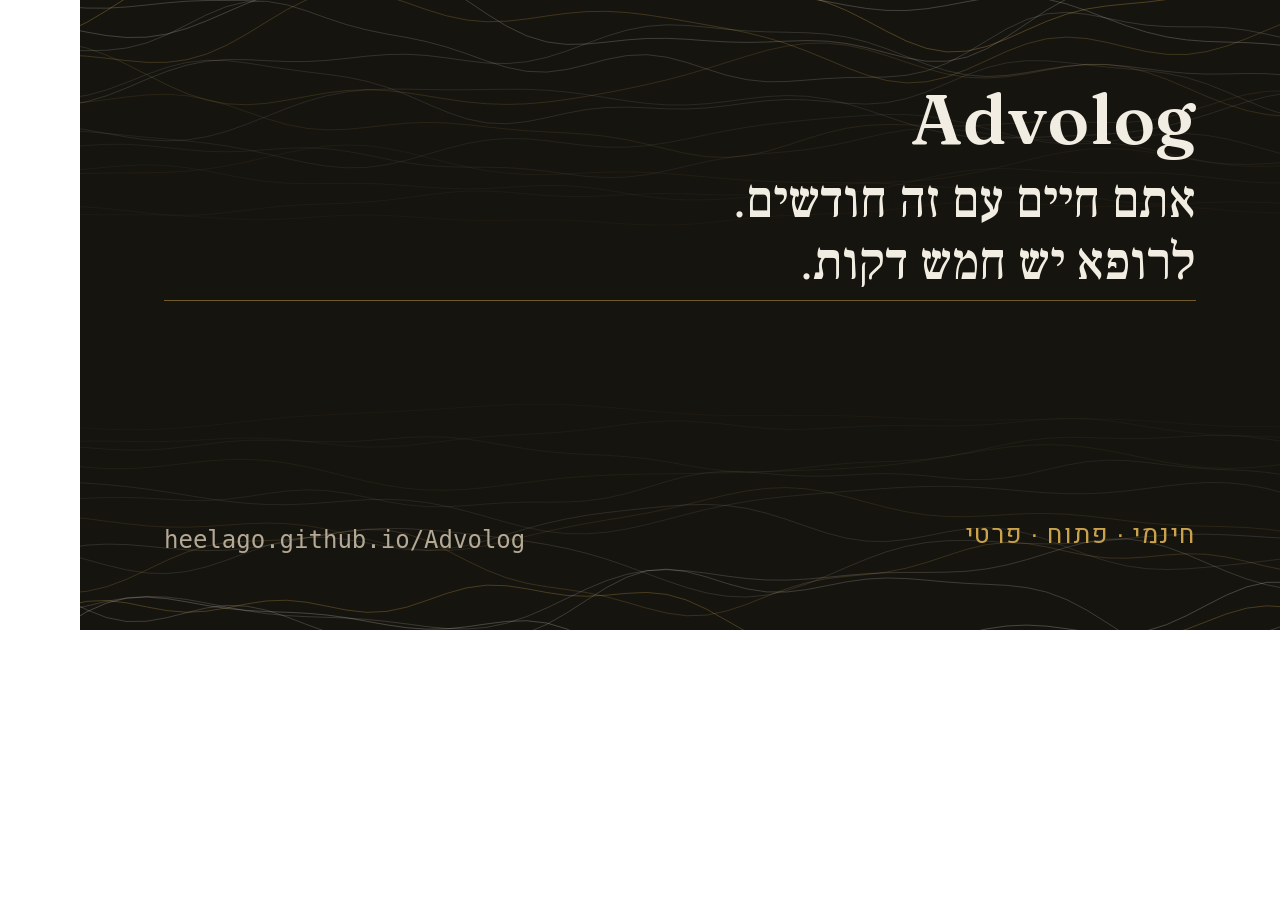
<file: docs/assets/og-card.html>
<!doctype html><!-- render source for og-image.png (1200×630). Regenerate: headless-screenshot this at 1200×630. -->
<html lang="he" dir="rtl"><head><meta charset="utf-8">
<style>
@font-face{font-family:'Fraunces';font-weight:600;src:url('fonts/Fraunces-600-latin.woff2') format('woff2')}
@font-face{font-family:'FRL';font-weight:500;src:url('fonts/FrankRuhlLibre-500-hebrew.woff2') format('woff2'),url('fonts/FrankRuhlLibre-500-latin.woff2') format('woff2')}
@font-face{font-family:'FRL';font-weight:600;src:url('fonts/FrankRuhlLibre-600-hebrew.woff2') format('woff2'),url('fonts/FrankRuhlLibre-600-latin.woff2') format('woff2')}
@font-face{font-family:'HeeboM';src:url('fonts/Heebo-500-hebrew.woff2') format('woff2'),url('fonts/Heebo-500-latin.woff2') format('woff2')}
*{margin:0;box-sizing:border-box}
html,body{width:1200px;height:630px}
.card{width:1200px;height:630px;background:#16140F;position:relative;overflow:hidden;color:#F1EDE2}
.art{position:absolute;inset:0}
.art svg{width:100%;height:100%}
.inner{position:absolute;inset:0;padding:76px 84px;display:flex;flex-direction:column;justify-content:space-between}
.brand{font-family:'Fraunces',serif;font-weight:600;font-size:70px;letter-spacing:.01em}
.tag{font-family:'FRL',serif;font-weight:500;font-size:52px;line-height:1.2;max-width:20ch;margin-top:8px}
.foot{display:flex;justify-content:space-between;align-items:flex-end}
.kick{font-family:'HeeboM',sans-serif;font-size:26px;letter-spacing:.06em;color:#C9A24B}
.url{font-family:ui-monospace,Menlo,monospace;font-size:24px;color:#B3A995;direction:ltr}
.rule{position:absolute;inset-inline:84px;top:300px;height:1px;background:rgba(201,162,75,.5)}
</style></head>
<body><div class="card">
<div class="art"><svg viewBox="0 0 1440 760" xmlns="http://www.w3.org/2000/svg" preserveAspectRatio="xMidYMid slice" aria-hidden="true">
<rect width="1440" height="760" fill="#16140F"/>
<path d="M -40 47.4 L -16 40.3 L 8 28.9 L 32 14.6 L 56 -0.6 L 80 -14.8 L 104 -26.4 L 128 -34.7 L 152 -40.0 L 176 -43.1 L 200 -45.4 L 224 -47.9 L 248 -51.4 L 272 -55.6 L 296 -59.7 L 320 -62.6 L 344 -62.8 L 368 -59.7 L 392 -53.3 L 416 -44.6 L 440 -35.0 L 464 -26.6 L 488 -21.1 L 512 -19.4 L 536 -21.7 L 560 -27.1 L 584 -33.9 L 608 -40.3 L 632 -44.4 L 656 -45.3 L 680 -42.8 L 704 -37.7 L 728 -31.1 L 752 -24.4 L 776 -18.8 L 800 -14.4 L 824 -10.9 L 848 -7.3 L 872 -2.4 L 896 4.8 L 920 14.7 L 944 26.8 L 968 39.6 L 992 51.4 L 1016 60.1 L 1040 64.3 L 1064 63.4 L 1088 57.8 L 1112 48.7 L 1136 38.0 L 1160 27.6 L 1184 18.9 L 1208 12.8 L 1232 9.1 L 1256 6.7 L 1280 4.5 L 1304 1.4 L 1328 -3.3 L 1352 -9.3 L 1376 -15.8 L 1400 -21.4 L 1424 -24.9 L 1448 -25.5 L 1472 -22.9" stroke="#C9A24B" stroke-opacity="0.35" stroke-width="1.1" fill="none"/>
<path d="M -40 31.4 L -16 35.7 L 8 40.5 L 32 44.7 L 56 47.0 L 80 46.6 L 104 42.9 L 128 36.2 L 152 27.0 L 176 16.6 L 200 6.2 L 224 -3.1 L 248 -10.7 L 272 -16.2 L 296 -20.0 L 320 -22.7 L 344 -25.4 L 368 -28.7 L 392 -33.3 L 416 -39.0 L 440 -45.5 L 464 -51.7 L 488 -56.7 L 512 -59.3 L 536 -58.8 L 560 -55.0 L 584 -48.3 L 608 -39.5 L 632 -30.0 L 656 -21.1 L 680 -13.7 L 704 -8.7 L 728 -6.0 L 752 -5.3 L 776 -5.6 L 800 -6.1 L 824 -5.7 L 848 -3.9 L 872 -0.6 L 896 3.7 L 920 8.3 L 944 12.2 L 968 14.5 L 992 14.6 L 1016 12.5 L 1040 8.6 L 1064 4.0 L 1088 -0.1 L 1112 -2.5 L 1136 -2.3 L 1160 0.8 L 1184 6.8 L 1208 14.9 L 1232 24.1 L 1256 33.0 L 1280 40.6 L 1304 46.3 L 1328 49.9 L 1352 51.7 L 1376 52.5 L 1400 53.2 L 1424 54.6 L 1448 57.1 L 1472 60.9" stroke="#F1EDE2" stroke-opacity="0.32" stroke-width="0.8" fill="none"/>
<path d="M -40 8.1 L -16 10.1 L 8 11.7 L 32 11.8 L 56 10.4 L 80 8.0 L 104 5.4 L 128 3.5 L 152 2.6 L 176 2.5 L 200 2.4 L 224 1.3 L 248 -1.7 L 272 -7.0 L 296 -14.2 L 320 -22.0 L 344 -28.6 L 368 -32.0 L 392 -30.6 L 416 -24.0 L 440 -12.4 L 464 2.5 L 488 18.6 L 512 33.4 L 536 45.0 L 560 52.3 L 584 55.3 L 608 54.8 L 632 52.5 L 656 49.9 L 680 48.2 L 704 48.0 L 728 49.1 L 752 50.9 L 776 52.3 L 800 52.9 L 824 52.4 L 848 51.4 L 872 50.7 L 896 51.4 L 920 54.2 L 944 59.2 L 968 65.5 L 992 71.5 L 1016 75.5 L 1040 75.5 L 1064 70.6 L 1088 60.5 L 1112 46.4 L 1136 30.2 L 1160 14.2 L 1184 0.7 L 1208 -8.7 L 1232 -13.4 L 1256 -13.9 L 1280 -11.5 L 1304 -7.9 L 1328 -4.6 L 1352 -2.5 L 1376 -1.9 L 1400 -2.4 L 1424 -3.1 L 1448 -3.2 L 1472 -2.2" stroke="#F1EDE2" stroke-opacity="0.29" stroke-width="0.8" fill="none"/>
<path d="M -40 67.6 L -16 67.9 L 8 69.4 L 32 71.9 L 56 74.7 L 80 76.8 L 104 76.8 L 128 73.7 L 152 66.8 L 176 56.3 L 200 42.9 L 224 28.1 L 248 13.7 L 272 1.8 L 296 -6.2 L 320 -9.5 L 344 -8.0 L 368 -2.6 L 392 5.2 L 416 13.7 L 440 21.0 L 464 26.0 L 488 28.1 L 512 27.4 L 536 24.8 L 560 21.2 L 584 18.0 L 608 15.9 L 632 15.6 L 656 17.0 L 680 19.8 L 704 23.5 L 728 27.6 L 752 31.9 L 776 36.3 L 800 41.2 L 824 47.2 L 848 54.5 L 872 63.3 L 896 73.1 L 920 83.2 L 944 92.1 L 968 98.6 L 992 101.5 L 1016 100.1 L 1040 94.5 L 1064 85.5 L 1088 74.6 L 1112 63.6 L 1136 54.5 L 1160 48.5 L 1184 46.5 L 1208 48.2 L 1232 52.8 L 1256 58.6 L 1280 63.9 L 1304 67.2 L 1328 67.4 L 1352 63.9 L 1376 57.3 L 1400 48.3 L 1424 38.3 L 1448 28.3 L 1472 19.5" stroke="#C9A24B" stroke-opacity="0.26" stroke-width="1.1" fill="none"/>
<path d="M -40 63.4 L -16 62.7 L 8 62.8 L 32 62.3 L 56 59.6 L 80 53.5 L 104 43.8 L 128 31.9 L 152 19.7 L 176 9.8 L 200 4.1 L 224 3.6 L 248 7.7 L 272 15.1 L 296 23.7 L 320 31.6 L 344 37.9 L 368 42.8 L 392 47.0 L 416 52.0 L 440 58.5 L 464 66.5 L 488 75.2 L 512 82.8 L 536 87.6 L 560 88.5 L 584 85.4 L 608 79.7 L 632 73.3 L 656 68.7 L 680 67.6 L 704 70.6 L 728 76.9 L 752 84.8 L 776 92.3 L 800 97.6 L 824 100.1 L 848 99.8 L 872 98.1 L 896 96.2 L 920 95.1 L 944 94.8 L 968 94.4 L 992 92.3 L 1016 87.1 L 1040 78.0 L 1064 65.3 L 1088 50.8 L 1112 36.7 L 1136 25.4 L 1160 18.6 L 1184 16.8 L 1208 19.1 L 1232 23.7 L 1256 28.6 L 1280 32.2 L 1304 33.9 L 1328 34.2 L 1352 34.2 L 1376 35.3 L 1400 38.3 L 1424 43.0 L 1448 48.3 L 1472 52.6" stroke="#F1EDE2" stroke-opacity="0.23" stroke-width="0.8" fill="none"/>
<path d="M -40 129.2 L -16 128.2 L 8 124.1 L 32 116.9 L 56 107.5 L 80 97.2 L 104 87.7 L 128 80.2 L 152 75.4 L 176 73.5 L 200 73.6 L 224 74.8 L 248 75.8 L 272 75.8 L 296 74.5 L 320 72.1 L 344 69.4 L 368 67.5 L 392 67.1 L 416 68.6 L 440 71.5 L 464 74.9 L 488 77.6 L 512 78.3 L 536 76.1 L 560 70.9 L 584 63.2 L 608 54.2 L 632 45.4 L 656 38.2 L 680 33.6 L 704 31.8 L 728 32.5 L 752 34.6 L 776 37.1 L 800 39.1 L 824 40.2 L 848 40.7 L 872 41.3 L 896 42.9 L 920 46.4 L 944 52.4 L 968 60.5 L 992 69.9 L 1016 79.2 L 1040 86.9 L 1064 92.0 L 1088 93.8 L 1112 92.5 L 1136 89.1 L 1160 85.0 L 1184 81.4 L 1208 79.5 L 1232 79.6 L 1256 81.6 L 1280 84.6 L 1304 87.7 L 1328 89.9 L 1352 90.9 L 1376 90.7 L 1400 90.2 L 1424 90.4 L 1448 92.3 L 1472 96.6" stroke="#F1EDE2" stroke-opacity="0.21" stroke-width="0.8" fill="none"/>
<path d="M -40 52.5 L -16 54.3 L 8 59.6 L 32 68.2 L 56 79.2 L 80 91.5 L 104 103.7 L 128 114.2 L 152 122.1 L 176 126.6 L 200 127.7 L 224 126.0 L 248 122.2 L 272 117.7 L 296 113.5 L 320 110.6 L 344 109.6 L 368 110.6 L 392 113.3 L 416 117.0 L 440 120.9 L 464 124.3 L 488 126.5 L 512 127.3 L 536 126.6 L 560 124.5 L 584 121.4 L 608 117.6 L 632 113.3 L 656 108.6 L 680 103.5 L 704 97.9 L 728 91.5 L 752 84.4 L 776 76.9 L 800 69.4 L 824 62.5 L 848 57.2 L 872 54.0 L 896 53.7 L 920 56.2 L 944 61.5 L 968 68.7 L 992 76.8 L 1016 84.5 L 1040 90.8 L 1064 94.7 L 1088 95.7 L 1112 94.1 L 1136 90.5 L 1160 86.0 L 1184 81.8 L 1208 79.2 L 1232 79.3 L 1256 82.4 L 1280 88.6 L 1304 97.2 L 1328 107.3 L 1352 117.7 L 1376 127.1 L 1400 134.6 L 1424 139.5 L 1448 141.6 L 1472 141.2" stroke="#C9A24B" stroke-opacity="0.18" stroke-width="1.1" fill="none"/>
<path d="M -40 120.4 L -16 119.9 L 8 116.5 L 32 109.9 L 56 101.0 L 80 91.4 L 104 82.9 L 128 77.0 L 152 74.3 L 176 74.8 L 200 77.6 L 224 81.3 L 248 85.0 L 272 88.2 L 296 91.1 L 320 94.6 L 344 99.5 L 368 106.6 L 392 115.8 L 416 126.3 L 440 136.4 L 464 144.6 L 488 149.5 L 512 150.5 L 536 148.0 L 560 143.2 L 584 137.8 L 608 133.4 L 632 131.0 L 656 130.5 L 680 131.4 L 704 132.6 L 728 132.8 L 752 131.5 L 776 128.9 L 800 125.6 L 824 122.8 L 848 121.4 L 872 121.9 L 896 123.8 L 920 125.9 L 944 126.9 L 968 125.2 L 992 120.2 L 1016 112.2 L 1040 102.2 L 1064 92.0 L 1088 83.3 L 1112 77.4 L 1136 74.8 L 1160 75.0 L 1184 77.1 L 1208 79.9 L 1232 82.4 L 1256 84.6 L 1280 86.8 L 1304 90.0 L 1328 95.1 L 1352 102.6 L 1376 112.2 L 1400 122.7 L 1424 132.6 L 1448 140.2 L 1472 144.3" stroke="#F1EDE2" stroke-opacity="0.16" stroke-width="0.8" fill="none"/>
<path d="M -40 151.4 L -16 154.2 L 8 157.9 L 32 162.2 L 56 166.4 L 80 169.7 L 104 171.0 L 128 170.0 L 152 166.1 L 176 159.6 L 200 151.1 L 224 141.6 L 248 132.1 L 272 123.6 L 296 116.9 L 320 112.3 L 344 109.8 L 368 108.9 L 392 109.0 L 416 109.4 L 440 109.8 L 464 109.7 L 488 109.4 L 512 109.1 L 536 109.2 L 560 110.3 L 584 112.4 L 608 115.5 L 632 119.3 L 656 123.0 L 680 126.1 L 704 127.9 L 728 128.0 L 752 126.5 L 776 123.8 L 800 120.6 L 824 117.9 L 848 116.7 L 872 117.5 L 896 120.8 L 920 126.4 L 944 133.7 L 968 141.8 L 992 149.8 L 1016 156.8 L 1040 162.2 L 1064 165.7 L 1088 167.4 L 1112 167.7 L 1136 167.2 L 1160 166.3 L 1184 165.3 L 1208 164.3 L 1232 163.0 L 1256 161.0 L 1280 157.8 L 1304 153.2 L 1328 147.0 L 1352 139.7 L 1376 131.8 L 1400 124.2 L 1424 117.9 L 1448 113.5 L 1472 111.5" stroke="#F1EDE2" stroke-opacity="0.14" stroke-width="0.8" fill="none"/>
<path d="M -40 128.7 L -16 126.9 L 8 124.5 L 32 121.5 L 56 118.3 L 80 115.9 L 104 115.1 L 128 116.8 L 152 121.2 L 176 127.9 L 200 136.1 L 224 144.4 L 248 151.4 L 272 156.0 L 296 157.9 L 320 157.2 L 344 154.9 L 368 152.1 L 392 149.8 L 416 148.9 L 440 149.6 L 464 151.6 L 488 154.2 L 512 156.8 L 536 158.9 L 560 160.3 L 584 161.5 L 608 163.1 L 632 165.7 L 656 169.7 L 680 175.0 L 704 180.9 L 728 186.3 L 752 190.0 L 776 190.9 L 800 188.8 L 824 183.7 L 848 176.5 L 872 168.6 L 896 161.4 L 920 155.8 L 944 152.5 L 968 151.4 L 992 151.7 L 1016 152.6 L 1040 153.2 L 1064 153.0 L 1088 152.0 L 1112 150.4 L 1136 148.8 L 1160 147.9 L 1184 147.9 L 1208 148.5 L 1232 149.1 L 1256 148.9 L 1280 146.9 L 1304 142.7 L 1328 136.5 L 1352 129.1 L 1376 121.5 L 1400 115.3 L 1424 111.6 L 1448 110.9 L 1472 113.4" stroke="#C9A24B" stroke-opacity="0.12" stroke-width="1.1" fill="none"/>
<path d="M -40 158.1 L -16 158.6 L 8 160.1 L 32 162.1 L 56 164.4 L 80 166.7 L 104 168.8 L 128 171.1 L 152 173.8 L 176 177.2 L 200 181.5 L 224 186.7 L 248 192.2 L 272 197.4 L 296 201.4 L 320 203.4 L 344 202.9 L 368 199.7 L 392 194.2 L 416 187.4 L 440 180.4 L 464 174.3 L 488 170.1 L 512 168.2 L 536 168.7 L 560 170.9 L 584 173.9 L 608 176.8 L 632 178.6 L 656 178.6 L 680 176.8 L 704 173.3 L 728 168.7 L 752 163.7 L 776 158.9 L 800 154.7 L 824 151.3 L 848 148.5 L 872 146.2 L 896 144.0 L 920 142.1 L 944 140.4 L 968 139.4 L 992 139.6 L 1016 141.4 L 1040 144.9 L 1064 150.1 L 1088 156.4 L 1112 162.9 L 1136 168.7 L 1160 172.8 L 1184 174.8 L 1208 174.3 L 1232 171.9 L 1256 168.5 L 1280 165.0 L 1304 162.7 L 1328 162.3 L 1352 164.4 L 1376 168.7 L 1400 174.8 L 1424 181.6 L 1448 188.1 L 1472 193.5" stroke="#F1EDE2" stroke-opacity="0.10" stroke-width="0.8" fill="none"/>
<path d="M -40 180.0 L -16 178.4 L 8 176.5 L 32 175.2 L 56 175.2 L 80 176.7 L 104 179.1 L 128 181.7 L 152 183.6 L 176 184.2 L 200 183.4 L 224 181.6 L 248 179.9 L 272 179.3 L 296 180.4 L 320 183.5 L 344 187.9 L 368 192.9 L 392 197.3 L 416 200.5 L 440 202.1 L 464 202.6 L 488 202.7 L 512 203.2 L 536 204.8 L 560 207.5 L 584 210.8 L 608 213.7 L 632 215.1 L 656 214.5 L 680 211.6 L 704 206.9 L 728 201.3 L 752 195.9 L 776 191.5 L 800 188.3 L 824 186.1 L 848 184.1 L 872 181.5 L 896 177.7 L 920 172.8 L 944 167.1 L 968 161.8 L 992 157.9 L 1016 156.0 L 1040 156.6 L 1064 159.0 L 1088 162.4 L 1112 165.9 L 1136 168.5 L 1160 170.0 L 1184 170.8 L 1208 171.5 L 1232 173.1 L 1256 176.0 L 1280 180.5 L 1304 186.0 L 1328 191.5 L 1352 196.0 L 1376 198.7 L 1400 199.3 L 1424 198.4 L 1448 196.7 L 1472 195.3" stroke="#F1EDE2" stroke-opacity="0.09" stroke-width="0.8" fill="none"/>
<path d="M -40 211.7 L -16 210.7 L 8 210.0 L 32 209.7 L 56 209.6 L 80 209.4 L 104 208.8 L 128 207.4 L 152 204.8 L 176 201.0 L 200 196.2 L 224 190.8 L 248 185.3 L 272 180.6 L 296 177.3 L 320 176.0 L 344 176.9 L 368 180.0 L 392 184.8 L 416 190.6 L 440 196.8 L 464 202.4 L 488 206.9 L 512 209.8 L 536 211.3 L 560 211.4 L 584 210.6 L 608 209.5 L 632 208.6 L 656 208.4 L 680 208.9 L 704 210.3 L 728 212.2 L 752 214.4 L 776 216.5 L 800 218.3 L 824 219.7 L 848 220.5 L 872 221.0 L 896 221.2 L 920 221.2 L 944 221.1 L 968 220.6 L 992 219.7 L 1016 217.9 L 1040 215.2 L 1064 211.2 L 1088 206.2 L 1112 200.4 L 1136 194.4 L 1160 188.7 L 1184 184.1 L 1208 181.1 L 1232 180.2 L 1256 181.2 L 1280 184.0 L 1304 188.0 L 1328 192.4 L 1352 196.6 L 1376 199.7 L 1400 201.5 L 1424 201.7 L 1448 200.6 L 1472 198.8" stroke="#C9A24B" stroke-opacity="0.07" stroke-width="1.1" fill="none"/>
<path d="M -40 208.6 L -16 207.0 L 8 204.9 L 32 202.6 L 56 200.7 L 80 199.8 L 104 200.6 L 128 203.2 L 152 207.2 L 176 211.9 L 200 216.3 L 224 219.8 L 248 221.8 L 272 222.5 L 296 222.4 L 320 222.0 L 344 222.2 L 368 223.1 L 392 224.8 L 416 226.6 L 440 228.1 L 464 228.7 L 488 228.2 L 512 226.9 L 536 225.4 L 560 224.5 L 584 224.9 L 608 226.8 L 632 230.1 L 656 234.1 L 680 237.8 L 704 240.6 L 728 242.0 L 752 241.8 L 776 240.6 L 800 238.9 L 824 237.4 L 848 236.3 L 872 235.6 L 896 234.8 L 920 233.4 L 944 230.7 L 968 226.6 L 992 221.5 L 1016 215.8 L 1040 210.7 L 1064 206.8 L 1088 204.7 L 1112 204.4 L 1136 205.4 L 1160 207.0 L 1184 208.5 L 1208 209.3 L 1232 209.5 L 1256 209.3 L 1280 209.3 L 1304 210.0 L 1328 211.8 L 1352 214.4 L 1376 217.4 L 1400 220.0 L 1424 221.5 L 1448 221.5 L 1472 220.2" stroke="#F1EDE2" stroke-opacity="0.06" stroke-width="0.8" fill="none"/>
<path d="M -40 249.5 L -16 249.5 L 8 250.4 L 32 252.2 L 56 254.9 L 80 257.6 L 104 259.7 L 128 260.4 L 152 259.5 L 176 257.2 L 200 254.2 L 224 251.3 L 248 248.9 L 272 247.5 L 296 246.7 L 320 245.9 L 344 244.5 L 368 242.3 L 392 239.2 L 416 235.9 L 440 233.1 L 464 231.4 L 488 231.3 L 512 232.6 L 536 234.6 L 560 236.5 L 584 237.7 L 608 237.8 L 632 236.9 L 656 235.6 L 680 234.6 L 704 234.2 L 728 234.6 L 752 235.4 L 776 236.1 L 800 235.8 L 824 234.3 L 848 231.6 L 872 228.2 L 896 224.9 L 920 222.7 L 944 221.8 L 968 222.3 L 992 223.7 L 1016 225.4 L 1040 226.6 L 1064 227.2 L 1088 227.3 L 1112 227.5 L 1136 228.4 L 1160 230.5 L 1184 233.8 L 1208 237.8 L 1232 241.8 L 1256 244.9 L 1280 246.6 L 1304 246.9 L 1328 246.1 L 1352 245.0 L 1376 244.3 L 1400 244.3 L 1424 245.1 L 1448 246.3 L 1472 247.2" stroke="#F1EDE2" stroke-opacity="0.05" stroke-width="0.8" fill="none"/>
<path d="M -40 256.5 L -16 258.5 L 8 259.5 L 32 259.7 L 56 259.7 L 80 259.7 L 104 260.3 L 128 261.4 L 152 262.9 L 176 264.4 L 200 265.3 L 224 265.4 L 248 264.6 L 272 263.2 L 296 261.6 L 320 260.4 L 344 259.9 L 368 260.5 L 392 261.8 L 416 263.5 L 440 265.1 L 464 266.2 L 488 266.6 L 512 266.4 L 536 266.0 L 560 265.9 L 584 266.3 L 608 267.4 L 632 269.1 L 656 270.7 L 680 271.9 L 704 272.2 L 728 271.3 L 752 269.4 L 776 266.9 L 800 264.3 L 824 262.1 L 848 260.5 L 872 259.5 L 896 258.7 L 920 257.7 L 944 256.3 L 968 254.1 L 992 251.4 L 1016 248.5 L 1040 246.1 L 1064 244.6 L 1088 244.2 L 1112 244.8 L 1136 246.2 L 1160 247.7 L 1184 249.0 L 1208 249.6 L 1232 249.7 L 1256 249.4 L 1280 249.2 L 1304 249.6 L 1328 250.6 L 1352 252.3 L 1376 254.4 L 1400 256.2 L 1424 257.3 L 1448 257.5 L 1472 256.7" stroke="#C9A24B" stroke-opacity="0.05" stroke-width="1.1" fill="none"/>
<path d="M -40 512.3 L -16 514.2 L 8 515.8 L 32 517.1 L 56 517.7 L 80 517.6 L 104 516.7 L 128 515.0 L 152 512.9 L 176 510.3 L 200 507.7 L 224 505.2 L 248 503.0 L 272 501.2 L 296 499.7 L 320 498.5 L 344 497.4 L 368 496.3 L 392 495.1 L 416 493.7 L 440 492.2 L 464 490.6 L 488 489.1 L 512 487.8 L 536 487.1 L 560 487.0 L 584 487.6 L 608 488.9 L 632 490.7 L 656 492.8 L 680 495.0 L 704 497.0 L 728 498.7 L 752 499.9 L 776 500.6 L 800 500.8 L 824 500.8 L 848 500.6 L 872 500.5 L 896 500.6 L 920 501.1 L 944 501.8 L 968 502.8 L 992 503.9 L 1016 505.0 L 1040 505.7 L 1064 506.2 L 1088 506.2 L 1112 505.9 L 1136 505.4 L 1160 504.9 L 1184 504.5 L 1208 504.5 L 1232 504.9 L 1256 505.8 L 1280 507.2 L 1304 508.9 L 1328 510.6 L 1352 512.2 L 1376 513.4 L 1400 514.0 L 1424 513.9 L 1448 513.2 L 1472 512.0" stroke="#C9A24B" stroke-opacity="0.05" stroke-width="1.1" fill="none"/>
<path d="M -40 533.8 L -16 532.1 L 8 531.3 L 32 531.3 L 56 531.7 L 80 532.0 L 104 531.8 L 128 531.0 L 152 529.6 L 176 528.3 L 200 527.6 L 224 527.9 L 248 529.5 L 272 531.9 L 296 534.8 L 320 537.2 L 344 538.5 L 368 538.3 L 392 536.7 L 416 534.0 L 440 531.0 L 464 528.2 L 488 525.9 L 512 524.4 L 536 523.1 L 560 521.8 L 584 520.0 L 608 517.4 L 632 514.3 L 656 511.1 L 680 508.6 L 704 507.2 L 728 507.3 L 752 508.9 L 776 511.3 L 800 514.0 L 824 516.1 L 848 517.2 L 872 517.1 L 896 516.0 L 920 514.6 L 944 513.4 L 968 512.7 L 992 512.7 L 1016 513.0 L 1040 513.2 L 1064 512.8 L 1088 511.6 L 1112 509.5 L 1136 507.1 L 1160 505.1 L 1184 504.1 L 1208 504.6 L 1232 506.7 L 1256 510.1 L 1280 514.0 L 1304 517.8 L 1328 520.9 L 1352 523.0 L 1376 524.2 L 1400 525.0 L 1424 525.9 L 1448 527.2 L 1472 529.0" stroke="#F1EDE2" stroke-opacity="0.05" stroke-width="0.8" fill="none"/>
<path d="M -40 537.6 L -16 538.0 L 8 539.3 L 32 541.0 L 56 542.1 L 80 542.1 L 104 540.6 L 128 537.9 L 152 534.9 L 176 532.1 L 200 530.5 L 224 530.1 L 248 530.7 L 272 531.7 L 296 532.3 L 320 532.1 L 344 530.8 L 368 528.9 L 392 527.0 L 416 526.1 L 440 526.6 L 464 528.9 L 488 532.5 L 512 536.7 L 536 540.8 L 560 543.9 L 584 546.0 L 608 547.3 L 632 548.4 L 656 550.0 L 680 552.5 L 704 556.1 L 728 560.4 L 752 564.4 L 776 567.3 L 800 568.5 L 824 567.9 L 848 565.9 L 872 563.0 L 896 560.2 L 920 558.1 L 944 556.7 L 968 555.9 L 992 554.9 L 1016 553.0 L 1040 549.9 L 1064 545.4 L 1088 540.2 L 1112 535.0 L 1136 530.7 L 1160 527.9 L 1184 526.8 L 1208 527.0 L 1232 527.7 L 1256 528.2 L 1280 528.1 L 1304 527.1 L 1328 525.7 L 1352 524.6 L 1376 524.6 L 1400 525.9 L 1424 528.8 L 1448 532.5 L 1472 536.3" stroke="#F1EDE2" stroke-opacity="0.07" stroke-width="0.8" fill="none"/>
<path d="M -40 555.4 L -16 559.7 L 8 562.8 L 32 564.4 L 56 564.5 L 80 563.1 L 104 560.7 L 128 557.9 L 152 555.3 L 176 553.6 L 200 553.2 L 224 554.6 L 248 557.7 L 272 562.2 L 296 567.8 L 320 573.8 L 344 579.6 L 368 584.5 L 392 588.0 L 416 590.0 L 440 590.3 L 464 589.2 L 488 586.9 L 512 584.0 L 536 580.9 L 560 577.9 L 584 575.4 L 608 573.5 L 632 572.2 L 656 571.4 L 680 570.9 L 704 570.6 L 728 570.3 L 752 569.8 L 776 569.3 L 800 568.6 L 824 567.9 L 848 567.1 L 872 566.2 L 896 565.2 L 920 564.0 L 944 562.4 L 968 560.3 L 992 557.5 L 1016 554.0 L 1040 550.1 L 1064 546.0 L 1088 542.0 L 1112 538.7 L 1136 536.4 L 1160 535.6 L 1184 536.3 L 1208 538.7 L 1232 542.5 L 1256 547.1 L 1280 552.2 L 1304 556.9 L 1328 560.7 L 1352 563.2 L 1376 564.1 L 1400 563.5 L 1424 561.5 L 1448 558.8 L 1472 556.0" stroke="#C9A24B" stroke-opacity="0.08" stroke-width="1.1" fill="none"/>
<path d="M -40 600.1 L -16 600.6 L 8 599.9 L 32 599.0 L 56 598.9 L 80 599.7 L 104 601.2 L 128 602.4 L 152 602.6 L 176 601.1 L 200 598.1 L 224 594.4 L 248 591.2 L 272 589.8 L 296 590.7 L 320 594.0 L 344 598.8 L 368 603.9 L 392 607.9 L 416 610.0 L 440 610.0 L 464 608.7 L 488 606.8 L 512 605.3 L 536 604.6 L 560 604.6 L 584 604.4 L 608 603.0 L 632 599.6 L 656 594.2 L 680 587.2 L 704 579.8 L 728 573.4 L 752 569.2 L 776 567.6 L 800 568.3 L 824 570.2 L 848 572.3 L 872 573.4 L 896 573.3 L 920 572.2 L 944 570.9 L 968 570.3 L 992 571.1 L 1016 573.0 L 1040 575.5 L 1064 577.4 L 1088 577.5 L 1112 575.4 L 1136 571.1 L 1160 565.6 L 1184 560.1 L 1208 556.0 L 1232 554.2 L 1256 554.7 L 1280 557.0 L 1304 560.0 L 1328 562.7 L 1352 564.6 L 1376 565.7 L 1400 566.8 L 1424 568.8 L 1448 572.3 L 1472 577.6" stroke="#F1EDE2" stroke-opacity="0.10" stroke-width="0.8" fill="none"/>
<path d="M -40 579.5 L -16 580.5 L 8 581.8 L 32 583.6 L 56 585.9 L 80 588.9 L 104 592.4 L 128 596.3 L 152 600.1 L 176 603.5 L 200 606.0 L 224 607.4 L 248 607.6 L 272 606.7 L 296 605.0 L 320 603.2 L 344 601.7 L 368 601.2 L 392 602.3 L 416 605.1 L 440 609.6 L 464 615.5 L 488 622.2 L 512 629.0 L 536 635.1 L 560 639.7 L 584 642.3 L 608 642.6 L 632 640.7 L 656 636.8 L 680 631.5 L 704 625.4 L 728 619.2 L 752 613.2 L 776 608.1 L 800 603.8 L 824 600.4 L 848 597.7 L 872 595.5 L 896 593.5 L 920 591.6 L 944 589.8 L 968 588.0 L 992 586.6 L 1016 585.8 L 1040 585.6 L 1064 586.2 L 1088 587.6 L 1112 589.5 L 1136 591.6 L 1160 593.4 L 1184 594.4 L 1208 594.5 L 1232 593.3 L 1256 591.1 L 1280 588.2 L 1304 585.1 L 1328 582.5 L 1352 581.0 L 1376 581.3 L 1400 583.7 L 1424 588.2 L 1448 594.6 L 1472 602.4" stroke="#F1EDE2" stroke-opacity="0.12" stroke-width="0.8" fill="none"/>
<path d="M -40 620.0 L -16 621.8 L 8 624.4 L 32 627.5 L 56 630.5 L 80 633.0 L 104 634.4 L 128 634.6 L 152 633.7 L 176 632.1 L 200 630.5 L 224 629.7 L 248 630.4 L 272 632.8 L 296 637.0 L 320 642.7 L 344 649.0 L 368 654.9 L 392 659.6 L 416 662.3 L 440 662.7 L 464 660.6 L 488 656.6 L 512 651.4 L 536 645.5 L 560 639.8 L 584 634.7 L 608 630.1 L 632 626.0 L 656 622.1 L 680 617.8 L 704 612.9 L 728 607.4 L 752 601.5 L 776 595.8 L 800 591.1 L 824 588.0 L 848 587.1 L 872 588.7 L 896 592.6 L 920 598.2 L 944 604.7 L 968 611.0 L 992 616.3 L 1016 620.0 L 1040 621.8 L 1064 622.0 L 1088 621.0 L 1112 619.6 L 1136 618.4 L 1160 618.2 L 1184 619.1 L 1208 621.2 L 1232 623.9 L 1256 626.9 L 1280 629.6 L 1304 631.6 L 1328 632.9 L 1352 633.5 L 1376 634.1 L 1400 635.0 L 1424 637.0 L 1448 640.3 L 1472 644.9" stroke="#C9A24B" stroke-opacity="0.14" stroke-width="1.1" fill="none"/>
<path d="M -40 660.9 L -16 666.9 L 8 673.6 L 32 680.2 L 56 685.9 L 80 689.6 L 104 690.3 L 128 687.8 L 152 682.1 L 176 674.2 L 200 665.2 L 224 656.9 L 248 650.5 L 272 647.1 L 296 646.8 L 320 649.3 L 344 653.5 L 368 657.9 L 392 661.3 L 416 662.4 L 440 660.8 L 464 656.7 L 488 650.6 L 512 643.5 L 536 636.3 L 560 629.9 L 584 624.6 L 608 620.4 L 632 617.1 L 656 614.3 L 680 611.8 L 704 609.5 L 728 607.8 L 752 607.3 L 776 608.6 L 800 612.1 L 824 617.9 L 848 625.4 L 872 633.8 L 896 641.7 L 920 647.9 L 944 651.4 L 968 651.8 L 992 649.4 L 1016 645.1 L 1040 640.3 L 1064 636.6 L 1088 635.3 L 1112 637.0 L 1136 642.0 L 1160 649.5 L 1184 658.4 L 1208 667.5 L 1232 675.3 L 1256 681.1 L 1280 684.4 L 1304 685.4 L 1328 684.6 L 1352 682.7 L 1376 680.3 L 1400 677.8 L 1424 675.0 L 1448 671.9 L 1472 668.0" stroke="#F1EDE2" stroke-opacity="0.16" stroke-width="0.8" fill="none"/>
<path d="M -40 665.8 L -16 659.8 L 8 656.2 L 32 654.9 L 56 655.5 L 80 657.4 L 104 659.8 L 128 661.8 L 152 662.7 L 176 662.2 L 200 660.1 L 224 656.6 L 248 652.2 L 272 647.5 L 296 643.0 L 320 639.5 L 344 637.1 L 368 636.1 L 392 636.4 L 416 637.8 L 440 639.9 L 464 642.5 L 488 645.2 L 512 648.2 L 536 651.5 L 560 655.4 L 584 660.1 L 608 666.0 L 632 673.1 L 656 681.3 L 680 690.2 L 704 699.0 L 728 707.1 L 752 713.6 L 776 717.5 L 800 718.5 L 824 716.1 L 848 710.7 L 872 702.8 L 896 693.1 L 920 682.7 L 944 672.8 L 968 664.1 L 992 657.4 L 1016 653.0 L 1040 650.9 L 1064 650.5 L 1088 651.5 L 1112 652.9 L 1136 654.1 L 1160 654.7 L 1184 654.3 L 1208 652.9 L 1232 650.8 L 1256 648.3 L 1280 646.0 L 1304 644.1 L 1328 643.2 L 1352 643.1 L 1376 643.8 L 1400 645.1 L 1424 646.6 L 1448 648.1 L 1472 649.4" stroke="#F1EDE2" stroke-opacity="0.19" stroke-width="0.8" fill="none"/>
<path d="M -40 713.2 L -16 713.7 L 8 711.6 L 32 706.1 L 56 697.1 L 80 686.0 L 104 674.5 L 128 664.5 L 152 657.2 L 176 653.1 L 200 651.4 L 224 650.7 L 248 649.7 L 272 647.3 L 296 643.8 L 320 639.9 L 344 637.5 L 368 638.0 L 392 642.5 L 416 650.9 L 440 662.3 L 464 674.7 L 488 686.2 L 512 695.4 L 536 701.9 L 560 706.1 L 584 709.4 L 608 713.1 L 632 718.2 L 656 724.8 L 680 731.8 L 704 737.7 L 728 740.9 L 752 740.1 L 776 735.2 L 800 727.2 L 824 717.6 L 848 708.5 L 872 701.3 L 896 696.4 L 920 693.6 L 944 691.4 L 968 688.5 L 992 683.7 L 1016 676.9 L 1040 668.9 L 1064 661.2 L 1088 655.5 L 1112 653.0 L 1136 654.2 L 1160 658.3 L 1184 663.7 L 1208 668.5 L 1232 671.5 L 1256 671.9 L 1280 670.3 L 1304 668.0 L 1328 666.5 L 1352 667.2 L 1376 670.5 L 1400 675.8 L 1424 681.7 L 1448 686.6 L 1472 689.1" stroke="#C9A24B" stroke-opacity="0.22" stroke-width="1.1" fill="none"/>
<path d="M -40 740.6 L -16 735.3 L 8 729.2 L 32 723.6 L 56 719.5 L 80 717.8 L 104 718.5 L 128 721.4 L 152 725.7 L 176 730.5 L 200 734.9 L 224 738.4 L 248 740.7 L 272 742.0 L 296 742.8 L 320 743.7 L 344 745.3 L 368 747.7 L 392 750.7 L 416 753.9 L 440 756.2 L 464 756.8 L 488 754.8 L 512 749.8 L 536 741.9 L 560 731.6 L 584 720.1 L 608 708.7 L 632 698.7 L 656 691.2 L 680 686.8 L 704 685.6 L 728 686.9 L 752 689.8 L 776 693.3 L 800 696.3 L 824 698.0 L 848 698.1 L 872 696.9 L 896 694.8 L 920 692.4 L 944 690.4 L 968 689.3 L 992 688.9 L 1016 688.9 L 1040 688.6 L 1064 687.5 L 1088 684.7 L 1112 680.0 L 1136 673.6 L 1160 666.2 L 1184 658.8 L 1208 652.7 L 1232 649.1 L 1256 648.7 L 1280 651.9 L 1304 658.4 L 1328 667.3 L 1352 677.6 L 1376 687.8 L 1400 696.8 L 1424 703.8 L 1448 708.5 L 1472 710.9" stroke="#F1EDE2" stroke-opacity="0.25" stroke-width="0.8" fill="none"/>
<path d="M -40 707.6 L -16 721.2 L 8 733.7 L 32 743.1 L 56 747.8 L 80 747.5 L 104 743.3 L 128 737.2 L 152 731.5 L 176 728.5 L 200 729.4 L 224 734.3 L 248 742.2 L 272 751.4 L 296 760.1 L 320 766.9 L 344 771.1 L 368 772.9 L 392 773.2 L 416 773.0 L 440 772.8 L 464 772.6 L 488 771.4 L 512 768.1 L 536 761.6 L 560 751.3 L 584 737.6 L 608 722.1 L 632 707.0 L 656 694.7 L 680 687.0 L 704 685.0 L 728 688.0 L 752 694.4 L 776 702.1 L 800 708.6 L 824 712.3 L 848 712.4 L 872 709.5 L 896 704.9 L 920 700.2 L 944 696.9 L 968 695.6 L 992 696.3 L 1016 698.2 L 1040 700.4 L 1064 702.1 L 1088 703.2 L 1112 704.4 L 1136 707.1 L 1160 712.5 L 1184 721.5 L 1208 734.1 L 1232 749.1 L 1256 764.5 L 1280 777.8 L 1304 786.7 L 1328 789.9 L 1352 787.2 L 1376 779.9 L 1400 770.0 L 1424 759.8 L 1448 751.5 L 1472 746.2" stroke="#F1EDE2" stroke-opacity="0.28" stroke-width="0.8" fill="none"/>
<path d="M -40 738.4 L -16 729.1 L 8 723.6 L 32 722.6 L 56 725.4 L 80 730.3 L 104 734.7 L 128 736.7 L 152 735.4 L 176 731.5 L 200 726.7 L 224 723.1 L 248 722.3 L 272 724.7 L 296 729.4 L 320 734.1 L 344 736.8 L 368 735.7 L 392 730.6 L 416 722.6 L 440 714.1 L 464 707.4 L 488 704.2 L 512 704.9 L 536 708.5 L 560 713.0 L 584 716.5 L 608 717.5 L 632 716.2 L 656 714.0 L 680 712.9 L 704 715.3 L 728 722.1 L 752 733.1 L 776 746.6 L 800 760.3 L 824 771.7 L 848 779.5 L 872 783.7 L 896 785.6 L 920 787.2 L 944 790.5 L 968 796.1 L 992 803.5 L 1016 811.0 L 1040 816.3 L 1064 817.3 L 1088 813.5 L 1112 805.4 L 1136 795.1 L 1160 785.0 L 1184 777.2 L 1208 772.8 L 1232 771.0 L 1256 770.3 L 1280 768.6 L 1304 764.3 L 1328 757.1 L 1352 747.8 L 1376 738.6 L 1400 731.8 L 1424 729.0 L 1448 730.5 L 1472 735.1" stroke="#C9A24B" stroke-opacity="0.31" stroke-width="1.1" fill="none"/>
<path d="M -40 768.3 L -16 750.9 L 8 736.2 L 32 725.6 L 56 719.8 L 80 718.4 L 104 720.3 L 128 724.2 L 152 728.5 L 176 732.1 L 200 734.5 L 224 735.9 L 248 736.7 L 272 737.9 L 296 740.0 L 320 743.3 L 344 747.5 L 368 751.8 L 392 755.3 L 416 757.0 L 440 756.6 L 464 754.2 L 488 750.7 L 512 747.7 L 536 746.9 L 560 749.6 L 584 756.7 L 608 768.2 L 632 783.1 L 656 799.7 L 680 815.6 L 704 828.8 L 728 837.6 L 752 841.1 L 776 839.4 L 800 833.5 L 824 825.1 L 848 815.6 L 872 806.7 L 896 799.1 L 920 793.1 L 944 788.3 L 968 783.9 L 992 779.3 L 1016 774.0 L 1040 768.0 L 1064 762.0 L 1088 756.7 L 1112 753.2 L 1136 752.1 L 1160 753.4 L 1184 756.5 L 1208 760.1 L 1232 762.7 L 1256 762.7 L 1280 759.0 L 1304 751.5 L 1328 740.7 L 1352 728.2 L 1376 716.0 L 1400 706.3 L 1424 700.8 L 1448 700.7 L 1472 706.0" stroke="#F1EDE2" stroke-opacity="0.35" stroke-width="0.8" fill="none"/>
</svg></div>
<div class="rule"></div>
<div class="inner">
  <div>
    <div class="brand">Advolog</div>
    <div class="tag">אתם חיים עם זה חודשים.<br>לרופא יש חמש דקות.</div>
  </div>
  <div class="foot">
    <div class="kick">חינמי · פתוח · פרטי</div>
    <div class="url">heelago.github.io/Advolog</div>
  </div>
</div>
</div></body></html>
</file>
<file: docs/assets/site.css>
/* Advolog — site design system, conforming to the locked design brief.
   Palette: ink / bone / brass; red reserved exclusively for crisis content.
   Type: Fraunces (display) + Inter (text) for EN; Hebrew display = Frank Ruhl
   Libre (RULED by Heela, 2026-08-02), Heebo for Hebrew text.
   Sharp corners everywhere. Hairline rules as the structural device. No filled
   cards. Dark sections (hero, "what it won't do", footer) are locked to ink.
   All fonts self-hosted (assets/fonts/) — the page makes zero external requests. */

@font-face{font-family:'Frank Ruhl Libre';font-style:normal;font-weight:500;font-display:swap;src:url('fonts/FrankRuhlLibre-500-hebrew.woff2') format('woff2');unicode-range:U+0307-0308, U+0590-05FF, U+200C-2010, U+20AA, U+25CC, U+FB1D-FB4F;}
@font-face{font-family:'Frank Ruhl Libre';font-style:normal;font-weight:500;font-display:swap;src:url('fonts/FrankRuhlLibre-500-latin.woff2') format('woff2');unicode-range:U+0000-00FF, U+0131, U+0152-0153, U+02BB-02BC, U+02C6, U+02DA, U+02DC, U+0304, U+0308, U+0329, U+2000-206F, U+20AC, U+2122, U+2191, U+2193, U+2212, U+2215, U+FEFF, U+FFFD;}
@font-face{font-family:'Frank Ruhl Libre';font-style:normal;font-weight:600;font-display:swap;src:url('fonts/FrankRuhlLibre-600-hebrew.woff2') format('woff2');unicode-range:U+0307-0308, U+0590-05FF, U+200C-2010, U+20AA, U+25CC, U+FB1D-FB4F;}
@font-face{font-family:'Frank Ruhl Libre';font-style:normal;font-weight:600;font-display:swap;src:url('fonts/FrankRuhlLibre-600-latin.woff2') format('woff2');unicode-range:U+0000-00FF, U+0131, U+0152-0153, U+02BB-02BC, U+02C6, U+02DA, U+02DC, U+0304, U+0308, U+0329, U+2000-206F, U+20AC, U+2122, U+2191, U+2193, U+2212, U+2215, U+FEFF, U+FFFD;}
@font-face{font-family:'Fraunces';font-style:italic;font-weight:500;font-display:swap;src:url('fonts/Fraunces-500i-latin.woff2') format('woff2');unicode-range:U+0000-00FF, U+0131, U+0152-0153, U+02BB-02BC, U+02C6, U+02DA, U+02DC, U+0304, U+0308, U+0329, U+2000-206F, U+20AC, U+2122, U+2191, U+2193, U+2212, U+2215, U+FEFF, U+FFFD;}
@font-face{font-family:'Fraunces';font-style:normal;font-weight:500;font-display:swap;src:url('fonts/Fraunces-500-latin.woff2') format('woff2');unicode-range:U+0000-00FF, U+0131, U+0152-0153, U+02BB-02BC, U+02C6, U+02DA, U+02DC, U+0304, U+0308, U+0329, U+2000-206F, U+20AC, U+2122, U+2191, U+2193, U+2212, U+2215, U+FEFF, U+FFFD;}
@font-face{font-family:'Fraunces';font-style:normal;font-weight:600;font-display:swap;src:url('fonts/Fraunces-600-latin.woff2') format('woff2');unicode-range:U+0000-00FF, U+0131, U+0152-0153, U+02BB-02BC, U+02C6, U+02DA, U+02DC, U+0304, U+0308, U+0329, U+2000-206F, U+20AC, U+2122, U+2191, U+2193, U+2212, U+2215, U+FEFF, U+FFFD;}
@font-face{font-family:'Heebo';font-style:normal;font-weight:400;font-display:swap;src:url('fonts/Heebo-400-hebrew.woff2') format('woff2');unicode-range:U+0307-0308, U+0590-05FF, U+200C-2010, U+20AA, U+25CC, U+FB1D-FB4F;}
@font-face{font-family:'Heebo';font-style:normal;font-weight:400;font-display:swap;src:url('fonts/Heebo-400-latin.woff2') format('woff2');unicode-range:U+0000-00FF, U+0131, U+0152-0153, U+02BB-02BC, U+02C6, U+02DA, U+02DC, U+0304, U+0308, U+0329, U+2000-206F, U+20AC, U+2122, U+2191, U+2193, U+2212, U+2215, U+FEFF, U+FFFD;}
@font-face{font-family:'Heebo';font-style:normal;font-weight:500;font-display:swap;src:url('fonts/Heebo-500-hebrew.woff2') format('woff2');unicode-range:U+0307-0308, U+0590-05FF, U+200C-2010, U+20AA, U+25CC, U+FB1D-FB4F;}
@font-face{font-family:'Heebo';font-style:normal;font-weight:500;font-display:swap;src:url('fonts/Heebo-500-latin.woff2') format('woff2');unicode-range:U+0000-00FF, U+0131, U+0152-0153, U+02BB-02BC, U+02C6, U+02DA, U+02DC, U+0304, U+0308, U+0329, U+2000-206F, U+20AC, U+2122, U+2191, U+2193, U+2212, U+2215, U+FEFF, U+FFFD;}
@font-face{font-family:'Heebo';font-style:normal;font-weight:600;font-display:swap;src:url('fonts/Heebo-600-hebrew.woff2') format('woff2');unicode-range:U+0307-0308, U+0590-05FF, U+200C-2010, U+20AA, U+25CC, U+FB1D-FB4F;}
@font-face{font-family:'Heebo';font-style:normal;font-weight:600;font-display:swap;src:url('fonts/Heebo-600-latin.woff2') format('woff2');unicode-range:U+0000-00FF, U+0131, U+0152-0153, U+02BB-02BC, U+02C6, U+02DA, U+02DC, U+0304, U+0308, U+0329, U+2000-206F, U+20AC, U+2122, U+2191, U+2193, U+2212, U+2215, U+FEFF, U+FFFD;}
@font-face{font-family:'Inter';font-style:normal;font-weight:400;font-display:swap;src:url('fonts/Inter-400-latin.woff2') format('woff2');unicode-range:U+0000-00FF, U+0131, U+0152-0153, U+02BB-02BC, U+02C6, U+02DA, U+02DC, U+0304, U+0308, U+0329, U+2000-206F, U+20AC, U+2122, U+2191, U+2193, U+2212, U+2215, U+FEFF, U+FFFD;}
@font-face{font-family:'Inter';font-style:normal;font-weight:500;font-display:swap;src:url('fonts/Inter-500-latin.woff2') format('woff2');unicode-range:U+0000-00FF, U+0131, U+0152-0153, U+02BB-02BC, U+02C6, U+02DA, U+02DC, U+0304, U+0308, U+0329, U+2000-206F, U+20AC, U+2122, U+2191, U+2193, U+2212, U+2215, U+FEFF, U+FFFD;}
@font-face{font-family:'Inter';font-style:normal;font-weight:600;font-display:swap;src:url('fonts/Inter-600-latin.woff2') format('woff2');unicode-range:U+0000-00FF, U+0131, U+0152-0153, U+02BB-02BC, U+02C6, U+02DA, U+02DC, U+0304, U+0308, U+0329, U+2000-206F, U+20AC, U+2122, U+2191, U+2193, U+2212, U+2215, U+FEFF, U+FFFD;}

:root{
  --ink:#16140F; --bone:#F1EDE2; --paper:#FFFFFF;
  --brass:#C9A24B; --brass-text:#7E5D18;           /* AA on bone: 5.18:1 */
  --muted:#57503F; --dark-muted:#B3A995;
  --crisis:#9E3323; --crisis-dark:#E5836B;         /* red = crisis only */
  --hair:rgba(22,20,15,.22); --hair-dark:rgba(241,237,226,.24);
  --maxw:1120px; --pad:104px; --labelcol:260px;
  --fs-body:16.5px;
  --display-en:'Fraunces', Georgia, serif;
  --display-he:'Frank Ruhl Libre', serif;  /* FINAL — Heela's ruling, 2026-08-02 */
  --text-en:'Inter', -apple-system, "Segoe UI", Arial, sans-serif;
  --text-he:'Heebo', -apple-system, "Segoe UI", "Arial Hebrew", Arial, sans-serif;
  --mono:ui-monospace, "SF Mono", SFMono-Regular, Menlo, Consolas, monospace;
}
html[data-scale="big"]{ --fs-body:18.5px; }

*{box-sizing:border-box; border-radius:0 !important;}
html{scroll-behavior:smooth}
body{margin:0; background:var(--bone); color:var(--ink);
  font-size:var(--fs-body); line-height:1.65; font-family:var(--text-he);}
html[data-lang="en"] body{font-family:var(--text-en)}
html[data-lang="he"] .en{display:none !important}
html[data-lang="en"] .he{display:none !important}

h1,h2,h3,.display{font-family:var(--display-he); font-weight:500; line-height:1.14; margin:0;}
html[data-lang="en"] h1, html[data-lang="en"] h2, html[data-lang="en"] h3, html[data-lang="en"] .display{font-family:var(--display-en)}
em.accent{font-style:italic}

a{color:inherit; text-decoration:underline; text-decoration-color:var(--brass); text-underline-offset:3px;}
a:hover{text-decoration-thickness:2px}
p{margin:10px 0}
.small{font-size:.87em}
.muted{color:var(--muted)}
ul,ol{margin:8px 0; padding-inline-start:22px}

.skip{position:absolute; inset-inline-start:-999px; top:0; background:var(--ink); color:var(--bone); padding:8px 14px; z-index:99;}
.skip:focus{inset-inline-start:8px}

/* ── mono kit ─────────────────────────────────────────── */
.mono{font-family:var(--mono); font-size:12.5px; letter-spacing:.14em; text-transform:uppercase;}
/* Hebrew doesn't track: tighten mono-kit spacing when the page runs RTL */
html[data-lang="he"] .mono, html[data-lang="he"] .tag, html[data-lang="he"] .numlabel{letter-spacing:.03em;}
.numlabel{font-family:var(--mono); font-size:13px; letter-spacing:.12em; color:var(--brass-text);}
.dark .numlabel{color:var(--brass)}
.tag{display:inline-block; border:1px solid var(--hair); padding:2px 10px; font-family:var(--mono); font-size:11.5px; letter-spacing:.14em; text-transform:uppercase; color:var(--muted);}
.dark .tag{border-color:var(--hair-dark); color:var(--dark-muted)}

/* ── page grid ────────────────────────────────────────── */
.wrap{max-width:var(--maxw); margin:0 auto; padding:0 28px;}
section{padding:var(--pad) 0}
.dark{background:var(--ink); color:var(--bone); position:relative;}
.dark .muted{color:var(--dark-muted)}
.onwhite{background:var(--paper)}

/* section header: number + rule + title */
.shead{display:grid; grid-template-columns:var(--labelcol) 1fr; gap:24px; align-items:baseline;
  border-top:1px solid var(--hair); padding-top:18px; margin-bottom:44px;}
.dark .shead{border-top-color:var(--hair-dark)}
.shead h2{font-size:clamp(26px,3.6vw,34px)}
@media(max-width:760px){ .shead{grid-template-columns:1fr; gap:6px} }

/* label-column split layout */
.split{display:grid; grid-template-columns:var(--labelcol) 1fr; gap:24px;}
@media(max-width:760px){ .split{grid-template-columns:1fr} }

/* list rows: 64 / 300 / 1fr on hairlines */
.rows{border-top:1px solid var(--hair)}
.dark .rows{border-top-color:var(--hair-dark)}
.row{display:grid; grid-template-columns:64px 300px 1fr; gap:18px; padding:22px 0; border-bottom:1px solid var(--hair); align-items:start;}
.dark .row{border-bottom-color:var(--hair-dark)}
.row h3{font-size:20.5px; line-height:1.3}
.row .ric{width:26px; height:26px; margin-top:2px}
.row .ric svg{display:block}
@media(max-width:860px){ .row{grid-template-columns:40px 1fr; } .row > :last-child{grid-column:2} }

/* ── topbar ───────────────────────────────────────────── */
.topbar{position:sticky; top:0; z-index:20; background:var(--bone); border-bottom:1px solid var(--hair);}
.topbar .inner{max-width:var(--maxw); margin:0 auto; padding:12px 28px; display:flex; align-items:center; gap:8px 22px; flex-wrap:wrap;}
.brand{font-family:var(--display-en); font-weight:600; font-size:19px; text-decoration:none; letter-spacing:.01em;}
.brand .sub{font-family:var(--mono); font-size:10.5px; letter-spacing:.14em; color:var(--muted); text-transform:uppercase; margin-inline-start:8px;}
.topnav{display:flex; gap:4px 20px; flex-wrap:wrap; margin-inline-start:auto; align-items:center;}
.topnav a{text-decoration:none; font-size:14.5px; border-bottom:2px solid transparent; padding:2px 0;}
.topnav a:hover{border-bottom-color:var(--brass)}
.tbtn{border:1px solid var(--ink); background:transparent; color:var(--ink); padding:5px 12px; font-size:13.5px; cursor:pointer; font-family:inherit;}
.tbtn:hover{background:var(--ink); color:var(--bone)}

/* ── buttons ──────────────────────────────────────────── */
.btn{display:inline-block; padding:13px 24px; font-size:16px; font-weight:600; text-decoration:none; cursor:pointer; font-family:inherit; border:1px solid transparent; letter-spacing:.01em;}
.btn.ink{background:var(--ink); color:var(--bone);}
.btn.ink:hover{background:#2A2619}
.btn.brass{background:var(--brass); color:var(--ink); border-color:var(--brass);}
.btn.brass:hover{background:#D5B269}
.btn.line{background:transparent; color:inherit; border-color:currentColor;}
.btn.line:hover{background:rgba(127,116,90,.12)}
.btn:focus-visible,.tbtn:focus-visible,a:focus-visible,button:focus-visible,input:focus-visible,textarea:focus-visible,select:focus-visible{outline:2px solid var(--brass); outline-offset:2px;}

/* ── hero ─────────────────────────────────────────────── */
.hero{padding:0; border-bottom:1px solid var(--hair-dark);}
.hero .inner{max-width:var(--maxw); margin:0 auto; padding:96px 28px 84px; position:relative;}
.heroart{position:absolute; inset:0; overflow:hidden; pointer-events:none;}
.heroart svg{width:100%; height:100%; display:block; object-fit:cover;}
.hero .content{position:relative;}
.hero h1{font-size:clamp(38px,6.4vw,76px); max-width:20ch;}
.hero .sub{font-size:clamp(17px,2vw,19.5px); max-width:62ch; margin:26px 0 34px; line-height:1.7;}
.hero .ctas{display:flex; gap:14px; flex-wrap:wrap; align-items:center;}
.hero .under{margin-top:20px; max-width:62ch;}

/* ── tiers strip ─────────────────────────────────────── */
.tiers{display:flex; gap:0; flex-wrap:wrap; border:1px solid var(--hair); border-inline-end:none; margin:18px 0 6px; width:fit-content;}
.tier{padding:8px 18px; border-inline-end:1px solid var(--hair); font-family:var(--mono); font-size:12.5px; letter-spacing:.1em; color:var(--brass-text);}

/* ── loop bracket (steps 3–5) ─────────────────────────── */
.loopwrap{position:relative; padding-inline-start:26px; margin-top:0;}
.loopwrap::before{content:""; position:absolute; inset-inline-start:0; top:12px; bottom:12px; width:12px;
  border:1.5px solid var(--brass); border-inline-end:none;}
.looplabel{color:var(--brass-text); font-family:var(--mono); font-size:12.5px; letter-spacing:.12em; margin:14px 0 0; padding-inline-start:26px;}

/* ── demo panels ─────────────────────────────────────── */
.demo{border:1px solid var(--hair); background:var(--paper); padding:26px 30px; position:relative;}
.demo .tag{position:absolute; top:-11px; inset-inline-start:24px; background:var(--paper);}
.demo blockquote{margin:0; padding:0}
.demo .turn{margin:13px 0; max-width:70ch}
.demo .who{font-family:var(--mono); font-size:11px; letter-spacing:.14em; text-transform:uppercase; color:var(--brass-text); display:block; margin-bottom:2px;}
.demo .prep h4{font-family:inherit; font-size:16px; margin:14px 0 4px}
.demo ol{padding-inline-start:20px}
.demo .why{color:var(--muted); font-size:.9em}
.democap{color:var(--muted); font-size:14px; margin:12px 4px 34px;}

/* ── starter block ───────────────────────────────────── */
.starterbox pre{border:1px solid var(--hair); background:var(--paper); padding:22px 24px; max-height:430px; overflow:auto; white-space:pre-wrap; font-family:inherit; font-size:15px; line-height:1.7; margin:0;}
.copybar{display:flex; gap:14px; align-items:center; margin-top:14px; flex-wrap:wrap;}

/* ── paths grid ──────────────────────────────────────── */
.paths{display:grid; grid-template-columns:repeat(5,1fr); border:1px solid var(--hair); border-inline-end:none;}
.path{border-inline-end:1px solid var(--hair); padding:22px 20px 26px;}
.path .glyph{height:30px; margin-bottom:14px; color:var(--brass-text)}
.path h3{font-size:19px; margin-bottom:2px}
.path .en-name{font-family:var(--mono); font-size:10.5px; letter-spacing:.12em; text-transform:uppercase; color:var(--muted); display:block; margin-bottom:8px;}
@media(max-width:1020px){ .paths{grid-template-columns:repeat(2,1fr)} .path:nth-child(-n+4){border-bottom:1px solid var(--hair)} }
@media(max-width:560px){ .paths{grid-template-columns:1fr} .path{border-bottom:1px solid var(--hair)} .path:last-child{border-bottom:none} }

/* ── wont-do (dark) ──────────────────────────────────── */
#wont .row h3{font-size:19.5px}
#wont .crisis h3{color:var(--crisis-dark)}
#wont .crisis strong{color:var(--crisis-dark)}
.darkart{position:absolute; inset-inline-end:0; bottom:0; width:340px; max-width:45%; opacity:.85; pointer-events:none;}

/* ── two ways in ─────────────────────────────────────── */
.ways{display:grid; grid-template-columns:1fr 1fr; border:1px solid var(--hair); border-inline-end:none;}
.way{border-inline-end:1px solid var(--hair); padding:30px 30px 34px; background:var(--paper);}
.way h3{font-size:22px; margin-bottom:10px}
@media(max-width:860px){ .ways{grid-template-columns:1fr} .way{border-bottom:1px solid var(--hair)} .way:last-child{border-bottom:none} }

/* ── FAQ ─────────────────────────────────────────────── */
details{border-bottom:1px solid var(--hair); padding:16px 0;}
.faqrows{border-top:1px solid var(--hair)}
summary{cursor:pointer; font-weight:600; font-size:17px; list-style:none; display:flex; gap:14px; align-items:baseline;}
summary::before{content:"+"; font-family:var(--mono); color:var(--brass-text); font-size:16px;}
details[open] summary::before{content:"–"}
details > div{margin:8px 0 4px; max-width:72ch}
details .crisis-a{color:var(--crisis)}

/* ── tables ──────────────────────────────────────────── */
.tblwrap{overflow-x:auto; border:1px solid var(--hair);}
table{border-collapse:collapse; width:100%; font-size:15px; background:var(--paper);}
th,td{border-bottom:1px solid var(--hair); padding:12px 16px; text-align:start; vertical-align:top;}
th{font-family:var(--mono); font-size:11.5px; letter-spacing:.12em; text-transform:uppercase; color:var(--muted); background:var(--bone);}
tr:last-child td{border-bottom:none}

/* ── forms (form.html) ───────────────────────────────── */
label{display:block; font-weight:600; margin:18px 0 4px;}
.hint{color:var(--muted); font-size:14px; margin:0 0 6px;}
input[type=text],textarea,select{width:100%; background:var(--paper); color:var(--ink); border:1px solid var(--hair); padding:11px 13px; font-size:15.5px; font-family:inherit;}
textarea{min-height:96px; resize:vertical}
fieldset{border:1px solid var(--hair); padding:8px 18px 14px; margin:18px 0;}
legend{font-weight:700; padding:0 8px}
.radio{display:flex; gap:9px; align-items:flex-start; margin:8px 0; font-weight:400;}
.radio input{margin-top:5px; accent-color:var(--brass-text);}

/* ── guides ──────────────────────────────────────────── */
.gnav{display:flex; gap:0; flex-wrap:wrap; border:1px solid var(--hair); border-inline-end:none; width:fit-content; margin:20px 0;}
.gnav a{padding:9px 20px; border-inline-end:1px solid var(--hair); text-decoration:none; font-size:14.5px;}
.gnav a:hover{background:var(--paper)}
.guide{padding:64px 0 0}
.guide h2{font-size:clamp(24px,3vw,30px); border-bottom:1px solid var(--hair); padding-bottom:10px; margin-bottom:20px;}
.guide h3{font-size:19px; margin:26px 0 8px}
.shot{border:1px dashed var(--hair); padding:12px 16px; color:var(--muted); font-size:14px; margin:12px 0;}
.shot img{max-width:100%; border:1px solid var(--hair); display:block; margin:8px auto;}
pre.block{border:1px solid var(--hair); background:var(--paper); padding:14px 16px; overflow:auto; white-space:pre-wrap; font-family:inherit; font-size:14.5px;}
.notice{border:1px solid var(--hair); border-inline-start:3px solid var(--brass); padding:13px 18px; margin:16px 0; background:var(--paper);}
.notice.crisis{border-inline-start-color:var(--crisis)}

/* ── video slots ─────────────────────────────────────── */
.vslots{display:grid; grid-template-columns:repeat(3,1fr); border:1px solid var(--hair); border-inline-end:none;}
.vslot{border-inline-end:1px solid var(--hair); padding:26px 22px; text-align:center; color:var(--muted);}
.vslot .ph{font-family:var(--mono); font-size:22px; color:var(--brass-text); margin-bottom:8px;}
@media(max-width:760px){ .vslots{grid-template-columns:1fr} .vslot{border-bottom:1px solid var(--hair)} .vslot:last-child{border-bottom:none} }

/* ── footer (dark, locked) ───────────────────────────── */
footer{background:var(--ink); color:var(--bone); padding:64px 0 40px; border-top:1px solid var(--hair-dark);}
footer .cols{display:grid; grid-template-columns:1.4fr 1fr; gap:40px;}
footer a{text-decoration-color:var(--brass)}
footer .muted{color:var(--dark-muted)}
footer .crisisline{color:var(--crisis-dark); margin-top:18px;}
footer .personal{font-family:var(--display-he); font-style:italic; font-size:18px; margin:14px 0;}
html[data-lang="en"] footer .personal{font-family:var(--display-en)}
footer .links{display:flex; gap:4px 18px; flex-wrap:wrap; margin-top:10px;}
@media(max-width:760px){ footer .cols{grid-template-columns:1fr} }

#toast{position:fixed; bottom:18px; inset-inline-start:18px; background:var(--ink); color:var(--bone); border:1px solid var(--brass); padding:10px 18px; font-size:14.5px; opacity:0; transition:opacity .25s; pointer-events:none; z-index:40;}

/* censor page canvas */
#cwrap{border:1px solid var(--hair); background:var(--paper); padding:10px; touch-action:none; margin:12px 0;}
#cv{max-width:100%; display:block; margin:0 auto; cursor:crosshair;}

@media print{.topbar,.ctas,#toast,.copybar{display:none}}
/* crisis-resource links keep the crisis color (never brass) — tap-to-call / open */
.crisisline a, #wont .crisis a, .crisis-a a{ color:inherit; text-decoration-color:currentColor; text-underline-offset:2px; }
@media (prefers-reduced-motion: reduce){ html{scroll-behavior:auto} *{transition:none !important; animation:none !important} }
@media(max-width:760px){ :root{--pad:64px} .hero .inner{padding:64px 20px 56px} .wrap{padding:0 20px} }

/* ── §04 flow figure + §07 prep figure — figure treatment (design pass) ── */
.flowfig{margin:44px 0 6px; overflow-x:auto;}
.flowfig svg{width:100%; min-width:760px; display:block;}

.prepfig{max-width:472px; margin-inline:auto; margin-top:34px; padding:0;}
.prepfig img{width:100%; display:block; border:0; margin:0;}
.prepfig figcaption{border-top:1px solid var(--hair); padding:11px 14px; margin:0;}

/* screenshots: one frame, caption below the rule (guides.html figures) */
.shot.screen{padding:0;}
.shot.screen img{width:100%; border:0; margin:0;}
.shot.screen figcaption{border-top:1px solid var(--hair); padding:11px 14px; margin:0;}
.shot.screen.detail{max-width:62%; margin-inline-start:0;}
</file>
